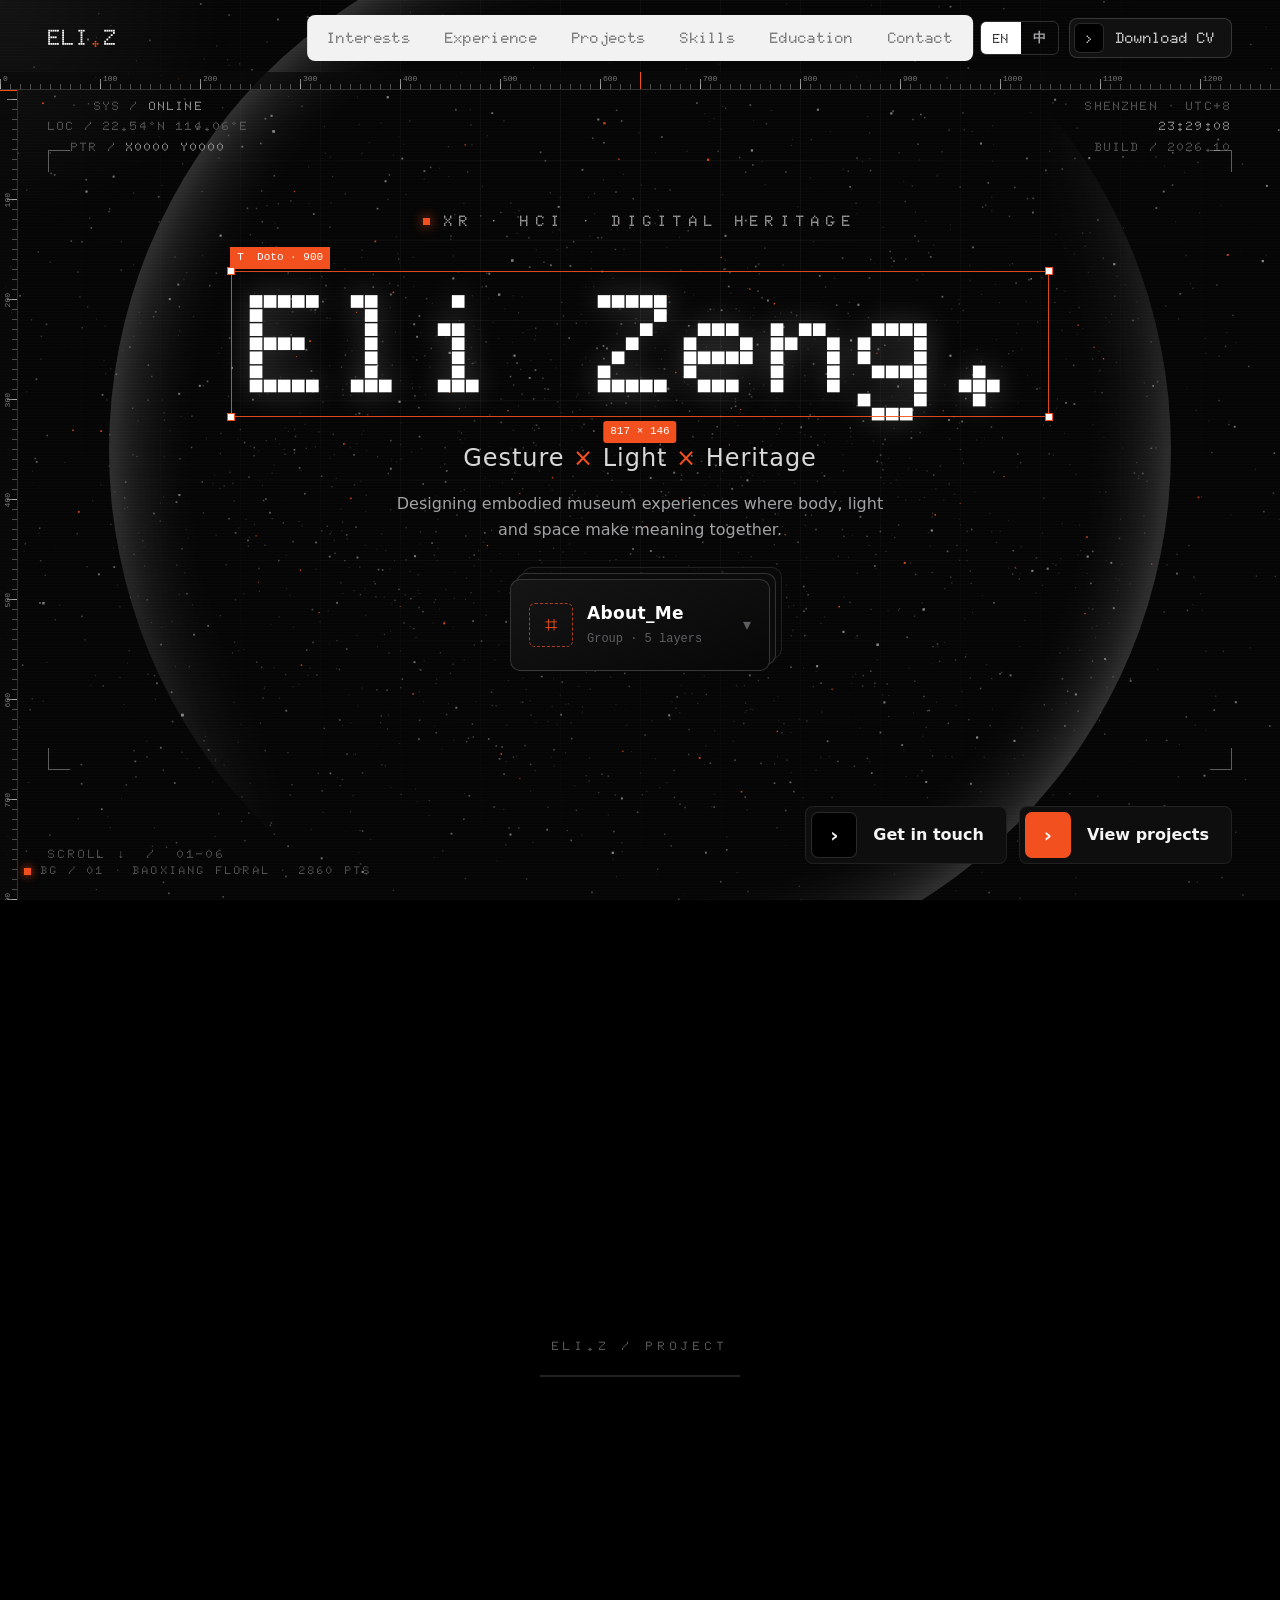
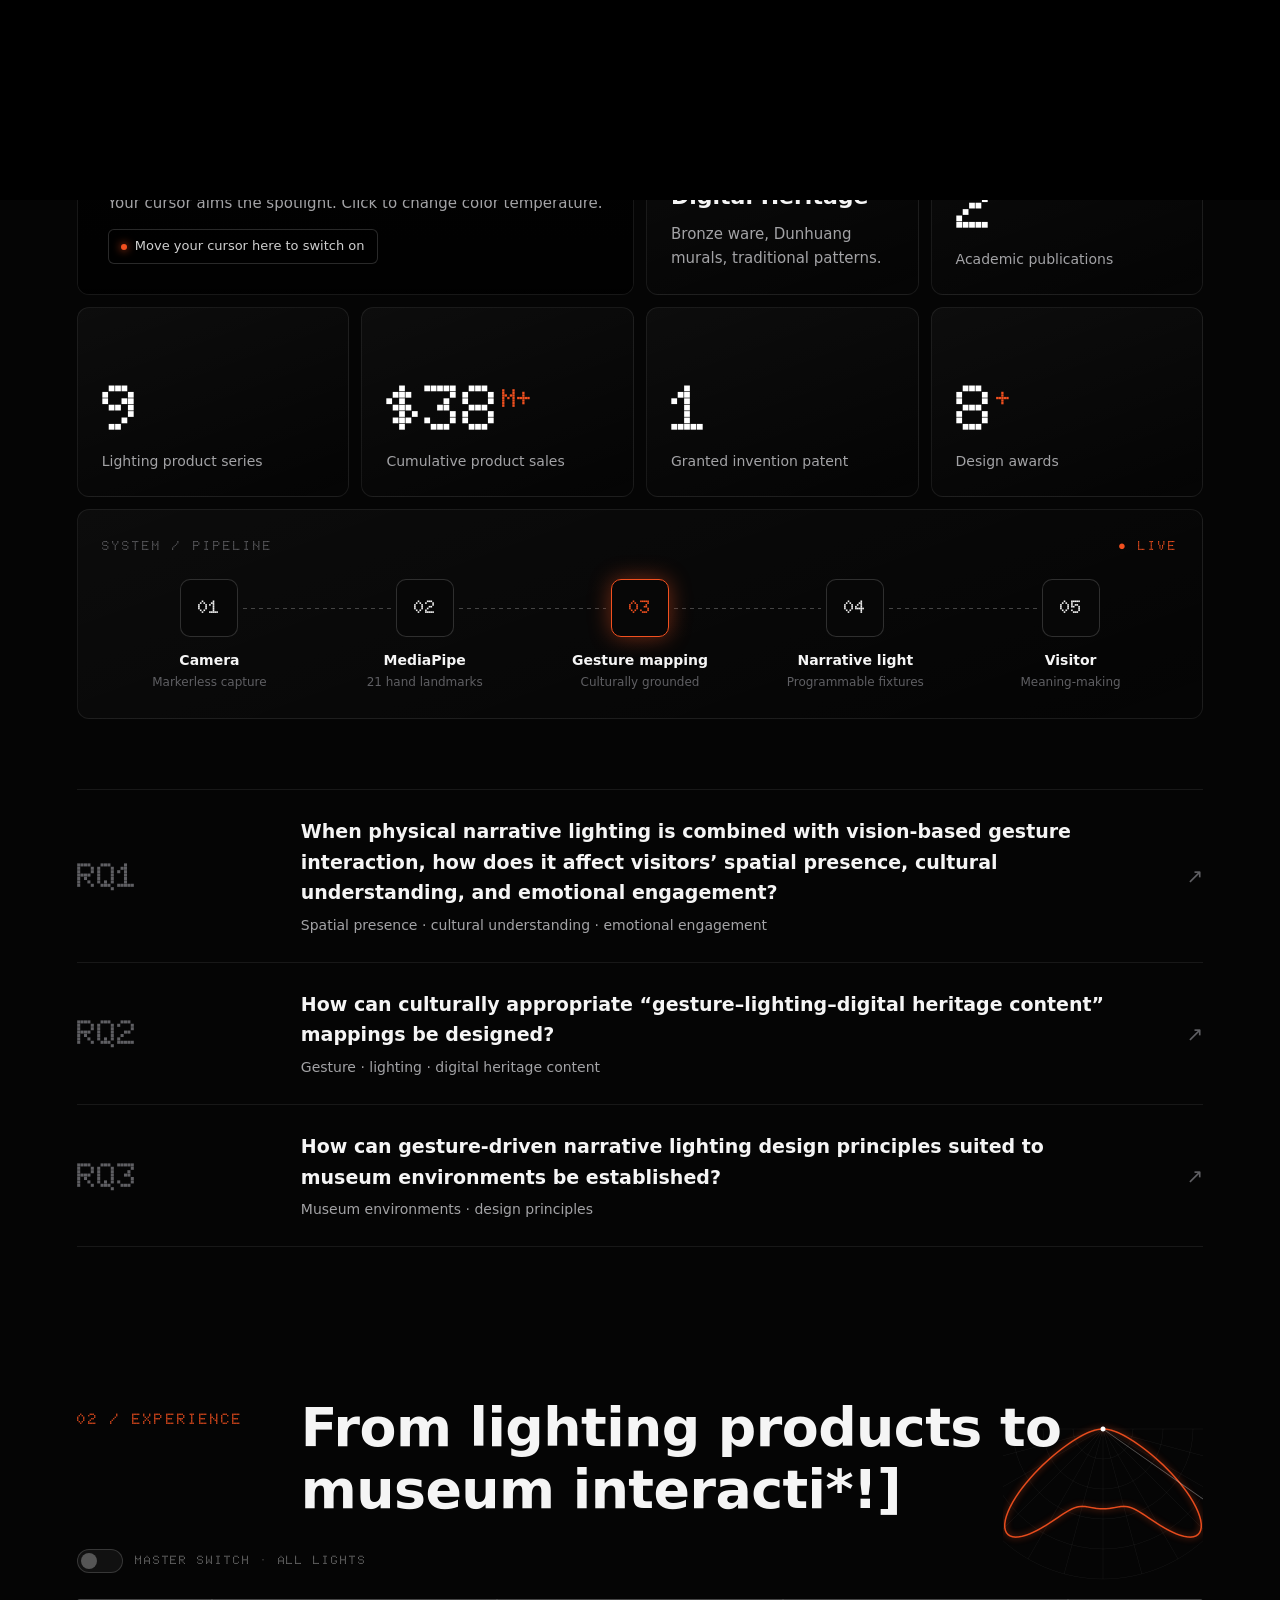
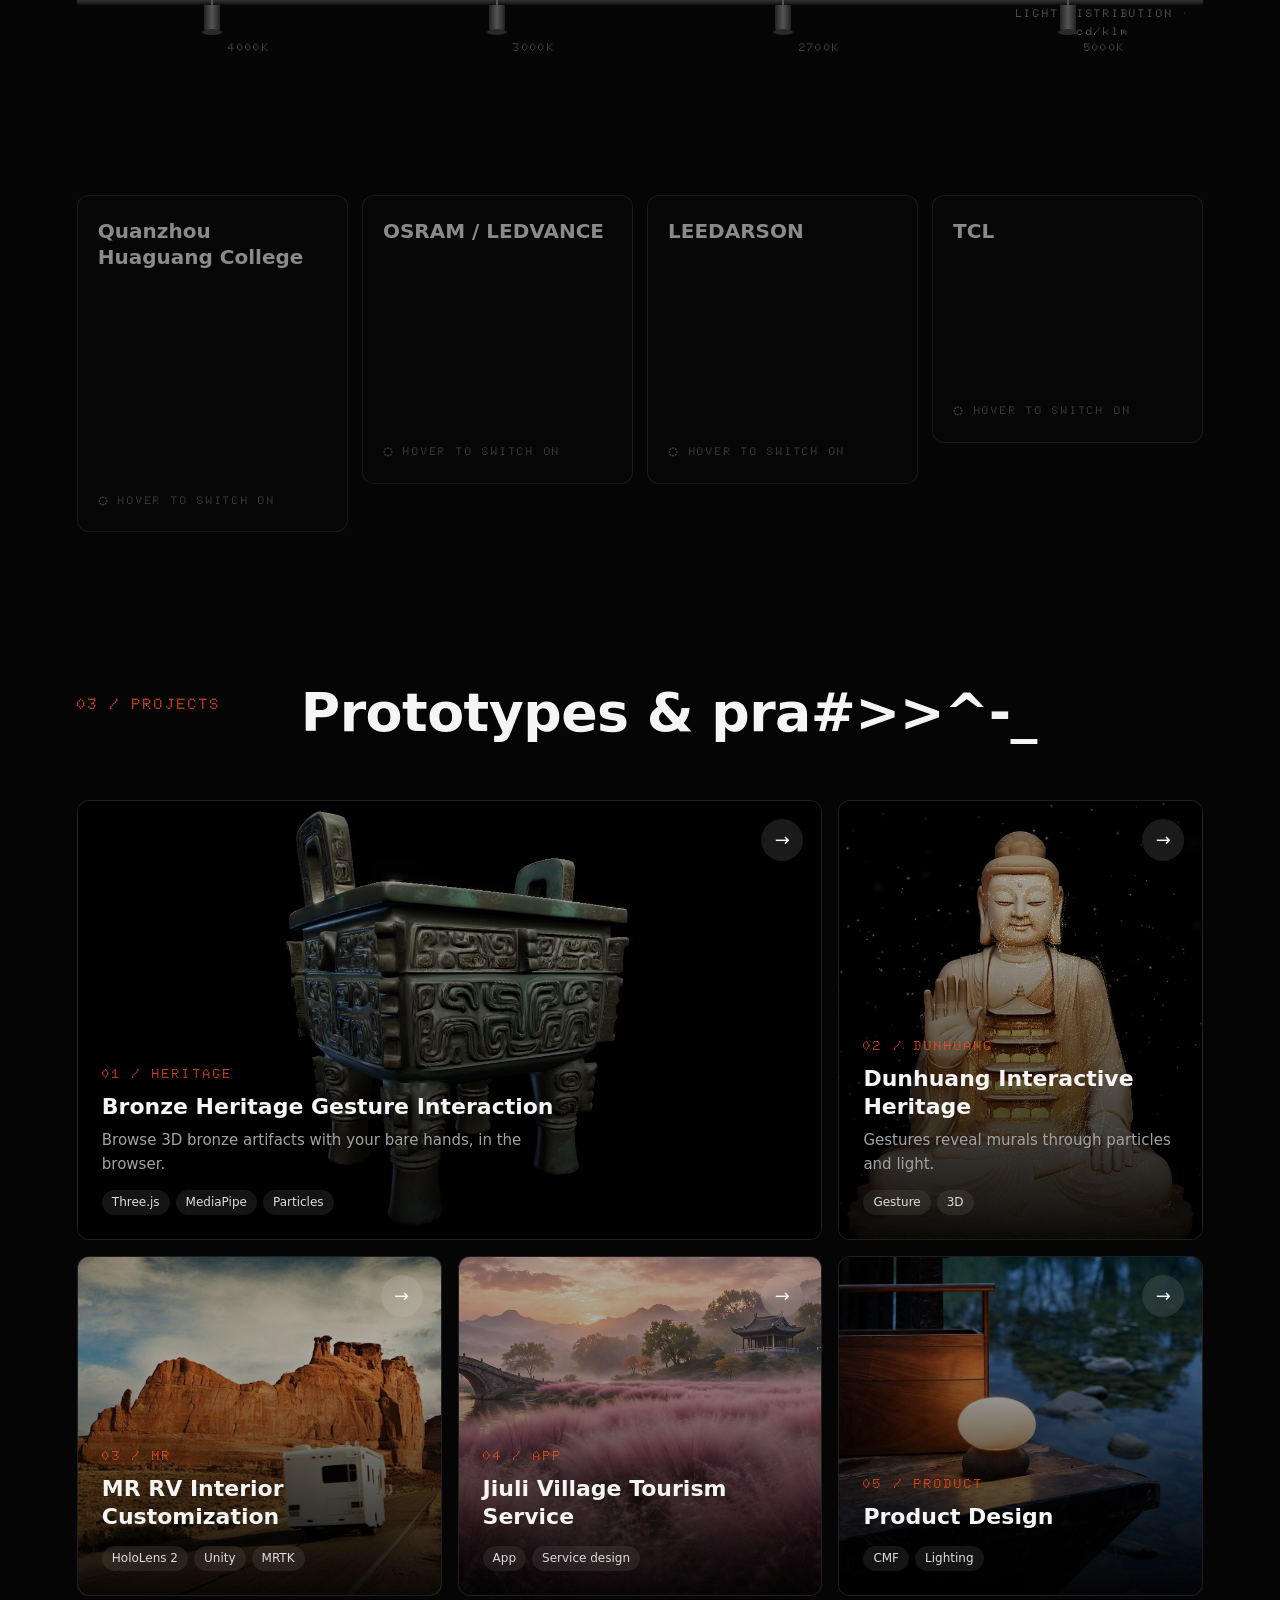
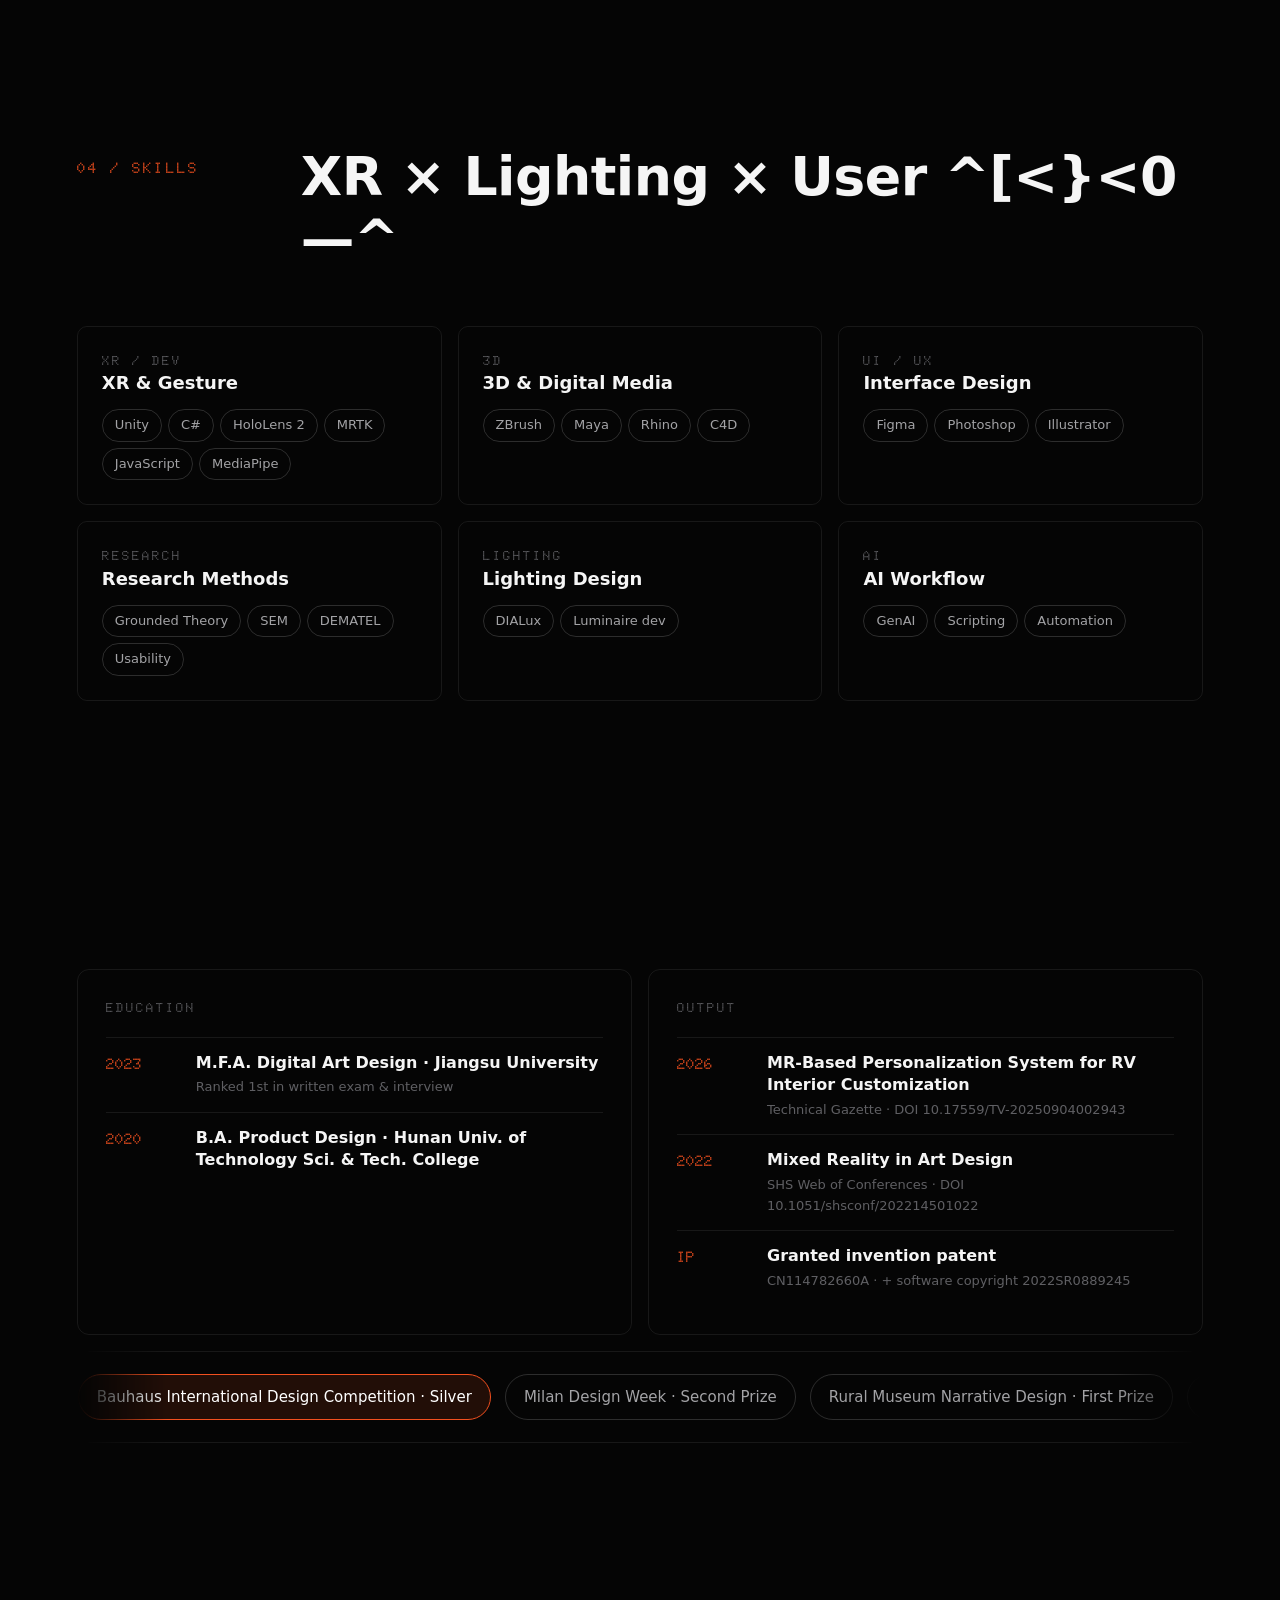
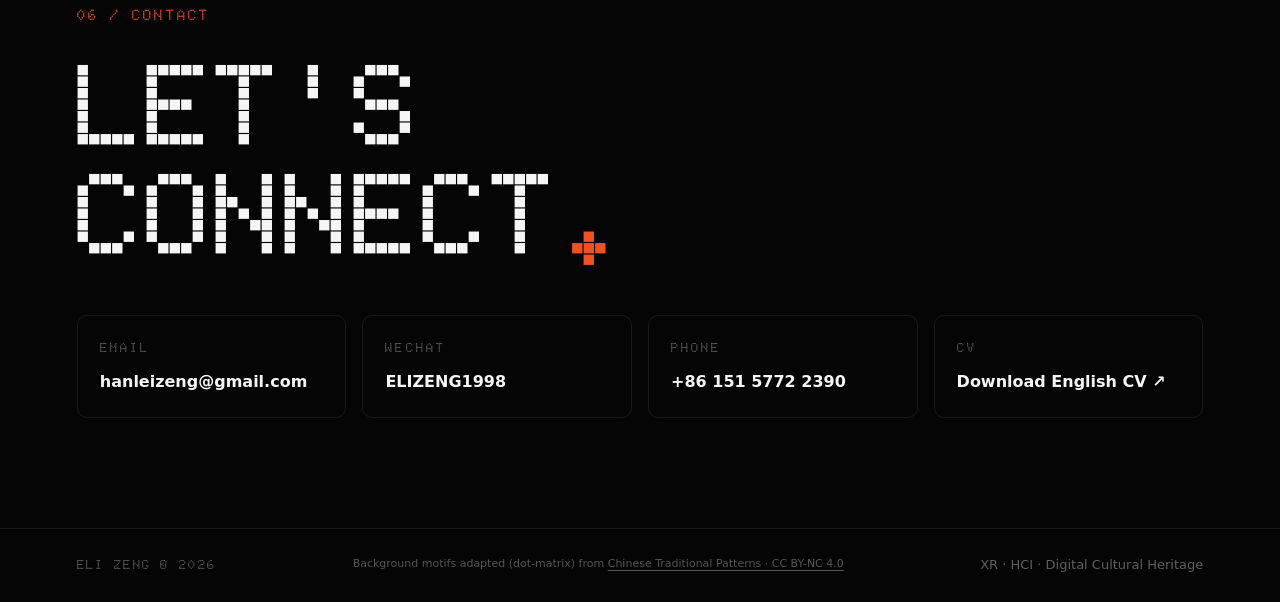
<file: v2/index.html>
<!doctype html>
<html lang="zh-CN">
<head>
<meta charset="utf-8">
<meta name="viewport" content="width=device-width,initial-scale=1,viewport-fit=cover">
<title>Eli Zeng 曾韩擂 — XR · HCI · Digital Heritage</title>
<meta name="description" content="Eli Zeng / 曾韩擂 — Designer exploring XR, HCI and Digital Cultural Heritage.">
<link rel="preconnect" href="https://fonts.googleapis.com">
<link rel="preconnect" href="https://fonts.gstatic.com" crossorigin>
<link href="https://fonts.googleapis.com/css2?family=Doto:wght@600;700;800;900&display=swap" rel="stylesheet">
<style>
:root{
  --bg:#050505;--panel:#0c0c0d;--line:rgba(255,255,255,.08);--line-2:rgba(255,255,255,.16);
  --t1:#f5f5f5;--t2:#a3a3a6;--t3:#5f5f63;
  --red:#f2501f;--red-glow:rgba(242,80,31,.45);
  --sans:"PingFang SC","PingFang TC","苹方-简","Helvetica Neue","Noto Sans SC","Microsoft YaHei",system-ui,sans-serif;
  --dot:"Doto",ui-monospace,monospace;
  --ease:cubic-bezier(.22,1,.36,1);
}
*{box-sizing:border-box;margin:0;padding:0}
html{scroll-behavior:smooth;background:var(--bg)}
body{font-family:var(--sans);background:var(--bg);color:var(--t1);line-height:1.6;-webkit-font-smoothing:antialiased;overflow-x:hidden}
a{color:inherit;text-decoration:none}
img{display:block;max-width:100%}

/* ---------- background layers ---------- */
#particles{position:fixed;inset:0;z-index:0;pointer-events:none}
.grid-bg{position:fixed;inset:0;z-index:0;pointer-events:none;
  background-image:linear-gradient(var(--line) 1px,transparent 1px),linear-gradient(90deg,var(--line) 1px,transparent 1px);
  background-size:80px 80px;mask-image:radial-gradient(ellipse at 50% 30%,#000 20%,transparent 75%);opacity:.55}
.scan{position:fixed;inset:0;z-index:1;pointer-events:none;background:repeating-linear-gradient(0deg,rgba(255,255,255,.018) 0 1px,transparent 1px 3px)}
.cursor-glow{position:fixed;width:520px;height:520px;border-radius:50%;pointer-events:none;z-index:1;
  background:radial-gradient(circle,rgba(255,255,255,.06),transparent 65%);transform:translate(-50%,-50%);transition:opacity .4s}
main,header,footer{position:relative;z-index:2}

/* ---------- header (Doto kept) ---------- */
.header{position:fixed;top:0;left:0;right:0;z-index:50;display:flex;align-items:center;justify-content:space-between;
  padding:18px clamp(18px,4vw,48px);transition:background .4s,backdrop-filter .4s,border-color .4s;border-bottom:1px solid transparent}
.header.scrolled{background:rgba(5,5,5,.72);backdrop-filter:blur(14px);border-color:var(--line)}
.brand{font-family:var(--dot);font-weight:800;font-size:22px;letter-spacing:.04em}
.brand b{color:var(--red)}
.nav{position:absolute;left:50%;transform:translateX(-50%);display:flex;gap:2px;padding:4px;border-radius:8px;background:#f2f2f2}
.nav a{font-family:var(--dot);font-weight:800;font-size:15px;letter-spacing:.02em;padding:7px 16px;border-radius:6px;color:#555;transition:color .3s,background .3s}
.nav a:hover{color:#000}
.nav a.active{color:#fff;background:#000}
.tools{display:flex;gap:10px;align-items:center}
.lang{display:flex;border:1px solid var(--line-2);border-radius:6px;overflow:hidden}
.lang button{font-family:var(--dot);font-weight:800;font-size:13px;background:none;border:0;color:var(--t2);padding:7px 12px;cursor:pointer}
.lang button.active{background:#fff;color:#000}
.cv-btn{display:flex;align-items:center;gap:12px;font-family:var(--dot);font-weight:800;font-size:15px;padding:4px 16px 4px 4px;border-radius:8px;background:#111;border:1px solid var(--line-2);color:#fff;transition:all .3s var(--ease)}
.cv-btn i{width:30px;height:30px;border-radius:6px;display:grid;place-items:center;background:#000;border:1px solid var(--line-2);font-style:normal;transition:background .3s}
.cv-btn:hover i{background:var(--red);border-color:var(--red)}
@media(max-width:980px){.nav{display:none}}

/* ---------- hero ---------- */
.hero{min-height:100vh;display:flex;flex-direction:column;align-items:center;justify-content:center;text-align:center;padding:120px clamp(20px,4vw,48px) 140px;position:relative;overflow:hidden}
.halo{position:absolute;left:50%;top:50%;width:min(118vh,96vw);aspect-ratio:1;transform:translate(-50%,-50%);border-radius:50%;pointer-events:none;
  box-shadow:0 0 60px 18px rgba(255,255,255,.35),inset 0 0 70px 14px rgba(255,255,255,.28);border:2px solid rgba(255,255,255,.55);filter:blur(10px);opacity:.75;
  -webkit-mask:conic-gradient(from 200deg,transparent 0 6%,#000 18% 40%,transparent 52% 58%,#000 70% 92%,transparent);mask:conic-gradient(from 200deg,transparent 0 6%,#000 18% 40%,transparent 52% 58%,#000 70% 92%,transparent);
  animation:haloSpin 40s linear infinite}
@keyframes haloSpin{to{transform:translate(-50%,-50%) rotate(360deg)}}
.hud{font-family:var(--dot);font-weight:800;font-size:15px;letter-spacing:.42em;color:#bdbdbd;margin-bottom:34px;display:flex;gap:14px;align-items:center}
.hud .dotlive{width:7px;height:7px;background:var(--red);box-shadow:0 0 12px var(--red);animation:pulse 1.6s infinite}
@keyframes pulse{50%{opacity:.25}}
.hero-name{font-family:var(--dot);font-weight:900;font-size:clamp(64px,11vw,176px);line-height:.95;letter-spacing:.02em;color:#fff;text-shadow:0 0 30px rgba(255,255,255,.25)}
.hero-role{margin-top:22px;font-size:clamp(18px,2vw,24px);font-weight:500;color:#d8d8d8;letter-spacing:.04em}
.hero-role .acc{color:var(--red)}
.hero-bottom{position:absolute;left:clamp(20px,4vw,48px);right:clamp(20px,4vw,48px);bottom:36px;display:flex;justify-content:space-between;align-items:flex-end;gap:20px;text-align:left}
.hero-sub{max-width:520px;color:var(--t2);font-size:16px;margin-top:14px}
.scroll-mini{font-family:var(--dot);font-weight:800;font-size:12px;letter-spacing:.24em;color:#666}
.btn-sq{display:inline-flex;align-items:center;gap:16px;padding:5px 22px 5px 5px;border-radius:8px;background:#0e0e0e;border:1px solid var(--line);font-size:16px;font-weight:600;transition:all .35s var(--ease)}
.btn-sq i{width:46px;height:46px;border-radius:7px;display:grid;place-items:center;background:var(--red);font-style:normal;font-size:20px;transition:transform .35s var(--ease)}
.btn-sq:hover{border-color:var(--red);box-shadow:0 0 30px var(--red-glow)}
.btn-sq:hover i{transform:translateX(3px)}
.btn-sq.ghost i{background:#000;border:1px solid var(--line-2)}
.hero-cta{display:flex;gap:12px;flex-wrap:wrap}
@media(max-width:760px){.hero-bottom{flex-direction:column;align-items:flex-start}}

/* ---------- splash ---------- */
#splash{position:fixed;inset:0;z-index:100;background:#000;display:grid;place-items:center;transition:opacity .8s var(--ease),visibility .8s}
#splash.done{opacity:0;visibility:hidden}
#splash .pct{font-family:var(--dot);font-weight:900;font-size:clamp(70px,12vw,160px);color:#fff}
#splash .lbl{font-family:var(--dot);font-weight:800;font-size:14px;letter-spacing:.4em;color:#777;margin-top:10px;text-align:center}
#splash .bar{width:220px;height:2px;background:#222;margin:22px auto 0;overflow:hidden}
#splash .bar i{display:block;height:100%;width:0;background:var(--red)}

/* ---------- bento ---------- */
.bento{display:grid;grid-template-columns:repeat(4,1fr);grid-auto-rows:minmax(190px,auto);gap:12px}
.tile{position:relative;border:1px solid var(--line);border-radius:12px;background:linear-gradient(160deg,rgba(255,255,255,.035),rgba(255,255,255,0));padding:24px;overflow:hidden}
.tile.big{grid-column:span 2;grid-row:span 2;display:flex;align-items:flex-end;isolation:isolate;padding:30px}
.tile.big img{position:absolute;inset:0;width:100%;height:100%;object-fit:cover;z-index:-2;filter:grayscale(.6) brightness(.6);transform:scale(1.03);transition:transform 1.2s var(--ease),filter .8s}
.tile.big::after{content:"";position:absolute;inset:0;z-index:-1;background:linear-gradient(180deg,transparent 35%,rgba(0,0,0,.9))}
.tile.big:hover img{transform:scale(1.09);filter:grayscale(0) brightness(.75)}
.tile .h2{font-family:var(--sans);font-size:clamp(28px,3vw,40px);font-weight:600;margin:10px 0 8px;line-height:1.15}
.tile.big .kicker{color:var(--red)}
.stat{display:flex;flex-direction:column;justify-content:flex-end}
.stat::after{content:"";position:absolute;left:0;bottom:0;height:2px;width:0;background:var(--red);transition:width .8s var(--ease)}
.stat:hover::after{width:100%}
.stat-num{font-family:var(--dot);font-weight:900;font-size:clamp(46px,5vw,72px);line-height:1;color:#fff}
.stat-num sup{font-size:.4em;color:var(--red);margin-left:2px}
.stat-label{margin-top:10px;font-size:14px;color:var(--t2)}
.bento .stat:nth-last-child(5){grid-column:4}
@media(max-width:900px){.bento{grid-template-columns:1fr 1fr}.tile.big{grid-column:span 2}.bento .stat:nth-last-child(5){grid-column:auto}}

/* ---------- sections ---------- */
.section{padding:clamp(90px,12vw,150px) clamp(20px,6vw,96px) 0}
.sec-head{display:grid;grid-template-columns:200px 1fr;gap:24px;align-items:start;margin-bottom:56px}
.sec-idx{font-family:var(--dot);font-weight:800;font-size:15px;letter-spacing:.14em;color:var(--red);padding-top:10px}
.sec-title{font-size:clamp(30px,4.2vw,54px);font-weight:600;line-height:1.15;letter-spacing:-.01em}
.sec-lead{margin-top:16px;color:var(--t2);font-size:17px;max-width:640px}
@media(max-width:760px){.sec-head{grid-template-columns:1fr;gap:8px}}

/* type hierarchy tokens */
.kicker{font-family:var(--dot);font-weight:800;font-size:13px;letter-spacing:.16em;color:var(--t3)}
.h3{font-size:22px;font-weight:600;line-height:1.3}
.body{font-size:15px;color:var(--t2)}
.meta{font-size:13px;color:var(--t3)}
.hl{color:#fff;background:linear-gradient(transparent 62%,rgba(242,80,31,.4) 62%)}

/* research cards */
.cards3{display:grid;grid-template-columns:repeat(3,1fr);gap:16px}
.rcard{position:relative;border:1px solid var(--line);border-radius:12px;background:linear-gradient(160deg,rgba(255,255,255,.035),rgba(255,255,255,0));overflow:hidden;transition:border-color .4s,transform .5s var(--ease)}
.rcard::before{content:"";position:absolute;inset:-1px;border-radius:inherit;padding:1px;background:conic-gradient(from var(--a,0deg),transparent 70%,var(--red) 85%,transparent 100%);
  -webkit-mask:linear-gradient(#000 0 0) content-box,linear-gradient(#000 0 0);-webkit-mask-composite:xor;mask-composite:exclude;opacity:0;transition:opacity .4s}
.rcard:hover{transform:translateY(-6px);border-color:transparent}
.rcard:hover::before{opacity:1;animation:spin 3s linear infinite}
@property --a{syntax:"<angle>";inherits:false;initial-value:0deg}
@keyframes spin{to{--a:360deg}}
.rcard .icon{width:46px;height:46px;border-radius:12px;display:grid;place-items:center;border:1px solid var(--line-2);margin-bottom:26px;font-family:var(--dot);font-weight:900;color:var(--red);font-size:16px}
.rcard .h3{margin:8px 0 10px}
@media(max-width:900px){.cards3{grid-template-columns:1fr}}

.rq{margin-top:70px;border-top:1px solid var(--line)}
.rq-item{display:grid;grid-template-columns:200px 1fr 40px;gap:24px;padding:26px 0;border-bottom:1px solid var(--line);align-items:center;transition:padding .4s var(--ease)}
.rq-item:hover{padding-left:12px}
.rq-item:hover .rq-n{color:var(--red)}
.rq-n{font-family:var(--dot);font-weight:900;font-size:34px;color:var(--t3);transition:color .3s}
.rq-q{font-size:19px;font-weight:600}
.rq-q small{display:block;margin-top:6px;font-size:14px;font-weight:400;color:var(--t2)}
.rq-arrow{color:var(--t3);font-size:20px;text-align:right}
@media(max-width:760px){.rq-item{grid-template-columns:56px 1fr}.rq-arrow{display:none}}

/* experience timeline */
.timeline{position:relative;margin-left:200px;border-left:1px solid var(--line-2)}
.timeline .prog{position:absolute;left:-1px;top:0;width:1px;height:0;background:var(--red);box-shadow:0 0 10px var(--red)}
.job{position:relative;padding:0 0 46px 40px}
.job::before{content:"";position:absolute;left:-6px;top:8px;width:11px;height:11px;border-radius:50%;background:var(--bg);border:1px solid var(--line-2);transition:all .4s}
.job.on::before{background:var(--red);border-color:var(--red);box-shadow:0 0 14px var(--red)}
.job-top{display:flex;flex-wrap:wrap;gap:6px 16px;align-items:baseline}
.job-co{font-size:22px;font-weight:600}
.job-role{font-size:15px;color:var(--t2)}
.job-time{font-family:var(--dot);font-weight:800;font-size:14px;letter-spacing:.06em;color:var(--t3);margin-bottom:8px}
.job-kpi{margin-top:12px;display:flex;flex-wrap:wrap;gap:8px}
.chip{font-size:13px;padding:5px 12px;border-radius:999px;border:1px solid var(--line-2);color:var(--t2)}
.chip.red{border-color:rgba(242,80,31,.5);color:#ffb3ae;background:rgba(242,80,31,.08)}
@media(max-width:760px){.timeline{margin-left:6px}}

/* projects */
.proj-grid{display:grid;grid-template-columns:repeat(6,1fr);gap:16px}
.proj{position:relative;border-radius:12px;overflow:hidden;border:1px solid var(--line);background:var(--panel);min-height:340px;display:flex;flex-direction:column;justify-content:flex-end;isolation:isolate;transform-style:preserve-3d;transition:transform .2s ease-out,border-color .4s}
.proj:nth-child(1){grid-column:span 4;min-height:440px}
.proj:nth-child(2){grid-column:span 2;min-height:440px}
.proj:nth-child(3),.proj:nth-child(4),.proj:nth-child(5){grid-column:span 2}
.proj img{position:absolute;inset:0;width:100%;height:100%;object-fit:cover;z-index:-2;transform:scale(1.04);transition:transform 1s var(--ease),filter .6s;filter:saturate(.85) brightness(.7)}
.proj::after{content:"";position:absolute;inset:0;z-index:-1;background:linear-gradient(180deg,transparent 30%,rgba(0,0,0,.92))}
.proj:hover{border-color:rgba(242,80,31,.6)}
.proj:hover img{transform:scale(1.1);filter:saturate(1.05) brightness(.85)}
.proj-body{padding:24px}
.proj .kicker{color:var(--red)}
.proj .h3{margin:8px 0 6px}
.proj .body{max-width:440px}
.proj .tags{margin-top:14px;display:flex;flex-wrap:wrap;gap:6px}
.proj .tags span{font-size:12px;padding:3px 10px;border-radius:999px;background:rgba(255,255,255,.08);color:#ddd;backdrop-filter:blur(6px)}
.proj .go{position:absolute;top:18px;right:18px;width:42px;height:42px;border-radius:50%;display:grid;place-items:center;background:rgba(255,255,255,.1);backdrop-filter:blur(8px);font-size:18px;transition:all .4s var(--ease)}
.proj:hover .go{background:var(--red);transform:rotate(-45deg)}
@media(max-width:900px){.proj-grid{grid-template-columns:1fr}.proj:nth-child(n){grid-column:auto;min-height:340px}}

/* skills */
.skills{display:grid;grid-template-columns:repeat(3,1fr);gap:16px}
.skill{padding:24px;border:1px solid var(--line);border-radius:10px;transition:background .4s}
.skill:hover{background:rgba(255,255,255,.03)}
.skill .h3{font-size:18px;margin-bottom:14px}
.skill .tags{display:flex;flex-wrap:wrap;gap:6px}
@media(max-width:900px){.skills{grid-template-columns:1fr}}

/* education & output */
.two{display:grid;grid-template-columns:1fr 1fr;gap:16px}
.box{padding:28px;border:1px solid var(--line);border-radius:12px}
.box .kicker{margin-bottom:18px}
.row{display:grid;grid-template-columns:76px 1fr;gap:14px;padding:14px 0;border-top:1px solid var(--line)}
.row:first-of-type{border-top:0}
.row .y{font-family:var(--dot);font-weight:800;font-size:15px;color:var(--red)}
.row .t{font-size:16px;font-weight:600;line-height:1.4}
.row .m{font-size:13px;color:var(--t3);margin-top:3px}
@media(max-width:900px){.two{grid-template-columns:1fr}}
.marquee{margin-top:16px;border:1px solid var(--line);border-radius:12px;overflow:hidden;padding:22px 0;mask-image:linear-gradient(90deg,transparent,#000 8%,#000 92%,transparent)}
.marquee-track{display:flex;gap:14px;width:max-content;animation:marq 40s linear infinite}
.marquee:hover .marquee-track{animation-play-state:paused}
@keyframes marq{to{transform:translateX(-50%)}}
.award{white-space:nowrap;font-size:15px;padding:10px 18px;border-radius:999px;border:1px solid var(--line-2);color:var(--t2)}
.award.gold{color:#fff;border-color:var(--red);background:rgba(242,80,31,.12)}

/* contact */
.contact{padding-bottom:110px}
.contact-big{font-family:var(--dot);font-weight:900;font-size:clamp(54px,9vw,140px);line-height:.95}
.contact-big span{color:var(--red)}
.contact-grid{margin-top:46px;display:grid;grid-template-columns:repeat(4,1fr);gap:16px}
.cbox{padding:22px;border:1px solid var(--line);border-radius:10px;transition:all .4s var(--ease)}
.cbox:hover{border-color:var(--red);transform:translateY(-4px)}
.cbox .kicker{margin-bottom:10px}
.cbox .v{font-size:16px;font-weight:600;word-break:break-all}
@media(max-width:900px){.contact-grid{grid-template-columns:1fr 1fr}}
footer{border-top:1px solid var(--line);padding:26px clamp(20px,6vw,96px);display:flex;justify-content:space-between;color:var(--t3);font-size:13px}
footer .d{font-family:var(--dot);font-weight:800;letter-spacing:.1em}


/* ---------- hero HUD ---------- */
.hud-corner{position:absolute;font-family:var(--dot);font-weight:800;font-size:12px;letter-spacing:.18em;color:#6d6d6d;line-height:1.7;pointer-events:none}
.hud-corner.tl{top:96px;left:clamp(20px,4vw,48px)}
.hud-corner.tr{top:96px;right:clamp(20px,4vw,48px);text-align:right}
.hud-corner b{color:#bbb;font-weight:800}
.bracket{position:absolute;width:22px;height:22px;border-color:rgba(255,255,255,.35);border-style:solid;pointer-events:none}
.bracket.a{top:150px;left:clamp(20px,4vw,48px);border-width:1px 0 0 1px}.bracket.b{top:150px;right:clamp(20px,4vw,48px);border-width:1px 1px 0 0}
.bracket.c{bottom:130px;left:clamp(20px,4vw,48px);border-width:0 0 1px 1px}.bracket.d{bottom:130px;right:clamp(20px,4vw,48px);border-width:0 1px 1px 0}
@media(max-width:760px){.hud-corner,.bracket{display:none}}

/* ---------- tech marquee ---------- */
.ticker{position:relative;z-index:2;border-top:1px solid var(--line);border-bottom:1px solid var(--line);overflow:hidden;padding:14px 0;background:rgba(0,0,0,.5)}
.ticker-track{display:flex;gap:40px;width:max-content;animation:marq 38s linear infinite;font-family:var(--dot);font-weight:800;font-size:16px;letter-spacing:.2em;color:#777;white-space:nowrap}
.ticker-track span::before{content:"◆";color:var(--red);margin-right:40px;font-size:10px;vertical-align:2px}

/* ---------- light field demo ---------- */
.tile.demo{padding:0;cursor:crosshair;background:#030303}
.tile.demo canvas{position:absolute;inset:0;width:100%;height:100%;z-index:-2}
.tile.demo::after{background:linear-gradient(180deg,transparent 55%,rgba(0,0,0,.85))}
.tile.demo .tile-in{padding:30px;pointer-events:none}
.demo-hud{position:absolute;top:18px;left:20px;right:20px;display:flex;justify-content:space-between;font-family:var(--dot);font-weight:800;font-size:12px;letter-spacing:.16em;color:#777;pointer-events:none}
.demo-hud b{color:var(--red)}
.demo-hint{display:inline-flex;align-items:center;gap:8px;margin-top:14px;font-size:13px;color:#cfcfcf;padding:6px 12px;border:1px solid var(--line-2);border-radius:6px;background:rgba(0,0,0,.4)}
.demo-hint i{width:6px;height:6px;background:var(--red);border-radius:50%;box-shadow:0 0 8px var(--red);animation:pulse 1.2s infinite}

/* ---------- pipeline ---------- */
.pipe{margin-top:12px;border:1px solid var(--line);border-radius:12px;padding:26px 24px;background:linear-gradient(160deg,rgba(255,255,255,.03),transparent)}
.pipe-head{display:flex;justify-content:space-between;margin-bottom:22px}
.pipe-row{display:grid;grid-template-columns:repeat(5,1fr);gap:0;position:relative}
.node{position:relative;text-align:center;padding:0 6px}
.node .nb{width:58px;height:58px;margin:0 auto 12px;border:1px solid var(--line-2);border-radius:10px;display:grid;place-items:center;font-family:var(--dot);font-weight:900;font-size:18px;background:#070707;position:relative;z-index:2;transition:border-color .3s,box-shadow .3s}
.node.lit .nb{border-color:var(--red);box-shadow:0 0 22px var(--red-glow);color:var(--red)}
.node .nt{font-size:14px;font-weight:600}
.node .nm{font-size:12px;color:var(--t3);margin-top:2px}
.node:not(:last-child)::after{content:"";position:absolute;top:29px;left:calc(50% + 34px);right:calc(-50% + 34px);height:1px;background:repeating-linear-gradient(90deg,#444 0 4px,transparent 4px 8px)}
.packet{position:absolute;top:26px;width:7px;height:7px;border-radius:50%;background:var(--red);box-shadow:0 0 12px var(--red),0 0 4px #fff;z-index:3}
@media(max-width:760px){.pipe-row{grid-template-columns:1fr 1fr;row-gap:24px}.node::after,.packet{display:none}}

/* ---------- experience: track lighting ---------- */
.exp-wrap{position:relative}
.polar{position:absolute;right:0;top:-150px;width:200px;height:200px}
.polar-cap{position:absolute;right:0;top:56px;width:200px;text-align:center;font-family:var(--dot);font-weight:800;font-size:11px;letter-spacing:.16em;color:#666}
@media(max-width:1000px){.polar,.polar-cap{display:none}}
.rail{height:6px;border-radius:3px;background:linear-gradient(180deg,#3a3a3a,#111);box-shadow:0 1px 0 rgba(255,255,255,.08) inset;margin-bottom:0;position:relative}
.jobs{display:grid;grid-template-columns:repeat(4,1fr);gap:14px}
.job2{position:relative;padding-top:190px;--cct:255,214,170}
.job2[data-cct="2700"]{--cct:255,170,95}.job2[data-cct="3000"]{--cct:255,190,130}.job2[data-cct="4000"]{--cct:255,226,190}.job2[data-cct="5000"]{--cct:228,236,255}
.lamp{position:absolute;top:0;left:50%;transform:translateX(-50%);width:16px;height:26px;background:linear-gradient(90deg,#222,#555,#222);border-radius:0 0 3px 3px}
.lamp::before{content:"";position:absolute;top:-6px;left:50%;width:2px;height:6px;background:#555;transform:translateX(-50%)}
.lamp::after{content:"";position:absolute;bottom:-4px;left:50%;transform:translateX(-50%);width:20px;height:6px;border-radius:50%;background:#2a2a2a;transition:background .3s,box-shadow .3s}
.job2.on .lamp::after{background:rgb(var(--cct));box-shadow:0 0 14px 4px rgba(var(--cct),.9),0 0 40px 10px rgba(var(--cct),.35)}
.cct{position:absolute;top:34px;left:calc(50% + 16px);font-family:var(--dot);font-weight:800;font-size:11px;letter-spacing:.12em;color:#555;transition:color .4s}
.job2.on .cct{color:rgb(var(--cct))}
.beam{position:absolute;top:26px;left:50%;transform:translateX(-50%);width:120%;height:calc(100% - 26px);pointer-events:none;opacity:0;
  clip-path:polygon(46% 0,54% 0,100% 100%,0 100%);background:linear-gradient(180deg,rgba(var(--cct),.42),rgba(var(--cct),.10) 55%,rgba(var(--cct),0));filter:blur(6px);transition:opacity .5s}
.job2.on .beam{animation:lightOn 1.1s steps(1) forwards}
.job2.on:hover .beam{opacity:1!important;filter:blur(4px) brightness(1.35)}
@keyframes lightOn{0%{opacity:.0}10%{opacity:.85}18%{opacity:.1}30%{opacity:.9}38%{opacity:.25}50%,100%{opacity:.85}}
.job-card{position:relative;border:1px solid var(--line);border-radius:12px;padding:22px 20px;background:rgba(8,8,8,.7);min-height:230px;transition:border-color .6s,box-shadow .6s;opacity:.4;transition:opacity .8s,border-color .6s,box-shadow .6s}
.job2.on .job-card{opacity:1;border-color:rgba(var(--cct),.35);box-shadow:0 -30px 60px -30px rgba(var(--cct),.5) inset}
.job-card::before{content:"";position:absolute;left:10%;right:10%;top:-1px;height:1px;background:linear-gradient(90deg,transparent,rgba(var(--cct),.9),transparent);opacity:0;transition:opacity .8s}
.job2.on .job-card::before{opacity:1}
.job-card .job-co{font-size:20px;font-weight:600;line-height:1.3}
.job-card .job-role{font-size:14px;color:var(--t2);margin-top:4px}
.job-card .reveal{margin-top:10px}
.job-card .reveal .job-time{margin-bottom:4px}
@media(max-width:1000px){.jobs{grid-template-columns:1fr 1fr}.rail{display:none}.job2{padding-top:170px}}
@media(max-width:600px){.jobs{grid-template-columns:1fr}}


/* ---------- design-software chrome: rulers, guides, selection ---------- */
.ruler-x,.ruler-y{position:absolute;z-index:3;pointer-events:none;background-color:rgba(10,10,10,.75)}
.ruler-x{top:72px;left:0;right:0;height:18px;border-bottom:1px solid var(--line-2);
  background-image:repeating-linear-gradient(90deg,rgba(255,255,255,.28) 0 1px,transparent 1px 10px),repeating-linear-gradient(90deg,rgba(255,255,255,.5) 0 1px,transparent 1px 100px);
  background-size:100% 5px,100% 10px;background-repeat:no-repeat;background-position:0 100%,0 100%}
.ruler-y{top:90px;left:0;bottom:0;width:18px;border-right:1px solid var(--line-2);
  background-image:repeating-linear-gradient(0deg,rgba(255,255,255,.28) 0 1px,transparent 1px 10px),repeating-linear-gradient(0deg,rgba(255,255,255,.5) 0 1px,transparent 1px 100px);
  background-size:5px 100%,10px 100%;background-repeat:no-repeat;background-position:100% 0,100% 0}
.ruler-x span,.ruler-y span{position:absolute;font-family:ui-monospace,monospace;font-size:8px;color:#777}
.ruler-x span{top:1px}.ruler-y span{left:2px;writing-mode:vertical-rl;transform:rotate(180deg)}
.rmark{position:absolute;background:var(--red)}
.ruler-x .rmark{top:0;bottom:0;width:1px}.ruler-y .rmark{left:0;right:0;height:1px}
.guide{position:absolute;z-index:2;pointer-events:none;opacity:0;transition:opacity .3s}
.guide.gx{left:18px;right:0;height:0;border-top:1px dashed rgba(242,80,31,.35)}
.guide.gy{top:90px;bottom:0;width:0;border-left:1px dashed rgba(242,80,31,.35)}
.hero:hover .guide{opacity:1}
.selbox{position:relative;padding:6px 18px;margin-top:4px}
.selbox::before{content:"";position:absolute;inset:0;border:1px solid var(--red);opacity:.0;transition:opacity .3s}
.selbox:hover::before,.selbox.on::before{opacity:.9}
.h{position:absolute;width:8px;height:8px;background:#fff;border:1px solid var(--red);opacity:0;transition:opacity .3s}
.selbox .h{opacity:0}.selbox:hover .h,.selbox.on .h{opacity:1}
.h.tl{left:-4px;top:-4px}.h.tr{right:-4px;top:-4px}.h.bl{left:-4px;bottom:-4px}.h.br{right:-4px;bottom:-4px}
.sel-tag{position:absolute;left:-1px;top:-24px;font-family:ui-monospace,monospace;font-size:11px;background:var(--red);color:#fff;padding:2px 7px;opacity:0;transition:opacity .3s;white-space:nowrap}
.sel-dim{position:absolute;left:50%;bottom:-26px;transform:translateX(-50%);font-family:ui-monospace,monospace;font-size:11px;background:var(--red);color:#fff;padding:2px 7px;border-radius:3px;opacity:0;transition:opacity .3s;white-space:nowrap}
.selbox:hover .sel-tag,.selbox:hover .sel-dim,.selbox.on .sel-tag,.selbox.on .sel-dim{opacity:1}
@media(max-width:760px){.ruler-x,.ruler-y,.guide{display:none}}
/* global inspector (hover any block) */
.inspect{position:fixed;z-index:60;pointer-events:none;border:1px solid var(--red);opacity:0;transition:opacity .2s,left .18s var(--ease),top .18s var(--ease),width .18s var(--ease),height .18s var(--ease)}
.inspect.show{opacity:1}
.inspect .h{opacity:1}
.inspect .lbl{position:absolute;left:-1px;top:-21px;font-family:ui-monospace,monospace;font-size:10.5px;background:var(--red);color:#fff;padding:2px 6px;white-space:nowrap}
.inspect .dim{position:absolute;left:50%;bottom:-22px;transform:translateX(-50%);font-family:ui-monospace,monospace;font-size:10.5px;background:var(--red);color:#fff;padding:2px 6px;border-radius:3px;white-space:nowrap}

/* ---------- About me: layer group (same interaction as the old folder) ---------- */
.lg{position:relative;margin-top:36px;width:260px;height:92px;user-select:none;-webkit-user-select:none;touch-action:pan-y;z-index:6}
.lg-items{position:absolute;left:50%;top:0;width:0;height:0;z-index:5}
.lg-pad{position:absolute;pointer-events:none}
.lg.open .lg-pad{pointer-events:auto}
.lg-card{position:absolute;inset:0;background:none;border:0;padding:0;cursor:pointer;font:inherit;color:#fff}
.lg-ghost{position:absolute;inset:0;border:1px solid var(--line-2);border-radius:10px;background:#0b0b0b;transition:transform .5s cubic-bezier(.34,1.6,.64,1)}
.lg-ghost.g1{transform:translate(6px,-6px)}.lg-ghost.g2{transform:translate(12px,-12px);opacity:.6}
.lg.open .lg-ghost.g1{transform:translate(10px,-14px) rotate(3deg)}.lg.open .lg-ghost.g2{transform:translate(20px,-26px) rotate(6deg)}
.lg-frame{position:absolute;inset:0;display:flex;align-items:center;gap:14px;padding:0 18px;border:1px solid var(--line-2);border-radius:10px;background:linear-gradient(160deg,#151515,#070707);transition:border-color .3s,box-shadow .3s}
.lg-frame .h{opacity:0}
.lg:hover .lg-frame,.lg.open .lg-frame{border-color:var(--red);box-shadow:0 0 30px var(--red-glow)}
.lg:hover .lg-frame .h,.lg.open .lg-frame .h{opacity:1}
.lg-ico{width:44px;height:44px;flex:none;display:grid;place-items:center;border:1px dashed rgba(242,80,31,.7);border-radius:6px;color:var(--red);font-size:22px}
.lg-txt{display:flex;flex-direction:column;align-items:flex-start;text-align:left}
.lg-name{font-size:17px;font-weight:600;letter-spacing:.02em}
.lg-sub{font-size:12px;color:var(--t3);margin-top:2px;font-family:ui-monospace,monospace}
.lg-chev{margin-left:auto;color:var(--t3);transition:transform .4s var(--ease)}
.lg.open .lg-chev{transform:rotate(180deg);color:var(--red)}
.lg-pill{position:absolute;left:0;top:0;display:inline-flex;align-items:center;gap:8px;white-space:nowrap;padding:10px 16px 10px 12px;border-radius:8px;
  background:rgba(14,14,14,.92);backdrop-filter:blur(8px);border:1px solid var(--line-2);color:#fff;font:600 14px/1 var(--sans);cursor:grab;touch-action:none;
  box-shadow:0 12px 30px rgba(0,0,0,.6),0 0 18px rgba(242,80,31,.12);opacity:0;pointer-events:none;
  transform:translate(-50%,-50%) translate(0px,40px) scale(.4);transition:transform .52s cubic-bezier(.34,1.57,.64,1) calc(var(--i)*45ms),opacity .22s ease calc(var(--i)*45ms)}
.lg-pill b{font:700 10px/1 ui-monospace,monospace;color:var(--red);border:1px solid rgba(242,80,31,.6);border-radius:3px;padding:3px 4px}
.lg-pill .h{width:6px;height:6px;opacity:0}
.lg-pill:hover,.lg-pill[data-drag]{border-color:var(--red)}
.lg-pill:hover .h,.lg-pill[data-drag] .h{opacity:1}
.lg-pill[data-drag]{cursor:grabbing}
.lg.open .lg-pill{opacity:1;pointer-events:auto;transform:translate(-50%,-50%) translate(var(--x),var(--y)) rotate(var(--r))}
.lg.live .lg-pill{transition:none}
.lg-pill[data-pop]{animation:lgPop .32s ease}
@keyframes lgPop{50%{filter:brightness(1.8)}}

/* ---------- light field (cursor-driven, lighting) ---------- */
.demo-hud .r{display:flex;gap:16px}
.cct-sw{display:inline-block;width:8px;height:8px;border-radius:50%;margin-right:6px;vertical-align:0;background:#ffb46b;box-shadow:0 0 8px currentColor}
.tile.demo .demo-hint{transition:opacity .4s}
.tile.demo.active .demo-hint{opacity:0}

/* ---------- experience: lights off by default ---------- */
@property --lr{syntax:"<percentage>";inherits:false;initial-value:0%}
.exp-switch{display:flex;align-items:center;gap:12px;margin:-28px 0 26px;font-family:var(--dot);font-weight:800;font-size:12px;letter-spacing:.16em;color:#777}
.exp-switch button{width:46px;height:24px;border-radius:12px;border:1px solid var(--line-2);background:#111;position:relative;cursor:pointer}
.exp-switch button::after{content:"";position:absolute;top:3px;left:3px;width:16px;height:16px;border-radius:50%;background:#555;transition:all .3s var(--ease)}
.exp-switch button[aria-pressed="true"]{border-color:var(--red)}
.exp-switch button[aria-pressed="true"]::after{left:25px;background:var(--red);box-shadow:0 0 10px var(--red)}
.job2{cursor:pointer}
.job-card{opacity:1!important}
.job-card .job-co{color:#8a8a8a;transition:color .6s,text-shadow .6s}
.job-card .reveal{--lr:0%;-webkit-mask-image:radial-gradient(ellipse 120% var(--lr) at 50% 0,#000 60%,transparent 100%);mask-image:radial-gradient(ellipse 120% var(--lr) at 50% 0,#000 60%,transparent 100%);transition:--lr 1s var(--ease)}
.job2.on .job-card .reveal{--lr:260%}
.job2.on .job-card .job-co{color:#fff;text-shadow:0 0 18px rgba(var(--cct),.55)}
.job-off-hint{font-family:var(--dot);font-weight:800;font-size:11px;letter-spacing:.16em;color:#4a4a4a;margin-top:14px;transition:opacity .4s}
.job2.on .job-off-hint{opacity:0}
.job2 .beam{animation:none!important;opacity:0;transition:opacity .25s}
.job2.on .beam{animation:lightOn .9s steps(1) forwards!important}

.bg-label{position:fixed;left:24px;bottom:20px;z-index:2;pointer-events:none;font-family:var(--dot);font-weight:800;font-size:11px;letter-spacing:.2em;color:#6a6a6a;display:flex;align-items:center;gap:10px}
.bg-label i{width:7px;height:7px;background:var(--red);box-shadow:0 0 8px var(--red)}
.bg-label.in{animation:bgIn .8s var(--ease)}
@keyframes bgIn{from{opacity:0;transform:translateY(6px);letter-spacing:.5em}to{opacity:1}}
@media(max-width:760px){.bg-label{display:none}}
footer .credit{font-size:11px;color:#555}footer .credit a{text-decoration:underline;text-underline-offset:3px}footer .credit a:hover{color:var(--red)}
footer{flex-wrap:wrap;gap:8px 24px}
/* reveal */
.rv{opacity:0;transform:translateY(36px);filter:blur(6px);transition:opacity .9s var(--ease),transform .9s var(--ease),filter .9s var(--ease)}
.rv.in{opacity:1;transform:none;filter:none}
.rv.d1{transition-delay:.08s}.rv.d2{transition-delay:.16s}.rv.d3{transition-delay:.24s}.rv.d4{transition-delay:.32s}
@media(prefers-reduced-motion:reduce){*{animation:none!important;transition:none!important}.rv{opacity:1;transform:none;filter:none}}

/* ---------- page transitions + button feedback (shared with project pages) ---------- */
.eli-veil{position:fixed;inset:0;z-index:9999;background:#000;display:grid;place-items:center;transform:translateY(100%);pointer-events:none}
.eli-veil.in{transform:translateY(0);transition:transform .35s var(--ease)}
.eli-veil .t{font-family:var(--dot);font-weight:900;font-size:clamp(34px,6vw,78px);color:#fff;text-align:center;line-height:1.05;padding:0 20px}
.eli-veil .l{font-family:var(--dot);font-weight:800;font-size:12px;letter-spacing:.4em;color:#777;margin-top:14px;text-align:center}
.eli-veil .b{width:200px;height:2px;background:#222;margin:18px auto 0;overflow:hidden}
.eli-veil .b i{display:block;height:100%;width:0;background:var(--red);transition:width .5s var(--ease) .1s}
.eli-veil.in .b i{width:100%}
.eli-ping{position:fixed;width:10px;height:10px;border:1px solid var(--red);pointer-events:none;z-index:9998;transform:translate(-50%,-50%);animation:eliPing .5s var(--ease) forwards}
@keyframes eliPing{to{width:46px;height:46px;opacity:0}}
:focus-visible{outline:1px solid var(--red);outline-offset:3px}
.btn-sq:active,.cv-btn:active,.lang button:active,.cbox:active,.lg-card:active{transform:scale(.97)}
.proj:active{transform:scale(.985)!important}
@media (prefers-reduced-motion:reduce){.eli-veil{display:none}}
</style>
</head>
<body>
<div id="splash" aria-hidden="true"><div><div class="pct"><span id="pct">0</span>%</div><div class="lbl">LOADING ELI.Z</div><div class="bar"><i id="bar"></i></div></div></div>
<canvas id="particles" aria-hidden="true"></canvas>
<div class="grid-bg" aria-hidden="true"></div>
<div class="scan" aria-hidden="true"></div>
<div class="cursor-glow" id="glow" aria-hidden="true"></div>

<header class="header" id="hdr">
  <a class="brand" href="#top">ELI<b>.</b>Z</a>
  <nav class="nav" aria-label="Primary">
    <a href="#research" data-en="Interests" data-zh="研究兴趣">Interests</a>
    <a href="#experience" data-en="Experience" data-zh="经历">Experience</a>
    <a href="#projects" data-en="Projects" data-zh="项目">Projects</a>
    <a href="#skills" data-en="Skills" data-zh="技能">Skills</a>
    <a href="#education" data-en="Education" data-zh="教育">Education</a>
    <a href="#contact" data-en="Contact" data-zh="联系">Contact</a>
  </nav>
  <div class="tools">
    <div class="lang"><button data-lang="en">EN</button><button data-lang="zh">中</button></div>
    <a class="cv-btn cv-link" href="https://cooleli.github.io/CV-project/assets/cv/Hanlei-Zeng-CV-EN.pdf?v=20261011" target="_blank" rel="noopener"><i>›</i><span data-en="Download CV" data-zh="下载简历">Download CV</span></a>
  </div>
</header>

<main id="top">
  <!-- HERO -->
  <section class="hero">
    <div class="halo" aria-hidden="true"></div>
    <div class="hud-corner tl" aria-hidden="true">SYS / <b>ONLINE</b><br>LOC / 22.54°N 114.06°E<br>PTR / <b id="ptr">X0000 Y0000</b></div>
    <div class="hud-corner tr" aria-hidden="true">SHENZHEN · UTC+8<br><b id="clock">00:00:00</b><br>BUILD / 2026.10</div>
    <i class="bracket a"></i><i class="bracket b"></i><i class="bracket c"></i><i class="bracket d"></i>
    <div class="ruler-x" id="rulerX" aria-hidden="true"><i class="rmark" id="rmX"></i></div>
    <div class="ruler-y" id="rulerY" aria-hidden="true"><i class="rmark" id="rmY"></i></div>
    <div class="guide gx" id="gx" aria-hidden="true"></div><div class="guide gy" id="gy" aria-hidden="true"></div>
    <div class="hud rv"><span class="dotlive"></span><span>XR · HCI · DIGITAL HERITAGE</span></div>
    <div class="selbox rv d1" id="nameSel"><span class="sel-tag">T&nbsp; Doto · 900</span><h1 class="hero-name" data-scramble data-en="Eli Zeng." data-zh="曾韩擂。">Eli Zeng.</h1><i class="h tl"></i><i class="h tr"></i><i class="h bl"></i><i class="h br"></i><span class="sel-dim" id="nameDim">0 × 0</span></div>
    <div class="hero-role rv d2" data-en-html="Gesture <span class='acc'>×</span> Light <span class='acc'>×</span> Heritage" data-zh-html="手势 <span class='acc'>×</span> 光 <span class='acc'>×</span> 文化遗产">Gesture <span class="acc">×</span> Light <span class="acc">×</span> Heritage</div>
    <p class="hero-sub rv d3" data-en="Designing embodied museum experiences where body, light and space make meaning together." data-zh="让身体、光与空间共同生成意义的博物馆具身交互体验。">Designing embodied museum experiences where body, light and space make meaning together.</p>
    <div class="lg rv d4" id="aboutGroup">
      <div class="lg-items" id="lgItems"><div class="lg-pad" id="lgPad"></div></div>
      <button class="lg-card" type="button" aria-expanded="false">
        <span class="lg-ghost g2"></span><span class="lg-ghost g1"></span>
        <span class="lg-frame"><i class="h tl"></i><i class="h tr"></i><i class="h bl"></i><i class="h br"></i>
          <span class="lg-ico">⌗</span>
          <span class="lg-txt"><span class="lg-name" data-en="About_Me" data-zh="关于我">About_Me</span><span class="lg-sub" data-en="Group · 5 layers" data-zh="编组 · 5 个图层">Group · 5 layers</span></span>
          <span class="lg-chev">▾</span>
        </span>
      </button>
    </div>
    <div class="hero-bottom rv d4">
      <div class="scroll-mini">SCROLL ↓ &nbsp;/&nbsp; 01—06</div>
      <div class="hero-cta">
        <a class="btn-sq ghost" href="#contact"><i>›</i><span data-en="Get in touch" data-zh="联系我">Get in touch</span></a>
        <a class="btn-sq" href="#projects"><i>›</i><span data-en="View projects" data-zh="查看项目">View projects</span></a>
      </div>
    </div>
  </section>

  <div class="ticker" aria-hidden="true"><div class="ticker-track" id="ticker"><span>THREE.JS</span><span>MEDIAPIPE · 21 HAND LANDMARKS</span><span>POINT CLOUD</span><span>UNITY</span><span>HOLOLENS 2</span><span>MRTK</span><span>DIALUX</span><span>NARRATIVE LIGHTING</span><span>EMBODIED INTERACTION</span><span>RESEARCH THROUGH DESIGN</span></div></div>

  <!-- RESEARCH -->
  <section class="section" id="research">
    <div class="sec-head">
      <div class="sec-idx rv">01 / RESEARCH INTERESTS</div>
      <div>
        <h2 class="sec-title rv" data-scramble data-en="Turning visitors from spectators into participants." data-zh="让观众从观看者，变成参与者。">Turning visitors from spectators into participants.</h2>
        <p class="sec-lead rv d1" data-en="Markerless gesture interaction + programmable narrative lighting, grounded in HCI and embodied interaction." data-zh="以人机交互与具身交互为基础，结合无标记手势交互与可编程叙事照明。">Markerless gesture interaction + programmable narrative lighting, grounded in HCI and embodied interaction.</p>
      </div>
    </div>
    <div class="bento">
      <div class="tile big demo rv" id="demoTile">
        <canvas id="lightfield"></canvas>
        <div class="demo-hud"><span>DEMO / LIGHT FIELD</span><span class="r"><span><i class="cct-sw" id="cctSw"></i>CCT <b id="cct">2700K</b></span><span>BEAM <b id="beamA">00°</b></span><span>LUX <b id="lux">000</b></span></span></div>
        <div class="tile-in"><div class="kicker">RESEARCH INTERESTS</div><div class="h2" data-en="Body · Light · Space" data-zh="身体 · 光 · 空间">Body · Light · Space</div><p class="body" data-en="Your cursor aims the spotlight. Click to change color temperature." data-zh="鼠标控制射灯照向哪里，点击切换色温。">Your cursor aims the spotlight. Click to change color temperature.</p><span class="demo-hint"><i></i><span data-en="Move your cursor here to switch on" data-zh="把鼠标移进来开灯">Move your cursor here to switch on</span></span></div>
      </div>
      <article class="tile rcard rv d1"><div class="icon">01</div><div class="kicker">GESTURE</div><div class="h3" data-en="Embodied Interaction" data-zh="具身交互">Embodied Interaction</div><p class="body" data-en="Gesture as cultural understanding, not just input." data-zh="手势是文化理解，而不只是输入。">Gesture as cultural understanding, not just input.</p></article>
      <article class="tile rcard rv d2"><div class="icon">02</div><div class="kicker">LIGHTING</div><div class="h3" data-en="Narrative Lighting" data-zh="叙事照明">Narrative Lighting</div><p class="body" data-en="Light that guides, responds and sets the mood." data-zh="光负责引导、反馈与营造氛围。">Light that guides, responds and sets the mood.</p></article>
      <article class="tile rcard rv d1"><div class="icon">03</div><div class="kicker">HERITAGE</div><div class="h3" data-en="Digital Heritage" data-zh="数字文化遗产">Digital Heritage</div><p class="body" data-en="Bronze ware, Dunhuang murals, traditional patterns." data-zh="青铜器、敦煌壁画、传统纹样。">Bronze ware, Dunhuang murals, traditional patterns.</p></article>
      <div class="tile stat rv d2"><div class="stat-num"><span class="counter" data-target="2">0</span></div><div class="stat-label" data-en="Academic publications" data-zh="学术论文">Academic publications</div></div>
      <div class="tile stat rv"><div class="stat-num"><span class="counter" data-target="9">0</span></div><div class="stat-label" data-en="Lighting product series" data-zh="主导照明产品系列">Lighting product series</div></div>
      <div class="tile stat rv d1"><div class="stat-num">$<span class="counter" data-target="38">0</span><sup>M+</sup></div><div class="stat-label" data-en="Cumulative product sales" data-zh="产品累计销售额">Cumulative product sales</div></div>
      <div class="tile stat rv d2"><div class="stat-num"><span class="counter" data-target="1">0</span></div><div class="stat-label" data-en="Granted invention patent" data-zh="授权发明专利">Granted invention patent</div></div>
      <div class="tile stat rv d3"><div class="stat-num"><span class="counter" data-target="8">0</span><sup>+</sup></div><div class="stat-label" data-en="Design awards" data-zh="设计奖项">Design awards</div></div>
    </div>
    <div class="pipe rv">
      <div class="pipe-head"><span class="kicker">SYSTEM / PIPELINE</span><span class="kicker" style="color:var(--red)">● LIVE</span></div>
      <div class="pipe-row" id="pipe">
        <div class="node"><div class="nb">01</div><div class="nt" data-en="Camera" data-zh="摄像头">Camera</div><div class="nm" data-en="Markerless capture" data-zh="无标记捕捉">Markerless capture</div></div>
        <div class="node"><div class="nb">02</div><div class="nt">MediaPipe</div><div class="nm" data-en="21 hand landmarks" data-zh="21 个手部关键点">21 hand landmarks</div></div>
        <div class="node"><div class="nb">03</div><div class="nt" data-en="Gesture mapping" data-zh="手势映射">Gesture mapping</div><div class="nm" data-en="Culturally grounded" data-zh="文化依据">Culturally grounded</div></div>
        <div class="node"><div class="nb">04</div><div class="nt" data-en="Narrative light" data-zh="叙事照明">Narrative light</div><div class="nm" data-en="Programmable fixtures" data-zh="可编程灯具">Programmable fixtures</div></div>
        <div class="node"><div class="nb">05</div><div class="nt" data-en="Visitor" data-zh="观众">Visitor</div><div class="nm" data-en="Meaning-making" data-zh="意义建构">Meaning-making</div></div>
      </div>
    </div>
    <div class="rq">
      <div class="rq-item rv"><div class="rq-n">RQ1</div><div class="rq-q"><span data-en="When physical narrative lighting is combined with vision-based gesture interaction, how does it affect visitors’ spatial presence, cultural understanding, and emotional engagement?" data-zh="当物理叙事照明与视觉识别手势交互结合时，它如何影响观众的空间临场感、文化理解和情感投入？">When physical narrative lighting is combined with vision-based gesture interaction, how does it affect visitors’ spatial presence, cultural understanding, and emotional engagement?</span><small data-en="Spatial presence · cultural understanding · emotional engagement" data-zh="空间临场感 · 文化理解 · 情感投入">Spatial presence · cultural understanding · emotional engagement</small></div><div class="rq-arrow">↗</div></div>
      <div class="rq-item rv"><div class="rq-n">RQ2</div><div class="rq-q"><span data-en="How can culturally appropriate “gesture–lighting–digital heritage content” mappings be designed?" data-zh="如何设计具有文化合理性的“手势—照明—数字遗产内容”映射关系？">How can culturally appropriate “gesture–lighting–digital heritage content” mappings be designed?</span><small data-en="Gesture · lighting · digital heritage content" data-zh="手势 · 照明 · 数字遗产内容">Gesture · lighting · digital heritage content</small></div><div class="rq-arrow">↗</div></div>
      <div class="rq-item rv"><div class="rq-n">RQ3</div><div class="rq-q"><span data-en="How can gesture-driven narrative lighting design principles suited to museum environments be established?" data-zh="如何形成适用于博物馆环境的手势驱动叙事照明设计原则？">How can gesture-driven narrative lighting design principles suited to museum environments be established?</span><small data-en="Museum environments · design principles" data-zh="博物馆环境 · 设计原则">Museum environments · design principles</small></div><div class="rq-arrow">↗</div></div>
    </div>
  </section>

  <!-- EXPERIENCE -->
  <section class="section" id="experience">
    <div class="sec-head">
      <div class="sec-idx rv">02 / EXPERIENCE</div>
      <div><h2 class="sec-title rv" data-scramble data-en="From lighting products to museum interaction." data-zh="从照明产品，到博物馆交互。">From lighting products to museum interaction.</h2></div>
    </div>
    <div class="exp-wrap">
      <canvas class="polar" id="polar" width="400" height="400" aria-hidden="true"></canvas><div class="polar-cap">LIGHT DISTRIBUTION · cd/klm</div>
      <div class="exp-switch"><button type="button" id="masterSw" aria-pressed="false" aria-label="All lights"></button><span data-en="MASTER SWITCH · ALL LIGHTS" data-zh="总开关 · 全部开灯">MASTER SWITCH · ALL LIGHTS</span></div>
      <div class="rail"></div>
      <div class="jobs" id="jobs">
        <article class="job2" data-cct="4000"><span class="lamp"></span><span class="cct">4000K</span><span class="beam"></span><div class="job-card"><div class="job-co" data-en="Quanzhou Huaguang College" data-zh="泉州华光职业学院">Quanzhou Huaguang College</div><div class="reveal"><div class="job-time">2025.11 — NOW</div><div class="job-role" data-en="Director, Digital Intangible Heritage Design &amp; Production" data-zh="数字非遗设计与制作教研室主任">Director, Digital Intangible Heritage Design &amp; Production</div><div class="job-kpi"><span class="chip" data-en="3D character design" data-zh="三维角色设计">3D character design</span><span class="chip" data-en="Digital sculpting" data-zh="数字雕刻">Digital sculpting</span><span class="chip" data-en="Creative products" data-zh="数字创意产品">Creative products</span></div></div><div class="job-off-hint" data-en="◌ HOVER TO SWITCH ON" data-zh="◌ 悬停开灯">◌ HOVER TO SWITCH ON</div></div></article>
        <article class="job2" data-cct="3000"><span class="lamp"></span><span class="cct">3000K</span><span class="beam"></span><div class="job-card"><div class="job-co">OSRAM / LEDVANCE</div><div class="reveal"><div class="job-time">2024.10 — 2025.10</div><div class="job-role" data-en="Hardware Product Manager" data-zh="硬件产品经理">Hardware Product Manager</div><div class="job-kpi"><span class="chip red" data-en="9 series · ~100 SKUs" data-zh="9 个系列 · 近 100 SKU">9 series · ~100 SKUs</span><span class="chip red" data-en="≈ US$8M sales" data-zh="累计约 800 万美元">≈ US$8M sales</span><span class="chip" data-en="Zayed Airport" data-zh="扎耶德机场项目">Zayed Airport</span></div></div><div class="job-off-hint" data-en="◌ HOVER TO SWITCH ON" data-zh="◌ 悬停开灯">◌ HOVER TO SWITCH ON</div></div></article>
        <article class="job2" data-cct="2700"><span class="lamp"></span><span class="cct">2700K</span><span class="beam"></span><div class="job-card"><div class="job-co">LEEDARSON</div><div class="reveal"><div class="job-time">2023.07 — 2024.07</div><div class="job-role" data-en="Hardware Product Manager" data-zh="硬件产品经理">Hardware Product Manager</div><div class="job-kpi"><span class="chip red" data-en="US$30M+ sales" data-zh="累计超 3000 万美元">US$30M+ sales</span><span class="chip" data-en="NA / EU user research" data-zh="欧美市场用户研究">NA / EU user research</span><span class="chip">DEMATEL</span></div></div><div class="job-off-hint" data-en="◌ HOVER TO SWITCH ON" data-zh="◌ 悬停开灯">◌ HOVER TO SWITCH ON</div></div></article>
        <article class="job2" data-cct="5000"><span class="lamp"></span><span class="cct">5000K</span><span class="beam"></span><div class="job-card"><div class="job-co">TCL</div><div class="reveal"><div class="job-time">2022.05 — 2022.12</div><div class="job-role" data-en="Smart Home PM Intern" data-zh="智能家居产品经理（实习）">Smart Home PM Intern</div><div class="job-kpi"><span class="chip red" data-en="50+ interaction prototypes" data-zh="50+ 交互原型">50+ interaction prototypes</span><span class="chip" data-en="Multi-device control" data-zh="多设备协同">Multi-device control</span></div></div><div class="job-off-hint" data-en="◌ HOVER TO SWITCH ON" data-zh="◌ 悬停开灯">◌ HOVER TO SWITCH ON</div></div></article>
      </div>
    </div>
  </section>

  <!-- PROJECTS -->
  <section class="section" id="projects">
    <div class="sec-head">
      <div class="sec-idx rv">03 / PROJECTS</div>
      <div><h2 class="sec-title rv" data-scramble data-en="Prototypes &amp; practice." data-zh="原型与实践。">Prototypes &amp; practice.</h2></div>
    </div>
    <div class="proj-grid">
      <a class="proj tilt rv" href="https://cooleli.github.io/Portfolio-page/Bronze%20Heritage%20Gesture%20Interaction%20project/v2.html">
        <img src="https://cooleli.github.io/CV-project/assets/img/cc-bronze.jpg" alt="Bronze ding" loading="lazy"><span class="go">→</span>
        <div class="proj-body"><div class="kicker">01 / HERITAGE</div><div class="h3" data-en="Bronze Heritage Gesture Interaction" data-zh="青铜器手势交互">Bronze Heritage Gesture Interaction</div><p class="body" data-en="Browse 3D bronze artifacts with your bare hands, in the browser." data-zh="在浏览器里，用双手探索三维青铜器。">Browse 3D bronze artifacts with your bare hands, in the browser.</p><div class="tags"><span>Three.js</span><span>MediaPipe</span><span>Particles</span></div></div></a>
      <a class="proj tilt rv d1" href="https://cooleli.github.io/Portfolio-page/Dunhuang%20Interactive%20Heritage%20project/v2.html">
        <img src="https://cooleli.github.io/CV-project/assets/img/cc-dunhuang.jpg" alt="Particle Buddha" loading="lazy"><span class="go">→</span>
        <div class="proj-body"><div class="kicker">02 / DUNHUANG</div><div class="h3" data-en="Dunhuang Interactive Heritage" data-zh="敦煌互动文化遗产">Dunhuang Interactive Heritage</div><p class="body" data-en="Gestures reveal murals through particles and light." data-zh="以手势唤醒壁画，粒子与光同步回应。">Gestures reveal murals through particles and light.</p><div class="tags"><span>Gesture</span><span>3D</span></div></div></a>
      <a class="proj tilt rv" href="https://cooleli.github.io/Portfolio-page/MR%20RV%20Interior%20Customization%20project/v2.html">
        <img src="https://cooleli.github.io/CV-project/assets/img/cc-mr.jpg" alt="RV in canyon" loading="lazy"><span class="go">→</span>
        <div class="proj-body"><div class="kicker">03 / MR</div><div class="h3" data-en="MR RV Interior Customization" data-zh="MR 房车内饰定制">MR RV Interior Customization</div><div class="tags"><span>HoloLens 2</span><span>Unity</span><span>MRTK</span></div></div></a>
      <a class="proj tilt rv d1" href="https://cooleli.github.io/Portfolio-page/APP%20Interaction%20Design%20project/v2.html">
        <img src="https://cooleli.github.io/CV-project/assets/img/cc-app.jpg" alt="Jiuli village" loading="lazy"><span class="go">→</span>
        <div class="proj-body"><div class="kicker">04 / APP</div><div class="h3" data-en="Jiuli Village Tourism Service" data-zh="九里村文旅服务设计">Jiuli Village Tourism Service</div><div class="tags"><span>App</span><span data-en="Service design" data-zh="服务设计">Service design</span></div></div></a>
      <a class="proj tilt rv d2" href="https://cooleli.github.io/Portfolio-page/Product%20Design%20project/v2.html">
        <img src="https://cooleli.github.io/CV-project/assets/img/cc-product.jpg" alt="Desk lamp" loading="lazy"><span class="go">→</span>
        <div class="proj-body"><div class="kicker">05 / PRODUCT</div><div class="h3" data-en="Product Design" data-zh="产品设计">Product Design</div><div class="tags"><span>CMF</span><span data-en="Lighting" data-zh="照明">Lighting</span></div></div></a>
    </div>
  </section>

  <!-- SKILLS -->
  <section class="section" id="skills">
    <div class="sec-head">
      <div class="sec-idx rv">04 / SKILLS</div>
      <div><h2 class="sec-title rv" data-scramble data-en="XR × Lighting × User research" data-zh="XR × 照明 × 用户研究">XR × Lighting × User research</h2></div>
    </div>
    <div class="skills">
      <div class="skill rv"><div class="kicker">XR / DEV</div><div class="h3" data-en="XR &amp; Gesture" data-zh="XR 与手势开发">XR &amp; Gesture</div><div class="tags"><span class="chip">Unity</span><span class="chip">C#</span><span class="chip">HoloLens 2</span><span class="chip">MRTK</span><span class="chip">JavaScript</span><span class="chip">MediaPipe</span></div></div>
      <div class="skill rv d1"><div class="kicker">3D</div><div class="h3" data-en="3D &amp; Digital Media" data-zh="三维与数字媒体">3D &amp; Digital Media</div><div class="tags"><span class="chip">ZBrush</span><span class="chip">Maya</span><span class="chip">Rhino</span><span class="chip">C4D</span></div></div>
      <div class="skill rv d2"><div class="kicker">UI / UX</div><div class="h3" data-en="Interface Design" data-zh="界面设计">Interface Design</div><div class="tags"><span class="chip">Figma</span><span class="chip">Photoshop</span><span class="chip">Illustrator</span></div></div>
      <div class="skill rv"><div class="kicker">RESEARCH</div><div class="h3" data-en="Research Methods" data-zh="研究方法">Research Methods</div><div class="tags"><span class="chip">Grounded Theory</span><span class="chip">SEM</span><span class="chip">DEMATEL</span><span class="chip" data-en="Usability" data-zh="可用性评价">Usability</span></div></div>
      <div class="skill rv d1"><div class="kicker">LIGHTING</div><div class="h3" data-en="Lighting Design" data-zh="照明设计">Lighting Design</div><div class="tags"><span class="chip">DIALux</span><span class="chip" data-en="Luminaire dev" data-zh="灯具开发">Luminaire dev</span></div></div>
      <div class="skill rv d2"><div class="kicker">AI</div><div class="h3" data-en="AI Workflow" data-zh="AI 辅助工作流">AI Workflow</div><div class="tags"><span class="chip">GenAI</span><span class="chip" data-en="Scripting" data-zh="脚本">Scripting</span><span class="chip" data-en="Automation" data-zh="自动化">Automation</span></div></div>
    </div>
  </section>

  <!-- EDUCATION -->
  <section class="section" id="education">
    <div class="sec-head">
      <div class="sec-idx rv">05 / EDUCATION</div>
      <div><h2 class="sec-title rv" data-scramble data-en="Education &amp; academic output" data-zh="教育与科研成果">Education &amp; academic output</h2></div>
    </div>
    <div class="two">
      <div class="box rv"><div class="kicker" data-en="EDUCATION" data-zh="教育经历">EDUCATION</div>
        <div class="row"><div class="y">2023</div><div><div class="t" data-en="M.F.A. Digital Art Design · Jiangsu University" data-zh="江苏大学 · 艺术硕士（数字化艺术设计）">M.F.A. Digital Art Design · Jiangsu University</div><div class="m" data-en="Ranked 1st in written exam &amp; interview" data-zh="初试、复试均排名第一">Ranked 1st in written exam &amp; interview</div></div></div>
        <div class="row"><div class="y">2020</div><div><div class="t" data-en="B.A. Product Design · Hunan Univ. of Technology Sci. &amp; Tech. College" data-zh="湖南工业大学科技学院 · 产品设计学士">B.A. Product Design · Hunan Univ. of Technology Sci. &amp; Tech. College</div></div></div>
      </div>
      <div class="box rv d1"><div class="kicker" data-en="OUTPUT" data-zh="科研成果">OUTPUT</div>
        <div class="row"><div class="y">2026</div><div><div class="t">MR-Based Personalization System for RV Interior Customization</div><div class="m">Technical Gazette · DOI 10.17559/TV-20250904002943</div></div></div>
        <div class="row"><div class="y">2022</div><div><div class="t">Mixed Reality in Art Design</div><div class="m">SHS Web of Conferences · DOI 10.1051/shsconf/202214501022</div></div></div>
        <div class="row"><div class="y">IP</div><div><div class="t" data-en="Granted invention patent" data-zh="授权发明专利">Granted invention patent</div><div class="m">CN114782660A · <span data-en="+ software copyright 2022SR0889245" data-zh="+ 软件著作权 2022SR0889245">+ software copyright 2022SR0889245</span></div></div></div>
      </div>
    </div>
    <div class="marquee rv"><div class="marquee-track" id="awards">
      <span class="award gold" data-en="Bauhaus International Design Competition · Silver" data-zh="包豪斯国际设计大赛 · 银奖">Bauhaus International Design Competition · Silver</span>
      <span class="award" data-en="Milan Design Week · Second Prize" data-zh="米兰设计周 · 二等奖">Milan Design Week · Second Prize</span>
      <span class="award" data-en="Rural Museum Narrative Design · First Prize" data-zh="乡村博物馆当代叙事设计 · 一等奖">Rural Museum Narrative Design · First Prize</span>
      <span class="award" data-en="Guoqing Cup · Second Prize" data-zh="国青杯 · 二等奖">Guoqing Cup · Second Prize</span>
      <span class="award" data-en="Huacan Award · Third Prize" data-zh="两岸新锐设计华灿奖 · 三等奖">Huacan Award · Third Prize</span>
      <span class="award" data-en="National College Digital Art Design · Third Prize" data-zh="全国高校数字艺术设计大赛 · 三等奖">National College Digital Art Design · Third Prize</span>
      <span class="award" data-en="Jinshan Cultural &amp; Creative Design · Excellence" data-zh="金山文化创意设计大赛 · 优秀奖">Jinshan Cultural &amp; Creative Design · Excellence</span>
      <span class="award" data-en="Chinese Ethnic Visual Identity Design · Third Prize" data-zh="中华民族视觉形象创意设计 · 三等奖">Chinese Ethnic Visual Identity Design · Third Prize</span>
    </div></div>
  </section>

  <!-- CONTACT -->
  <section class="section contact" id="contact">
    <div class="sec-idx rv" style="margin-bottom:24px">06 / CONTACT</div>
    <div class="contact-big rv" data-en-html="LET'S<br>CONNECT<span>.</span>" data-zh-html="欢迎<br>交流<span>。</span>">LET'S<br>CONNECT<span>.</span></div>
    <div class="contact-grid">
      <a class="cbox rv" href="mailto:hanleizeng@gmail.com"><div class="kicker">EMAIL</div><div class="v">hanleizeng@gmail.com</div></a>
      <div class="cbox rv d1"><div class="kicker">WECHAT</div><div class="v">ELIZENG1998</div></div>
      <a class="cbox rv d2" href="tel:+8615157722390"><div class="kicker">PHONE</div><div class="v">+86 151 5772 2390</div></a>
      <a class="cbox rv d3 cv-link" href="https://cooleli.github.io/CV-project/assets/cv/Hanlei-Zeng-CV-EN.pdf?v=20261011" target="_blank" rel="noopener"><div class="kicker">CV</div><div class="v" data-en="Download English CV ↗" data-zh="下载中文简历 ↗">Download English CV ↗</div></a>
    </div>
  </section>
</main>

<footer><span class="d">ELI ZENG © 2026</span><span class="credit"><span data-en="Background motifs adapted (dot-matrix) from" data-zh="背景纹样改编（点阵化）自">Background motifs adapted (dot-matrix) from</span> <a href="https://github.com/dososo/chinese-traditional-patterns" target="_blank" rel="noopener">Chinese Traditional Patterns · CC BY-NC 4.0</a></span><span data-en="XR · HCI · Digital Cultural Heritage" data-zh="XR · HCI · 数字文化遗产">XR · HCI · Digital Cultural Heritage</span></footer>

<script>
/* ---------- splash ---------- */
(function(){const p=document.getElementById("pct"),b=document.getElementById("bar"),sp=document.getElementById("splash");let v=0;
  const t=setInterval(()=>{v=Math.min(100,v+6+Math.ceil(Math.random()*12));p.textContent=v;b.style.width=v+"%";
    if(v>=100){clearInterval(t);setTimeout(()=>sp.classList.add("done"),250)}},45);})();
/* ---------- language ---------- */
const CV={en:"https://cooleli.github.io/CV-project/assets/cv/Hanlei-Zeng-CV-EN.pdf?v=20261011",zh:"https://cooleli.github.io/CV-project/assets/cv/Hanlei-Zeng-CV-CN.pdf?v=20261011"};
function setLang(l){
  document.documentElement.lang=l==="zh"?"zh-CN":"en";
  document.querySelectorAll("[data-en]").forEach(e=>{e.textContent=e.dataset[l]});
  document.querySelectorAll("[data-en-html]").forEach(e=>{e.innerHTML=e.getAttribute("data-"+l+"-html")});
  document.querySelectorAll(".lang button").forEach(b=>b.classList.toggle("active",b.dataset.lang===l));
  document.querySelectorAll(".cv-link").forEach(a=>a.href=CV[l]);
  try{localStorage.setItem("lang",l)}catch(e){}
}
document.querySelectorAll(".lang button").forEach(b=>b.onclick=()=>setLang(b.dataset.lang));
let initLang="en";try{initLang=localStorage.getItem("lang")||(navigator.language.startsWith("zh")?"zh":"en")}catch(e){}
setLang(initLang);

/* ---------- header + nav state ---------- */
const hdr=document.getElementById("hdr"),navLinks=[...document.querySelectorAll(".nav a")];
const secs=navLinks.map(a=>document.querySelector(a.getAttribute("href")));
addEventListener("scroll",()=>{
  hdr.classList.toggle("scrolled",scrollY>40);
  let cur=-1;secs.forEach((s,i)=>{if(s.getBoundingClientRect().top<innerHeight*.4)cur=i});
  navLinks.forEach((a,i)=>a.classList.toggle("active",i===cur));
},{passive:true});

/* ---------- reveal + counters + scramble ---------- */
const scr="!<>-_\\/[]{}—=+*^?#01";
function scramble(el){
  const final=el.textContent;let f=0;const total=24;
  const t=setInterval(()=>{
    el.textContent=final.split("").map((c,i)=>i<final.length*(f/total)||c===" "?c:scr[Math.random()*scr.length|0]).join("");
    if(++f>total){clearInterval(t);el.textContent=final}
  },30);
}
function count(el){
  const tgt=+el.dataset.target;const t0=performance.now();
  (function step(t){const p=Math.min(1,(t-t0)/1400);el.textContent=Math.round(tgt*(1-Math.pow(1-p,3)));if(p<1)requestAnimationFrame(step)})(t0);
}
const io=new IntersectionObserver(es=>es.forEach(e=>{
  if(!e.isIntersecting)return;const el=e.target;el.classList.add("in");
  if(el.hasAttribute("data-scramble"))scramble(el);
  el.querySelectorAll("[data-scramble]").forEach(scramble);
  el.querySelectorAll(".counter").forEach(count);
  io.unobserve(el);
}),{threshold:.15});
document.querySelectorAll(".rv").forEach(el=>io.observe(el));

/* ---------- awards marquee duplicate ---------- */
const aw=document.getElementById("awards");aw.innerHTML+=aw.innerHTML;

/* ---------- cursor glow + card tilt ---------- */
const glow=document.getElementById("glow");
addEventListener("pointermove",e=>{glow.style.left=e.clientX+"px";glow.style.top=e.clientY+"px"});
document.querySelectorAll(".tilt").forEach(c=>{
  c.addEventListener("pointermove",e=>{const r=c.getBoundingClientRect(),x=(e.clientX-r.left)/r.width-.5,y=(e.clientY-r.top)/r.height-.5;
    c.style.transform=`perspective(900px) rotateY(${x*6}deg) rotateX(${-y*6}deg)`});
  c.addEventListener("pointerleave",()=>c.style.transform="");
});


/* ---------- HUD: pointer + clock ---------- */
(function(){const ptr=document.getElementById("ptr"),ck=document.getElementById("clock");
  addEventListener("pointermove",e=>{ptr.textContent="X"+String(e.clientX).padStart(4,"0")+" Y"+String(e.clientY).padStart(4,"0")});
  function tick(){const d=new Date(Date.now()+ (8*60+new Date().getTimezoneOffset())*60000);ck.textContent=d.toTimeString().slice(0,8)}
  tick();setInterval(tick,1000);
  const tk=document.getElementById("ticker");tk.innerHTML+=tk.innerHTML;})();

/* ---------- light field demo (cursor only, lighting) ---------- */
(function(){
  const tile=document.getElementById("demoTile"),cv=document.getElementById("lightfield"),ctx=cv.getContext("2d");
  const luxEl=document.getElementById("lux"),cctEl=document.getElementById("cct"),beamEl=document.getElementById("beamA"),sw=document.getElementById("cctSw");
  const CCTS=[[2700,[255,170,95]],[4000,[255,226,190]],[6500,[205,222,255]]];let ci=0;
  let W,H,dpr,dots=[],L={x:0,y:0,tx:0,ty:0},on=0,onT=0,pulses=[];const GAP=16;
  function size(){dpr=Math.min(devicePixelRatio,2);const r=tile.getBoundingClientRect();W=r.width;H=r.height;cv.width=W*dpr;cv.height=H*dpr;ctx.setTransform(dpr,0,0,dpr,0,0);
    dots=[];for(let y=GAP/2;y<H;y+=GAP)for(let x=GAP/2;x<W;x+=GAP)dots.push({ox:x,oy:y,b:0});L.x=L.tx=W/2;L.y=L.ty=H*.6}
  new ResizeObserver(size).observe(tile);size();
  const local=e=>{const r=tile.getBoundingClientRect();return[e.clientX-r.left,e.clientY-r.top]};
  tile.addEventListener("pointerenter",e=>{onT=1;tile.classList.add("active");[L.tx,L.ty]=local(e);L.x=L.tx;L.y=L.ty});
  tile.addEventListener("pointermove",e=>{[L.tx,L.ty]=local(e);onT=1;tile.classList.add("active")});
  tile.addEventListener("pointerleave",()=>{onT=0;tile.classList.remove("active")});
  tile.addEventListener("pointerdown",e=>{ci=(ci+1)%CCTS.length;const[x,y]=local(e);pulses.push({x,y,r:0});[L.tx,L.ty]=[x,y];onT=1;tile.classList.add("active")});
  let visible=true;new IntersectionObserver(es=>visible=es[0].isIntersecting).observe(tile);
  (function frame(){
    requestAnimationFrame(frame);if(!visible)return;
    on+=(onT-on)*.08;L.x+=(L.tx-L.x)*.18;L.y+=(L.ty-L.y)*.18;
    const [K,C]=CCTS[ci];const cs=C.join(",");
    ctx.clearRect(0,0,W,H);
    const FX=W/2,FY=16; // ceiling fixture
    const dist=Math.hypot(L.x-FX,L.y-FY),poolR=60+dist*.22;
    if(on>.02){
      // beam cone from fixture to pool
      const ang=Math.atan2(L.y-FY,L.x-FX),nx=-Math.sin(ang),ny=Math.cos(ang);
      const g=ctx.createLinearGradient(FX,FY,L.x,L.y);g.addColorStop(0,`rgba(${cs},${.30*on})`);g.addColorStop(1,`rgba(${cs},${.05*on})`);
      ctx.fillStyle=g;ctx.beginPath();ctx.moveTo(FX+nx*6,FY+ny*6);ctx.lineTo(L.x+nx*poolR,L.y+ny*poolR*.55);ctx.lineTo(L.x-nx*poolR,L.y-ny*poolR*.55);ctx.lineTo(FX-nx*6,FY-ny*6);ctx.closePath();ctx.fill();
      const pg=ctx.createRadialGradient(L.x,L.y,0,L.x,L.y,poolR*1.6);pg.addColorStop(0,`rgba(${cs},${.28*on})`);pg.addColorStop(1,`rgba(${cs},0)`);ctx.fillStyle=pg;
      ctx.beginPath();ctx.ellipse(L.x,L.y,poolR*1.6,poolR*1.1,0,0,6.283);ctx.fill();
    }
    pulses.forEach(p=>p.r+=6);pulses=pulses.filter(p=>p.r<Math.max(W,H));
    let sum=0;
    for(const d of dots){
      const dx=d.ox-L.x,dy=(d.oy-L.y)*1.35,dd=Math.hypot(dx,dy);let I=on*Math.exp(-(dd*dd)/(2*poolR*poolR*.45));
      for(const p of pulses){const k=Math.abs(Math.hypot(d.ox-p.x,d.oy-p.y)-p.r);if(k<14)I=Math.max(I,(1-k/14)*.8*(1-p.r/Math.max(W,H)))}
      d.b+=(I-d.b)*.25;sum+=d.b;
      const push=d.b*10,a=Math.atan2(dy,dx),x=d.ox+Math.cos(a)*push,y=d.oy+Math.sin(a)*push;
      ctx.fillStyle=d.b>.08?`rgba(${cs},${.18+d.b*.82})`:"rgba(255,255,255,.10)";
      ctx.beginPath();ctx.arc(x,y,.8+d.b*2.4,0,6.283);ctx.fill();
    }
    // fixture (track spot)
    ctx.fillStyle="#2a2a2a";ctx.fillRect(FX-60,4,120,4);
    ctx.save();ctx.translate(FX,FY);ctx.rotate(Math.atan2(L.y-FY,L.x-FX)-Math.PI/2);
    ctx.fillStyle="#3a3a3a";ctx.fillRect(-7,-8,14,18);ctx.fillStyle=on>.1?`rgba(${cs},${on})`:"#222";ctx.fillRect(-6,9,12,3);ctx.restore();
    if(on>.1){ // target reticle
      ctx.strokeStyle=`rgba(242,80,31,${on})`;ctx.lineWidth=1;ctx.strokeRect(L.x-poolR*.5,L.y-poolR*.35,poolR,poolR*.7);
      ctx.fillStyle="#fff";[[-1,-1],[1,-1],[-1,1],[1,1]].forEach(([sx,sy])=>{ctx.fillRect(L.x+sx*poolR*.5-3,L.y+sy*poolR*.35-3,6,6);ctx.strokeRect(L.x+sx*poolR*.5-3,L.y+sy*poolR*.35-3,6,6)});
    }
    luxEl.textContent=String(Math.round(sum*2)).padStart(3,"0");
    cctEl.textContent=K+"K";sw.style.background=`rgb(${cs})`;sw.style.color=`rgb(${cs})`;
    beamEl.textContent=String(Math.round(2*Math.atan(poolR/Math.max(1,dist))*57.3)).padStart(2,"0")+"°";
  })();
})();

/* ---------- pipeline packets ---------- */
(function(){
  const row=document.getElementById("pipe"),nodes=[...row.querySelectorAll(".node")];
  if(innerWidth<760)return;
  let i=0;
  function hop(){
    nodes.forEach((n,k)=>n.classList.toggle("lit",k===i));
    if(i<nodes.length-1){
      const a=nodes[i].getBoundingClientRect(),b=nodes[i+1].getBoundingClientRect(),r=row.getBoundingClientRect();
      const p=document.createElement("span");p.className="packet";row.appendChild(p);
      const x0=a.left+a.width/2+30-r.left,x1=b.left+b.width/2-36-r.left;
      p.animate([{left:x0+"px"},{left:x1+"px"}],{duration:650,easing:"ease-in-out"}).onfinish=()=>p.remove();
      p.style.left=x1+"px";
    }
    i=(i+1)%nodes.length;
  }
  setInterval(hop,800);
})();

/* ---------- experience: lights switch on ---------- */
(function(){
  const jobs=[...document.querySelectorAll(".job2")];
  const master=document.getElementById("masterSw");let all=false;
  const hov=matchMedia("(hover:hover)").matches;
  jobs.forEach(j=>{
    if(hov){j.addEventListener("pointerenter",()=>j.classList.add("on"));j.addEventListener("pointerleave",()=>{if(!all)j.classList.remove("on")})}
    j.addEventListener("click",()=>{if(!hov)j.classList.toggle("on")});
  });
  master.addEventListener("click",()=>{all=!all;master.setAttribute("aria-pressed",all);jobs.forEach((j,k)=>setTimeout(()=>j.classList.toggle("on",all),all?k*220:0))});
  // polar light-distribution curve
  const c=document.getElementById("polar");if(!c)return;const x=c.getContext("2d"),S=400,cx=S/2,cy=60;
  function curve(th,t){const a=Math.abs(th);return 290*(Math.pow(Math.cos(a),1.2)*.55+Math.exp(-Math.pow((a-.75-.08*Math.sin(t))/0.28,2))*.6)}
  (function draw(now){requestAnimationFrame(draw);const t=now/1000;x.clearRect(0,0,S,S);
    x.strokeStyle="rgba(255,255,255,.08)";x.lineWidth=1;
    for(let r=60;r<=300;r+=60){x.beginPath();x.arc(cx,cy,r,0,Math.PI);x.stroke()}
    for(let k=0;k<=12;k++){const a=k/12*Math.PI;x.beginPath();x.moveTo(cx,cy);x.lineTo(cx+Math.cos(a)*300,cy+Math.sin(a)*300);x.stroke()}
    x.beginPath();for(let k=0;k<=180;k++){const th=(k/180-.5)*Math.PI,r=curve(th,t);const px=cx+Math.sin(th)*r,py=cy+Math.cos(th)*r;k?x.lineTo(px,py):x.moveTo(px,py)}
    x.strokeStyle="rgba(242,80,31,.95)";x.lineWidth=3;x.shadowColor="rgba(242,80,31,.8)";x.shadowBlur=14;x.stroke();x.shadowBlur=0;
    const sw=(Math.sin(t*.8))*Math.PI/2.2;x.strokeStyle="rgba(255,255,255,.35)";x.lineWidth=1.5;x.beginPath();x.moveTo(cx,cy);x.lineTo(cx+Math.sin(sw)*300,cy+Math.cos(sw)*300);x.stroke();
    x.fillStyle="#fff";x.beginPath();x.arc(cx,cy,5,0,6.283);x.fill();
  })(0);
})();


/* ---------- rulers + guides + name selection ---------- */
(function(){
  const hero=document.querySelector(".hero"),rx=document.getElementById("rulerX"),ry=document.getElementById("rulerY");
  function nums(){rx.querySelectorAll("span").forEach(n=>n.remove());ry.querySelectorAll("span").forEach(n=>n.remove());
    for(let x=0;x<innerWidth;x+=100){const n=document.createElement("span");n.style.left=(x+3)+"px";n.textContent=x;rx.appendChild(n)}
    for(let y=100;y<hero.offsetHeight;y+=100){const n=document.createElement("span");n.style.top=(y+3)+"px";n.textContent=y;ry.appendChild(n)}}
  nums();addEventListener("resize",nums);
  const rmX=document.getElementById("rmX"),rmY=document.getElementById("rmY"),gx=document.getElementById("gx"),gy=document.getElementById("gy");
  hero.addEventListener("pointermove",e=>{const r=hero.getBoundingClientRect(),x=e.clientX-r.left,y=e.clientY-r.top;
    rmX.style.left=x+"px";rmY.style.top=(y-90)+"px";gx.style.top=y+"px";gy.style.left=x+"px"});
  const sel=document.getElementById("nameSel"),dim=document.getElementById("nameDim");
  function d(){dim.textContent=Math.round(sel.offsetWidth)+" × "+Math.round(sel.offsetHeight)}
  d();addEventListener("resize",d);document.fonts&&document.fonts.ready.then(d);
  setTimeout(()=>{sel.classList.add("on");setTimeout(()=>sel.classList.remove("on"),1800)},1600);
})();

/* ---------- global inspector: Figma-style hover selection ---------- */
(function(){
  if(!matchMedia("(hover:hover)").matches)return;
  const box=document.createElement("div");box.className="inspect";box.innerHTML='<span class="lbl"></span><i class="h tl"></i><i class="h tr"></i><i class="h bl"></i><i class="h br"></i><span class="dim"></span>';
  document.body.appendChild(box);const lbl=box.querySelector(".lbl"),dim=box.querySelector(".dim");
  const SEL=".sec-title,.rcard,.stat,.pipe,.rq-item,.proj,.skill,.box,.cbox,.contact-big";
  const NAME={"sec-title":"Heading","rcard":"Card","stat":"Metric","pipe":"Frame / Pipeline","rq-item":"Row","proj":"Image Frame","skill":"Card","box":"Frame","cbox":"Button","contact-big":"Text · Doto"};
  let cur=null;
  function place(){if(!cur)return;const r=cur.getBoundingClientRect();box.style.left=r.left-4+"px";box.style.top=r.top-4+"px";box.style.width=r.width+8+"px";box.style.height=r.height+8+"px";dim.textContent=Math.round(r.width)+" × "+Math.round(r.height)}
  document.addEventListener("pointerover",e=>{const t=e.target.closest(SEL);if(t===cur)return;cur=t;if(!t){box.classList.remove("show");return}
    const k=[...t.classList].find(c=>NAME[c]);lbl.textContent=(NAME[k]||"Layer");place();box.classList.add("show")});
  addEventListener("scroll",place,{passive:true});addEventListener("resize",place);
})();

/* ---------- About me: layer group (hover opens, pills spring out, drift, drag & collide; click a pill to close) ---------- */
(function(){
  const COPY={en:["Born · 1998.08","Age · 28","Gender · Male","Shenzhen, China","Degree · MFA"],zh:["出生 · 1998.08","年龄 · 28","性别 · 男","居住地 · 中国深圳","学历 · MFA硕士"]};
  const root=document.getElementById("aboutGroup"),wrap=document.getElementById("lgItems"),pad=document.getElementById("lgPad"),btn=root.querySelector(".lg-card");
  const SPREAD=200,LIFT=26,ROW=50,GAPX=12,TILT=8,OPEN=520,STAG=45;
  let pills=[],bodies=[],open=false,live=false,raf=0,timer=0,drag=null,zone=null;
  const jit=i=>{const x=Math.sin(i*12.9898+4.1414)*43758.5453;return x-Math.floor(x)};
  function build(){
    pills.forEach(p=>p.remove());const lang=document.documentElement.lang==="zh-CN"?"zh":"en";
    pills=COPY[lang].map((t,i)=>{const b=document.createElement("button");b.type="button";b.className="lg-pill";b.style.setProperty("--i",i);
      b.innerHTML='<b>T</b><span>'+t+'</span><i class="h tl"></i><i class="h tr"></i><i class="h bl"></i><i class="h br"></i>';b.tabIndex=-1;wrap.appendChild(b);bind(b,i);return b});
    layout();
  }
  function layout(){
    const sizes=pills.map(p=>({w:p.offsetWidth,h:p.offsetHeight}));const rows=[];let row=[],w=0;
    sizes.forEach((s,i)=>{if(row.length&&w+GAPX+s.w>SPREAD*2){rows.push({items:row,w});row=[];w=0}row.push(i);w+=(row.length>1?GAPX:0)+s.w});if(row.length)rows.push({items:row,w});
    rows.forEach((r,ri)=>{let x=-r.w/2;const sh=(ri%2?1:-1)*16;r.items.forEach(i=>{const j=jit(i);const p={x:x+sizes[i].w/2+sh+(j-.5)*6,y:-LIFT-ri*ROW-sizes[i].h/2-j*6,r:TILT*(j*2-1)};
      pills[i].dataset.x=p.x;pills[i].dataset.y=p.y;set(pills[i],p.x,p.y,p.r);x+=sizes[i].w+GAPX})});
    const ys=pills.map(p=>+p.dataset.y),hs=sizes.map(s=>s.h);
    zone={l:-SPREAD-8,r:SPREAD+8,t:Math.min(...ys.map((y,i)=>y-hs[i]/2))-8,b:-LIFT+Math.max(...hs)/2+4};
    Object.assign(pad.style,{left:zone.l+"px",top:zone.t+"px",width:(zone.r-zone.l)+"px",height:(-zone.t+20)+"px"});
  }
  function set(el,x,y,r){el.style.setProperty("--x",x.toFixed(1)+"px");el.style.setProperty("--y",y.toFixed(1)+"px");if(r!==undefined)el.style.setProperty("--r",r.toFixed(2)+"deg")}
  function start(){
    if(matchMedia("(prefers-reduced-motion: reduce)").matches)return;
    bodies=pills.map((p,i)=>({x:+p.dataset.x,y:+p.dataset.y,vx:0,vy:0,w:p.offsetWidth,h:p.offsetHeight,ph:jit(i)*6.283}));
    pills.forEach(p=>p.style.setProperty("--r","0deg"));
    live=true;root.classList.add("live");const t0=performance.now();
    const tick=now=>{if(!live)return;const t=(now-t0)/1000,k=.018*Math.min(1,t/2);
      bodies.forEach((b,i)=>{if(drag&&drag.i===i)return;b.vx+=Math.sin(t*.9+b.ph)*k;b.vy+=Math.cos(t*1.3+b.ph*1.7)*k;b.vx*=.92;b.vy*=.92;b.x+=b.vx;b.y+=b.vy});
      for(let i=0;i<bodies.length;i++)for(let j=i+1;j<bodies.length;j++){const a=bodies[i],c=bodies[j];
        const ox=(a.w+c.w)/2+4-Math.abs(a.x-c.x),oy=(a.h+c.h)/2+4-Math.abs(a.y-c.y);
        if(ox>0&&oy>0){const da=drag&&drag.i===i,dc=drag&&drag.i===j;const wa=da?0:dc?1:.5,wc=da?1:dc?0:.5;
          if(ox<oy){const s=Math.sign(a.x-c.x)||1;a.x+=s*ox*wa;c.x-=s*ox*wc;const v=(a.vx-c.vx)*.55;a.vx-=v;c.vx+=v}
          else{const s=Math.sign(a.y-c.y)||1;a.y+=s*oy*wa;c.y-=s*oy*wc;const v=(a.vy-c.vy)*.55;a.vy-=v;c.vy+=v}}}
      bodies.forEach((b,i)=>{const hw=b.w/2,hh=b.h/2;
        if(b.x-hw<zone.l){b.x=zone.l+hw;b.vx=Math.abs(b.vx)*.55}if(b.x+hw>zone.r){b.x=zone.r-hw;b.vx=-Math.abs(b.vx)*.55}
        if(b.y-hh<zone.t){b.y=zone.t+hh;b.vy=Math.abs(b.vy)*.55}if(b.y+hh>zone.b){b.y=zone.b-hh;b.vy=-Math.abs(b.vy)*.55}
        set(pills[i],b.x,b.y)});
      raf=requestAnimationFrame(tick)};
    raf=requestAnimationFrame(tick);
  }
  function stop(){live=false;cancelAnimationFrame(raf);root.classList.remove("live");drag=null}
  function setOpen(o){if(o===open)return;open=o;root.classList.toggle("open",o);btn.setAttribute("aria-expanded",o);pills.forEach(p=>p.tabIndex=o?0:-1);
    clearTimeout(timer);if(o){timer=setTimeout(start,OPEN+(pills.length-1)*STAG+80)}else{stop();layout()}}
  function bind(el,i){
    el.addEventListener("pointerdown",e=>{if(!live||e.button!==0)return;const r=wrap.getBoundingClientRect(),b=bodies[i];
      drag={i,id:e.pointerId,dx:b.x-(e.clientX-r.left),dy:b.y-(e.clientY-r.top),sx:e.clientX,sy:e.clientY,moved:false};try{el.setPointerCapture(e.pointerId)}catch(_){}});
    el.addEventListener("pointermove",e=>{if(!drag||drag.i!==i)return;if(!drag.moved&&Math.hypot(e.clientX-drag.sx,e.clientY-drag.sy)>=4){drag.moved=true;el.setAttribute("data-drag","")}
      if(!drag.moved)return;const r=wrap.getBoundingClientRect(),b=bodies[i];
      const x=Math.min(zone.r-b.w/2,Math.max(zone.l+b.w/2,e.clientX-r.left+drag.dx)),y=Math.min(zone.b-b.h/2,Math.max(zone.t+b.h/2,e.clientY-r.top+drag.dy));
      b.vx=(x-b.x)*.6;b.vy=(y-b.y)*.6;b.x=x;b.y=y});
    const up=e=>{if(!drag||drag.i!==i)return;const moved=drag.moved;drag=null;el.removeAttribute("data-drag");try{el.releasePointerCapture(e.pointerId)}catch(_){}
      if(!moved&&e.type==="pointerup")pick(el)};
    el.addEventListener("pointerup",up);el.addEventListener("pointercancel",up);
    el.addEventListener("click",e=>{if(!live||e.detail===0)pick(el)});
  }
  function pick(el){el.setAttribute("data-pop","");setTimeout(()=>el.removeAttribute("data-pop"),320);setOpen(false)}
  const hov=matchMedia("(hover:hover)").matches;
  if(hov){root.addEventListener("pointerenter",()=>setOpen(true));root.addEventListener("pointerleave",()=>{if(!drag)setOpen(false)})}
  btn.addEventListener("click",()=>setOpen(!open));
  root.addEventListener("keydown",e=>{if(e.key==="Escape")setOpen(false)});
  build();document.fonts&&document.fonts.ready.then(()=>{if(!open)layout()});
  document.querySelectorAll(".lang button").forEach(b=>b.addEventListener("click",()=>{setOpen(false);build()}));
})();

/* ---------- background: 3D particle motifs, one per chapter ----------
   Motifs: line art from github.com/dososo/chinese-traditional-patterns (CC BY-NC 4.0), converted to point sets.
   Lightweight 3D: own perspective projection on a 2D canvas (no library). Particles fly and regroup into the next
   chapter's motif; the cursor turns the view and lights the particles with warm light. */
(function(){
  const MOT=[{"sec":"hero","en":"Baoxiang Floral","zh":"宝相花纹","w":96,"h":99,"b":"[base64]//AAAAAAA4nAfg/[base64]/z9wEB35/4MAAACD58zwKB7n34YAAAAHgOQYRGBMA4AAAAAHAHwEREB4A4AAAAHywzwHx8BRhJ8AAAcMf9gOgIA/+GHAAAgP8PAEAMA+H+AgABgBgHAcAHAcB2AgADA/QHCkAEocBfAYAHBh4HDiAcwcCwwcAKA/oDDGAIIYD9gOAaAY4DCBAQIYDrALAz8IYPkBAwG+DCH5AjGMII8BEAHmCENZ4xSEIEMgKAmECELR4wSMMEOh1wuEEEQBYQ/EEEBjOYwEEEfBMDnEEEA2ztgEEEd4EDfkEEAfAfAEIEvYMLsiCEAaALAEIIm4IVgSDEAcOHAEQJA+MPgZBGAcKGAMwSBeIGf9gyAMxmAJg3/OIuwewbANAWAbBPhcwej/sHANAWAUG/wvALEH/DwFAcB8f8MqAHAB/54PAcD7/gAcAHADD/8fA/H/wYAcA/AGE///h/+/oOAf4HBMHEA///uA8GQeOD/8GOB9+34OMH/4H78wMxh5/zwxkBtTz98gJA/h/Q/gSAnXZF5B7AADfoAAbATUfH5AUAAH1oAAFATo7ib4cAAG1kAAOD7Q9HYGDAAJ1yAAYMTYeDYNBgAxk7gAgWD4ABoRwwDVAe4BhxGgAYsQYcOHAWOGHDFGA90RnH6+Ae749hFvg++QD/D+Afwf8BLfQ0KQBgAfh/gAQBeLQYFQCABzxxwAYD0GIIa/uH+Nxuf+M3rCIEff4f2eqvPzHfeMQD3sBgE+uvngwP14QGMbBic9qlnhwbOIwwB/zE5XbdnsRvwBgwGDuD5QOBnYO0MBAbMf8EMw1hmkP/GbAP84EIM5KTkWMDn8ABZwFoEdr3EC8BzQAA7gHQEPr+MD4AzAAAjADQPDro8BYA5gAAzGBCJhxxmYQc5gAAzrBC4/z/DoQUxAAAR/BHwL66C8Q/xAAAY/B8QTW1CHgviAAAMJAgMBGQiAgSOAAAHCAAMBEQEAAY4AAAA8AAEBEQEAAHgAAAAAAAETAZMAAAAAAAAAAAH9AX4AAAAAAAAAAAAAxgAAAAAAAAAAAAAAOAAAAAAAA","no":"002"},{"sec":"research","en":"Taotie Mask","zh":"饕餮纹","w":96,"h":71,"b":"YAAAAAAAAAAAAAAGcAAAAAAAAADwAAAFsAAAH/gAAA/[base64]/[base64]/YpQL8ChG/BS0Oxh/8pTH9yhFvhj0Gxj/0YQH8CGLdxjcG5z+6E+H8fKWfznYHpS36FBnpxsX/SFYFpS/1NAj5Asr/SFoFoy/1DMT6Mkr/WFoFYrezDuT6d0zf1KoD0/tij+T6fpRt6KwC0X/ig6T6XJR/6fQBCL+DmGj5YxAfkQwA5G//x8jxOi/+ZnAAMhwZ5jDwxl8DhMAALgfwacCQO2DgB2AByAAAGgCQ54AAATgBEMAADHyT4wAAMIgBET//wIKUED//6IgB0f//sJqVkN/36LgB6Y/w0LaUkLB/KVgBr4AAOJ0LkcAAL3gBUJw/KI4HEQ/HkagBTyJhqOAAcRhsjygA4DtcuHAB4depgHAAvhPEuA4GAdYoD/AAYAPAuHsN4dAoAGAAP/DHOIUKEd4o/4AAABhgKLaU0cCpAAAAAAVb6LqVwWGqAAAAA8VviJuckb9KPAAABiQ/+HgAYf+KRgAADKRAFAcOAoAqkgAADKTgW/yz/eBqvgAADsWfh/Ns/l+KXgAABvsuwD6RwIdL9gAAB3NRXwGwHyH0ygAABf1Rbh3pv6Dz/AAAAoFR+wVoKaCyFAAAAWZR121rt/CsaAAAAN/R9v9tt9C/sAAAADww//////DDwAA","no":"028"},{"sec":"experience","en":"Lantern","zh":"灯笼纹","w":96,"h":98,"b":"AAAAAAAc4AAAAAAAAAAAAAA94AAAAAAAAAAAAAA/8AAAAAAAAAAAAAH4vAAAAAAAAAAAAAb/3wAAAAAAAAAAAQ9ffsIAAAAAAAA4AZ7dS08A4AAAAABEAL29b6iAkAAAAABcAdcl9/6A0AAAAABQAPVl07yAUAAAAABfjP7M2f3P0AAAAHg29N3M7Pm2YOAAAEg/ekesrxN74JAAAFgbg/68q/sOYPAAAFAfhX4dtfpDwHAAAF8/+/1/bfc/59AAACHfP//t39//2qAAAB/z//v//H///8AAAB57/9f//z//+8AAAB////////9//0AAABPv//f9/9//vkAAABH/+/d4b+///EAAADj/+ff9+/h/+OAAADAf0f///+yf4MAAADAVm9/j9/6/QMAAAGwT/fv///3+QTAAAEQb3/v////eYRAAAEQb/7s3W/f+YRAAAHgR/rt4k/3cQeAAADAR9juJr9u8QMAAADA51/v//9acYEAAABAZ1/v4f9/cYMAAADgR/fvwP9/8YOAAAHg5/fvgH938YaAAAGgZ9ftgH/18YaAAAGgR9/tiH/18YaAAAHgZ9/uhX/78YeAAAHwZ+bvkH/T8YeAAAHwZ+/tgH/78YfAAAHwR9/tiH/38YfAAAHwZ9fvgP/18YfAAAHwp9ftwf/V8YfAAAHwp+fs4f/Z8ofAAAHw5+7v/7/b84fAAAHwp97s/+/f8ofAAAHw5/rs/4/f84fAAAHw5wrv///c8YfAAAHw517v///884fAAAHwpx/////+8ofAAAHwp9T////X+ofAAAHw5/z0VIPf+ofAAAHw5QTwQAOac4fAAAHw9QTxAAuQc4fAAAHw9QTwAAeQc4fAAAHw9QTwAAOQc4fAAAHw1RzwVgee84fAAADA1/z///+f84IAAAAA3Bz///+fG4AAAAAA1/y7Uu+7+4AAAAAA9Oy/k5u/S4AAAAAA9az/wXe/q4AAAAAA9fzn8/u/y4AAAAAA9Iz//P+4i4AAAAAA9QT/9/[base64]","no":"086"},{"sec":"projects","en":"Scroll Grass","zh":"卷草纹","w":96,"h":81,"b":"[base64]/[base64]/4AAAAAAAAAAGMBgfuAAAAAAAAAAEcAownAAAAAAAAAACsAhnzgAAAAAAAAACMQhMJgAAAAAAADACMuVQEgAAAAAAAE4A5iVwGgAAAAAAAIEAYiWQ0gAIAAAAAZCC4iWQogB/AAAAB8iCRKvgpABRgAAACACDhV5AaACcwAAACAGHn/+AAAGcIAAAC5FHfH4AAACTMAAADABL/+/AAACRsAAACMCe/vjwAABwkAAACSKPBCb8AAAAkAAAChb4AhFeAAAAkAAACY3gBtEPgAAAmAAAB4nwBuCnwAA5tAAAAA/+AwDj4AAlIgAAAA0BAAMi+AAmAgAAAB5DAAIh9gAmAgAAAB0MAAJh+YDYcgAAABYEAAHh///[base64]/+/3gAAcaAADUAAAZ65xwAAOPAAGIAAAcP//wAAPHgAYwAAAcAAIgAAD6f/lgAADcAAAAAAA3j4OAAAFkAAAAAAAP+B4AAAHkAAAAAAAB/+AAAADYAAAA","no":"006"},{"sec":"skills","en":"Key Fret","zh":"回纹","w":96,"h":62,"b":"AAB/////5/////+AAABAAAAAJAAAAACAAABAAAAAJAAAAACAAABP///+JH////iAAABIAAACJEAAAAiAAABIAAACJEAAAAiAAABIAAACJEAAAAiAAABI///yJEf//8iAAABIgAASJEwAAEiAAABIgAASJEwAAEiAAABIn/8SJEx//EiAAABIkAGSJExABEiAAABIkAGSJMxABEiAAABIk/mCJMxP5EiAAABIkgmCJMxIJEiAAGBIkgn+JEfIJEiBAPBIkkgAJEAJJEiDAQhIkGgAJEAJBEiEAQhInmn/5//JPEiEBgxIjmmAAABJPEiMBGRIgGmAAABJAEiJDORIgGmf//xJAEiJCPxI/8mf//xJ/8iPDIBIAAmQPgTIAAiABMBIAAmQYwRIAAiAHmBP//mQ3YRP//iBMTxAAAGQooRAAACPIKxAAAGT4eRAAACLIIh///+WwTT///+M4I4///8VANR///8Yh4MAAAAaAAwAAAAgj4MAAAAaAAwAAAAggI5///8VABT///+QcIxAAAGWwTRAAACMILhAAAGR4eRAAACKITxP//mQtoRP//iPHmBIAAmQ1YRIAAiBDOBIAAmQYwRIAAiBDKhI/8mQHgRJ/8iBCJxIgGmf//xJAEiODPxIgGmP//zJAEiPBOxIjmmAAADJHEiMBgxInmmBg7zJPEiMAQhIkGn/5//JJEiEAQhIkGgCJEAJJEiEAPBIkggCJEAIJEiDAABIkgnyJMfIJEiAAABIk/mCJMxP5EiAAABIkfmCJMxP5EiAAABIkAGSJMxABEiAAABIkAGSJMxABEiAAABIn/8SJMx//EiAAABIgAASJMwAAEiAAABIgAASJMwAAEiAAABI///yJMf//8iAAABIAAACJMAAAAiAAABIAAACJMAAAAiAAABP///+JP////iAAABH///+JH////iAAABAAAAAJAAAAACAAABAAAAAJAAAAAGAAAB/////5/////8A","no":"041"},{"sec":"education","en":"Scroll","zh":"书卷纹","w":96,"h":84,"b":"AAAAAAAAAAAAAAAAAAAAAAAAAAAAAAAAAAAAAAAAAAAAAAAAAAAAAAAAAAAAAAAAAAAAAAAAAAAAAAAAAAAAAAAAAAAAAAAAAAAAAAAAAAAAAAAAAAAAAAAAAAAAAAAAAAAAAAAAAAAAAAAAAAAAAAAAAAAAPAAAAAAAAAAAAAAA/gAAAAAAAAAAAAAA/gAAAAAAAAAAAAABwgAAAAAAAAAAAAAP/8AAAADwAAAAAAH9YqAAAAH4AAAAAB/MceAAAAP/gAAAAf4p8DAAAAP/4AAAD//A4hAAAAP+cAAA+IL/9RAAAAHTiAAH/p8AaygAAAP/+AA/7/AAPigAAAdgHAfIHgB4PFgAAASABP344AEAOFwAAAcAB/JeABI+PAQAAA0AAqhwAGJmm8wAAA4AAh8AAdiBXkYAAAYAAfAAAWWs3SIAAAYAAQAAANyV3icAAAIAAQAAABRjD8EAAAIAAIAAAA475wMAAAEAAIAAAAf5fzeAAAEAAEAAAAAHx//AAAEAAEAAAAAAA//gAACAAGAAAAAAA//wAACAACAAAAAAA/z4AADAACAAAAAAD//4AABAABAAAAAAD/H4AABAABAAAAAAFuC4AAAgAAgAAAAAH+w4AAAgAAgAAAAAFdkQAAAwAAwAAAAADvUYAAAQAAQAAAAADquIAAAQAAQAAAAAB/UIAAAIAAIAAAAAA+woAAAIAAIAAAAAAGgsAAAIAAIAAAAAAfAkAAAEAAEAAAAAHz8WAAAEAAEAAAAB5DjGAAAEAACAAAAPzK5CAAACAACAAAB80DX/AAACAADAAAOhT/v/AAADAABAAA5Kfx/PAAABABxAAHSH8B8TAAABAPPgA/9fAA7/AAAAg/tgD//4AA//AAAAhnywNBfAAA//AAAAioMwa54AAAf+AAAAWT/YsngAGAP8AAAAVe/608AA/4CuAAAAdbD/3wADD7+WAAAAMsI8nAAGcYFEAAAAL5/eMAAGwHP4AAAALz+9YAALAA4AAAAAHn/cgAALAAAAAAAAHt/fAAAJAAAAAAAAHv+eAAAJgAAAAAAADvz8AAAEwAAAAAAAD7h4AH8CQAAAAAAAB9vgAICBYAAAAAAAA/vwAxxBQAAAAAAAAH+YDufDQAAAAAAAAAY/[base64]","no":"085"},{"sec":"contact","en":"Auspicious Cloud","zh":"祥云纹","w":96,"h":56,"b":"[base64]/DAKBAAAAAAAAIAABh4QBAAAAAAAAIAAAzPgCAAAAAAAB4AAAeBA8AAAAAAADAAAAIAnGAAAAAAAEAAAAPg/[base64]/ACAIAEAQAAAAAAAdACAIAIAYAAAAAAAZAMAQA4APgAAAAAARA4AQD4AAwAAAfgAxAgBgGAAAIAAHg+DiAQHAMAPAEAAcAD+EBP8AIAwwEAAw/AEADCIAYHgQGHBvh4AACCIAYJAQG4CQAHAAMGIAIHEQHAHv+BwAYEIAIDHgEYPwDgeDgIEAGBDAMjOAAYB8AYEAD/AAYMYAAGAAAwCAAQwDgQgAADgAB4BAAw8MBgAAAA4AGMM4DDb4DAAAAAHh4CCP+E/AMAAAAAA/ABBgAxh/wAAAAAAAAAwf/GAAAAAAAAAAAAcBwMAAAA","no":"061"}];
  const cv=document.getElementById("particles"),ctx=cv.getContext("2d");
  const reduce=matchMedia("(prefers-reduced-motion: reduce)").matches,R=Math.random;
  // build 3D point sets (unit space: height 2)
  let maxN=0;
  MOT.forEach(m=>{const by=atob(m.b),pts=[];const sc=2/m.h,ox=m.w/2,oy=m.h/2;
    for(let i=0;i<m.w*m.h;i++)if((by.charCodeAt(i>>3)>>(7-(i&7)))&1){const x=(i%m.w-ox)*sc,y=(((i/m.w)|0)-oy)*sc;
      const z=-.18*x*x+(R()-.5)*.08+((i&1)?.05:-.05);pts.push([x+(R()-.5)*.01,y+(R()-.5)*.01,z])}
    for(let i=pts.length-1;i>0;i--){const j=(R()*(i+1))|0;[pts[i],pts[j]]=[pts[j],pts[i]]}
    m.p=pts;maxN=Math.max(maxN,pts.length)});
  const DUST=innerWidth<760?250:520,N=maxN+DUST;
  const P=new Float32Array(N*3),T=new Float32Array(N*3),K=new Float32Array(N); // pos, target, is-motif
  const dust=[];for(let i=0;i<N;i++)dust.push([(R()-.5)*7,(R()-.5)*4.4,(R()-.5)*4-1]);
  for(let i=0;i<N;i++){P[i*3]=dust[i][0]*1.6;P[i*3+1]=dust[i][1]*1.6;P[i*3+2]=dust[i][2]}
  function target(ci){const m=MOT[ci].p;for(let i=0;i<N;i++){const q=i<m.length?m[i]:dust[i];T[i*3]=q[0];T[i*3+1]=q[1];T[i*3+2]=q[2];K[i]=i<m.length?1:0}}
  // quantized colours
  const WH=[],WA=[];for(let k=0;k<=20;k++){const a=(k/20).toFixed(2);WH.push("rgba(235,232,226,"+a+")");WA.push("rgba(255,196,128,"+a+")")}
  const OR="rgba(242,80,31,.85)";
  let W,H,dpr,mx=.5,my=.5,px=-1e4,py=-1e4,lit=0,litT=0,cur=-1,yaw=0,pitch=0,cx=0,cy=0,sc=1,tcx=0,tcy=0,tsc=1,last=0,t0=performance.now(),morph=1;
  function size(){dpr=Math.min(devicePixelRatio,2);W=innerWidth;H=innerHeight;cv.width=W*dpr;cv.height=H*dpr;cv.style.width=W+"px";cv.style.height=H+"px";ctx.setTransform(dpr,0,0,dpr,0,0);place(true)}
  function place(snap){const wide=W>1000,m=cur<0?MOT[0]:MOT[cur],asp=m.w/m.h;
    if(cur<=0||!wide){tsc=Math.min(H*.36,W*.3/asp);tcx=W/2;tcy=H*.52}else{tsc=Math.min(H*.28,W*.17/asp);tcx=W*.78;tcy=H*.55}
    if(snap){cx=tcx;cy=tcy;sc=tsc}}
  addEventListener("resize",size);
  addEventListener("pointermove",e=>{mx=e.clientX/W;my=e.clientY/H;px=e.clientX;py=e.clientY;litT=1},{passive:true});
  document.addEventListener("pointerleave",()=>{litT=0;mx=.5;my=.5});
  const secs=MOT.map(m=>m.sec==="hero"?document.querySelector(".hero"):document.getElementById(m.sec));
  const lab=document.createElement("div");lab.className="bg-label";document.body.appendChild(lab);
  const zh=()=>document.documentElement.lang==="zh-CN";
  function setLab(){if(cur<0)return;const m=MOT[cur];lab.innerHTML="<i></i>BG / "+String(cur+1).padStart(2,"0")+" · "+(zh()?m.zh:m.en.toUpperCase())+" · "+m.p.length+" PTS";lab.classList.remove("in");void lab.offsetWidth;lab.classList.add("in")}
  document.querySelectorAll(".lang button").forEach(b=>b.addEventListener("click",()=>setTimeout(setLab,0)));
  size();
  function frame(now){
    requestAnimationFrame(frame);
    if(document.hidden||now-last<30)return;last=now;const t=(now-t0)/1000;
    let st=0;secs.forEach((el,i)=>{if(el&&el.getBoundingClientRect().top<H*.5)st=i});
    if(st!==cur){const first=cur<0;cur=st;target(cur);place(first);setLab();morph=0;
      if(!first&&!reduce)for(let i=0;i<N;i++){P[i*3]+=(R()-.5)*1.2;P[i*3+1]+=(R()-.5)*1.2;P[i*3+2]+=(R()-.5)*1.6}}
    morph=Math.min(1,morph+.02);
    const ease=reduce?1:.05+.07*morph;
    cx+=(tcx-cx)*.06;cy+=(tcy-cy)*.06;sc+=(tsc-sc)*.06;lit+=(litT-lit)*.12;
    const sway=reduce?0:Math.sin(t*.25)*.18;
    yaw+=(((mx-.5)*1.1+sway)-yaw)*.05;pitch+=(((my-.5)*-.6)-pitch)*.05;
    const cyw=Math.cos(yaw),syw=Math.sin(yaw),cp=Math.cos(pitch),sp=Math.sin(pitch),D=4.2,F=sc*D*.95;
    ctx.clearRect(0,0,W,H);
    const baseA=cur===0?.55:.38,R2=22000;
    for(let i=0;i<N;i++){const j=i*3;
      P[j]+=(T[j]-P[j])*ease;P[j+1]+=(T[j+1]-P[j+1])*ease;P[j+2]+=(T[j+2]-P[j+2])*ease;
      let x=P[j],y=P[j+1],z=P[j+2];
      if(!K[i]){x+=Math.sin(t*.3+i)*.05;y+=Math.cos(t*.25+i*1.7)*.05}
      // rotate yaw then pitch
      let x1=x*cyw+z*syw,z1=-x*syw+z*cyw;let y1=y*cp-z1*sp,z2=y*sp+z1*cp;
      const w=D/(D-z2);if(w<=0||w>6)continue;
      let sx=cx+x1*F/D*w,sy=cy+y1*F/D*w;
      const dx=sx-px,dy=sy-py,d2=dx*dx+dy*dy;let L=0;
      if(lit>.02&&d2<R2*3){L=lit*Math.exp(-d2/R2);const push=L*14/Math.sqrt(d2+1);sx+=dx*push*.6;sy+=dy*push*.6}
      const depth=Math.min(1,Math.max(.25,(w-.6)*1.2));
      let a=K[i]?baseA*depth:.12*depth;a=Math.min(1,a+L*(K[i]?.75:.3));
      const s=(K[i]?1.5:1.1)*w*(1+L*.6);
      ctx.fillStyle=(K[i]&&morph<1&&((i*7919)%97)<3)?OR:(L>.08?WA:WH)[Math.round(a*20)];
      ctx.fillRect(sx-s/2,sy-s/2,s,s);
    }
  }
  requestAnimationFrame(frame);
})();

/* ---------- page transitions to project pages + click feedback ---------- */
(function(){
  const reduce=matchMedia("(prefers-reduced-motion: reduce)").matches;
  const veil=document.createElement("div");veil.className="eli-veil";
  veil.innerHTML='<div><div class="t"></div><div class="l">ELI.Z / PROJECT</div><div class="b"><i></i></div></div>';document.body.appendChild(veil);
  document.addEventListener("click",e=>{const a=e.target.closest("a.proj");if(!a||e.metaKey||e.ctrlKey||e.shiftKey||e.button||reduce)return;
    const t=a.querySelector(".h3");veil.querySelector(".t").textContent=t?t.textContent.toUpperCase():"LOADING";
    const n=[...document.querySelectorAll("a.proj")].indexOf(a)+1;veil.querySelector(".l").textContent="ELI.Z / PROJECT 0"+n;
    veil.classList.add("in");setTimeout(()=>veil.classList.remove("in"),1600)});
  addEventListener("pageshow",e=>{if(e.persisted)veil.classList.remove("in")});
  document.addEventListener("pointerdown",e=>{if(reduce)return;const p=document.createElement("i");p.className="eli-ping";p.style.left=e.clientX+"px";p.style.top=e.clientY+"px";document.body.appendChild(p);setTimeout(()=>p.remove(),520)});
})();

/* ---------- in-page anchors: always scroll in place (works inside any preview frame, never reloads) ---------- */
document.addEventListener("click",function(e){var a=e.target.closest&&e.target.closest('a[href^="#"]');if(!a||e.defaultPrevented)return;
  var id=a.getAttribute("href").slice(1),t=id?document.getElementById(id):null;if(!id||id==="top"){e.preventDefault();scrollTo({top:0,behavior:"smooth"});return}
  if(!t)return;e.preventDefault();var y=t.getBoundingClientRect().top+scrollY-(id==="top"?0:70);scrollTo({top:Math.max(0,y),behavior:"smooth"});
  try{history.replaceState(null,"","#"+id)}catch(_){}});
</script>
</body>
</html>
</file>
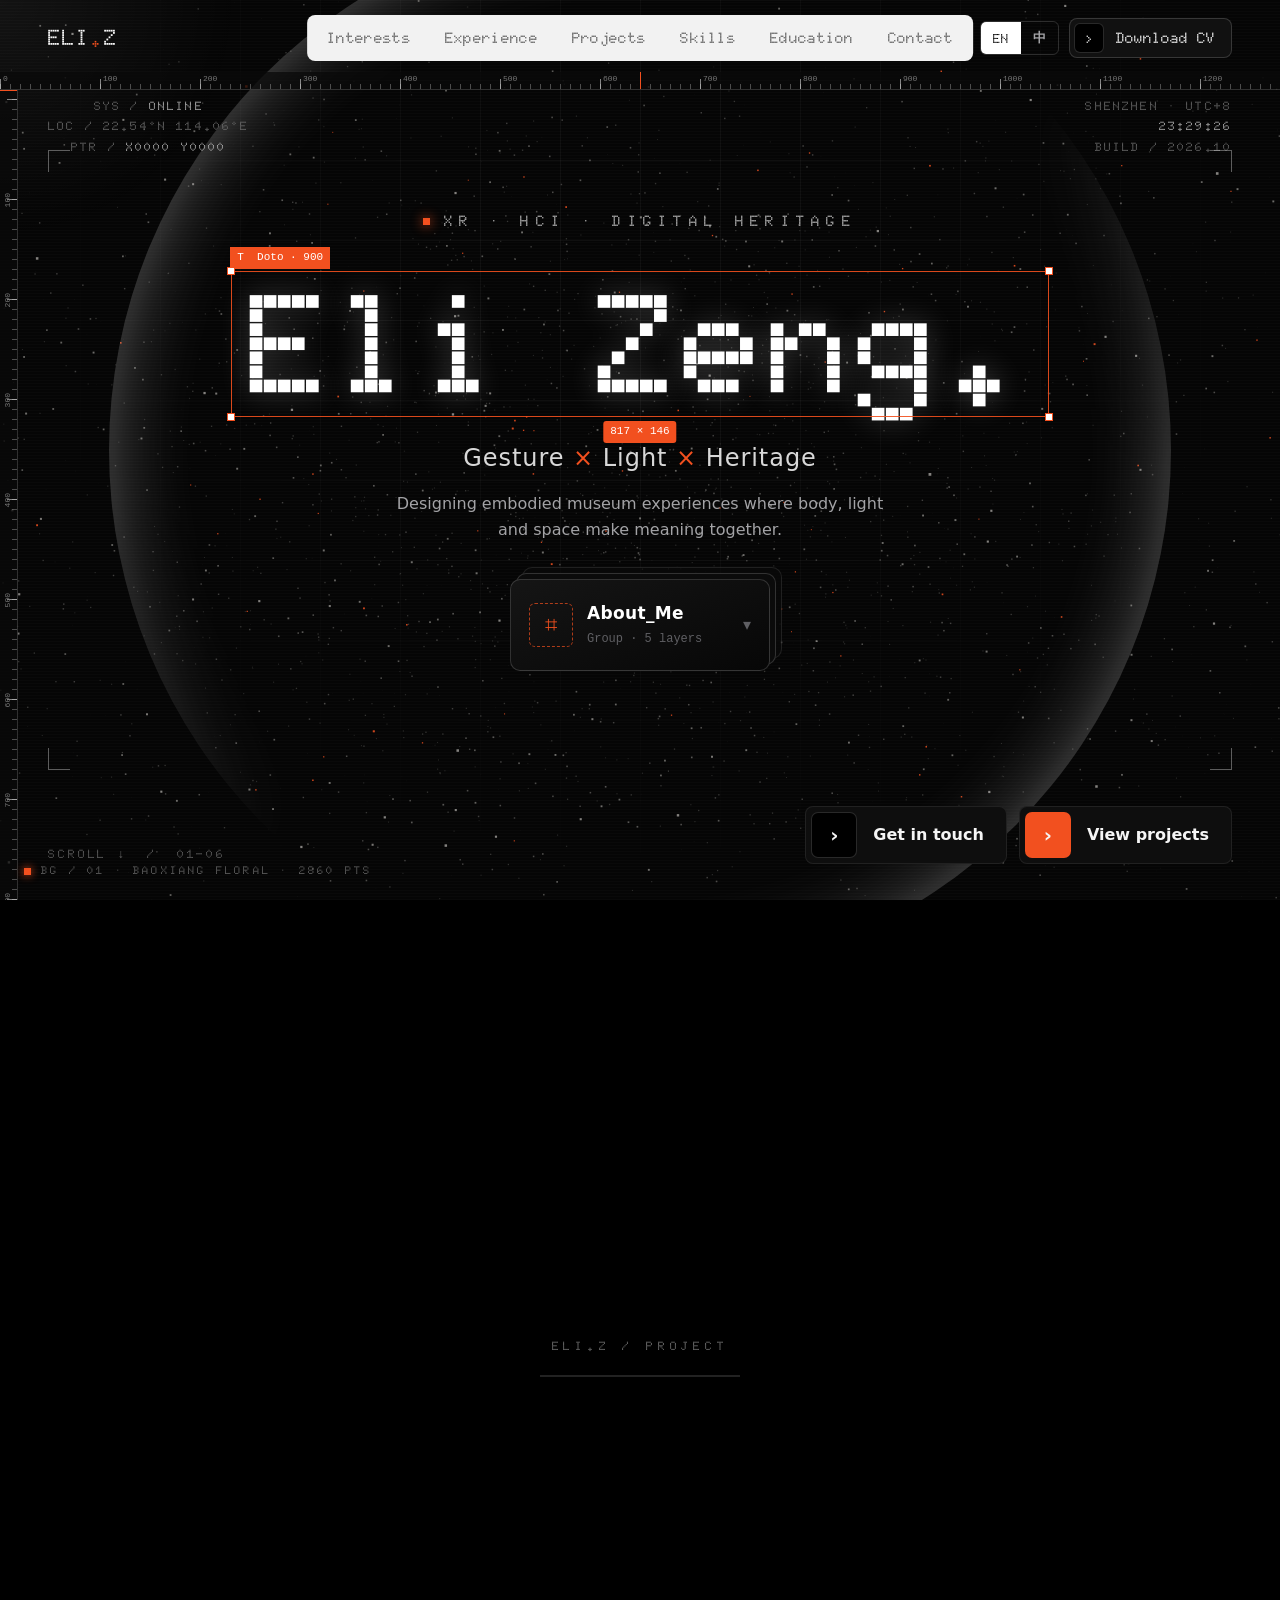
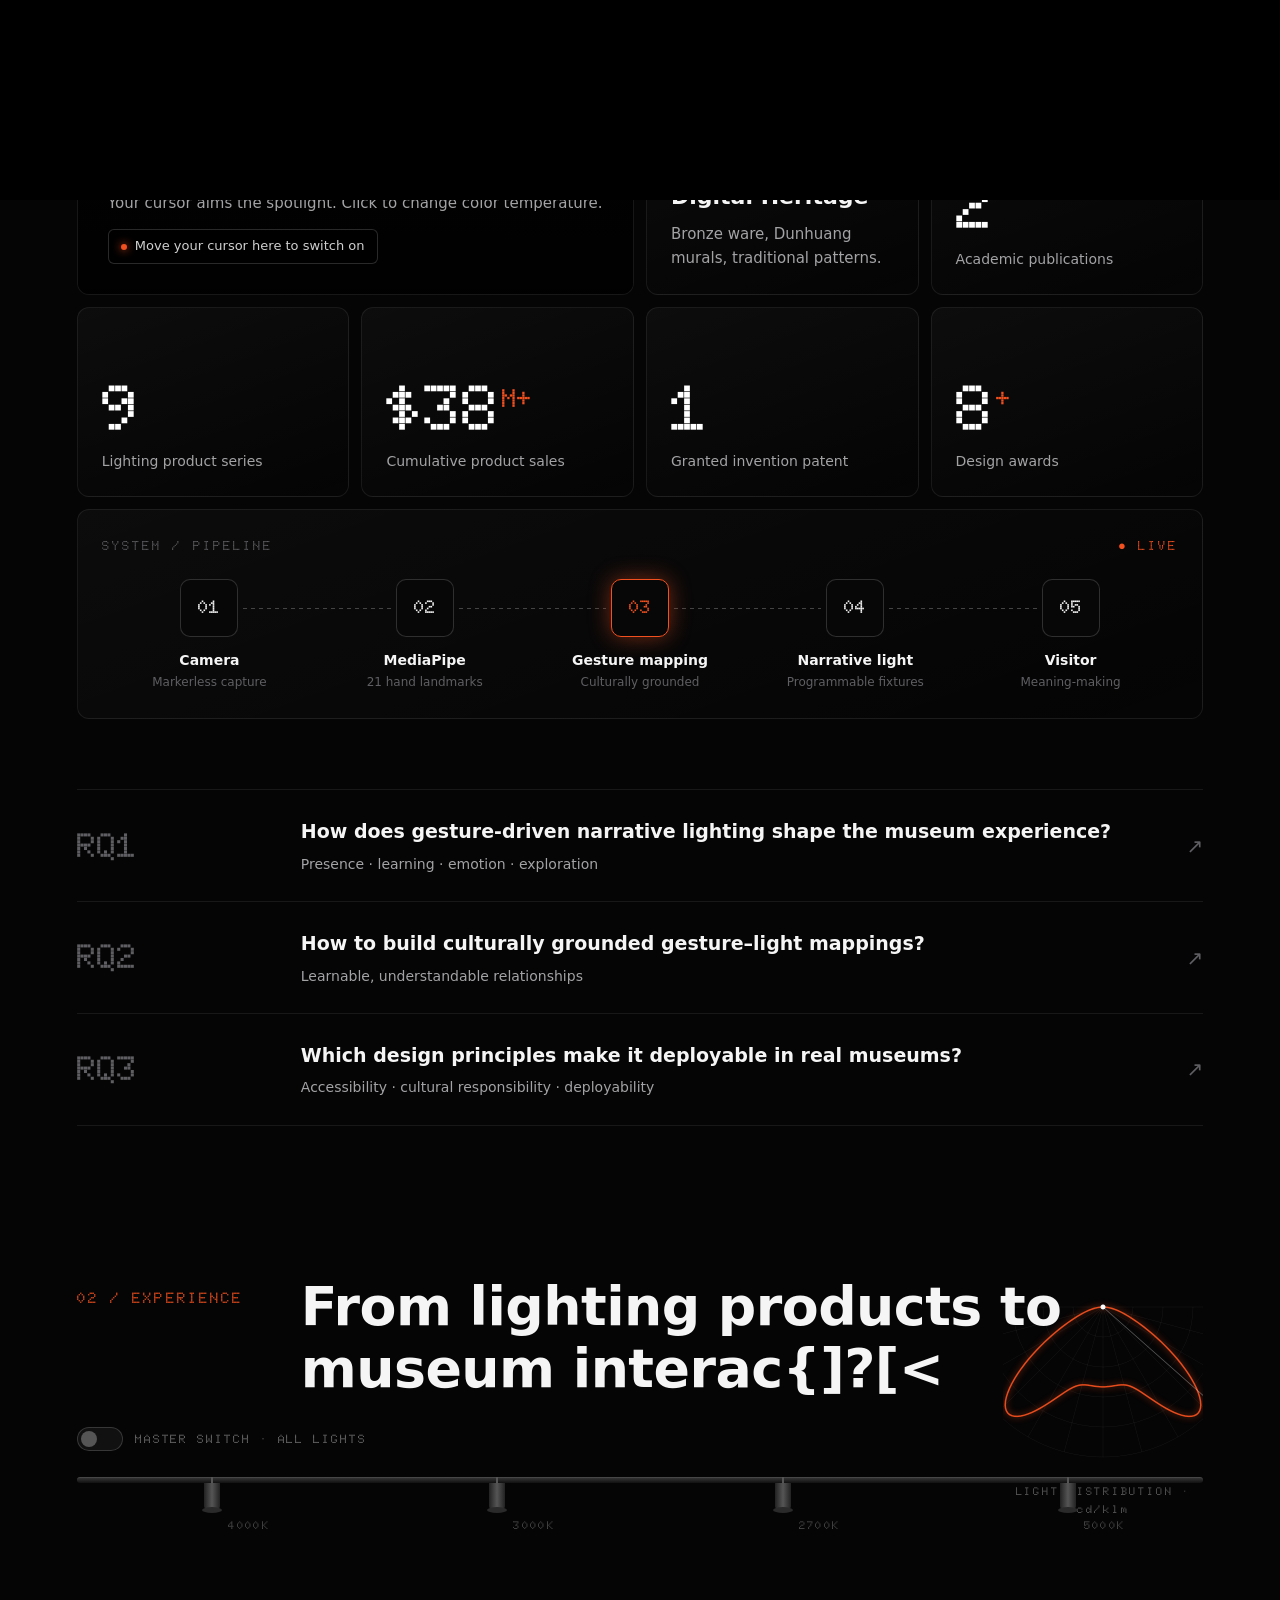
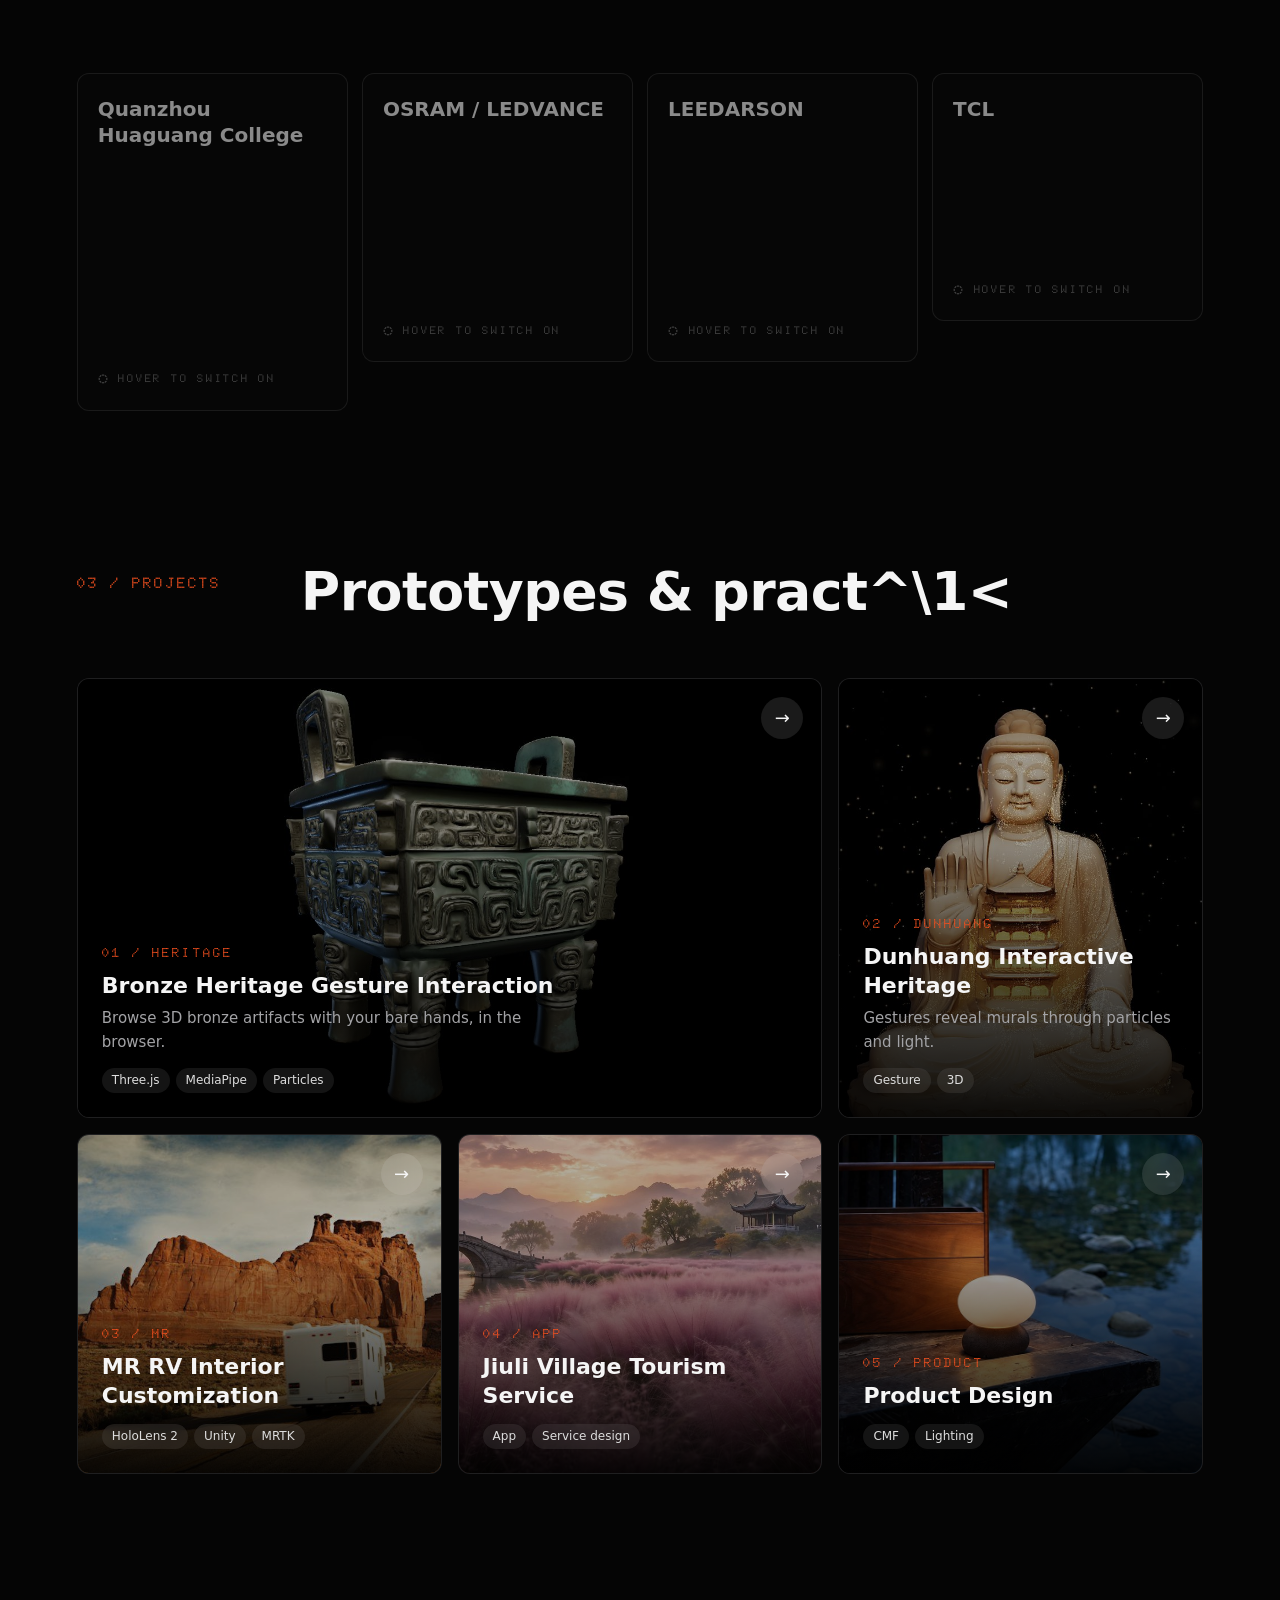
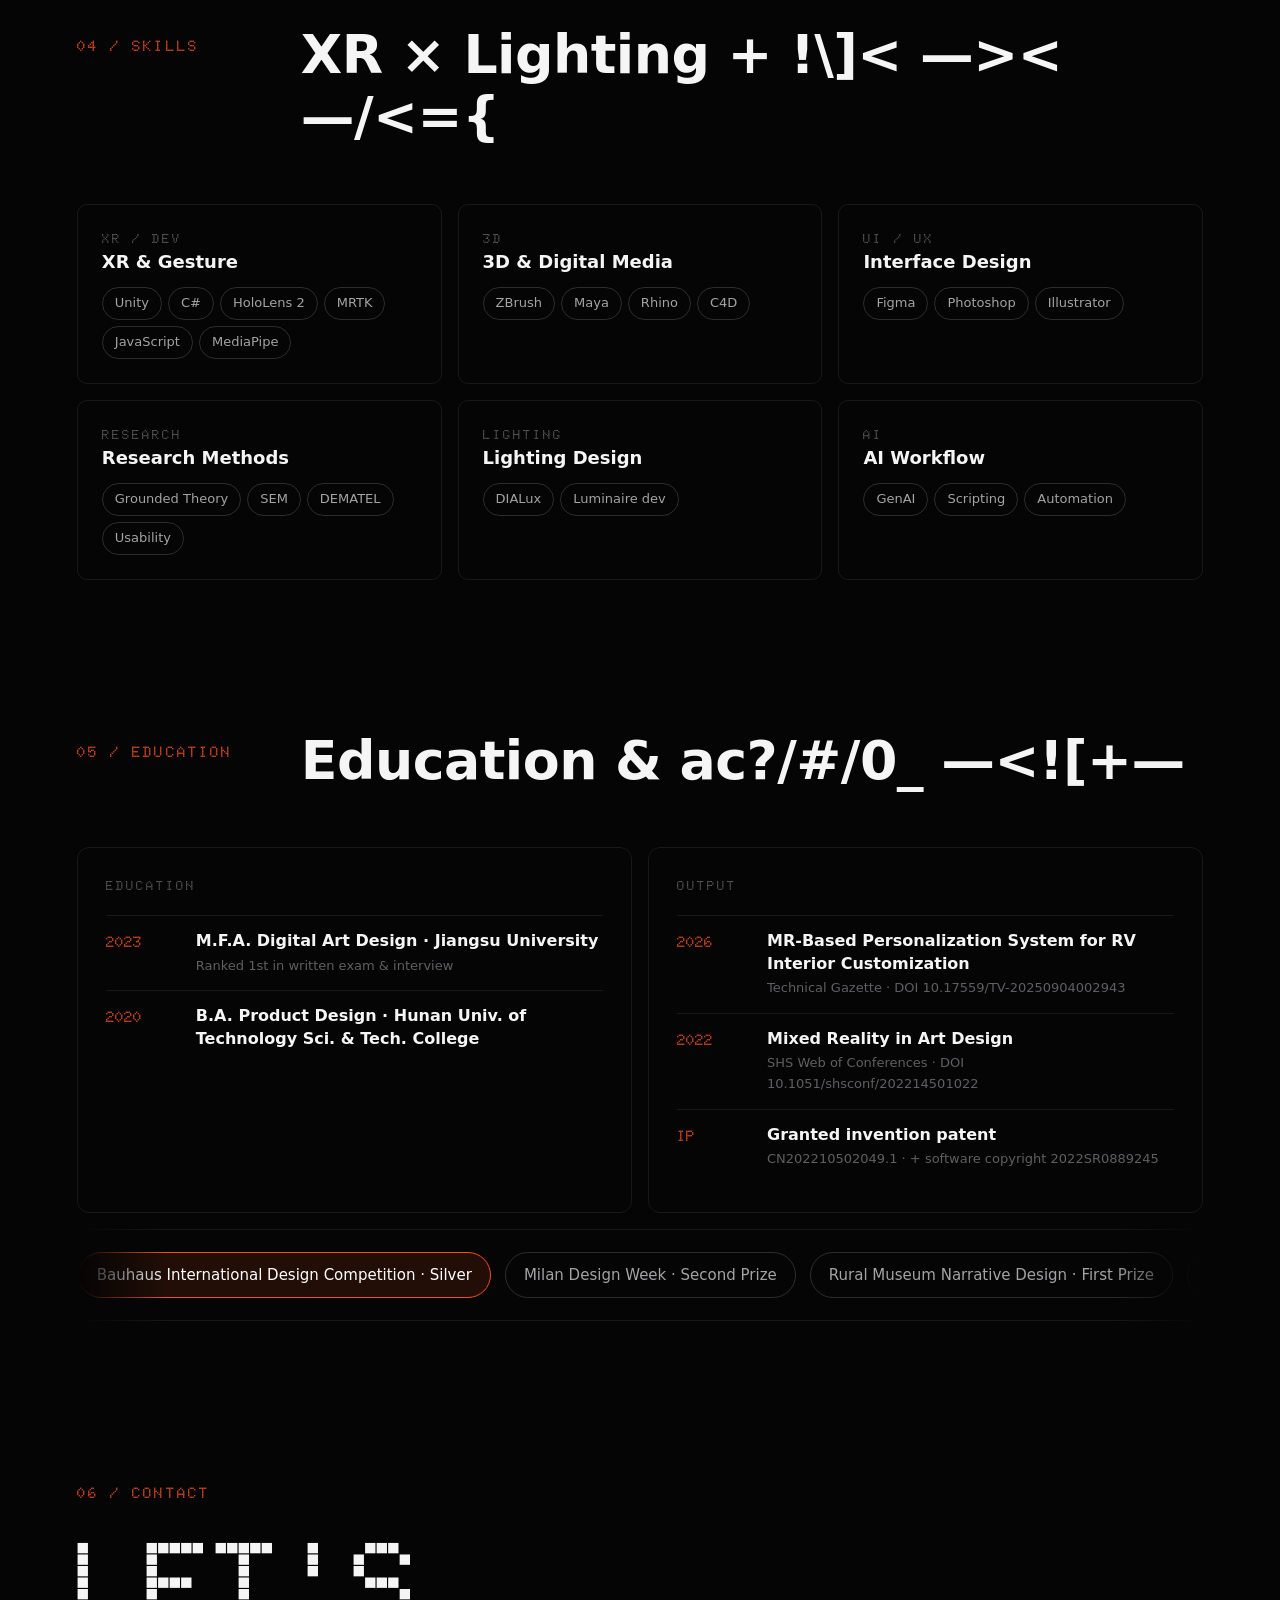
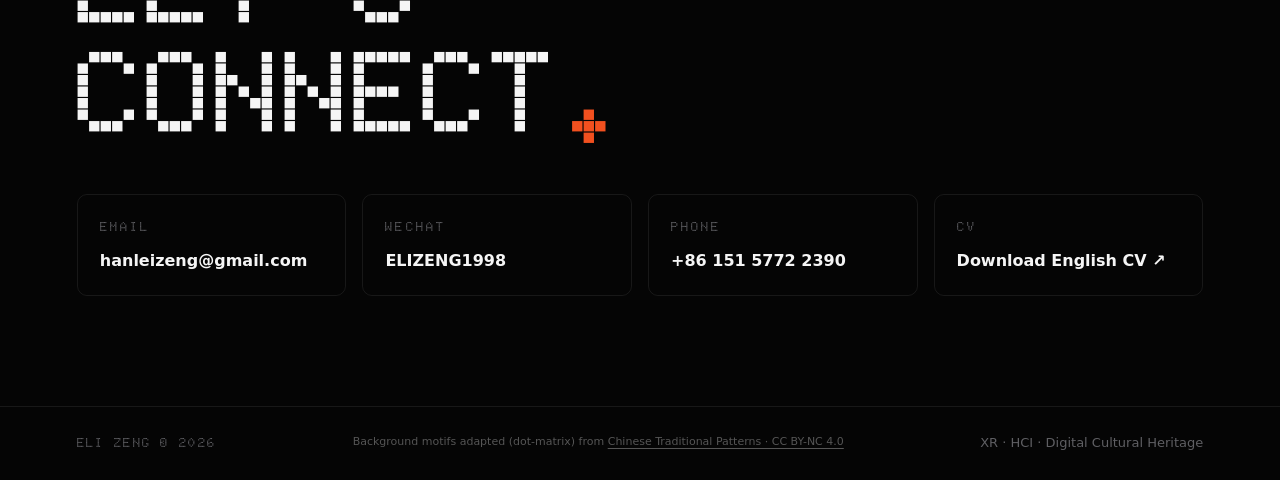
<file: backup/2026-10-11/v2/index.html>
<!doctype html>
<html lang="zh-CN">
<head>
<meta charset="utf-8">
<meta name="viewport" content="width=device-width,initial-scale=1,viewport-fit=cover">
<title>Eli Zeng 曾韩擂 — XR · HCI · Digital Heritage</title>
<meta name="description" content="Eli Zeng / 曾韩擂 — Designer exploring XR, HCI and Digital Cultural Heritage.">
<link rel="preconnect" href="https://fonts.googleapis.com">
<link rel="preconnect" href="https://fonts.gstatic.com" crossorigin>
<link href="https://fonts.googleapis.com/css2?family=Doto:wght@600;700;800;900&display=swap" rel="stylesheet">
<style>
:root{
  --bg:#050505;--panel:#0c0c0d;--line:rgba(255,255,255,.08);--line-2:rgba(255,255,255,.16);
  --t1:#f5f5f5;--t2:#a3a3a6;--t3:#5f5f63;
  --red:#f2501f;--red-glow:rgba(242,80,31,.45);
  --sans:"PingFang SC","PingFang TC","苹方-简","Helvetica Neue","Noto Sans SC","Microsoft YaHei",system-ui,sans-serif;
  --dot:"Doto",ui-monospace,monospace;
  --ease:cubic-bezier(.22,1,.36,1);
}
*{box-sizing:border-box;margin:0;padding:0}
html{scroll-behavior:smooth;background:var(--bg)}
body{font-family:var(--sans);background:var(--bg);color:var(--t1);line-height:1.6;-webkit-font-smoothing:antialiased;overflow-x:hidden}
a{color:inherit;text-decoration:none}
img{display:block;max-width:100%}

/* ---------- background layers ---------- */
#particles{position:fixed;inset:0;z-index:0;pointer-events:none}
.grid-bg{position:fixed;inset:0;z-index:0;pointer-events:none;
  background-image:linear-gradient(var(--line) 1px,transparent 1px),linear-gradient(90deg,var(--line) 1px,transparent 1px);
  background-size:80px 80px;mask-image:radial-gradient(ellipse at 50% 30%,#000 20%,transparent 75%);opacity:.55}
.scan{position:fixed;inset:0;z-index:1;pointer-events:none;background:repeating-linear-gradient(0deg,rgba(255,255,255,.018) 0 1px,transparent 1px 3px)}
.cursor-glow{position:fixed;width:520px;height:520px;border-radius:50%;pointer-events:none;z-index:1;
  background:radial-gradient(circle,rgba(255,255,255,.06),transparent 65%);transform:translate(-50%,-50%);transition:opacity .4s}
main,header,footer{position:relative;z-index:2}

/* ---------- header (Doto kept) ---------- */
.header{position:fixed;top:0;left:0;right:0;z-index:50;display:flex;align-items:center;justify-content:space-between;
  padding:18px clamp(18px,4vw,48px);transition:background .4s,backdrop-filter .4s,border-color .4s;border-bottom:1px solid transparent}
.header.scrolled{background:rgba(5,5,5,.72);backdrop-filter:blur(14px);border-color:var(--line)}
.brand{font-family:var(--dot);font-weight:800;font-size:22px;letter-spacing:.04em}
.brand b{color:var(--red)}
.nav{position:absolute;left:50%;transform:translateX(-50%);display:flex;gap:2px;padding:4px;border-radius:8px;background:#f2f2f2}
.nav a{font-family:var(--dot);font-weight:800;font-size:15px;letter-spacing:.02em;padding:7px 16px;border-radius:6px;color:#555;transition:color .3s,background .3s}
.nav a:hover{color:#000}
.nav a.active{color:#fff;background:#000}
.tools{display:flex;gap:10px;align-items:center}
.lang{display:flex;border:1px solid var(--line-2);border-radius:6px;overflow:hidden}
.lang button{font-family:var(--dot);font-weight:800;font-size:13px;background:none;border:0;color:var(--t2);padding:7px 12px;cursor:pointer}
.lang button.active{background:#fff;color:#000}
.cv-btn{display:flex;align-items:center;gap:12px;font-family:var(--dot);font-weight:800;font-size:15px;padding:4px 16px 4px 4px;border-radius:8px;background:#111;border:1px solid var(--line-2);color:#fff;transition:all .3s var(--ease)}
.cv-btn i{width:30px;height:30px;border-radius:6px;display:grid;place-items:center;background:#000;border:1px solid var(--line-2);font-style:normal;transition:background .3s}
.cv-btn:hover i{background:var(--red);border-color:var(--red)}
@media(max-width:980px){.nav{display:none}}

/* ---------- hero ---------- */
.hero{min-height:100vh;display:flex;flex-direction:column;align-items:center;justify-content:center;text-align:center;padding:120px clamp(20px,4vw,48px) 140px;position:relative;overflow:hidden}
.halo{position:absolute;left:50%;top:50%;width:min(118vh,96vw);aspect-ratio:1;transform:translate(-50%,-50%);border-radius:50%;pointer-events:none;
  box-shadow:0 0 60px 18px rgba(255,255,255,.35),inset 0 0 70px 14px rgba(255,255,255,.28);border:2px solid rgba(255,255,255,.55);filter:blur(10px);opacity:.75;
  -webkit-mask:conic-gradient(from 200deg,transparent 0 6%,#000 18% 40%,transparent 52% 58%,#000 70% 92%,transparent);mask:conic-gradient(from 200deg,transparent 0 6%,#000 18% 40%,transparent 52% 58%,#000 70% 92%,transparent);
  animation:haloSpin 40s linear infinite}
@keyframes haloSpin{to{transform:translate(-50%,-50%) rotate(360deg)}}
.hud{font-family:var(--dot);font-weight:800;font-size:15px;letter-spacing:.42em;color:#bdbdbd;margin-bottom:34px;display:flex;gap:14px;align-items:center}
.hud .dotlive{width:7px;height:7px;background:var(--red);box-shadow:0 0 12px var(--red);animation:pulse 1.6s infinite}
@keyframes pulse{50%{opacity:.25}}
.hero-name{font-family:var(--dot);font-weight:900;font-size:clamp(64px,11vw,176px);line-height:.95;letter-spacing:.02em;color:#fff;text-shadow:0 0 30px rgba(255,255,255,.25)}
.hero-role{margin-top:22px;font-size:clamp(18px,2vw,24px);font-weight:500;color:#d8d8d8;letter-spacing:.04em}
.hero-role .acc{color:var(--red)}
.hero-bottom{position:absolute;left:clamp(20px,4vw,48px);right:clamp(20px,4vw,48px);bottom:36px;display:flex;justify-content:space-between;align-items:flex-end;gap:20px;text-align:left}
.hero-sub{max-width:520px;color:var(--t2);font-size:16px;margin-top:14px}
.scroll-mini{font-family:var(--dot);font-weight:800;font-size:12px;letter-spacing:.24em;color:#666}
.btn-sq{display:inline-flex;align-items:center;gap:16px;padding:5px 22px 5px 5px;border-radius:8px;background:#0e0e0e;border:1px solid var(--line);font-size:16px;font-weight:600;transition:all .35s var(--ease)}
.btn-sq i{width:46px;height:46px;border-radius:7px;display:grid;place-items:center;background:var(--red);font-style:normal;font-size:20px;transition:transform .35s var(--ease)}
.btn-sq:hover{border-color:var(--red);box-shadow:0 0 30px var(--red-glow)}
.btn-sq:hover i{transform:translateX(3px)}
.btn-sq.ghost i{background:#000;border:1px solid var(--line-2)}
.hero-cta{display:flex;gap:12px;flex-wrap:wrap}
@media(max-width:760px){.hero-bottom{flex-direction:column;align-items:flex-start}}

/* ---------- splash ---------- */
#splash{position:fixed;inset:0;z-index:100;background:#000;display:grid;place-items:center;transition:opacity .8s var(--ease),visibility .8s}
#splash.done{opacity:0;visibility:hidden}
#splash .pct{font-family:var(--dot);font-weight:900;font-size:clamp(70px,12vw,160px);color:#fff}
#splash .lbl{font-family:var(--dot);font-weight:800;font-size:14px;letter-spacing:.4em;color:#777;margin-top:10px;text-align:center}
#splash .bar{width:220px;height:2px;background:#222;margin:22px auto 0;overflow:hidden}
#splash .bar i{display:block;height:100%;width:0;background:var(--red)}

/* ---------- bento ---------- */
.bento{display:grid;grid-template-columns:repeat(4,1fr);grid-auto-rows:minmax(190px,auto);gap:12px}
.tile{position:relative;border:1px solid var(--line);border-radius:12px;background:linear-gradient(160deg,rgba(255,255,255,.035),rgba(255,255,255,0));padding:24px;overflow:hidden}
.tile.big{grid-column:span 2;grid-row:span 2;display:flex;align-items:flex-end;isolation:isolate;padding:30px}
.tile.big img{position:absolute;inset:0;width:100%;height:100%;object-fit:cover;z-index:-2;filter:grayscale(.6) brightness(.6);transform:scale(1.03);transition:transform 1.2s var(--ease),filter .8s}
.tile.big::after{content:"";position:absolute;inset:0;z-index:-1;background:linear-gradient(180deg,transparent 35%,rgba(0,0,0,.9))}
.tile.big:hover img{transform:scale(1.09);filter:grayscale(0) brightness(.75)}
.tile .h2{font-family:var(--sans);font-size:clamp(28px,3vw,40px);font-weight:600;margin:10px 0 8px;line-height:1.15}
.tile.big .kicker{color:var(--red)}
.stat{display:flex;flex-direction:column;justify-content:flex-end}
.stat::after{content:"";position:absolute;left:0;bottom:0;height:2px;width:0;background:var(--red);transition:width .8s var(--ease)}
.stat:hover::after{width:100%}
.stat-num{font-family:var(--dot);font-weight:900;font-size:clamp(46px,5vw,72px);line-height:1;color:#fff}
.stat-num sup{font-size:.4em;color:var(--red);margin-left:2px}
.stat-label{margin-top:10px;font-size:14px;color:var(--t2)}
.bento .stat:nth-last-child(5){grid-column:4}
@media(max-width:900px){.bento{grid-template-columns:1fr 1fr}.tile.big{grid-column:span 2}.bento .stat:nth-last-child(5){grid-column:auto}}

/* ---------- sections ---------- */
.section{padding:clamp(90px,12vw,150px) clamp(20px,6vw,96px) 0}
.sec-head{display:grid;grid-template-columns:200px 1fr;gap:24px;align-items:start;margin-bottom:56px}
.sec-idx{font-family:var(--dot);font-weight:800;font-size:15px;letter-spacing:.14em;color:var(--red);padding-top:10px}
.sec-title{font-size:clamp(30px,4.2vw,54px);font-weight:600;line-height:1.15;letter-spacing:-.01em}
.sec-lead{margin-top:16px;color:var(--t2);font-size:17px;max-width:640px}
@media(max-width:760px){.sec-head{grid-template-columns:1fr;gap:8px}}

/* type hierarchy tokens */
.kicker{font-family:var(--dot);font-weight:800;font-size:13px;letter-spacing:.16em;color:var(--t3)}
.h3{font-size:22px;font-weight:600;line-height:1.3}
.body{font-size:15px;color:var(--t2)}
.meta{font-size:13px;color:var(--t3)}
.hl{color:#fff;background:linear-gradient(transparent 62%,rgba(242,80,31,.4) 62%)}

/* research cards */
.cards3{display:grid;grid-template-columns:repeat(3,1fr);gap:16px}
.rcard{position:relative;border:1px solid var(--line);border-radius:12px;background:linear-gradient(160deg,rgba(255,255,255,.035),rgba(255,255,255,0));overflow:hidden;transition:border-color .4s,transform .5s var(--ease)}
.rcard::before{content:"";position:absolute;inset:-1px;border-radius:inherit;padding:1px;background:conic-gradient(from var(--a,0deg),transparent 70%,var(--red) 85%,transparent 100%);
  -webkit-mask:linear-gradient(#000 0 0) content-box,linear-gradient(#000 0 0);-webkit-mask-composite:xor;mask-composite:exclude;opacity:0;transition:opacity .4s}
.rcard:hover{transform:translateY(-6px);border-color:transparent}
.rcard:hover::before{opacity:1;animation:spin 3s linear infinite}
@property --a{syntax:"<angle>";inherits:false;initial-value:0deg}
@keyframes spin{to{--a:360deg}}
.rcard .icon{width:46px;height:46px;border-radius:12px;display:grid;place-items:center;border:1px solid var(--line-2);margin-bottom:26px;font-family:var(--dot);font-weight:900;color:var(--red);font-size:16px}
.rcard .h3{margin:8px 0 10px}
@media(max-width:900px){.cards3{grid-template-columns:1fr}}

.rq{margin-top:70px;border-top:1px solid var(--line)}
.rq-item{display:grid;grid-template-columns:200px 1fr 40px;gap:24px;padding:26px 0;border-bottom:1px solid var(--line);align-items:center;transition:padding .4s var(--ease)}
.rq-item:hover{padding-left:12px}
.rq-item:hover .rq-n{color:var(--red)}
.rq-n{font-family:var(--dot);font-weight:900;font-size:34px;color:var(--t3);transition:color .3s}
.rq-q{font-size:19px;font-weight:600}
.rq-q small{display:block;margin-top:6px;font-size:14px;font-weight:400;color:var(--t2)}
.rq-arrow{color:var(--t3);font-size:20px;text-align:right}
@media(max-width:760px){.rq-item{grid-template-columns:56px 1fr}.rq-arrow{display:none}}

/* experience timeline */
.timeline{position:relative;margin-left:200px;border-left:1px solid var(--line-2)}
.timeline .prog{position:absolute;left:-1px;top:0;width:1px;height:0;background:var(--red);box-shadow:0 0 10px var(--red)}
.job{position:relative;padding:0 0 46px 40px}
.job::before{content:"";position:absolute;left:-6px;top:8px;width:11px;height:11px;border-radius:50%;background:var(--bg);border:1px solid var(--line-2);transition:all .4s}
.job.on::before{background:var(--red);border-color:var(--red);box-shadow:0 0 14px var(--red)}
.job-top{display:flex;flex-wrap:wrap;gap:6px 16px;align-items:baseline}
.job-co{font-size:22px;font-weight:600}
.job-role{font-size:15px;color:var(--t2)}
.job-time{font-family:var(--dot);font-weight:800;font-size:14px;letter-spacing:.06em;color:var(--t3);margin-bottom:8px}
.job-kpi{margin-top:12px;display:flex;flex-wrap:wrap;gap:8px}
.chip{font-size:13px;padding:5px 12px;border-radius:999px;border:1px solid var(--line-2);color:var(--t2)}
.chip.red{border-color:rgba(242,80,31,.5);color:#ffb3ae;background:rgba(242,80,31,.08)}
@media(max-width:760px){.timeline{margin-left:6px}}

/* projects */
.proj-grid{display:grid;grid-template-columns:repeat(6,1fr);gap:16px}
.proj{position:relative;border-radius:12px;overflow:hidden;border:1px solid var(--line);background:var(--panel);min-height:340px;display:flex;flex-direction:column;justify-content:flex-end;isolation:isolate;transform-style:preserve-3d;transition:transform .2s ease-out,border-color .4s}
.proj:nth-child(1){grid-column:span 4;min-height:440px}
.proj:nth-child(2){grid-column:span 2;min-height:440px}
.proj:nth-child(3),.proj:nth-child(4),.proj:nth-child(5){grid-column:span 2}
.proj img{position:absolute;inset:0;width:100%;height:100%;object-fit:cover;z-index:-2;transform:scale(1.04);transition:transform 1s var(--ease),filter .6s;filter:saturate(.85) brightness(.7)}
.proj::after{content:"";position:absolute;inset:0;z-index:-1;background:linear-gradient(180deg,transparent 30%,rgba(0,0,0,.92))}
.proj:hover{border-color:rgba(242,80,31,.6)}
.proj:hover img{transform:scale(1.1);filter:saturate(1.05) brightness(.85)}
.proj-body{padding:24px}
.proj .kicker{color:var(--red)}
.proj .h3{margin:8px 0 6px}
.proj .body{max-width:440px}
.proj .tags{margin-top:14px;display:flex;flex-wrap:wrap;gap:6px}
.proj .tags span{font-size:12px;padding:3px 10px;border-radius:999px;background:rgba(255,255,255,.08);color:#ddd;backdrop-filter:blur(6px)}
.proj .go{position:absolute;top:18px;right:18px;width:42px;height:42px;border-radius:50%;display:grid;place-items:center;background:rgba(255,255,255,.1);backdrop-filter:blur(8px);font-size:18px;transition:all .4s var(--ease)}
.proj:hover .go{background:var(--red);transform:rotate(-45deg)}
@media(max-width:900px){.proj-grid{grid-template-columns:1fr}.proj:nth-child(n){grid-column:auto;min-height:340px}}

/* skills */
.skills{display:grid;grid-template-columns:repeat(3,1fr);gap:16px}
.skill{padding:24px;border:1px solid var(--line);border-radius:10px;transition:background .4s}
.skill:hover{background:rgba(255,255,255,.03)}
.skill .h3{font-size:18px;margin-bottom:14px}
.skill .tags{display:flex;flex-wrap:wrap;gap:6px}
@media(max-width:900px){.skills{grid-template-columns:1fr}}

/* education & output */
.two{display:grid;grid-template-columns:1fr 1fr;gap:16px}
.box{padding:28px;border:1px solid var(--line);border-radius:12px}
.box .kicker{margin-bottom:18px}
.row{display:grid;grid-template-columns:76px 1fr;gap:14px;padding:14px 0;border-top:1px solid var(--line)}
.row:first-of-type{border-top:0}
.row .y{font-family:var(--dot);font-weight:800;font-size:15px;color:var(--red)}
.row .t{font-size:16px;font-weight:600;line-height:1.4}
.row .m{font-size:13px;color:var(--t3);margin-top:3px}
@media(max-width:900px){.two{grid-template-columns:1fr}}
.marquee{margin-top:16px;border:1px solid var(--line);border-radius:12px;overflow:hidden;padding:22px 0;mask-image:linear-gradient(90deg,transparent,#000 8%,#000 92%,transparent)}
.marquee-track{display:flex;gap:14px;width:max-content;animation:marq 40s linear infinite}
.marquee:hover .marquee-track{animation-play-state:paused}
@keyframes marq{to{transform:translateX(-50%)}}
.award{white-space:nowrap;font-size:15px;padding:10px 18px;border-radius:999px;border:1px solid var(--line-2);color:var(--t2)}
.award.gold{color:#fff;border-color:var(--red);background:rgba(242,80,31,.12)}

/* contact */
.contact{padding-bottom:110px}
.contact-big{font-family:var(--dot);font-weight:900;font-size:clamp(54px,9vw,140px);line-height:.95}
.contact-big span{color:var(--red)}
.contact-grid{margin-top:46px;display:grid;grid-template-columns:repeat(4,1fr);gap:16px}
.cbox{padding:22px;border:1px solid var(--line);border-radius:10px;transition:all .4s var(--ease)}
.cbox:hover{border-color:var(--red);transform:translateY(-4px)}
.cbox .kicker{margin-bottom:10px}
.cbox .v{font-size:16px;font-weight:600;word-break:break-all}
@media(max-width:900px){.contact-grid{grid-template-columns:1fr 1fr}}
footer{border-top:1px solid var(--line);padding:26px clamp(20px,6vw,96px);display:flex;justify-content:space-between;color:var(--t3);font-size:13px}
footer .d{font-family:var(--dot);font-weight:800;letter-spacing:.1em}


/* ---------- hero HUD ---------- */
.hud-corner{position:absolute;font-family:var(--dot);font-weight:800;font-size:12px;letter-spacing:.18em;color:#6d6d6d;line-height:1.7;pointer-events:none}
.hud-corner.tl{top:96px;left:clamp(20px,4vw,48px)}
.hud-corner.tr{top:96px;right:clamp(20px,4vw,48px);text-align:right}
.hud-corner b{color:#bbb;font-weight:800}
.bracket{position:absolute;width:22px;height:22px;border-color:rgba(255,255,255,.35);border-style:solid;pointer-events:none}
.bracket.a{top:150px;left:clamp(20px,4vw,48px);border-width:1px 0 0 1px}.bracket.b{top:150px;right:clamp(20px,4vw,48px);border-width:1px 1px 0 0}
.bracket.c{bottom:130px;left:clamp(20px,4vw,48px);border-width:0 0 1px 1px}.bracket.d{bottom:130px;right:clamp(20px,4vw,48px);border-width:0 1px 1px 0}
@media(max-width:760px){.hud-corner,.bracket{display:none}}

/* ---------- tech marquee ---------- */
.ticker{position:relative;z-index:2;border-top:1px solid var(--line);border-bottom:1px solid var(--line);overflow:hidden;padding:14px 0;background:rgba(0,0,0,.5)}
.ticker-track{display:flex;gap:40px;width:max-content;animation:marq 38s linear infinite;font-family:var(--dot);font-weight:800;font-size:16px;letter-spacing:.2em;color:#777;white-space:nowrap}
.ticker-track span::before{content:"◆";color:var(--red);margin-right:40px;font-size:10px;vertical-align:2px}

/* ---------- light field demo ---------- */
.tile.demo{padding:0;cursor:crosshair;background:#030303}
.tile.demo canvas{position:absolute;inset:0;width:100%;height:100%;z-index:-2}
.tile.demo::after{background:linear-gradient(180deg,transparent 55%,rgba(0,0,0,.85))}
.tile.demo .tile-in{padding:30px;pointer-events:none}
.demo-hud{position:absolute;top:18px;left:20px;right:20px;display:flex;justify-content:space-between;font-family:var(--dot);font-weight:800;font-size:12px;letter-spacing:.16em;color:#777;pointer-events:none}
.demo-hud b{color:var(--red)}
.demo-hint{display:inline-flex;align-items:center;gap:8px;margin-top:14px;font-size:13px;color:#cfcfcf;padding:6px 12px;border:1px solid var(--line-2);border-radius:6px;background:rgba(0,0,0,.4)}
.demo-hint i{width:6px;height:6px;background:var(--red);border-radius:50%;box-shadow:0 0 8px var(--red);animation:pulse 1.2s infinite}

/* ---------- pipeline ---------- */
.pipe{margin-top:12px;border:1px solid var(--line);border-radius:12px;padding:26px 24px;background:linear-gradient(160deg,rgba(255,255,255,.03),transparent)}
.pipe-head{display:flex;justify-content:space-between;margin-bottom:22px}
.pipe-row{display:grid;grid-template-columns:repeat(5,1fr);gap:0;position:relative}
.node{position:relative;text-align:center;padding:0 6px}
.node .nb{width:58px;height:58px;margin:0 auto 12px;border:1px solid var(--line-2);border-radius:10px;display:grid;place-items:center;font-family:var(--dot);font-weight:900;font-size:18px;background:#070707;position:relative;z-index:2;transition:border-color .3s,box-shadow .3s}
.node.lit .nb{border-color:var(--red);box-shadow:0 0 22px var(--red-glow);color:var(--red)}
.node .nt{font-size:14px;font-weight:600}
.node .nm{font-size:12px;color:var(--t3);margin-top:2px}
.node:not(:last-child)::after{content:"";position:absolute;top:29px;left:calc(50% + 34px);right:calc(-50% + 34px);height:1px;background:repeating-linear-gradient(90deg,#444 0 4px,transparent 4px 8px)}
.packet{position:absolute;top:26px;width:7px;height:7px;border-radius:50%;background:var(--red);box-shadow:0 0 12px var(--red),0 0 4px #fff;z-index:3}
@media(max-width:760px){.pipe-row{grid-template-columns:1fr 1fr;row-gap:24px}.node::after,.packet{display:none}}

/* ---------- experience: track lighting ---------- */
.exp-wrap{position:relative}
.polar{position:absolute;right:0;top:-150px;width:200px;height:200px}
.polar-cap{position:absolute;right:0;top:56px;width:200px;text-align:center;font-family:var(--dot);font-weight:800;font-size:11px;letter-spacing:.16em;color:#666}
@media(max-width:1000px){.polar,.polar-cap{display:none}}
.rail{height:6px;border-radius:3px;background:linear-gradient(180deg,#3a3a3a,#111);box-shadow:0 1px 0 rgba(255,255,255,.08) inset;margin-bottom:0;position:relative}
.jobs{display:grid;grid-template-columns:repeat(4,1fr);gap:14px}
.job2{position:relative;padding-top:190px;--cct:255,214,170}
.job2[data-cct="2700"]{--cct:255,170,95}.job2[data-cct="3000"]{--cct:255,190,130}.job2[data-cct="4000"]{--cct:255,226,190}.job2[data-cct="5000"]{--cct:228,236,255}
.lamp{position:absolute;top:0;left:50%;transform:translateX(-50%);width:16px;height:26px;background:linear-gradient(90deg,#222,#555,#222);border-radius:0 0 3px 3px}
.lamp::before{content:"";position:absolute;top:-6px;left:50%;width:2px;height:6px;background:#555;transform:translateX(-50%)}
.lamp::after{content:"";position:absolute;bottom:-4px;left:50%;transform:translateX(-50%);width:20px;height:6px;border-radius:50%;background:#2a2a2a;transition:background .3s,box-shadow .3s}
.job2.on .lamp::after{background:rgb(var(--cct));box-shadow:0 0 14px 4px rgba(var(--cct),.9),0 0 40px 10px rgba(var(--cct),.35)}
.cct{position:absolute;top:34px;left:calc(50% + 16px);font-family:var(--dot);font-weight:800;font-size:11px;letter-spacing:.12em;color:#555;transition:color .4s}
.job2.on .cct{color:rgb(var(--cct))}
.beam{position:absolute;top:26px;left:50%;transform:translateX(-50%);width:120%;height:calc(100% - 26px);pointer-events:none;opacity:0;
  clip-path:polygon(46% 0,54% 0,100% 100%,0 100%);background:linear-gradient(180deg,rgba(var(--cct),.42),rgba(var(--cct),.10) 55%,rgba(var(--cct),0));filter:blur(6px);transition:opacity .5s}
.job2.on .beam{animation:lightOn 1.1s steps(1) forwards}
.job2.on:hover .beam{opacity:1!important;filter:blur(4px) brightness(1.35)}
@keyframes lightOn{0%{opacity:.0}10%{opacity:.85}18%{opacity:.1}30%{opacity:.9}38%{opacity:.25}50%,100%{opacity:.85}}
.job-card{position:relative;border:1px solid var(--line);border-radius:12px;padding:22px 20px;background:rgba(8,8,8,.7);min-height:230px;transition:border-color .6s,box-shadow .6s;opacity:.4;transition:opacity .8s,border-color .6s,box-shadow .6s}
.job2.on .job-card{opacity:1;border-color:rgba(var(--cct),.35);box-shadow:0 -30px 60px -30px rgba(var(--cct),.5) inset}
.job-card::before{content:"";position:absolute;left:10%;right:10%;top:-1px;height:1px;background:linear-gradient(90deg,transparent,rgba(var(--cct),.9),transparent);opacity:0;transition:opacity .8s}
.job2.on .job-card::before{opacity:1}
.job-card .job-co{font-size:20px;font-weight:600;line-height:1.3}
.job-card .job-role{font-size:14px;color:var(--t2);margin-top:4px}
.job-card .reveal{margin-top:10px}
.job-card .reveal .job-time{margin-bottom:4px}
@media(max-width:1000px){.jobs{grid-template-columns:1fr 1fr}.rail{display:none}.job2{padding-top:170px}}
@media(max-width:600px){.jobs{grid-template-columns:1fr}}


/* ---------- design-software chrome: rulers, guides, selection ---------- */
.ruler-x,.ruler-y{position:absolute;z-index:3;pointer-events:none;background-color:rgba(10,10,10,.75)}
.ruler-x{top:72px;left:0;right:0;height:18px;border-bottom:1px solid var(--line-2);
  background-image:repeating-linear-gradient(90deg,rgba(255,255,255,.28) 0 1px,transparent 1px 10px),repeating-linear-gradient(90deg,rgba(255,255,255,.5) 0 1px,transparent 1px 100px);
  background-size:100% 5px,100% 10px;background-repeat:no-repeat;background-position:0 100%,0 100%}
.ruler-y{top:90px;left:0;bottom:0;width:18px;border-right:1px solid var(--line-2);
  background-image:repeating-linear-gradient(0deg,rgba(255,255,255,.28) 0 1px,transparent 1px 10px),repeating-linear-gradient(0deg,rgba(255,255,255,.5) 0 1px,transparent 1px 100px);
  background-size:5px 100%,10px 100%;background-repeat:no-repeat;background-position:100% 0,100% 0}
.ruler-x span,.ruler-y span{position:absolute;font-family:ui-monospace,monospace;font-size:8px;color:#777}
.ruler-x span{top:1px}.ruler-y span{left:2px;writing-mode:vertical-rl;transform:rotate(180deg)}
.rmark{position:absolute;background:var(--red)}
.ruler-x .rmark{top:0;bottom:0;width:1px}.ruler-y .rmark{left:0;right:0;height:1px}
.guide{position:absolute;z-index:2;pointer-events:none;opacity:0;transition:opacity .3s}
.guide.gx{left:18px;right:0;height:0;border-top:1px dashed rgba(242,80,31,.35)}
.guide.gy{top:90px;bottom:0;width:0;border-left:1px dashed rgba(242,80,31,.35)}
.hero:hover .guide{opacity:1}
.selbox{position:relative;padding:6px 18px;margin-top:4px}
.selbox::before{content:"";position:absolute;inset:0;border:1px solid var(--red);opacity:.0;transition:opacity .3s}
.selbox:hover::before,.selbox.on::before{opacity:.9}
.h{position:absolute;width:8px;height:8px;background:#fff;border:1px solid var(--red);opacity:0;transition:opacity .3s}
.selbox .h{opacity:0}.selbox:hover .h,.selbox.on .h{opacity:1}
.h.tl{left:-4px;top:-4px}.h.tr{right:-4px;top:-4px}.h.bl{left:-4px;bottom:-4px}.h.br{right:-4px;bottom:-4px}
.sel-tag{position:absolute;left:-1px;top:-24px;font-family:ui-monospace,monospace;font-size:11px;background:var(--red);color:#fff;padding:2px 7px;opacity:0;transition:opacity .3s;white-space:nowrap}
.sel-dim{position:absolute;left:50%;bottom:-26px;transform:translateX(-50%);font-family:ui-monospace,monospace;font-size:11px;background:var(--red);color:#fff;padding:2px 7px;border-radius:3px;opacity:0;transition:opacity .3s;white-space:nowrap}
.selbox:hover .sel-tag,.selbox:hover .sel-dim,.selbox.on .sel-tag,.selbox.on .sel-dim{opacity:1}
@media(max-width:760px){.ruler-x,.ruler-y,.guide{display:none}}
/* global inspector (hover any block) */
.inspect{position:fixed;z-index:60;pointer-events:none;border:1px solid var(--red);opacity:0;transition:opacity .2s,left .18s var(--ease),top .18s var(--ease),width .18s var(--ease),height .18s var(--ease)}
.inspect.show{opacity:1}
.inspect .h{opacity:1}
.inspect .lbl{position:absolute;left:-1px;top:-21px;font-family:ui-monospace,monospace;font-size:10.5px;background:var(--red);color:#fff;padding:2px 6px;white-space:nowrap}
.inspect .dim{position:absolute;left:50%;bottom:-22px;transform:translateX(-50%);font-family:ui-monospace,monospace;font-size:10.5px;background:var(--red);color:#fff;padding:2px 6px;border-radius:3px;white-space:nowrap}

/* ---------- About me: layer group (same interaction as the old folder) ---------- */
.lg{position:relative;margin-top:36px;width:260px;height:92px;user-select:none;-webkit-user-select:none;touch-action:pan-y;z-index:6}
.lg-items{position:absolute;left:50%;top:0;width:0;height:0;z-index:5}
.lg-pad{position:absolute;pointer-events:none}
.lg.open .lg-pad{pointer-events:auto}
.lg-card{position:absolute;inset:0;background:none;border:0;padding:0;cursor:pointer;font:inherit;color:#fff}
.lg-ghost{position:absolute;inset:0;border:1px solid var(--line-2);border-radius:10px;background:#0b0b0b;transition:transform .5s cubic-bezier(.34,1.6,.64,1)}
.lg-ghost.g1{transform:translate(6px,-6px)}.lg-ghost.g2{transform:translate(12px,-12px);opacity:.6}
.lg.open .lg-ghost.g1{transform:translate(10px,-14px) rotate(3deg)}.lg.open .lg-ghost.g2{transform:translate(20px,-26px) rotate(6deg)}
.lg-frame{position:absolute;inset:0;display:flex;align-items:center;gap:14px;padding:0 18px;border:1px solid var(--line-2);border-radius:10px;background:linear-gradient(160deg,#151515,#070707);transition:border-color .3s,box-shadow .3s}
.lg-frame .h{opacity:0}
.lg:hover .lg-frame,.lg.open .lg-frame{border-color:var(--red);box-shadow:0 0 30px var(--red-glow)}
.lg:hover .lg-frame .h,.lg.open .lg-frame .h{opacity:1}
.lg-ico{width:44px;height:44px;flex:none;display:grid;place-items:center;border:1px dashed rgba(242,80,31,.7);border-radius:6px;color:var(--red);font-size:22px}
.lg-txt{display:flex;flex-direction:column;align-items:flex-start;text-align:left}
.lg-name{font-size:17px;font-weight:600;letter-spacing:.02em}
.lg-sub{font-size:12px;color:var(--t3);margin-top:2px;font-family:ui-monospace,monospace}
.lg-chev{margin-left:auto;color:var(--t3);transition:transform .4s var(--ease)}
.lg.open .lg-chev{transform:rotate(180deg);color:var(--red)}
.lg-pill{position:absolute;left:0;top:0;display:inline-flex;align-items:center;gap:8px;white-space:nowrap;padding:10px 16px 10px 12px;border-radius:8px;
  background:rgba(14,14,14,.92);backdrop-filter:blur(8px);border:1px solid var(--line-2);color:#fff;font:600 14px/1 var(--sans);cursor:grab;touch-action:none;
  box-shadow:0 12px 30px rgba(0,0,0,.6),0 0 18px rgba(242,80,31,.12);opacity:0;pointer-events:none;
  transform:translate(-50%,-50%) translate(0px,40px) scale(.4);transition:transform .52s cubic-bezier(.34,1.57,.64,1) calc(var(--i)*45ms),opacity .22s ease calc(var(--i)*45ms)}
.lg-pill b{font:700 10px/1 ui-monospace,monospace;color:var(--red);border:1px solid rgba(242,80,31,.6);border-radius:3px;padding:3px 4px}
.lg-pill .h{width:6px;height:6px;opacity:0}
.lg-pill:hover,.lg-pill[data-drag]{border-color:var(--red)}
.lg-pill:hover .h,.lg-pill[data-drag] .h{opacity:1}
.lg-pill[data-drag]{cursor:grabbing}
.lg.open .lg-pill{opacity:1;pointer-events:auto;transform:translate(-50%,-50%) translate(var(--x),var(--y)) rotate(var(--r))}
.lg.live .lg-pill{transition:none}
.lg-pill[data-pop]{animation:lgPop .32s ease}
@keyframes lgPop{50%{filter:brightness(1.8)}}

/* ---------- light field (cursor-driven, lighting) ---------- */
.demo-hud .r{display:flex;gap:16px}
.cct-sw{display:inline-block;width:8px;height:8px;border-radius:50%;margin-right:6px;vertical-align:0;background:#ffb46b;box-shadow:0 0 8px currentColor}
.tile.demo .demo-hint{transition:opacity .4s}
.tile.demo.active .demo-hint{opacity:0}

/* ---------- experience: lights off by default ---------- */
@property --lr{syntax:"<percentage>";inherits:false;initial-value:0%}
.exp-switch{display:flex;align-items:center;gap:12px;margin:-28px 0 26px;font-family:var(--dot);font-weight:800;font-size:12px;letter-spacing:.16em;color:#777}
.exp-switch button{width:46px;height:24px;border-radius:12px;border:1px solid var(--line-2);background:#111;position:relative;cursor:pointer}
.exp-switch button::after{content:"";position:absolute;top:3px;left:3px;width:16px;height:16px;border-radius:50%;background:#555;transition:all .3s var(--ease)}
.exp-switch button[aria-pressed="true"]{border-color:var(--red)}
.exp-switch button[aria-pressed="true"]::after{left:25px;background:var(--red);box-shadow:0 0 10px var(--red)}
.job2{cursor:pointer}
.job-card{opacity:1!important}
.job-card .job-co{color:#8a8a8a;transition:color .6s,text-shadow .6s}
.job-card .reveal{--lr:0%;-webkit-mask-image:radial-gradient(ellipse 120% var(--lr) at 50% 0,#000 60%,transparent 100%);mask-image:radial-gradient(ellipse 120% var(--lr) at 50% 0,#000 60%,transparent 100%);transition:--lr 1s var(--ease)}
.job2.on .job-card .reveal{--lr:260%}
.job2.on .job-card .job-co{color:#fff;text-shadow:0 0 18px rgba(var(--cct),.55)}
.job-off-hint{font-family:var(--dot);font-weight:800;font-size:11px;letter-spacing:.16em;color:#4a4a4a;margin-top:14px;transition:opacity .4s}
.job2.on .job-off-hint{opacity:0}
.job2 .beam{animation:none!important;opacity:0;transition:opacity .25s}
.job2.on .beam{animation:lightOn .9s steps(1) forwards!important}

.bg-label{position:fixed;left:24px;bottom:20px;z-index:2;pointer-events:none;font-family:var(--dot);font-weight:800;font-size:11px;letter-spacing:.2em;color:#6a6a6a;display:flex;align-items:center;gap:10px}
.bg-label i{width:7px;height:7px;background:var(--red);box-shadow:0 0 8px var(--red)}
.bg-label.in{animation:bgIn .8s var(--ease)}
@keyframes bgIn{from{opacity:0;transform:translateY(6px);letter-spacing:.5em}to{opacity:1}}
@media(max-width:760px){.bg-label{display:none}}
footer .credit{font-size:11px;color:#555}footer .credit a{text-decoration:underline;text-underline-offset:3px}footer .credit a:hover{color:var(--red)}
footer{flex-wrap:wrap;gap:8px 24px}
/* reveal */
.rv{opacity:0;transform:translateY(36px);filter:blur(6px);transition:opacity .9s var(--ease),transform .9s var(--ease),filter .9s var(--ease)}
.rv.in{opacity:1;transform:none;filter:none}
.rv.d1{transition-delay:.08s}.rv.d2{transition-delay:.16s}.rv.d3{transition-delay:.24s}.rv.d4{transition-delay:.32s}
@media(prefers-reduced-motion:reduce){*{animation:none!important;transition:none!important}.rv{opacity:1;transform:none;filter:none}}

/* ---------- page transitions + button feedback (shared with project pages) ---------- */
.eli-veil{position:fixed;inset:0;z-index:9999;background:#000;display:grid;place-items:center;transform:translateY(100%);pointer-events:none}
.eli-veil.in{transform:translateY(0);transition:transform .35s var(--ease)}
.eli-veil .t{font-family:var(--dot);font-weight:900;font-size:clamp(34px,6vw,78px);color:#fff;text-align:center;line-height:1.05;padding:0 20px}
.eli-veil .l{font-family:var(--dot);font-weight:800;font-size:12px;letter-spacing:.4em;color:#777;margin-top:14px;text-align:center}
.eli-veil .b{width:200px;height:2px;background:#222;margin:18px auto 0;overflow:hidden}
.eli-veil .b i{display:block;height:100%;width:0;background:var(--red);transition:width .5s var(--ease) .1s}
.eli-veil.in .b i{width:100%}
.eli-ping{position:fixed;width:10px;height:10px;border:1px solid var(--red);pointer-events:none;z-index:9998;transform:translate(-50%,-50%);animation:eliPing .5s var(--ease) forwards}
@keyframes eliPing{to{width:46px;height:46px;opacity:0}}
:focus-visible{outline:1px solid var(--red);outline-offset:3px}
.btn-sq:active,.cv-btn:active,.lang button:active,.cbox:active,.lg-card:active{transform:scale(.97)}
.proj:active{transform:scale(.985)!important}
@media (prefers-reduced-motion:reduce){.eli-veil{display:none}}
</style>
</head>
<body>
<div id="splash" aria-hidden="true"><div><div class="pct"><span id="pct">0</span>%</div><div class="lbl">LOADING ELI.Z</div><div class="bar"><i id="bar"></i></div></div></div>
<canvas id="particles" aria-hidden="true"></canvas>
<div class="grid-bg" aria-hidden="true"></div>
<div class="scan" aria-hidden="true"></div>
<div class="cursor-glow" id="glow" aria-hidden="true"></div>

<header class="header" id="hdr">
  <a class="brand" href="#top">ELI<b>.</b>Z</a>
  <nav class="nav" aria-label="Primary">
    <a href="#research" data-en="Interests" data-zh="研究兴趣">Interests</a>
    <a href="#experience" data-en="Experience" data-zh="经历">Experience</a>
    <a href="#projects" data-en="Projects" data-zh="项目">Projects</a>
    <a href="#skills" data-en="Skills" data-zh="技能">Skills</a>
    <a href="#education" data-en="Education" data-zh="教育">Education</a>
    <a href="#contact" data-en="Contact" data-zh="联系">Contact</a>
  </nav>
  <div class="tools">
    <div class="lang"><button data-lang="en">EN</button><button data-lang="zh">中</button></div>
    <a class="cv-btn cv-link" href="https://cooleli.github.io/CV-project/assets/cv/Hanlei-Zeng-CV-EN.pdf" target="_blank" rel="noopener"><i>›</i><span data-en="Download CV" data-zh="下载简历">Download CV</span></a>
  </div>
</header>

<main id="top">
  <!-- HERO -->
  <section class="hero">
    <div class="halo" aria-hidden="true"></div>
    <div class="hud-corner tl" aria-hidden="true">SYS / <b>ONLINE</b><br>LOC / 22.54°N 114.06°E<br>PTR / <b id="ptr">X0000 Y0000</b></div>
    <div class="hud-corner tr" aria-hidden="true">SHENZHEN · UTC+8<br><b id="clock">00:00:00</b><br>BUILD / 2026.10</div>
    <i class="bracket a"></i><i class="bracket b"></i><i class="bracket c"></i><i class="bracket d"></i>
    <div class="ruler-x" id="rulerX" aria-hidden="true"><i class="rmark" id="rmX"></i></div>
    <div class="ruler-y" id="rulerY" aria-hidden="true"><i class="rmark" id="rmY"></i></div>
    <div class="guide gx" id="gx" aria-hidden="true"></div><div class="guide gy" id="gy" aria-hidden="true"></div>
    <div class="hud rv"><span class="dotlive"></span><span>XR · HCI · DIGITAL HERITAGE</span></div>
    <div class="selbox rv d1" id="nameSel"><span class="sel-tag">T&nbsp; Doto · 900</span><h1 class="hero-name" data-scramble data-en="Eli Zeng." data-zh="曾韩擂。">Eli Zeng.</h1><i class="h tl"></i><i class="h tr"></i><i class="h bl"></i><i class="h br"></i><span class="sel-dim" id="nameDim">0 × 0</span></div>
    <div class="hero-role rv d2" data-en-html="Gesture <span class='acc'>×</span> Light <span class='acc'>×</span> Heritage" data-zh-html="手势 <span class='acc'>×</span> 光 <span class='acc'>×</span> 文化遗产">Gesture <span class="acc">×</span> Light <span class="acc">×</span> Heritage</div>
    <p class="hero-sub rv d3" data-en="Designing embodied museum experiences where body, light and space make meaning together." data-zh="让身体、光与空间共同生成意义的博物馆具身交互体验。">Designing embodied museum experiences where body, light and space make meaning together.</p>
    <div class="lg rv d4" id="aboutGroup">
      <div class="lg-items" id="lgItems"><div class="lg-pad" id="lgPad"></div></div>
      <button class="lg-card" type="button" aria-expanded="false">
        <span class="lg-ghost g2"></span><span class="lg-ghost g1"></span>
        <span class="lg-frame"><i class="h tl"></i><i class="h tr"></i><i class="h bl"></i><i class="h br"></i>
          <span class="lg-ico">⌗</span>
          <span class="lg-txt"><span class="lg-name" data-en="About_Me" data-zh="关于我">About_Me</span><span class="lg-sub" data-en="Group · 5 layers" data-zh="编组 · 5 个图层">Group · 5 layers</span></span>
          <span class="lg-chev">▾</span>
        </span>
      </button>
    </div>
    <div class="hero-bottom rv d4">
      <div class="scroll-mini">SCROLL ↓ &nbsp;/&nbsp; 01—06</div>
      <div class="hero-cta">
        <a class="btn-sq ghost" href="#contact"><i>›</i><span data-en="Get in touch" data-zh="联系我">Get in touch</span></a>
        <a class="btn-sq" href="#projects"><i>›</i><span data-en="View projects" data-zh="查看项目">View projects</span></a>
      </div>
    </div>
  </section>

  <div class="ticker" aria-hidden="true"><div class="ticker-track" id="ticker"><span>THREE.JS</span><span>MEDIAPIPE · 21 HAND LANDMARKS</span><span>POINT CLOUD</span><span>UNITY</span><span>HOLOLENS 2</span><span>MRTK</span><span>DIALUX</span><span>NARRATIVE LIGHTING</span><span>EMBODIED INTERACTION</span><span>RESEARCH THROUGH DESIGN</span></div></div>

  <!-- RESEARCH -->
  <section class="section" id="research">
    <div class="sec-head">
      <div class="sec-idx rv">01 / RESEARCH INTERESTS</div>
      <div>
        <h2 class="sec-title rv" data-scramble data-en="Turning visitors from spectators into participants." data-zh="让观众从观看者，变成参与者。">Turning visitors from spectators into participants.</h2>
        <p class="sec-lead rv d1" data-en="Markerless gesture interaction + programmable narrative lighting, grounded in HCI and embodied interaction." data-zh="以人机交互与具身交互为基础，结合无标记手势交互与可编程叙事照明。">Markerless gesture interaction + programmable narrative lighting, grounded in HCI and embodied interaction.</p>
      </div>
    </div>
    <div class="bento">
      <div class="tile big demo rv" id="demoTile">
        <canvas id="lightfield"></canvas>
        <div class="demo-hud"><span>DEMO / LIGHT FIELD</span><span class="r"><span><i class="cct-sw" id="cctSw"></i>CCT <b id="cct">2700K</b></span><span>BEAM <b id="beamA">00°</b></span><span>LUX <b id="lux">000</b></span></span></div>
        <div class="tile-in"><div class="kicker">RESEARCH INTERESTS</div><div class="h2" data-en="Body · Light · Space" data-zh="身体 · 光 · 空间">Body · Light · Space</div><p class="body" data-en="Your cursor aims the spotlight. Click to change color temperature." data-zh="鼠标控制射灯照向哪里，点击切换色温。">Your cursor aims the spotlight. Click to change color temperature.</p><span class="demo-hint"><i></i><span data-en="Move your cursor here to switch on" data-zh="把鼠标移进来开灯">Move your cursor here to switch on</span></span></div>
      </div>
      <article class="tile rcard rv d1"><div class="icon">01</div><div class="kicker">GESTURE</div><div class="h3" data-en="Embodied Interaction" data-zh="具身交互">Embodied Interaction</div><p class="body" data-en="Gesture as cultural understanding, not just input." data-zh="手势是文化理解，而不只是输入。">Gesture as cultural understanding, not just input.</p></article>
      <article class="tile rcard rv d2"><div class="icon">02</div><div class="kicker">LIGHTING</div><div class="h3" data-en="Narrative Lighting" data-zh="叙事照明">Narrative Lighting</div><p class="body" data-en="Light that guides, responds and sets the mood." data-zh="光负责引导、反馈与营造氛围。">Light that guides, responds and sets the mood.</p></article>
      <article class="tile rcard rv d1"><div class="icon">03</div><div class="kicker">HERITAGE</div><div class="h3" data-en="Digital Heritage" data-zh="数字文化遗产">Digital Heritage</div><p class="body" data-en="Bronze ware, Dunhuang murals, traditional patterns." data-zh="青铜器、敦煌壁画、传统纹样。">Bronze ware, Dunhuang murals, traditional patterns.</p></article>
      <div class="tile stat rv d2"><div class="stat-num"><span class="counter" data-target="2">0</span></div><div class="stat-label" data-en="Academic publications" data-zh="学术论文">Academic publications</div></div>
      <div class="tile stat rv"><div class="stat-num"><span class="counter" data-target="9">0</span></div><div class="stat-label" data-en="Lighting product series" data-zh="主导照明产品系列">Lighting product series</div></div>
      <div class="tile stat rv d1"><div class="stat-num">$<span class="counter" data-target="38">0</span><sup>M+</sup></div><div class="stat-label" data-en="Cumulative product sales" data-zh="产品累计销售额">Cumulative product sales</div></div>
      <div class="tile stat rv d2"><div class="stat-num"><span class="counter" data-target="1">0</span></div><div class="stat-label" data-en="Granted invention patent" data-zh="授权发明专利">Granted invention patent</div></div>
      <div class="tile stat rv d3"><div class="stat-num"><span class="counter" data-target="8">0</span><sup>+</sup></div><div class="stat-label" data-en="Design awards" data-zh="设计奖项">Design awards</div></div>
    </div>
    <div class="pipe rv">
      <div class="pipe-head"><span class="kicker">SYSTEM / PIPELINE</span><span class="kicker" style="color:var(--red)">● LIVE</span></div>
      <div class="pipe-row" id="pipe">
        <div class="node"><div class="nb">01</div><div class="nt" data-en="Camera" data-zh="摄像头">Camera</div><div class="nm" data-en="Markerless capture" data-zh="无标记捕捉">Markerless capture</div></div>
        <div class="node"><div class="nb">02</div><div class="nt">MediaPipe</div><div class="nm" data-en="21 hand landmarks" data-zh="21 个手部关键点">21 hand landmarks</div></div>
        <div class="node"><div class="nb">03</div><div class="nt" data-en="Gesture mapping" data-zh="手势映射">Gesture mapping</div><div class="nm" data-en="Culturally grounded" data-zh="文化依据">Culturally grounded</div></div>
        <div class="node"><div class="nb">04</div><div class="nt" data-en="Narrative light" data-zh="叙事照明">Narrative light</div><div class="nm" data-en="Programmable fixtures" data-zh="可编程灯具">Programmable fixtures</div></div>
        <div class="node"><div class="nb">05</div><div class="nt" data-en="Visitor" data-zh="观众">Visitor</div><div class="nm" data-en="Meaning-making" data-zh="意义建构">Meaning-making</div></div>
      </div>
    </div>
    <div class="rq">
      <div class="rq-item rv"><div class="rq-n">RQ1</div><div class="rq-q"><span data-en="How does gesture-driven narrative lighting shape the museum experience?" data-zh="手势驱动的叙事照明如何影响观众体验？">How does gesture-driven narrative lighting shape the museum experience?</span><small data-en="Presence · learning · emotion · exploration" data-zh="临场感 · 文化学习 · 情感投入 · 探索行为">Presence · learning · emotion · exploration</small></div><div class="rq-arrow">↗</div></div>
      <div class="rq-item rv"><div class="rq-n">RQ2</div><div class="rq-q"><span data-en="How to build culturally grounded gesture–light mappings?" data-zh="如何建立有文化依据的手势—照明映射？">How to build culturally grounded gesture–light mappings?</span><small data-en="Learnable, understandable relationships" data-zh="可理解、可学习的映射关系">Learnable, understandable relationships</small></div><div class="rq-arrow">↗</div></div>
      <div class="rq-item rv"><div class="rq-n">RQ3</div><div class="rq-q"><span data-en="Which design principles make it deployable in real museums?" data-zh="哪些设计原则支撑其在真实博物馆落地？">Which design principles make it deployable in real museums?</span><small data-en="Accessibility · cultural responsibility · deployability" data-zh="无障碍 · 文化责任 · 可实施性">Accessibility · cultural responsibility · deployability</small></div><div class="rq-arrow">↗</div></div>
    </div>
  </section>

  <!-- EXPERIENCE -->
  <section class="section" id="experience">
    <div class="sec-head">
      <div class="sec-idx rv">02 / EXPERIENCE</div>
      <div><h2 class="sec-title rv" data-scramble data-en="From lighting products to museum interaction." data-zh="从照明产品，到博物馆交互。">From lighting products to museum interaction.</h2></div>
    </div>
    <div class="exp-wrap">
      <canvas class="polar" id="polar" width="400" height="400" aria-hidden="true"></canvas><div class="polar-cap">LIGHT DISTRIBUTION · cd/klm</div>
      <div class="exp-switch"><button type="button" id="masterSw" aria-pressed="false" aria-label="All lights"></button><span data-en="MASTER SWITCH · ALL LIGHTS" data-zh="总开关 · 全部开灯">MASTER SWITCH · ALL LIGHTS</span></div>
      <div class="rail"></div>
      <div class="jobs" id="jobs">
        <article class="job2" data-cct="4000"><span class="lamp"></span><span class="cct">4000K</span><span class="beam"></span><div class="job-card"><div class="job-co" data-en="Quanzhou Huaguang College" data-zh="泉州华光职业学院">Quanzhou Huaguang College</div><div class="reveal"><div class="job-time">2025.11 — NOW</div><div class="job-role" data-en="Director, Digital Intangible Heritage Design &amp; Production" data-zh="数字非遗设计与制作教研室主任">Director, Digital Intangible Heritage Design &amp; Production</div><div class="job-kpi"><span class="chip" data-en="3D character design" data-zh="三维角色设计">3D character design</span><span class="chip" data-en="Digital sculpting" data-zh="数字雕刻">Digital sculpting</span><span class="chip" data-en="Creative products" data-zh="数字创意产品">Creative products</span></div></div><div class="job-off-hint" data-en="◌ HOVER TO SWITCH ON" data-zh="◌ 悬停开灯">◌ HOVER TO SWITCH ON</div></div></article>
        <article class="job2" data-cct="3000"><span class="lamp"></span><span class="cct">3000K</span><span class="beam"></span><div class="job-card"><div class="job-co">OSRAM / LEDVANCE</div><div class="reveal"><div class="job-time">2024.10 — 2025.10</div><div class="job-role" data-en="Hardware Product Manager" data-zh="硬件产品经理">Hardware Product Manager</div><div class="job-kpi"><span class="chip red" data-en="9 series · ~100 SKUs" data-zh="9 个系列 · 近 100 SKU">9 series · ~100 SKUs</span><span class="chip red" data-en="≈ US$8M sales" data-zh="累计约 800 万美元">≈ US$8M sales</span><span class="chip" data-en="Zayed Airport" data-zh="扎耶德机场项目">Zayed Airport</span></div></div><div class="job-off-hint" data-en="◌ HOVER TO SWITCH ON" data-zh="◌ 悬停开灯">◌ HOVER TO SWITCH ON</div></div></article>
        <article class="job2" data-cct="2700"><span class="lamp"></span><span class="cct">2700K</span><span class="beam"></span><div class="job-card"><div class="job-co">LEEDARSON</div><div class="reveal"><div class="job-time">2023.07 — 2024.07</div><div class="job-role" data-en="Hardware Product Manager" data-zh="硬件产品经理">Hardware Product Manager</div><div class="job-kpi"><span class="chip red" data-en="US$30M+ sales" data-zh="累计超 3000 万美元">US$30M+ sales</span><span class="chip" data-en="NA / EU user research" data-zh="欧美市场用户研究">NA / EU user research</span><span class="chip">DEMATEL</span></div></div><div class="job-off-hint" data-en="◌ HOVER TO SWITCH ON" data-zh="◌ 悬停开灯">◌ HOVER TO SWITCH ON</div></div></article>
        <article class="job2" data-cct="5000"><span class="lamp"></span><span class="cct">5000K</span><span class="beam"></span><div class="job-card"><div class="job-co">TCL</div><div class="reveal"><div class="job-time">2022.05 — 2022.12</div><div class="job-role" data-en="Smart Home PM Intern" data-zh="智能家居产品经理（实习）">Smart Home PM Intern</div><div class="job-kpi"><span class="chip red" data-en="50+ interaction prototypes" data-zh="50+ 交互原型">50+ interaction prototypes</span><span class="chip" data-en="Multi-device control" data-zh="多设备协同">Multi-device control</span></div></div><div class="job-off-hint" data-en="◌ HOVER TO SWITCH ON" data-zh="◌ 悬停开灯">◌ HOVER TO SWITCH ON</div></div></article>
      </div>
    </div>
  </section>

  <!-- PROJECTS -->
  <section class="section" id="projects">
    <div class="sec-head">
      <div class="sec-idx rv">03 / PROJECTS</div>
      <div><h2 class="sec-title rv" data-scramble data-en="Prototypes &amp; practice." data-zh="原型与实践。">Prototypes &amp; practice.</h2></div>
    </div>
    <div class="proj-grid">
      <a class="proj tilt rv" href="https://cooleli.github.io/Portfolio-page/Bronze%20Heritage%20Gesture%20Interaction%20project/v2.html">
        <img src="https://cooleli.github.io/CV-project/assets/img/cc-bronze.jpg" alt="Bronze ding" loading="lazy"><span class="go">→</span>
        <div class="proj-body"><div class="kicker">01 / HERITAGE</div><div class="h3" data-en="Bronze Heritage Gesture Interaction" data-zh="青铜器手势交互">Bronze Heritage Gesture Interaction</div><p class="body" data-en="Browse 3D bronze artifacts with your bare hands, in the browser." data-zh="在浏览器里，用双手探索三维青铜器。">Browse 3D bronze artifacts with your bare hands, in the browser.</p><div class="tags"><span>Three.js</span><span>MediaPipe</span><span>Particles</span></div></div></a>
      <a class="proj tilt rv d1" href="https://cooleli.github.io/Portfolio-page/Dunhuang%20Interactive%20Heritage%20project/v2.html">
        <img src="https://cooleli.github.io/CV-project/assets/img/cc-dunhuang.jpg" alt="Particle Buddha" loading="lazy"><span class="go">→</span>
        <div class="proj-body"><div class="kicker">02 / DUNHUANG</div><div class="h3" data-en="Dunhuang Interactive Heritage" data-zh="敦煌互动文化遗产">Dunhuang Interactive Heritage</div><p class="body" data-en="Gestures reveal murals through particles and light." data-zh="以手势唤醒壁画，粒子与光同步回应。">Gestures reveal murals through particles and light.</p><div class="tags"><span>Gesture</span><span>3D</span></div></div></a>
      <a class="proj tilt rv" href="https://cooleli.github.io/Portfolio-page/MR%20RV%20Interior%20Customization%20project/v2.html">
        <img src="https://cooleli.github.io/CV-project/assets/img/cc-mr.jpg" alt="RV in canyon" loading="lazy"><span class="go">→</span>
        <div class="proj-body"><div class="kicker">03 / MR</div><div class="h3" data-en="MR RV Interior Customization" data-zh="MR 房车内饰定制">MR RV Interior Customization</div><div class="tags"><span>HoloLens 2</span><span>Unity</span><span>MRTK</span></div></div></a>
      <a class="proj tilt rv d1" href="https://cooleli.github.io/Portfolio-page/APP%20Interaction%20Design%20project/v2.html">
        <img src="https://cooleli.github.io/CV-project/assets/img/cc-app.jpg" alt="Jiuli village" loading="lazy"><span class="go">→</span>
        <div class="proj-body"><div class="kicker">04 / APP</div><div class="h3" data-en="Jiuli Village Tourism Service" data-zh="九里村文旅服务设计">Jiuli Village Tourism Service</div><div class="tags"><span>App</span><span data-en="Service design" data-zh="服务设计">Service design</span></div></div></a>
      <a class="proj tilt rv d2" href="https://cooleli.github.io/Portfolio-page/Product%20Design%20project/v2.html">
        <img src="https://cooleli.github.io/CV-project/assets/img/cc-product.jpg" alt="Desk lamp" loading="lazy"><span class="go">→</span>
        <div class="proj-body"><div class="kicker">05 / PRODUCT</div><div class="h3" data-en="Product Design" data-zh="产品设计">Product Design</div><div class="tags"><span>CMF</span><span data-en="Lighting" data-zh="照明">Lighting</span></div></div></a>
    </div>
  </section>

  <!-- SKILLS -->
  <section class="section" id="skills">
    <div class="sec-head">
      <div class="sec-idx rv">04 / SKILLS</div>
      <div><h2 class="sec-title rv" data-scramble data-en="XR × Lighting × User research" data-zh="XR × 照明 × 用户研究">XR × Lighting × User research</h2></div>
    </div>
    <div class="skills">
      <div class="skill rv"><div class="kicker">XR / DEV</div><div class="h3" data-en="XR &amp; Gesture" data-zh="XR 与手势开发">XR &amp; Gesture</div><div class="tags"><span class="chip">Unity</span><span class="chip">C#</span><span class="chip">HoloLens 2</span><span class="chip">MRTK</span><span class="chip">JavaScript</span><span class="chip">MediaPipe</span></div></div>
      <div class="skill rv d1"><div class="kicker">3D</div><div class="h3" data-en="3D &amp; Digital Media" data-zh="三维与数字媒体">3D &amp; Digital Media</div><div class="tags"><span class="chip">ZBrush</span><span class="chip">Maya</span><span class="chip">Rhino</span><span class="chip">C4D</span></div></div>
      <div class="skill rv d2"><div class="kicker">UI / UX</div><div class="h3" data-en="Interface Design" data-zh="界面设计">Interface Design</div><div class="tags"><span class="chip">Figma</span><span class="chip">Photoshop</span><span class="chip">Illustrator</span></div></div>
      <div class="skill rv"><div class="kicker">RESEARCH</div><div class="h3" data-en="Research Methods" data-zh="研究方法">Research Methods</div><div class="tags"><span class="chip">Grounded Theory</span><span class="chip">SEM</span><span class="chip">DEMATEL</span><span class="chip" data-en="Usability" data-zh="可用性评价">Usability</span></div></div>
      <div class="skill rv d1"><div class="kicker">LIGHTING</div><div class="h3" data-en="Lighting Design" data-zh="照明设计">Lighting Design</div><div class="tags"><span class="chip">DIALux</span><span class="chip" data-en="Luminaire dev" data-zh="灯具开发">Luminaire dev</span></div></div>
      <div class="skill rv d2"><div class="kicker">AI</div><div class="h3" data-en="AI Workflow" data-zh="AI 辅助工作流">AI Workflow</div><div class="tags"><span class="chip">GenAI</span><span class="chip" data-en="Scripting" data-zh="脚本">Scripting</span><span class="chip" data-en="Automation" data-zh="自动化">Automation</span></div></div>
    </div>
  </section>

  <!-- EDUCATION -->
  <section class="section" id="education">
    <div class="sec-head">
      <div class="sec-idx rv">05 / EDUCATION</div>
      <div><h2 class="sec-title rv" data-scramble data-en="Education &amp; academic output" data-zh="教育与科研成果">Education &amp; academic output</h2></div>
    </div>
    <div class="two">
      <div class="box rv"><div class="kicker" data-en="EDUCATION" data-zh="教育经历">EDUCATION</div>
        <div class="row"><div class="y">2023</div><div><div class="t" data-en="M.F.A. Digital Art Design · Jiangsu University" data-zh="江苏大学 · 艺术硕士（数字化艺术设计）">M.F.A. Digital Art Design · Jiangsu University</div><div class="m" data-en="Ranked 1st in written exam &amp; interview" data-zh="初试、复试均排名第一">Ranked 1st in written exam &amp; interview</div></div></div>
        <div class="row"><div class="y">2020</div><div><div class="t" data-en="B.A. Product Design · Hunan Univ. of Technology Sci. &amp; Tech. College" data-zh="湖南工业大学科技学院 · 产品设计学士">B.A. Product Design · Hunan Univ. of Technology Sci. &amp; Tech. College</div></div></div>
      </div>
      <div class="box rv d1"><div class="kicker" data-en="OUTPUT" data-zh="科研成果">OUTPUT</div>
        <div class="row"><div class="y">2026</div><div><div class="t">MR-Based Personalization System for RV Interior Customization</div><div class="m">Technical Gazette · DOI 10.17559/TV-20250904002943</div></div></div>
        <div class="row"><div class="y">2022</div><div><div class="t">Mixed Reality in Art Design</div><div class="m">SHS Web of Conferences · DOI 10.1051/shsconf/202214501022</div></div></div>
        <div class="row"><div class="y">IP</div><div><div class="t" data-en="Granted invention patent" data-zh="授权发明专利">Granted invention patent</div><div class="m">CN202210502049.1 · <span data-en="+ software copyright 2022SR0889245" data-zh="+ 软件著作权 2022SR0889245">+ software copyright 2022SR0889245</span></div></div></div>
      </div>
    </div>
    <div class="marquee rv"><div class="marquee-track" id="awards">
      <span class="award gold" data-en="Bauhaus International Design Competition · Silver" data-zh="包豪斯国际设计大赛 · 银奖">Bauhaus International Design Competition · Silver</span>
      <span class="award" data-en="Milan Design Week · Second Prize" data-zh="米兰设计周 · 二等奖">Milan Design Week · Second Prize</span>
      <span class="award" data-en="Rural Museum Narrative Design · First Prize" data-zh="乡村博物馆当代叙事设计 · 一等奖">Rural Museum Narrative Design · First Prize</span>
      <span class="award" data-en="Guoqing Cup · Second Prize" data-zh="国青杯 · 二等奖">Guoqing Cup · Second Prize</span>
      <span class="award" data-en="Huacan Award · Third Prize" data-zh="两岸新锐设计华灿奖 · 三等奖">Huacan Award · Third Prize</span>
      <span class="award" data-en="National College Digital Art Design · Third Prize" data-zh="全国高校数字艺术设计大赛 · 三等奖">National College Digital Art Design · Third Prize</span>
      <span class="award" data-en="Jinshan Cultural &amp; Creative Design · Excellence" data-zh="金山文化创意设计大赛 · 优秀奖">Jinshan Cultural &amp; Creative Design · Excellence</span>
      <span class="award" data-en="Chinese Ethnic Visual Identity Design · Third Prize" data-zh="中华民族视觉形象创意设计 · 三等奖">Chinese Ethnic Visual Identity Design · Third Prize</span>
    </div></div>
  </section>

  <!-- CONTACT -->
  <section class="section contact" id="contact">
    <div class="sec-idx rv" style="margin-bottom:24px">06 / CONTACT</div>
    <div class="contact-big rv" data-en-html="LET'S<br>CONNECT<span>.</span>" data-zh-html="欢迎<br>交流<span>。</span>">LET'S<br>CONNECT<span>.</span></div>
    <div class="contact-grid">
      <a class="cbox rv" href="mailto:hanleizeng@gmail.com"><div class="kicker">EMAIL</div><div class="v">hanleizeng@gmail.com</div></a>
      <div class="cbox rv d1"><div class="kicker">WECHAT</div><div class="v">ELIZENG1998</div></div>
      <a class="cbox rv d2" href="tel:+8615157722390"><div class="kicker">PHONE</div><div class="v">+86 151 5772 2390</div></a>
      <a class="cbox rv d3 cv-link" href="https://cooleli.github.io/CV-project/assets/cv/Hanlei-Zeng-CV-EN.pdf" target="_blank" rel="noopener"><div class="kicker">CV</div><div class="v" data-en="Download English CV ↗" data-zh="下载中文简历 ↗">Download English CV ↗</div></a>
    </div>
  </section>
</main>

<footer><span class="d">ELI ZENG © 2026</span><span class="credit"><span data-en="Background motifs adapted (dot-matrix) from" data-zh="背景纹样改编（点阵化）自">Background motifs adapted (dot-matrix) from</span> <a href="https://github.com/dososo/chinese-traditional-patterns" target="_blank" rel="noopener">Chinese Traditional Patterns · CC BY-NC 4.0</a></span><span data-en="XR · HCI · Digital Cultural Heritage" data-zh="XR · HCI · 数字文化遗产">XR · HCI · Digital Cultural Heritage</span></footer>

<script>
/* ---------- splash ---------- */
(function(){const p=document.getElementById("pct"),b=document.getElementById("bar"),sp=document.getElementById("splash");let v=0;
  const t=setInterval(()=>{v=Math.min(100,v+6+Math.ceil(Math.random()*12));p.textContent=v;b.style.width=v+"%";
    if(v>=100){clearInterval(t);setTimeout(()=>sp.classList.add("done"),250)}},45);})();
/* ---------- language ---------- */
const CV={en:"https://cooleli.github.io/CV-project/assets/cv/Hanlei-Zeng-CV-EN.pdf",zh:"https://cooleli.github.io/CV-project/assets/cv/Hanlei-Zeng-CV-CN.pdf"};
function setLang(l){
  document.documentElement.lang=l==="zh"?"zh-CN":"en";
  document.querySelectorAll("[data-en]").forEach(e=>{e.textContent=e.dataset[l]});
  document.querySelectorAll("[data-en-html]").forEach(e=>{e.innerHTML=e.getAttribute("data-"+l+"-html")});
  document.querySelectorAll(".lang button").forEach(b=>b.classList.toggle("active",b.dataset.lang===l));
  document.querySelectorAll(".cv-link").forEach(a=>a.href=CV[l]);
  try{localStorage.setItem("lang",l)}catch(e){}
}
document.querySelectorAll(".lang button").forEach(b=>b.onclick=()=>setLang(b.dataset.lang));
let initLang="en";try{initLang=localStorage.getItem("lang")||(navigator.language.startsWith("zh")?"zh":"en")}catch(e){}
setLang(initLang);

/* ---------- header + nav state ---------- */
const hdr=document.getElementById("hdr"),navLinks=[...document.querySelectorAll(".nav a")];
const secs=navLinks.map(a=>document.querySelector(a.getAttribute("href")));
addEventListener("scroll",()=>{
  hdr.classList.toggle("scrolled",scrollY>40);
  let cur=-1;secs.forEach((s,i)=>{if(s.getBoundingClientRect().top<innerHeight*.4)cur=i});
  navLinks.forEach((a,i)=>a.classList.toggle("active",i===cur));
},{passive:true});

/* ---------- reveal + counters + scramble ---------- */
const scr="!<>-_\\/[]{}—=+*^?#01";
function scramble(el){
  const final=el.textContent;let f=0;const total=24;
  const t=setInterval(()=>{
    el.textContent=final.split("").map((c,i)=>i<final.length*(f/total)||c===" "?c:scr[Math.random()*scr.length|0]).join("");
    if(++f>total){clearInterval(t);el.textContent=final}
  },30);
}
function count(el){
  const tgt=+el.dataset.target;const t0=performance.now();
  (function step(t){const p=Math.min(1,(t-t0)/1400);el.textContent=Math.round(tgt*(1-Math.pow(1-p,3)));if(p<1)requestAnimationFrame(step)})(t0);
}
const io=new IntersectionObserver(es=>es.forEach(e=>{
  if(!e.isIntersecting)return;const el=e.target;el.classList.add("in");
  if(el.hasAttribute("data-scramble"))scramble(el);
  el.querySelectorAll("[data-scramble]").forEach(scramble);
  el.querySelectorAll(".counter").forEach(count);
  io.unobserve(el);
}),{threshold:.15});
document.querySelectorAll(".rv").forEach(el=>io.observe(el));

/* ---------- awards marquee duplicate ---------- */
const aw=document.getElementById("awards");aw.innerHTML+=aw.innerHTML;

/* ---------- cursor glow + card tilt ---------- */
const glow=document.getElementById("glow");
addEventListener("pointermove",e=>{glow.style.left=e.clientX+"px";glow.style.top=e.clientY+"px"});
document.querySelectorAll(".tilt").forEach(c=>{
  c.addEventListener("pointermove",e=>{const r=c.getBoundingClientRect(),x=(e.clientX-r.left)/r.width-.5,y=(e.clientY-r.top)/r.height-.5;
    c.style.transform=`perspective(900px) rotateY(${x*6}deg) rotateX(${-y*6}deg)`});
  c.addEventListener("pointerleave",()=>c.style.transform="");
});


/* ---------- HUD: pointer + clock ---------- */
(function(){const ptr=document.getElementById("ptr"),ck=document.getElementById("clock");
  addEventListener("pointermove",e=>{ptr.textContent="X"+String(e.clientX).padStart(4,"0")+" Y"+String(e.clientY).padStart(4,"0")});
  function tick(){const d=new Date(Date.now()+ (8*60+new Date().getTimezoneOffset())*60000);ck.textContent=d.toTimeString().slice(0,8)}
  tick();setInterval(tick,1000);
  const tk=document.getElementById("ticker");tk.innerHTML+=tk.innerHTML;})();

/* ---------- light field demo (cursor only, lighting) ---------- */
(function(){
  const tile=document.getElementById("demoTile"),cv=document.getElementById("lightfield"),ctx=cv.getContext("2d");
  const luxEl=document.getElementById("lux"),cctEl=document.getElementById("cct"),beamEl=document.getElementById("beamA"),sw=document.getElementById("cctSw");
  const CCTS=[[2700,[255,170,95]],[4000,[255,226,190]],[6500,[205,222,255]]];let ci=0;
  let W,H,dpr,dots=[],L={x:0,y:0,tx:0,ty:0},on=0,onT=0,pulses=[];const GAP=16;
  function size(){dpr=Math.min(devicePixelRatio,2);const r=tile.getBoundingClientRect();W=r.width;H=r.height;cv.width=W*dpr;cv.height=H*dpr;ctx.setTransform(dpr,0,0,dpr,0,0);
    dots=[];for(let y=GAP/2;y<H;y+=GAP)for(let x=GAP/2;x<W;x+=GAP)dots.push({ox:x,oy:y,b:0});L.x=L.tx=W/2;L.y=L.ty=H*.6}
  new ResizeObserver(size).observe(tile);size();
  const local=e=>{const r=tile.getBoundingClientRect();return[e.clientX-r.left,e.clientY-r.top]};
  tile.addEventListener("pointerenter",e=>{onT=1;tile.classList.add("active");[L.tx,L.ty]=local(e);L.x=L.tx;L.y=L.ty});
  tile.addEventListener("pointermove",e=>{[L.tx,L.ty]=local(e);onT=1;tile.classList.add("active")});
  tile.addEventListener("pointerleave",()=>{onT=0;tile.classList.remove("active")});
  tile.addEventListener("pointerdown",e=>{ci=(ci+1)%CCTS.length;const[x,y]=local(e);pulses.push({x,y,r:0});[L.tx,L.ty]=[x,y];onT=1;tile.classList.add("active")});
  let visible=true;new IntersectionObserver(es=>visible=es[0].isIntersecting).observe(tile);
  (function frame(){
    requestAnimationFrame(frame);if(!visible)return;
    on+=(onT-on)*.08;L.x+=(L.tx-L.x)*.18;L.y+=(L.ty-L.y)*.18;
    const [K,C]=CCTS[ci];const cs=C.join(",");
    ctx.clearRect(0,0,W,H);
    const FX=W/2,FY=16; // ceiling fixture
    const dist=Math.hypot(L.x-FX,L.y-FY),poolR=60+dist*.22;
    if(on>.02){
      // beam cone from fixture to pool
      const ang=Math.atan2(L.y-FY,L.x-FX),nx=-Math.sin(ang),ny=Math.cos(ang);
      const g=ctx.createLinearGradient(FX,FY,L.x,L.y);g.addColorStop(0,`rgba(${cs},${.30*on})`);g.addColorStop(1,`rgba(${cs},${.05*on})`);
      ctx.fillStyle=g;ctx.beginPath();ctx.moveTo(FX+nx*6,FY+ny*6);ctx.lineTo(L.x+nx*poolR,L.y+ny*poolR*.55);ctx.lineTo(L.x-nx*poolR,L.y-ny*poolR*.55);ctx.lineTo(FX-nx*6,FY-ny*6);ctx.closePath();ctx.fill();
      const pg=ctx.createRadialGradient(L.x,L.y,0,L.x,L.y,poolR*1.6);pg.addColorStop(0,`rgba(${cs},${.28*on})`);pg.addColorStop(1,`rgba(${cs},0)`);ctx.fillStyle=pg;
      ctx.beginPath();ctx.ellipse(L.x,L.y,poolR*1.6,poolR*1.1,0,0,6.283);ctx.fill();
    }
    pulses.forEach(p=>p.r+=6);pulses=pulses.filter(p=>p.r<Math.max(W,H));
    let sum=0;
    for(const d of dots){
      const dx=d.ox-L.x,dy=(d.oy-L.y)*1.35,dd=Math.hypot(dx,dy);let I=on*Math.exp(-(dd*dd)/(2*poolR*poolR*.45));
      for(const p of pulses){const k=Math.abs(Math.hypot(d.ox-p.x,d.oy-p.y)-p.r);if(k<14)I=Math.max(I,(1-k/14)*.8*(1-p.r/Math.max(W,H)))}
      d.b+=(I-d.b)*.25;sum+=d.b;
      const push=d.b*10,a=Math.atan2(dy,dx),x=d.ox+Math.cos(a)*push,y=d.oy+Math.sin(a)*push;
      ctx.fillStyle=d.b>.08?`rgba(${cs},${.18+d.b*.82})`:"rgba(255,255,255,.10)";
      ctx.beginPath();ctx.arc(x,y,.8+d.b*2.4,0,6.283);ctx.fill();
    }
    // fixture (track spot)
    ctx.fillStyle="#2a2a2a";ctx.fillRect(FX-60,4,120,4);
    ctx.save();ctx.translate(FX,FY);ctx.rotate(Math.atan2(L.y-FY,L.x-FX)-Math.PI/2);
    ctx.fillStyle="#3a3a3a";ctx.fillRect(-7,-8,14,18);ctx.fillStyle=on>.1?`rgba(${cs},${on})`:"#222";ctx.fillRect(-6,9,12,3);ctx.restore();
    if(on>.1){ // target reticle
      ctx.strokeStyle=`rgba(242,80,31,${on})`;ctx.lineWidth=1;ctx.strokeRect(L.x-poolR*.5,L.y-poolR*.35,poolR,poolR*.7);
      ctx.fillStyle="#fff";[[-1,-1],[1,-1],[-1,1],[1,1]].forEach(([sx,sy])=>{ctx.fillRect(L.x+sx*poolR*.5-3,L.y+sy*poolR*.35-3,6,6);ctx.strokeRect(L.x+sx*poolR*.5-3,L.y+sy*poolR*.35-3,6,6)});
    }
    luxEl.textContent=String(Math.round(sum*2)).padStart(3,"0");
    cctEl.textContent=K+"K";sw.style.background=`rgb(${cs})`;sw.style.color=`rgb(${cs})`;
    beamEl.textContent=String(Math.round(2*Math.atan(poolR/Math.max(1,dist))*57.3)).padStart(2,"0")+"°";
  })();
})();

/* ---------- pipeline packets ---------- */
(function(){
  const row=document.getElementById("pipe"),nodes=[...row.querySelectorAll(".node")];
  if(innerWidth<760)return;
  let i=0;
  function hop(){
    nodes.forEach((n,k)=>n.classList.toggle("lit",k===i));
    if(i<nodes.length-1){
      const a=nodes[i].getBoundingClientRect(),b=nodes[i+1].getBoundingClientRect(),r=row.getBoundingClientRect();
      const p=document.createElement("span");p.className="packet";row.appendChild(p);
      const x0=a.left+a.width/2+30-r.left,x1=b.left+b.width/2-36-r.left;
      p.animate([{left:x0+"px"},{left:x1+"px"}],{duration:650,easing:"ease-in-out"}).onfinish=()=>p.remove();
      p.style.left=x1+"px";
    }
    i=(i+1)%nodes.length;
  }
  setInterval(hop,800);
})();

/* ---------- experience: lights switch on ---------- */
(function(){
  const jobs=[...document.querySelectorAll(".job2")];
  const master=document.getElementById("masterSw");let all=false;
  const hov=matchMedia("(hover:hover)").matches;
  jobs.forEach(j=>{
    if(hov){j.addEventListener("pointerenter",()=>j.classList.add("on"));j.addEventListener("pointerleave",()=>{if(!all)j.classList.remove("on")})}
    j.addEventListener("click",()=>{if(!hov)j.classList.toggle("on")});
  });
  master.addEventListener("click",()=>{all=!all;master.setAttribute("aria-pressed",all);jobs.forEach((j,k)=>setTimeout(()=>j.classList.toggle("on",all),all?k*220:0))});
  // polar light-distribution curve
  const c=document.getElementById("polar");if(!c)return;const x=c.getContext("2d"),S=400,cx=S/2,cy=60;
  function curve(th,t){const a=Math.abs(th);return 290*(Math.pow(Math.cos(a),1.2)*.55+Math.exp(-Math.pow((a-.75-.08*Math.sin(t))/0.28,2))*.6)}
  (function draw(now){requestAnimationFrame(draw);const t=now/1000;x.clearRect(0,0,S,S);
    x.strokeStyle="rgba(255,255,255,.08)";x.lineWidth=1;
    for(let r=60;r<=300;r+=60){x.beginPath();x.arc(cx,cy,r,0,Math.PI);x.stroke()}
    for(let k=0;k<=12;k++){const a=k/12*Math.PI;x.beginPath();x.moveTo(cx,cy);x.lineTo(cx+Math.cos(a)*300,cy+Math.sin(a)*300);x.stroke()}
    x.beginPath();for(let k=0;k<=180;k++){const th=(k/180-.5)*Math.PI,r=curve(th,t);const px=cx+Math.sin(th)*r,py=cy+Math.cos(th)*r;k?x.lineTo(px,py):x.moveTo(px,py)}
    x.strokeStyle="rgba(242,80,31,.95)";x.lineWidth=3;x.shadowColor="rgba(242,80,31,.8)";x.shadowBlur=14;x.stroke();x.shadowBlur=0;
    const sw=(Math.sin(t*.8))*Math.PI/2.2;x.strokeStyle="rgba(255,255,255,.35)";x.lineWidth=1.5;x.beginPath();x.moveTo(cx,cy);x.lineTo(cx+Math.sin(sw)*300,cy+Math.cos(sw)*300);x.stroke();
    x.fillStyle="#fff";x.beginPath();x.arc(cx,cy,5,0,6.283);x.fill();
  })(0);
})();


/* ---------- rulers + guides + name selection ---------- */
(function(){
  const hero=document.querySelector(".hero"),rx=document.getElementById("rulerX"),ry=document.getElementById("rulerY");
  function nums(){rx.querySelectorAll("span").forEach(n=>n.remove());ry.querySelectorAll("span").forEach(n=>n.remove());
    for(let x=0;x<innerWidth;x+=100){const n=document.createElement("span");n.style.left=(x+3)+"px";n.textContent=x;rx.appendChild(n)}
    for(let y=100;y<hero.offsetHeight;y+=100){const n=document.createElement("span");n.style.top=(y+3)+"px";n.textContent=y;ry.appendChild(n)}}
  nums();addEventListener("resize",nums);
  const rmX=document.getElementById("rmX"),rmY=document.getElementById("rmY"),gx=document.getElementById("gx"),gy=document.getElementById("gy");
  hero.addEventListener("pointermove",e=>{const r=hero.getBoundingClientRect(),x=e.clientX-r.left,y=e.clientY-r.top;
    rmX.style.left=x+"px";rmY.style.top=(y-90)+"px";gx.style.top=y+"px";gy.style.left=x+"px"});
  const sel=document.getElementById("nameSel"),dim=document.getElementById("nameDim");
  function d(){dim.textContent=Math.round(sel.offsetWidth)+" × "+Math.round(sel.offsetHeight)}
  d();addEventListener("resize",d);document.fonts&&document.fonts.ready.then(d);
  setTimeout(()=>{sel.classList.add("on");setTimeout(()=>sel.classList.remove("on"),1800)},1600);
})();

/* ---------- global inspector: Figma-style hover selection ---------- */
(function(){
  if(!matchMedia("(hover:hover)").matches)return;
  const box=document.createElement("div");box.className="inspect";box.innerHTML='<span class="lbl"></span><i class="h tl"></i><i class="h tr"></i><i class="h bl"></i><i class="h br"></i><span class="dim"></span>';
  document.body.appendChild(box);const lbl=box.querySelector(".lbl"),dim=box.querySelector(".dim");
  const SEL=".sec-title,.rcard,.stat,.pipe,.rq-item,.proj,.skill,.box,.cbox,.contact-big";
  const NAME={"sec-title":"Heading","rcard":"Card","stat":"Metric","pipe":"Frame / Pipeline","rq-item":"Row","proj":"Image Frame","skill":"Card","box":"Frame","cbox":"Button","contact-big":"Text · Doto"};
  let cur=null;
  function place(){if(!cur)return;const r=cur.getBoundingClientRect();box.style.left=r.left-4+"px";box.style.top=r.top-4+"px";box.style.width=r.width+8+"px";box.style.height=r.height+8+"px";dim.textContent=Math.round(r.width)+" × "+Math.round(r.height)}
  document.addEventListener("pointerover",e=>{const t=e.target.closest(SEL);if(t===cur)return;cur=t;if(!t){box.classList.remove("show");return}
    const k=[...t.classList].find(c=>NAME[c]);lbl.textContent=(NAME[k]||"Layer");place();box.classList.add("show")});
  addEventListener("scroll",place,{passive:true});addEventListener("resize",place);
})();

/* ---------- About me: layer group (hover opens, pills spring out, drift, drag & collide; click a pill to close) ---------- */
(function(){
  const COPY={en:["Born · 1998.08","Age · 28","Gender · Male","Shenzhen, China","Degree · MFA"],zh:["出生 · 1998.08","年龄 · 28","性别 · 男","居住地 · 中国深圳","学历 · MFA硕士"]};
  const root=document.getElementById("aboutGroup"),wrap=document.getElementById("lgItems"),pad=document.getElementById("lgPad"),btn=root.querySelector(".lg-card");
  const SPREAD=200,LIFT=26,ROW=50,GAPX=12,TILT=8,OPEN=520,STAG=45;
  let pills=[],bodies=[],open=false,live=false,raf=0,timer=0,drag=null,zone=null;
  const jit=i=>{const x=Math.sin(i*12.9898+4.1414)*43758.5453;return x-Math.floor(x)};
  function build(){
    pills.forEach(p=>p.remove());const lang=document.documentElement.lang==="zh-CN"?"zh":"en";
    pills=COPY[lang].map((t,i)=>{const b=document.createElement("button");b.type="button";b.className="lg-pill";b.style.setProperty("--i",i);
      b.innerHTML='<b>T</b><span>'+t+'</span><i class="h tl"></i><i class="h tr"></i><i class="h bl"></i><i class="h br"></i>';b.tabIndex=-1;wrap.appendChild(b);bind(b,i);return b});
    layout();
  }
  function layout(){
    const sizes=pills.map(p=>({w:p.offsetWidth,h:p.offsetHeight}));const rows=[];let row=[],w=0;
    sizes.forEach((s,i)=>{if(row.length&&w+GAPX+s.w>SPREAD*2){rows.push({items:row,w});row=[];w=0}row.push(i);w+=(row.length>1?GAPX:0)+s.w});if(row.length)rows.push({items:row,w});
    rows.forEach((r,ri)=>{let x=-r.w/2;const sh=(ri%2?1:-1)*16;r.items.forEach(i=>{const j=jit(i);const p={x:x+sizes[i].w/2+sh+(j-.5)*6,y:-LIFT-ri*ROW-sizes[i].h/2-j*6,r:TILT*(j*2-1)};
      pills[i].dataset.x=p.x;pills[i].dataset.y=p.y;set(pills[i],p.x,p.y,p.r);x+=sizes[i].w+GAPX})});
    const ys=pills.map(p=>+p.dataset.y),hs=sizes.map(s=>s.h);
    zone={l:-SPREAD-8,r:SPREAD+8,t:Math.min(...ys.map((y,i)=>y-hs[i]/2))-8,b:-LIFT+Math.max(...hs)/2+4};
    Object.assign(pad.style,{left:zone.l+"px",top:zone.t+"px",width:(zone.r-zone.l)+"px",height:(-zone.t+20)+"px"});
  }
  function set(el,x,y,r){el.style.setProperty("--x",x.toFixed(1)+"px");el.style.setProperty("--y",y.toFixed(1)+"px");if(r!==undefined)el.style.setProperty("--r",r.toFixed(2)+"deg")}
  function start(){
    if(matchMedia("(prefers-reduced-motion: reduce)").matches)return;
    bodies=pills.map((p,i)=>({x:+p.dataset.x,y:+p.dataset.y,vx:0,vy:0,w:p.offsetWidth,h:p.offsetHeight,ph:jit(i)*6.283}));
    pills.forEach(p=>p.style.setProperty("--r","0deg"));
    live=true;root.classList.add("live");const t0=performance.now();
    const tick=now=>{if(!live)return;const t=(now-t0)/1000,k=.018*Math.min(1,t/2);
      bodies.forEach((b,i)=>{if(drag&&drag.i===i)return;b.vx+=Math.sin(t*.9+b.ph)*k;b.vy+=Math.cos(t*1.3+b.ph*1.7)*k;b.vx*=.92;b.vy*=.92;b.x+=b.vx;b.y+=b.vy});
      for(let i=0;i<bodies.length;i++)for(let j=i+1;j<bodies.length;j++){const a=bodies[i],c=bodies[j];
        const ox=(a.w+c.w)/2+4-Math.abs(a.x-c.x),oy=(a.h+c.h)/2+4-Math.abs(a.y-c.y);
        if(ox>0&&oy>0){const da=drag&&drag.i===i,dc=drag&&drag.i===j;const wa=da?0:dc?1:.5,wc=da?1:dc?0:.5;
          if(ox<oy){const s=Math.sign(a.x-c.x)||1;a.x+=s*ox*wa;c.x-=s*ox*wc;const v=(a.vx-c.vx)*.55;a.vx-=v;c.vx+=v}
          else{const s=Math.sign(a.y-c.y)||1;a.y+=s*oy*wa;c.y-=s*oy*wc;const v=(a.vy-c.vy)*.55;a.vy-=v;c.vy+=v}}}
      bodies.forEach((b,i)=>{const hw=b.w/2,hh=b.h/2;
        if(b.x-hw<zone.l){b.x=zone.l+hw;b.vx=Math.abs(b.vx)*.55}if(b.x+hw>zone.r){b.x=zone.r-hw;b.vx=-Math.abs(b.vx)*.55}
        if(b.y-hh<zone.t){b.y=zone.t+hh;b.vy=Math.abs(b.vy)*.55}if(b.y+hh>zone.b){b.y=zone.b-hh;b.vy=-Math.abs(b.vy)*.55}
        set(pills[i],b.x,b.y)});
      raf=requestAnimationFrame(tick)};
    raf=requestAnimationFrame(tick);
  }
  function stop(){live=false;cancelAnimationFrame(raf);root.classList.remove("live");drag=null}
  function setOpen(o){if(o===open)return;open=o;root.classList.toggle("open",o);btn.setAttribute("aria-expanded",o);pills.forEach(p=>p.tabIndex=o?0:-1);
    clearTimeout(timer);if(o){timer=setTimeout(start,OPEN+(pills.length-1)*STAG+80)}else{stop();layout()}}
  function bind(el,i){
    el.addEventListener("pointerdown",e=>{if(!live||e.button!==0)return;const r=wrap.getBoundingClientRect(),b=bodies[i];
      drag={i,id:e.pointerId,dx:b.x-(e.clientX-r.left),dy:b.y-(e.clientY-r.top),sx:e.clientX,sy:e.clientY,moved:false};try{el.setPointerCapture(e.pointerId)}catch(_){}});
    el.addEventListener("pointermove",e=>{if(!drag||drag.i!==i)return;if(!drag.moved&&Math.hypot(e.clientX-drag.sx,e.clientY-drag.sy)>=4){drag.moved=true;el.setAttribute("data-drag","")}
      if(!drag.moved)return;const r=wrap.getBoundingClientRect(),b=bodies[i];
      const x=Math.min(zone.r-b.w/2,Math.max(zone.l+b.w/2,e.clientX-r.left+drag.dx)),y=Math.min(zone.b-b.h/2,Math.max(zone.t+b.h/2,e.clientY-r.top+drag.dy));
      b.vx=(x-b.x)*.6;b.vy=(y-b.y)*.6;b.x=x;b.y=y});
    const up=e=>{if(!drag||drag.i!==i)return;const moved=drag.moved;drag=null;el.removeAttribute("data-drag");try{el.releasePointerCapture(e.pointerId)}catch(_){}
      if(!moved&&e.type==="pointerup")pick(el)};
    el.addEventListener("pointerup",up);el.addEventListener("pointercancel",up);
    el.addEventListener("click",e=>{if(!live||e.detail===0)pick(el)});
  }
  function pick(el){el.setAttribute("data-pop","");setTimeout(()=>el.removeAttribute("data-pop"),320);setOpen(false)}
  const hov=matchMedia("(hover:hover)").matches;
  if(hov){root.addEventListener("pointerenter",()=>setOpen(true));root.addEventListener("pointerleave",()=>{if(!drag)setOpen(false)})}
  btn.addEventListener("click",()=>setOpen(!open));
  root.addEventListener("keydown",e=>{if(e.key==="Escape")setOpen(false)});
  build();document.fonts&&document.fonts.ready.then(()=>{if(!open)layout()});
  document.querySelectorAll(".lang button").forEach(b=>b.addEventListener("click",()=>{setOpen(false);build()}));
})();

/* ---------- background: 3D particle motifs, one per chapter ----------
   Motifs: line art from github.com/dososo/chinese-traditional-patterns (CC BY-NC 4.0), converted to point sets.
   Lightweight 3D: own perspective projection on a 2D canvas (no library). Particles fly and regroup into the next
   chapter's motif; the cursor turns the view and lights the particles with warm light. */
(function(){
  const MOT=[{"sec":"hero","en":"Baoxiang Floral","zh":"宝相花纹","w":96,"h":99,"b":"[base64]//AAAAAAA4nAfg/[base64]/z9wEB35/4MAAACD58zwKB7n34YAAAAHgOQYRGBMA4AAAAAHAHwEREB4A4AAAAHywzwHx8BRhJ8AAAcMf9gOgIA/+GHAAAgP8PAEAMA+H+AgABgBgHAcAHAcB2AgADA/QHCkAEocBfAYAHBh4HDiAcwcCwwcAKA/oDDGAIIYD9gOAaAY4DCBAQIYDrALAz8IYPkBAwG+DCH5AjGMII8BEAHmCENZ4xSEIEMgKAmECELR4wSMMEOh1wuEEEQBYQ/EEEBjOYwEEEfBMDnEEEA2ztgEEEd4EDfkEEAfAfAEIEvYMLsiCEAaALAEIIm4IVgSDEAcOHAEQJA+MPgZBGAcKGAMwSBeIGf9gyAMxmAJg3/OIuwewbANAWAbBPhcwej/sHANAWAUG/wvALEH/DwFAcB8f8MqAHAB/54PAcD7/gAcAHADD/8fA/H/wYAcA/AGE///h/+/oOAf4HBMHEA///uA8GQeOD/8GOB9+34OMH/4H78wMxh5/zwxkBtTz98gJA/h/Q/gSAnXZF5B7AADfoAAbATUfH5AUAAH1oAAFATo7ib4cAAG1kAAOD7Q9HYGDAAJ1yAAYMTYeDYNBgAxk7gAgWD4ABoRwwDVAe4BhxGgAYsQYcOHAWOGHDFGA90RnH6+Ae749hFvg++QD/D+Afwf8BLfQ0KQBgAfh/gAQBeLQYFQCABzxxwAYD0GIIa/uH+Nxuf+M3rCIEff4f2eqvPzHfeMQD3sBgE+uvngwP14QGMbBic9qlnhwbOIwwB/zE5XbdnsRvwBgwGDuD5QOBnYO0MBAbMf8EMw1hmkP/GbAP84EIM5KTkWMDn8ABZwFoEdr3EC8BzQAA7gHQEPr+MD4AzAAAjADQPDro8BYA5gAAzGBCJhxxmYQc5gAAzrBC4/z/DoQUxAAAR/BHwL66C8Q/xAAAY/B8QTW1CHgviAAAMJAgMBGQiAgSOAAAHCAAMBEQEAAY4AAAA8AAEBEQEAAHgAAAAAAAETAZMAAAAAAAAAAAH9AX4AAAAAAAAAAAAAxgAAAAAAAAAAAAAAOAAAAAAAA","no":"002"},{"sec":"research","en":"Taotie Mask","zh":"饕餮纹","w":96,"h":71,"b":"YAAAAAAAAAAAAAAGcAAAAAAAAADwAAAFsAAAH/gAAA/[base64]/[base64]/YpQL8ChG/BS0Oxh/8pTH9yhFvhj0Gxj/0YQH8CGLdxjcG5z+6E+H8fKWfznYHpS36FBnpxsX/SFYFpS/1NAj5Asr/SFoFoy/1DMT6Mkr/WFoFYrezDuT6d0zf1KoD0/tij+T6fpRt6KwC0X/ig6T6XJR/6fQBCL+DmGj5YxAfkQwA5G//x8jxOi/+ZnAAMhwZ5jDwxl8DhMAALgfwacCQO2DgB2AByAAAGgCQ54AAATgBEMAADHyT4wAAMIgBET//wIKUED//6IgB0f//sJqVkN/36LgB6Y/w0LaUkLB/KVgBr4AAOJ0LkcAAL3gBUJw/KI4HEQ/HkagBTyJhqOAAcRhsjygA4DtcuHAB4depgHAAvhPEuA4GAdYoD/AAYAPAuHsN4dAoAGAAP/DHOIUKEd4o/4AAABhgKLaU0cCpAAAAAAVb6LqVwWGqAAAAA8VviJuckb9KPAAABiQ/+HgAYf+KRgAADKRAFAcOAoAqkgAADKTgW/yz/eBqvgAADsWfh/Ns/l+KXgAABvsuwD6RwIdL9gAAB3NRXwGwHyH0ygAABf1Rbh3pv6Dz/AAAAoFR+wVoKaCyFAAAAWZR121rt/CsaAAAAN/R9v9tt9C/sAAAADww//////DDwAA","no":"028"},{"sec":"experience","en":"Lantern","zh":"灯笼纹","w":96,"h":98,"b":"AAAAAAAc4AAAAAAAAAAAAAA94AAAAAAAAAAAAAA/8AAAAAAAAAAAAAH4vAAAAAAAAAAAAAb/3wAAAAAAAAAAAQ9ffsIAAAAAAAA4AZ7dS08A4AAAAABEAL29b6iAkAAAAABcAdcl9/6A0AAAAABQAPVl07yAUAAAAABfjP7M2f3P0AAAAHg29N3M7Pm2YOAAAEg/ekesrxN74JAAAFgbg/68q/sOYPAAAFAfhX4dtfpDwHAAAF8/+/1/bfc/59AAACHfP//t39//2qAAAB/z//v//H///8AAAB57/9f//z//+8AAAB////////9//0AAABPv//f9/9//vkAAABH/+/d4b+///EAAADj/+ff9+/h/+OAAADAf0f///+yf4MAAADAVm9/j9/6/QMAAAGwT/fv///3+QTAAAEQb3/v////eYRAAAEQb/7s3W/f+YRAAAHgR/rt4k/3cQeAAADAR9juJr9u8QMAAADA51/v//9acYEAAABAZ1/v4f9/cYMAAADgR/fvwP9/8YOAAAHg5/fvgH938YaAAAGgZ9ftgH/18YaAAAGgR9/tiH/18YaAAAHgZ9/uhX/78YeAAAHwZ+bvkH/T8YeAAAHwZ+/tgH/78YfAAAHwR9/tiH/38YfAAAHwZ9fvgP/18YfAAAHwp9ftwf/V8YfAAAHwp+fs4f/Z8ofAAAHw5+7v/7/b84fAAAHwp97s/+/f8ofAAAHw5/rs/4/f84fAAAHw5wrv///c8YfAAAHw517v///884fAAAHwpx/////+8ofAAAHwp9T////X+ofAAAHw5/z0VIPf+ofAAAHw5QTwQAOac4fAAAHw9QTxAAuQc4fAAAHw9QTwAAeQc4fAAAHw9QTwAAOQc4fAAAHw1RzwVgee84fAAADA1/z///+f84IAAAAA3Bz///+fG4AAAAAA1/y7Uu+7+4AAAAAA9Oy/k5u/S4AAAAAA9az/wXe/q4AAAAAA9fzn8/u/y4AAAAAA9Iz//P+4i4AAAAAA9QT/9/[base64]","no":"086"},{"sec":"projects","en":"Scroll Grass","zh":"卷草纹","w":96,"h":81,"b":"[base64]/[base64]/4AAAAAAAAAAGMBgfuAAAAAAAAAAEcAownAAAAAAAAAACsAhnzgAAAAAAAAACMQhMJgAAAAAAADACMuVQEgAAAAAAAE4A5iVwGgAAAAAAAIEAYiWQ0gAIAAAAAZCC4iWQogB/AAAAB8iCRKvgpABRgAAACACDhV5AaACcwAAACAGHn/+AAAGcIAAAC5FHfH4AAACTMAAADABL/+/AAACRsAAACMCe/vjwAABwkAAACSKPBCb8AAAAkAAAChb4AhFeAAAAkAAACY3gBtEPgAAAmAAAB4nwBuCnwAA5tAAAAA/+AwDj4AAlIgAAAA0BAAMi+AAmAgAAAB5DAAIh9gAmAgAAAB0MAAJh+YDYcgAAABYEAAHh///[base64]/+/3gAAcaAADUAAAZ65xwAAOPAAGIAAAcP//wAAPHgAYwAAAcAAIgAAD6f/lgAADcAAAAAAA3j4OAAAFkAAAAAAAP+B4AAAHkAAAAAAAB/+AAAADYAAAA","no":"006"},{"sec":"skills","en":"Key Fret","zh":"回纹","w":96,"h":62,"b":"AAB/////5/////+AAABAAAAAJAAAAACAAABAAAAAJAAAAACAAABP///+JH////iAAABIAAACJEAAAAiAAABIAAACJEAAAAiAAABIAAACJEAAAAiAAABI///yJEf//8iAAABIgAASJEwAAEiAAABIgAASJEwAAEiAAABIn/8SJEx//EiAAABIkAGSJExABEiAAABIkAGSJMxABEiAAABIk/mCJMxP5EiAAABIkgmCJMxIJEiAAGBIkgn+JEfIJEiBAPBIkkgAJEAJJEiDAQhIkGgAJEAJBEiEAQhInmn/5//JPEiEBgxIjmmAAABJPEiMBGRIgGmAAABJAEiJDORIgGmf//xJAEiJCPxI/8mf//xJ/8iPDIBIAAmQPgTIAAiABMBIAAmQYwRIAAiAHmBP//mQ3YRP//iBMTxAAAGQooRAAACPIKxAAAGT4eRAAACLIIh///+WwTT///+M4I4///8VANR///8Yh4MAAAAaAAwAAAAgj4MAAAAaAAwAAAAggI5///8VABT///+QcIxAAAGWwTRAAACMILhAAAGR4eRAAACKITxP//mQtoRP//iPHmBIAAmQ1YRIAAiBDOBIAAmQYwRIAAiBDKhI/8mQHgRJ/8iBCJxIgGmf//xJAEiODPxIgGmP//zJAEiPBOxIjmmAAADJHEiMBgxInmmBg7zJPEiMAQhIkGn/5//JJEiEAQhIkGgCJEAJJEiEAPBIkggCJEAIJEiDAABIkgnyJMfIJEiAAABIk/mCJMxP5EiAAABIkfmCJMxP5EiAAABIkAGSJMxABEiAAABIkAGSJMxABEiAAABIn/8SJMx//EiAAABIgAASJMwAAEiAAABIgAASJMwAAEiAAABI///yJMf//8iAAABIAAACJMAAAAiAAABIAAACJMAAAAiAAABP///+JP////iAAABH///+JH////iAAABAAAAAJAAAAACAAABAAAAAJAAAAAGAAAB/////5/////8A","no":"041"},{"sec":"education","en":"Scroll","zh":"书卷纹","w":96,"h":84,"b":"AAAAAAAAAAAAAAAAAAAAAAAAAAAAAAAAAAAAAAAAAAAAAAAAAAAAAAAAAAAAAAAAAAAAAAAAAAAAAAAAAAAAAAAAAAAAAAAAAAAAAAAAAAAAAAAAAAAAAAAAAAAAAAAAAAAAAAAAAAAAAAAAAAAAAAAAAAAAPAAAAAAAAAAAAAAA/gAAAAAAAAAAAAAA/gAAAAAAAAAAAAABwgAAAAAAAAAAAAAP/8AAAADwAAAAAAH9YqAAAAH4AAAAAB/MceAAAAP/gAAAAf4p8DAAAAP/4AAAD//A4hAAAAP+cAAA+IL/9RAAAAHTiAAH/p8AaygAAAP/+AA/7/AAPigAAAdgHAfIHgB4PFgAAASABP344AEAOFwAAAcAB/JeABI+PAQAAA0AAqhwAGJmm8wAAA4AAh8AAdiBXkYAAAYAAfAAAWWs3SIAAAYAAQAAANyV3icAAAIAAQAAABRjD8EAAAIAAIAAAA475wMAAAEAAIAAAAf5fzeAAAEAAEAAAAAHx//AAAEAAEAAAAAAA//gAACAAGAAAAAAA//wAACAACAAAAAAA/z4AADAACAAAAAAD//4AABAABAAAAAAD/H4AABAABAAAAAAFuC4AAAgAAgAAAAAH+w4AAAgAAgAAAAAFdkQAAAwAAwAAAAADvUYAAAQAAQAAAAADquIAAAQAAQAAAAAB/UIAAAIAAIAAAAAA+woAAAIAAIAAAAAAGgsAAAIAAIAAAAAAfAkAAAEAAEAAAAAHz8WAAAEAAEAAAAB5DjGAAAEAACAAAAPzK5CAAACAACAAAB80DX/AAACAADAAAOhT/v/AAADAABAAA5Kfx/PAAABABxAAHSH8B8TAAABAPPgA/9fAA7/AAAAg/tgD//4AA//AAAAhnywNBfAAA//AAAAioMwa54AAAf+AAAAWT/YsngAGAP8AAAAVe/608AA/4CuAAAAdbD/3wADD7+WAAAAMsI8nAAGcYFEAAAAL5/eMAAGwHP4AAAALz+9YAALAA4AAAAAHn/cgAALAAAAAAAAHt/fAAAJAAAAAAAAHv+eAAAJgAAAAAAADvz8AAAEwAAAAAAAD7h4AH8CQAAAAAAAB9vgAICBYAAAAAAAA/vwAxxBQAAAAAAAAH+YDufDQAAAAAAAAAY/[base64]","no":"085"},{"sec":"contact","en":"Auspicious Cloud","zh":"祥云纹","w":96,"h":56,"b":"[base64]/DAKBAAAAAAAAIAABh4QBAAAAAAAAIAAAzPgCAAAAAAAB4AAAeBA8AAAAAAADAAAAIAnGAAAAAAAEAAAAPg/[base64]/ACAIAEAQAAAAAAAdACAIAIAYAAAAAAAZAMAQA4APgAAAAAARA4AQD4AAwAAAfgAxAgBgGAAAIAAHg+DiAQHAMAPAEAAcAD+EBP8AIAwwEAAw/AEADCIAYHgQGHBvh4AACCIAYJAQG4CQAHAAMGIAIHEQHAHv+BwAYEIAIDHgEYPwDgeDgIEAGBDAMjOAAYB8AYEAD/AAYMYAAGAAAwCAAQwDgQgAADgAB4BAAw8MBgAAAA4AGMM4DDb4DAAAAAHh4CCP+E/AMAAAAAA/ABBgAxh/wAAAAAAAAAwf/GAAAAAAAAAAAAcBwMAAAA","no":"061"}];
  const cv=document.getElementById("particles"),ctx=cv.getContext("2d");
  const reduce=matchMedia("(prefers-reduced-motion: reduce)").matches,R=Math.random;
  // build 3D point sets (unit space: height 2)
  let maxN=0;
  MOT.forEach(m=>{const by=atob(m.b),pts=[];const sc=2/m.h,ox=m.w/2,oy=m.h/2;
    for(let i=0;i<m.w*m.h;i++)if((by.charCodeAt(i>>3)>>(7-(i&7)))&1){const x=(i%m.w-ox)*sc,y=(((i/m.w)|0)-oy)*sc;
      const z=-.18*x*x+(R()-.5)*.08+((i&1)?.05:-.05);pts.push([x+(R()-.5)*.01,y+(R()-.5)*.01,z])}
    for(let i=pts.length-1;i>0;i--){const j=(R()*(i+1))|0;[pts[i],pts[j]]=[pts[j],pts[i]]}
    m.p=pts;maxN=Math.max(maxN,pts.length)});
  const DUST=innerWidth<760?250:520,N=maxN+DUST;
  const P=new Float32Array(N*3),T=new Float32Array(N*3),K=new Float32Array(N); // pos, target, is-motif
  const dust=[];for(let i=0;i<N;i++)dust.push([(R()-.5)*7,(R()-.5)*4.4,(R()-.5)*4-1]);
  for(let i=0;i<N;i++){P[i*3]=dust[i][0]*1.6;P[i*3+1]=dust[i][1]*1.6;P[i*3+2]=dust[i][2]}
  function target(ci){const m=MOT[ci].p;for(let i=0;i<N;i++){const q=i<m.length?m[i]:dust[i];T[i*3]=q[0];T[i*3+1]=q[1];T[i*3+2]=q[2];K[i]=i<m.length?1:0}}
  // quantized colours
  const WH=[],WA=[];for(let k=0;k<=20;k++){const a=(k/20).toFixed(2);WH.push("rgba(235,232,226,"+a+")");WA.push("rgba(255,196,128,"+a+")")}
  const OR="rgba(242,80,31,.85)";
  let W,H,dpr,mx=.5,my=.5,px=-1e4,py=-1e4,lit=0,litT=0,cur=-1,yaw=0,pitch=0,cx=0,cy=0,sc=1,tcx=0,tcy=0,tsc=1,last=0,t0=performance.now(),morph=1;
  function size(){dpr=Math.min(devicePixelRatio,2);W=innerWidth;H=innerHeight;cv.width=W*dpr;cv.height=H*dpr;cv.style.width=W+"px";cv.style.height=H+"px";ctx.setTransform(dpr,0,0,dpr,0,0);place(true)}
  function place(snap){const wide=W>1000,m=cur<0?MOT[0]:MOT[cur],asp=m.w/m.h;
    if(cur<=0||!wide){tsc=Math.min(H*.36,W*.3/asp);tcx=W/2;tcy=H*.52}else{tsc=Math.min(H*.28,W*.17/asp);tcx=W*.78;tcy=H*.55}
    if(snap){cx=tcx;cy=tcy;sc=tsc}}
  addEventListener("resize",size);
  addEventListener("pointermove",e=>{mx=e.clientX/W;my=e.clientY/H;px=e.clientX;py=e.clientY;litT=1},{passive:true});
  document.addEventListener("pointerleave",()=>{litT=0;mx=.5;my=.5});
  const secs=MOT.map(m=>m.sec==="hero"?document.querySelector(".hero"):document.getElementById(m.sec));
  const lab=document.createElement("div");lab.className="bg-label";document.body.appendChild(lab);
  const zh=()=>document.documentElement.lang==="zh-CN";
  function setLab(){if(cur<0)return;const m=MOT[cur];lab.innerHTML="<i></i>BG / "+String(cur+1).padStart(2,"0")+" · "+(zh()?m.zh:m.en.toUpperCase())+" · "+m.p.length+" PTS";lab.classList.remove("in");void lab.offsetWidth;lab.classList.add("in")}
  document.querySelectorAll(".lang button").forEach(b=>b.addEventListener("click",()=>setTimeout(setLab,0)));
  size();
  function frame(now){
    requestAnimationFrame(frame);
    if(document.hidden||now-last<30)return;last=now;const t=(now-t0)/1000;
    let st=0;secs.forEach((el,i)=>{if(el&&el.getBoundingClientRect().top<H*.5)st=i});
    if(st!==cur){const first=cur<0;cur=st;target(cur);place(first);setLab();morph=0;
      if(!first&&!reduce)for(let i=0;i<N;i++){P[i*3]+=(R()-.5)*1.2;P[i*3+1]+=(R()-.5)*1.2;P[i*3+2]+=(R()-.5)*1.6}}
    morph=Math.min(1,morph+.02);
    const ease=reduce?1:.05+.07*morph;
    cx+=(tcx-cx)*.06;cy+=(tcy-cy)*.06;sc+=(tsc-sc)*.06;lit+=(litT-lit)*.12;
    const sway=reduce?0:Math.sin(t*.25)*.18;
    yaw+=(((mx-.5)*1.1+sway)-yaw)*.05;pitch+=(((my-.5)*-.6)-pitch)*.05;
    const cyw=Math.cos(yaw),syw=Math.sin(yaw),cp=Math.cos(pitch),sp=Math.sin(pitch),D=4.2,F=sc*D*.95;
    ctx.clearRect(0,0,W,H);
    const baseA=cur===0?.55:.38,R2=22000;
    for(let i=0;i<N;i++){const j=i*3;
      P[j]+=(T[j]-P[j])*ease;P[j+1]+=(T[j+1]-P[j+1])*ease;P[j+2]+=(T[j+2]-P[j+2])*ease;
      let x=P[j],y=P[j+1],z=P[j+2];
      if(!K[i]){x+=Math.sin(t*.3+i)*.05;y+=Math.cos(t*.25+i*1.7)*.05}
      // rotate yaw then pitch
      let x1=x*cyw+z*syw,z1=-x*syw+z*cyw;let y1=y*cp-z1*sp,z2=y*sp+z1*cp;
      const w=D/(D-z2);if(w<=0||w>6)continue;
      let sx=cx+x1*F/D*w,sy=cy+y1*F/D*w;
      const dx=sx-px,dy=sy-py,d2=dx*dx+dy*dy;let L=0;
      if(lit>.02&&d2<R2*3){L=lit*Math.exp(-d2/R2);const push=L*14/Math.sqrt(d2+1);sx+=dx*push*.6;sy+=dy*push*.6}
      const depth=Math.min(1,Math.max(.25,(w-.6)*1.2));
      let a=K[i]?baseA*depth:.12*depth;a=Math.min(1,a+L*(K[i]?.75:.3));
      const s=(K[i]?1.5:1.1)*w*(1+L*.6);
      ctx.fillStyle=(K[i]&&morph<1&&((i*7919)%97)<3)?OR:(L>.08?WA:WH)[Math.round(a*20)];
      ctx.fillRect(sx-s/2,sy-s/2,s,s);
    }
  }
  requestAnimationFrame(frame);
})();

/* ---------- page transitions to project pages + click feedback ---------- */
(function(){
  const reduce=matchMedia("(prefers-reduced-motion: reduce)").matches;
  const veil=document.createElement("div");veil.className="eli-veil";
  veil.innerHTML='<div><div class="t"></div><div class="l">ELI.Z / PROJECT</div><div class="b"><i></i></div></div>';document.body.appendChild(veil);
  document.addEventListener("click",e=>{const a=e.target.closest("a.proj");if(!a||e.metaKey||e.ctrlKey||e.shiftKey||e.button||reduce)return;
    const t=a.querySelector(".h3");veil.querySelector(".t").textContent=t?t.textContent.toUpperCase():"LOADING";
    const n=[...document.querySelectorAll("a.proj")].indexOf(a)+1;veil.querySelector(".l").textContent="ELI.Z / PROJECT 0"+n;
    veil.classList.add("in");setTimeout(()=>veil.classList.remove("in"),1600)});
  addEventListener("pageshow",e=>{if(e.persisted)veil.classList.remove("in")});
  document.addEventListener("pointerdown",e=>{if(reduce)return;const p=document.createElement("i");p.className="eli-ping";p.style.left=e.clientX+"px";p.style.top=e.clientY+"px";document.body.appendChild(p);setTimeout(()=>p.remove(),520)});
})();

/* ---------- in-page anchors: always scroll in place (works inside any preview frame, never reloads) ---------- */
document.addEventListener("click",function(e){var a=e.target.closest&&e.target.closest('a[href^="#"]');if(!a||e.defaultPrevented)return;
  var id=a.getAttribute("href").slice(1),t=id?document.getElementById(id):null;if(!id||id==="top"){e.preventDefault();scrollTo({top:0,behavior:"smooth"});return}
  if(!t)return;e.preventDefault();var y=t.getBoundingClientRect().top+scrollY-(id==="top"?0:70);scrollTo({top:Math.max(0,y),behavior:"smooth"});
  try{history.replaceState(null,"","#"+id)}catch(_){}});
</script>
</body>
</html>
</file>
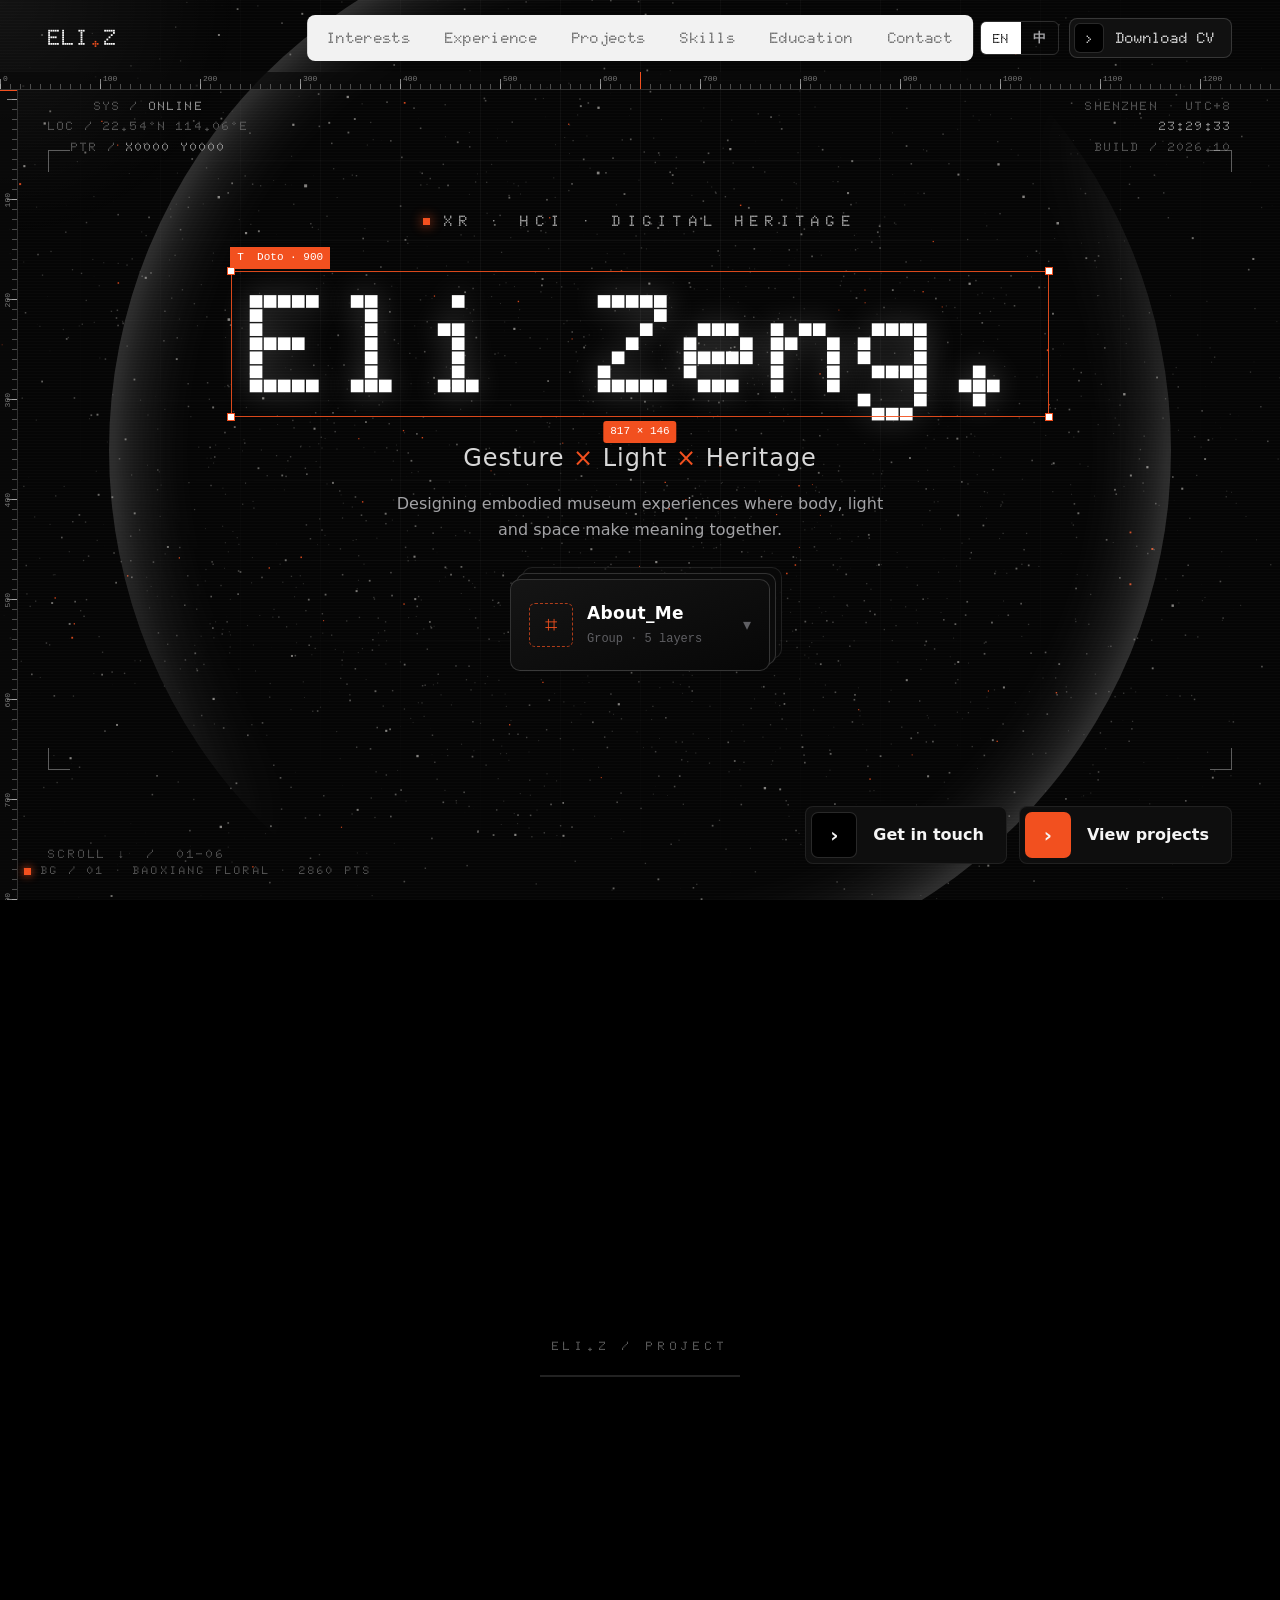
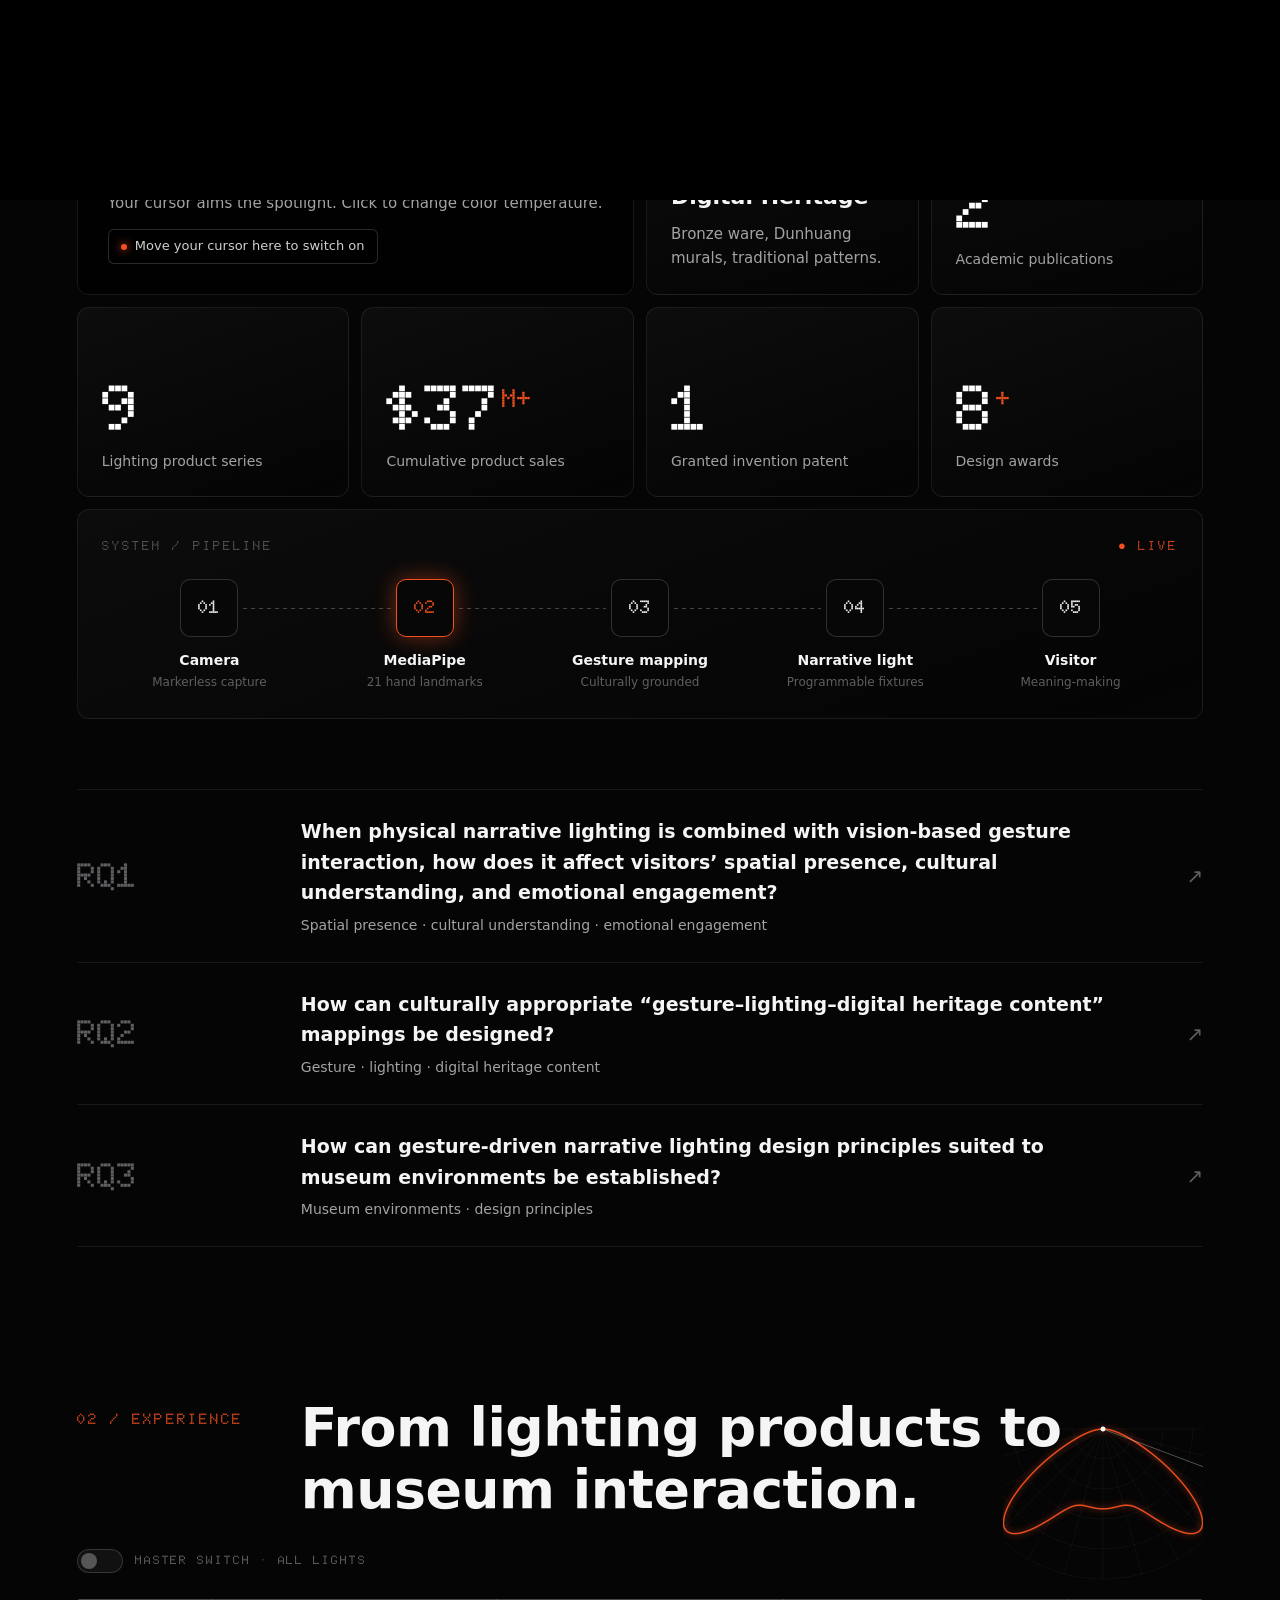
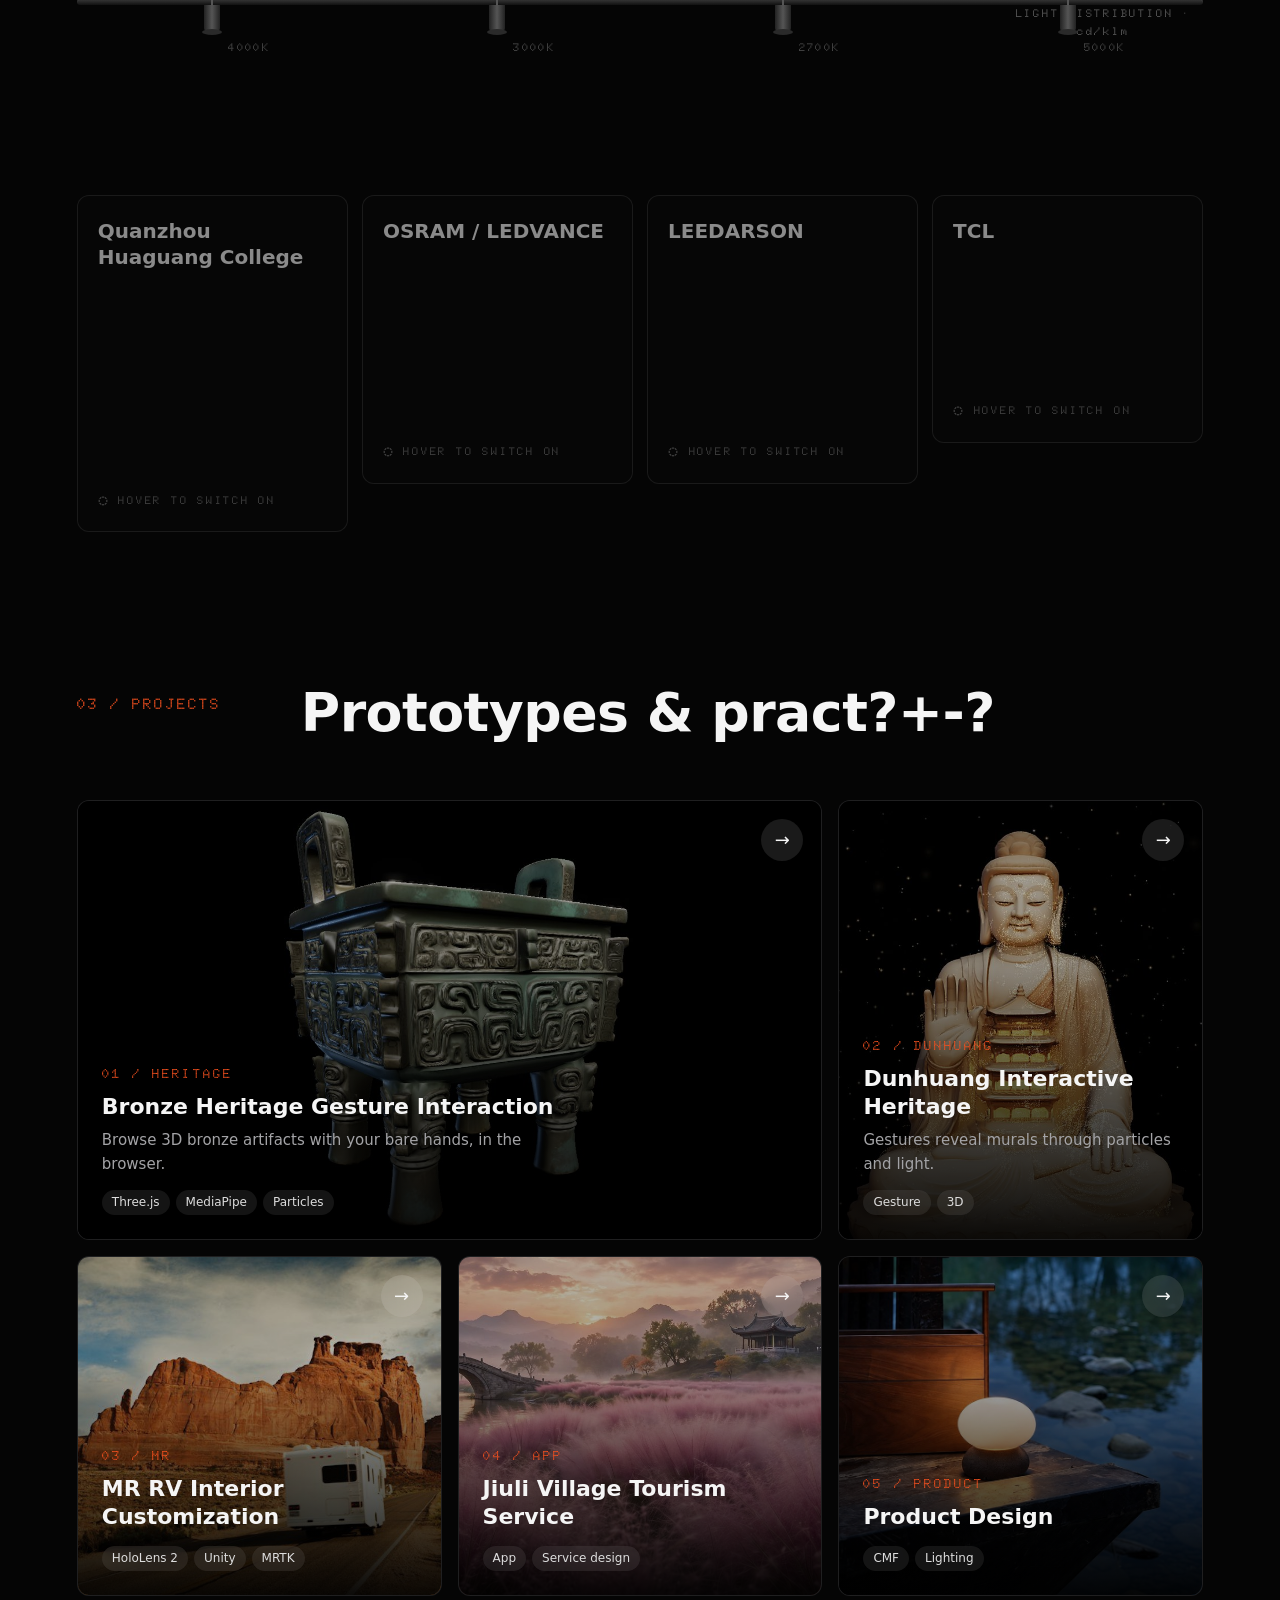
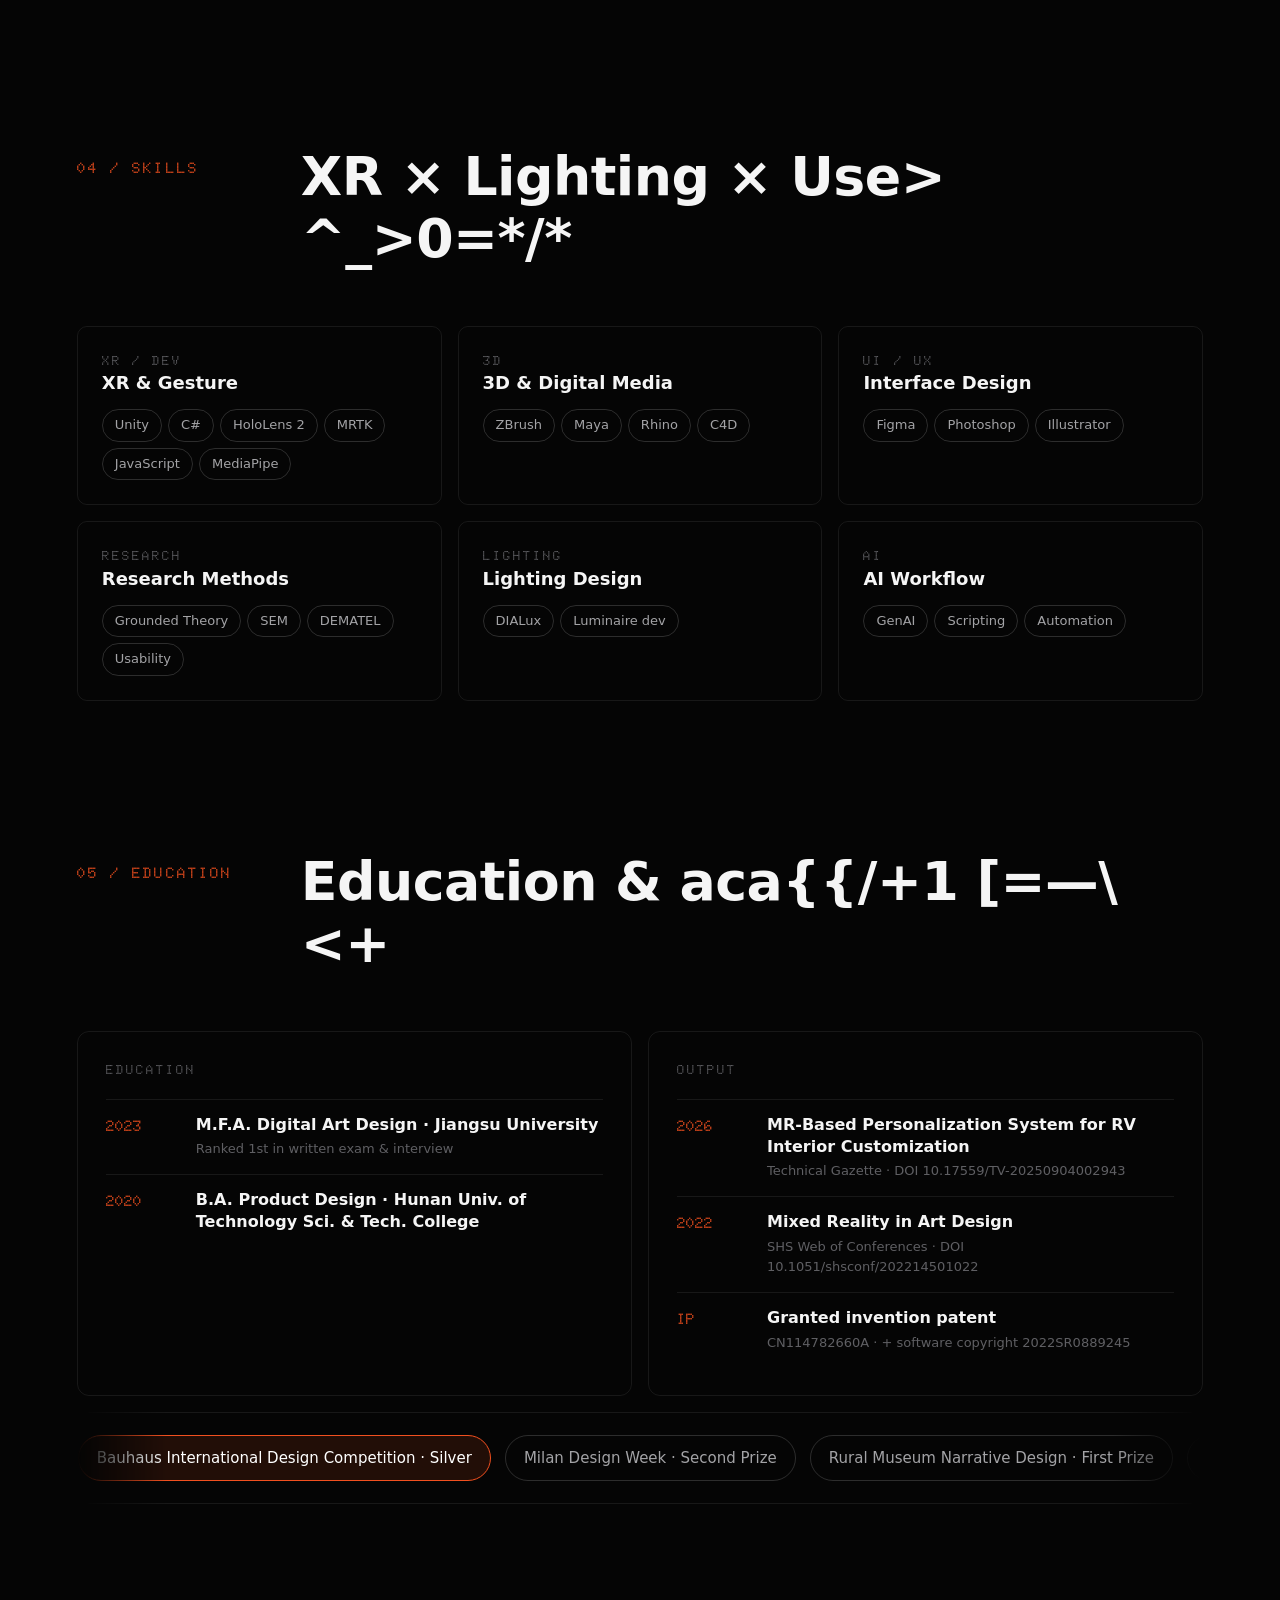
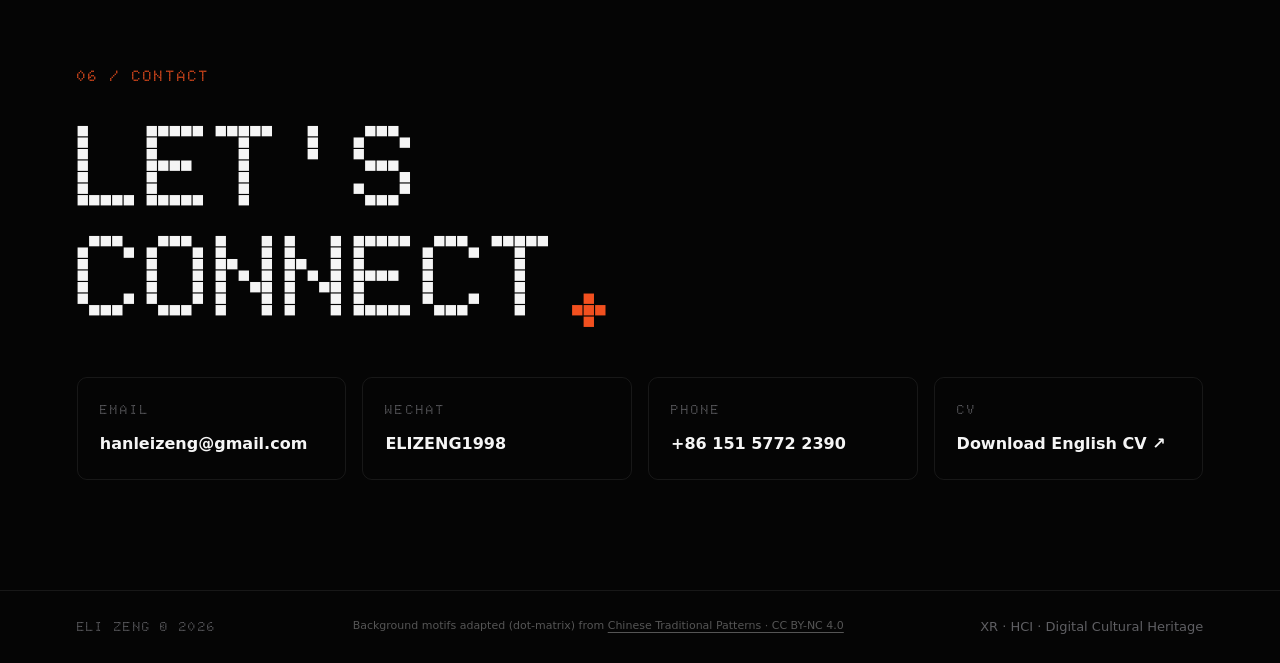
<file: backup/2026-10-11b/v2/index.html>
<!doctype html>
<html lang="zh-CN">
<head>
<meta charset="utf-8">
<meta name="viewport" content="width=device-width,initial-scale=1,viewport-fit=cover">
<title>Eli Zeng 曾韩擂 — XR · HCI · Digital Heritage</title>
<meta name="description" content="Eli Zeng / 曾韩擂 — Designer exploring XR, HCI and Digital Cultural Heritage.">
<link rel="preconnect" href="https://fonts.googleapis.com">
<link rel="preconnect" href="https://fonts.gstatic.com" crossorigin>
<link href="https://fonts.googleapis.com/css2?family=Doto:wght@600;700;800;900&display=swap" rel="stylesheet">
<style>
:root{
  --bg:#050505;--panel:#0c0c0d;--line:rgba(255,255,255,.08);--line-2:rgba(255,255,255,.16);
  --t1:#f5f5f5;--t2:#a3a3a6;--t3:#5f5f63;
  --red:#f2501f;--red-glow:rgba(242,80,31,.45);
  --sans:"PingFang SC","PingFang TC","苹方-简","Helvetica Neue","Noto Sans SC","Microsoft YaHei",system-ui,sans-serif;
  --dot:"Doto",ui-monospace,monospace;
  --ease:cubic-bezier(.22,1,.36,1);
}
*{box-sizing:border-box;margin:0;padding:0}
html{scroll-behavior:smooth;background:var(--bg)}
body{font-family:var(--sans);background:var(--bg);color:var(--t1);line-height:1.6;-webkit-font-smoothing:antialiased;overflow-x:hidden}
a{color:inherit;text-decoration:none}
img{display:block;max-width:100%}

/* ---------- background layers ---------- */
#particles{position:fixed;inset:0;z-index:0;pointer-events:none}
.grid-bg{position:fixed;inset:0;z-index:0;pointer-events:none;
  background-image:linear-gradient(var(--line) 1px,transparent 1px),linear-gradient(90deg,var(--line) 1px,transparent 1px);
  background-size:80px 80px;mask-image:radial-gradient(ellipse at 50% 30%,#000 20%,transparent 75%);opacity:.55}
.scan{position:fixed;inset:0;z-index:1;pointer-events:none;background:repeating-linear-gradient(0deg,rgba(255,255,255,.018) 0 1px,transparent 1px 3px)}
.cursor-glow{position:fixed;width:520px;height:520px;border-radius:50%;pointer-events:none;z-index:1;
  background:radial-gradient(circle,rgba(255,255,255,.06),transparent 65%);transform:translate(-50%,-50%);transition:opacity .4s}
main,header,footer{position:relative;z-index:2}

/* ---------- header (Doto kept) ---------- */
.header{position:fixed;top:0;left:0;right:0;z-index:50;display:flex;align-items:center;justify-content:space-between;
  padding:18px clamp(18px,4vw,48px);transition:background .4s,backdrop-filter .4s,border-color .4s;border-bottom:1px solid transparent}
.header.scrolled{background:rgba(5,5,5,.72);backdrop-filter:blur(14px);border-color:var(--line)}
.brand{font-family:var(--dot);font-weight:800;font-size:22px;letter-spacing:.04em}
.brand b{color:var(--red)}
.nav{position:absolute;left:50%;transform:translateX(-50%);display:flex;gap:2px;padding:4px;border-radius:8px;background:#f2f2f2}
.nav a{font-family:var(--dot);font-weight:800;font-size:15px;letter-spacing:.02em;padding:7px 16px;border-radius:6px;color:#555;transition:color .3s,background .3s}
.nav a:hover{color:#000}
.nav a.active{color:#fff;background:#000}
.tools{display:flex;gap:10px;align-items:center}
.lang{display:flex;border:1px solid var(--line-2);border-radius:6px;overflow:hidden}
.lang button{font-family:var(--dot);font-weight:800;font-size:13px;background:none;border:0;color:var(--t2);padding:7px 12px;cursor:pointer}
.lang button.active{background:#fff;color:#000}
.cv-btn{display:flex;align-items:center;gap:12px;font-family:var(--dot);font-weight:800;font-size:15px;padding:4px 16px 4px 4px;border-radius:8px;background:#111;border:1px solid var(--line-2);color:#fff;transition:all .3s var(--ease)}
.cv-btn i{width:30px;height:30px;border-radius:6px;display:grid;place-items:center;background:#000;border:1px solid var(--line-2);font-style:normal;transition:background .3s}
.cv-btn:hover i{background:var(--red);border-color:var(--red)}
@media(max-width:980px){.nav{display:none}}

/* ---------- hero ---------- */
.hero{min-height:100vh;display:flex;flex-direction:column;align-items:center;justify-content:center;text-align:center;padding:120px clamp(20px,4vw,48px) 140px;position:relative;overflow:hidden}
.halo{position:absolute;left:50%;top:50%;width:min(118vh,96vw);aspect-ratio:1;transform:translate(-50%,-50%);border-radius:50%;pointer-events:none;
  box-shadow:0 0 60px 18px rgba(255,255,255,.35),inset 0 0 70px 14px rgba(255,255,255,.28);border:2px solid rgba(255,255,255,.55);filter:blur(10px);opacity:.75;
  -webkit-mask:conic-gradient(from 200deg,transparent 0 6%,#000 18% 40%,transparent 52% 58%,#000 70% 92%,transparent);mask:conic-gradient(from 200deg,transparent 0 6%,#000 18% 40%,transparent 52% 58%,#000 70% 92%,transparent);
  animation:haloSpin 40s linear infinite}
@keyframes haloSpin{to{transform:translate(-50%,-50%) rotate(360deg)}}
.hud{font-family:var(--dot);font-weight:800;font-size:15px;letter-spacing:.42em;color:#bdbdbd;margin-bottom:34px;display:flex;gap:14px;align-items:center}
.hud .dotlive{width:7px;height:7px;background:var(--red);box-shadow:0 0 12px var(--red);animation:pulse 1.6s infinite}
@keyframes pulse{50%{opacity:.25}}
.hero-name{font-family:var(--dot);font-weight:900;font-size:clamp(64px,11vw,176px);line-height:.95;letter-spacing:.02em;color:#fff;text-shadow:0 0 30px rgba(255,255,255,.25)}
.hero-role{margin-top:22px;font-size:clamp(18px,2vw,24px);font-weight:500;color:#d8d8d8;letter-spacing:.04em}
.hero-role .acc{color:var(--red)}
.hero-bottom{position:absolute;left:clamp(20px,4vw,48px);right:clamp(20px,4vw,48px);bottom:36px;display:flex;justify-content:space-between;align-items:flex-end;gap:20px;text-align:left}
.hero-sub{max-width:520px;color:var(--t2);font-size:16px;margin-top:14px}
.scroll-mini{font-family:var(--dot);font-weight:800;font-size:12px;letter-spacing:.24em;color:#666}
.btn-sq{display:inline-flex;align-items:center;gap:16px;padding:5px 22px 5px 5px;border-radius:8px;background:#0e0e0e;border:1px solid var(--line);font-size:16px;font-weight:600;transition:all .35s var(--ease)}
.btn-sq i{width:46px;height:46px;border-radius:7px;display:grid;place-items:center;background:var(--red);font-style:normal;font-size:20px;transition:transform .35s var(--ease)}
.btn-sq:hover{border-color:var(--red);box-shadow:0 0 30px var(--red-glow)}
.btn-sq:hover i{transform:translateX(3px)}
.btn-sq.ghost i{background:#000;border:1px solid var(--line-2)}
.hero-cta{display:flex;gap:12px;flex-wrap:wrap}
@media(max-width:760px){.hero-bottom{flex-direction:column;align-items:flex-start}}

/* ---------- splash ---------- */
#splash{position:fixed;inset:0;z-index:100;background:#000;display:grid;place-items:center;transition:opacity .8s var(--ease),visibility .8s}
#splash.done{opacity:0;visibility:hidden}
#splash .pct{font-family:var(--dot);font-weight:900;font-size:clamp(70px,12vw,160px);color:#fff}
#splash .lbl{font-family:var(--dot);font-weight:800;font-size:14px;letter-spacing:.4em;color:#777;margin-top:10px;text-align:center}
#splash .bar{width:220px;height:2px;background:#222;margin:22px auto 0;overflow:hidden}
#splash .bar i{display:block;height:100%;width:0;background:var(--red)}

/* ---------- bento ---------- */
.bento{display:grid;grid-template-columns:repeat(4,1fr);grid-auto-rows:minmax(190px,auto);gap:12px}
.tile{position:relative;border:1px solid var(--line);border-radius:12px;background:linear-gradient(160deg,rgba(255,255,255,.035),rgba(255,255,255,0));padding:24px;overflow:hidden}
.tile.big{grid-column:span 2;grid-row:span 2;display:flex;align-items:flex-end;isolation:isolate;padding:30px}
.tile.big img{position:absolute;inset:0;width:100%;height:100%;object-fit:cover;z-index:-2;filter:grayscale(.6) brightness(.6);transform:scale(1.03);transition:transform 1.2s var(--ease),filter .8s}
.tile.big::after{content:"";position:absolute;inset:0;z-index:-1;background:linear-gradient(180deg,transparent 35%,rgba(0,0,0,.9))}
.tile.big:hover img{transform:scale(1.09);filter:grayscale(0) brightness(.75)}
.tile .h2{font-family:var(--sans);font-size:clamp(28px,3vw,40px);font-weight:600;margin:10px 0 8px;line-height:1.15}
.tile.big .kicker{color:var(--red)}
.stat{display:flex;flex-direction:column;justify-content:flex-end}
.stat::after{content:"";position:absolute;left:0;bottom:0;height:2px;width:0;background:var(--red);transition:width .8s var(--ease)}
.stat:hover::after{width:100%}
.stat-num{font-family:var(--dot);font-weight:900;font-size:clamp(46px,5vw,72px);line-height:1;color:#fff}
.stat-num sup{font-size:.4em;color:var(--red);margin-left:2px}
.stat-label{margin-top:10px;font-size:14px;color:var(--t2)}
.bento .stat:nth-last-child(5){grid-column:4}
@media(max-width:900px){.bento{grid-template-columns:1fr 1fr}.tile.big{grid-column:span 2}.bento .stat:nth-last-child(5){grid-column:auto}}

/* ---------- sections ---------- */
.section{padding:clamp(90px,12vw,150px) clamp(20px,6vw,96px) 0}
.sec-head{display:grid;grid-template-columns:200px 1fr;gap:24px;align-items:start;margin-bottom:56px}
.sec-idx{font-family:var(--dot);font-weight:800;font-size:15px;letter-spacing:.14em;color:var(--red);padding-top:10px}
.sec-title{font-size:clamp(30px,4.2vw,54px);font-weight:600;line-height:1.15;letter-spacing:-.01em}
.sec-lead{margin-top:16px;color:var(--t2);font-size:17px;max-width:640px}
@media(max-width:760px){.sec-head{grid-template-columns:1fr;gap:8px}}

/* type hierarchy tokens */
.kicker{font-family:var(--dot);font-weight:800;font-size:13px;letter-spacing:.16em;color:var(--t3)}
.h3{font-size:22px;font-weight:600;line-height:1.3}
.body{font-size:15px;color:var(--t2)}
.meta{font-size:13px;color:var(--t3)}
.hl{color:#fff;background:linear-gradient(transparent 62%,rgba(242,80,31,.4) 62%)}

/* research cards */
.cards3{display:grid;grid-template-columns:repeat(3,1fr);gap:16px}
.rcard{position:relative;border:1px solid var(--line);border-radius:12px;background:linear-gradient(160deg,rgba(255,255,255,.035),rgba(255,255,255,0));overflow:hidden;transition:border-color .4s,transform .5s var(--ease)}
.rcard::before{content:"";position:absolute;inset:-1px;border-radius:inherit;padding:1px;background:conic-gradient(from var(--a,0deg),transparent 70%,var(--red) 85%,transparent 100%);
  -webkit-mask:linear-gradient(#000 0 0) content-box,linear-gradient(#000 0 0);-webkit-mask-composite:xor;mask-composite:exclude;opacity:0;transition:opacity .4s}
.rcard:hover{transform:translateY(-6px);border-color:transparent}
.rcard:hover::before{opacity:1;animation:spin 3s linear infinite}
@property --a{syntax:"<angle>";inherits:false;initial-value:0deg}
@keyframes spin{to{--a:360deg}}
.rcard .icon{width:46px;height:46px;border-radius:12px;display:grid;place-items:center;border:1px solid var(--line-2);margin-bottom:26px;font-family:var(--dot);font-weight:900;color:var(--red);font-size:16px}
.rcard .h3{margin:8px 0 10px}
@media(max-width:900px){.cards3{grid-template-columns:1fr}}

.rq{margin-top:70px;border-top:1px solid var(--line)}
.rq-item{display:grid;grid-template-columns:200px 1fr 40px;gap:24px;padding:26px 0;border-bottom:1px solid var(--line);align-items:center;transition:padding .4s var(--ease)}
.rq-item:hover{padding-left:12px}
.rq-item:hover .rq-n{color:var(--red)}
.rq-n{font-family:var(--dot);font-weight:900;font-size:34px;color:var(--t3);transition:color .3s}
.rq-q{font-size:19px;font-weight:600}
.rq-q small{display:block;margin-top:6px;font-size:14px;font-weight:400;color:var(--t2)}
.rq-arrow{color:var(--t3);font-size:20px;text-align:right}
@media(max-width:760px){.rq-item{grid-template-columns:56px 1fr}.rq-arrow{display:none}}

/* experience timeline */
.timeline{position:relative;margin-left:200px;border-left:1px solid var(--line-2)}
.timeline .prog{position:absolute;left:-1px;top:0;width:1px;height:0;background:var(--red);box-shadow:0 0 10px var(--red)}
.job{position:relative;padding:0 0 46px 40px}
.job::before{content:"";position:absolute;left:-6px;top:8px;width:11px;height:11px;border-radius:50%;background:var(--bg);border:1px solid var(--line-2);transition:all .4s}
.job.on::before{background:var(--red);border-color:var(--red);box-shadow:0 0 14px var(--red)}
.job-top{display:flex;flex-wrap:wrap;gap:6px 16px;align-items:baseline}
.job-co{font-size:22px;font-weight:600}
.job-role{font-size:15px;color:var(--t2)}
.job-time{font-family:var(--dot);font-weight:800;font-size:14px;letter-spacing:.06em;color:var(--t3);margin-bottom:8px}
.job-kpi{margin-top:12px;display:flex;flex-wrap:wrap;gap:8px}
.chip{font-size:13px;padding:5px 12px;border-radius:999px;border:1px solid var(--line-2);color:var(--t2)}
.chip.red{border-color:rgba(242,80,31,.5);color:#ffb3ae;background:rgba(242,80,31,.08)}
@media(max-width:760px){.timeline{margin-left:6px}}

/* projects */
.proj-grid{display:grid;grid-template-columns:repeat(6,1fr);gap:16px}
.proj{position:relative;border-radius:12px;overflow:hidden;border:1px solid var(--line);background:var(--panel);min-height:340px;display:flex;flex-direction:column;justify-content:flex-end;isolation:isolate;transform-style:preserve-3d;transition:transform .2s ease-out,border-color .4s}
.proj:nth-child(1){grid-column:span 4;min-height:440px}
.proj:nth-child(2){grid-column:span 2;min-height:440px}
.proj:nth-child(3),.proj:nth-child(4),.proj:nth-child(5){grid-column:span 2}
.proj img{position:absolute;inset:0;width:100%;height:100%;object-fit:cover;z-index:-2;transform:scale(1.04);transition:transform 1s var(--ease),filter .6s;filter:saturate(.85) brightness(.7)}
.proj::after{content:"";position:absolute;inset:0;z-index:-1;background:linear-gradient(180deg,transparent 30%,rgba(0,0,0,.92))}
.proj:hover{border-color:rgba(242,80,31,.6)}
.proj:hover img{transform:scale(1.1);filter:saturate(1.05) brightness(.85)}
.proj-body{padding:24px}
.proj .kicker{color:var(--red)}
.proj .h3{margin:8px 0 6px}
.proj .body{max-width:440px}
.proj .tags{margin-top:14px;display:flex;flex-wrap:wrap;gap:6px}
.proj .tags span{font-size:12px;padding:3px 10px;border-radius:999px;background:rgba(255,255,255,.08);color:#ddd;backdrop-filter:blur(6px)}
.proj .go{position:absolute;top:18px;right:18px;width:42px;height:42px;border-radius:50%;display:grid;place-items:center;background:rgba(255,255,255,.1);backdrop-filter:blur(8px);font-size:18px;transition:all .4s var(--ease)}
.proj:hover .go{background:var(--red);transform:rotate(-45deg)}
@media(max-width:900px){.proj-grid{grid-template-columns:1fr}.proj:nth-child(n){grid-column:auto;min-height:340px}}

/* skills */
.skills{display:grid;grid-template-columns:repeat(3,1fr);gap:16px}
.skill{padding:24px;border:1px solid var(--line);border-radius:10px;transition:background .4s}
.skill:hover{background:rgba(255,255,255,.03)}
.skill .h3{font-size:18px;margin-bottom:14px}
.skill .tags{display:flex;flex-wrap:wrap;gap:6px}
@media(max-width:900px){.skills{grid-template-columns:1fr}}

/* education & output */
.two{display:grid;grid-template-columns:1fr 1fr;gap:16px}
.box{padding:28px;border:1px solid var(--line);border-radius:12px}
.box .kicker{margin-bottom:18px}
.row{display:grid;grid-template-columns:76px 1fr;gap:14px;padding:14px 0;border-top:1px solid var(--line)}
.row:first-of-type{border-top:0}
.row .y{font-family:var(--dot);font-weight:800;font-size:15px;color:var(--red)}
.row .t{font-size:16px;font-weight:600;line-height:1.4}
.row .m{font-size:13px;color:var(--t3);margin-top:3px}
@media(max-width:900px){.two{grid-template-columns:1fr}}
.marquee{margin-top:16px;border:1px solid var(--line);border-radius:12px;overflow:hidden;padding:22px 0;mask-image:linear-gradient(90deg,transparent,#000 8%,#000 92%,transparent)}
.marquee-track{display:flex;gap:14px;width:max-content;animation:marq 40s linear infinite}
.marquee:hover .marquee-track{animation-play-state:paused}
@keyframes marq{to{transform:translateX(-50%)}}
.award{white-space:nowrap;font-size:15px;padding:10px 18px;border-radius:999px;border:1px solid var(--line-2);color:var(--t2)}
.award.gold{color:#fff;border-color:var(--red);background:rgba(242,80,31,.12)}

/* contact */
.contact{padding-bottom:110px}
.contact-big{font-family:var(--dot);font-weight:900;font-size:clamp(54px,9vw,140px);line-height:.95}
.contact-big span{color:var(--red)}
.contact-grid{margin-top:46px;display:grid;grid-template-columns:repeat(4,1fr);gap:16px}
.cbox{padding:22px;border:1px solid var(--line);border-radius:10px;transition:all .4s var(--ease)}
.cbox:hover{border-color:var(--red);transform:translateY(-4px)}
.cbox .kicker{margin-bottom:10px}
.cbox .v{font-size:16px;font-weight:600;word-break:break-all}
@media(max-width:900px){.contact-grid{grid-template-columns:1fr 1fr}}
footer{border-top:1px solid var(--line);padding:26px clamp(20px,6vw,96px);display:flex;justify-content:space-between;color:var(--t3);font-size:13px}
footer .d{font-family:var(--dot);font-weight:800;letter-spacing:.1em}


/* ---------- hero HUD ---------- */
.hud-corner{position:absolute;font-family:var(--dot);font-weight:800;font-size:12px;letter-spacing:.18em;color:#6d6d6d;line-height:1.7;pointer-events:none}
.hud-corner.tl{top:96px;left:clamp(20px,4vw,48px)}
.hud-corner.tr{top:96px;right:clamp(20px,4vw,48px);text-align:right}
.hud-corner b{color:#bbb;font-weight:800}
.bracket{position:absolute;width:22px;height:22px;border-color:rgba(255,255,255,.35);border-style:solid;pointer-events:none}
.bracket.a{top:150px;left:clamp(20px,4vw,48px);border-width:1px 0 0 1px}.bracket.b{top:150px;right:clamp(20px,4vw,48px);border-width:1px 1px 0 0}
.bracket.c{bottom:130px;left:clamp(20px,4vw,48px);border-width:0 0 1px 1px}.bracket.d{bottom:130px;right:clamp(20px,4vw,48px);border-width:0 1px 1px 0}
@media(max-width:760px){.hud-corner,.bracket{display:none}}

/* ---------- tech marquee ---------- */
.ticker{position:relative;z-index:2;border-top:1px solid var(--line);border-bottom:1px solid var(--line);overflow:hidden;padding:14px 0;background:rgba(0,0,0,.5)}
.ticker-track{display:flex;gap:40px;width:max-content;animation:marq 38s linear infinite;font-family:var(--dot);font-weight:800;font-size:16px;letter-spacing:.2em;color:#777;white-space:nowrap}
.ticker-track span::before{content:"◆";color:var(--red);margin-right:40px;font-size:10px;vertical-align:2px}

/* ---------- light field demo ---------- */
.tile.demo{padding:0;cursor:crosshair;background:#030303}
.tile.demo canvas{position:absolute;inset:0;width:100%;height:100%;z-index:-2}
.tile.demo::after{background:linear-gradient(180deg,transparent 55%,rgba(0,0,0,.85))}
.tile.demo .tile-in{padding:30px;pointer-events:none}
.demo-hud{position:absolute;top:18px;left:20px;right:20px;display:flex;justify-content:space-between;font-family:var(--dot);font-weight:800;font-size:12px;letter-spacing:.16em;color:#777;pointer-events:none}
.demo-hud b{color:var(--red)}
.demo-hint{display:inline-flex;align-items:center;gap:8px;margin-top:14px;font-size:13px;color:#cfcfcf;padding:6px 12px;border:1px solid var(--line-2);border-radius:6px;background:rgba(0,0,0,.4)}
.demo-hint i{width:6px;height:6px;background:var(--red);border-radius:50%;box-shadow:0 0 8px var(--red);animation:pulse 1.2s infinite}

/* ---------- pipeline ---------- */
.pipe{margin-top:12px;border:1px solid var(--line);border-radius:12px;padding:26px 24px;background:linear-gradient(160deg,rgba(255,255,255,.03),transparent)}
.pipe-head{display:flex;justify-content:space-between;margin-bottom:22px}
.pipe-row{display:grid;grid-template-columns:repeat(5,1fr);gap:0;position:relative}
.node{position:relative;text-align:center;padding:0 6px}
.node .nb{width:58px;height:58px;margin:0 auto 12px;border:1px solid var(--line-2);border-radius:10px;display:grid;place-items:center;font-family:var(--dot);font-weight:900;font-size:18px;background:#070707;position:relative;z-index:2;transition:border-color .3s,box-shadow .3s}
.node.lit .nb{border-color:var(--red);box-shadow:0 0 22px var(--red-glow);color:var(--red)}
.node .nt{font-size:14px;font-weight:600}
.node .nm{font-size:12px;color:var(--t3);margin-top:2px}
.node:not(:last-child)::after{content:"";position:absolute;top:29px;left:calc(50% + 34px);right:calc(-50% + 34px);height:1px;background:repeating-linear-gradient(90deg,#444 0 4px,transparent 4px 8px)}
.packet{position:absolute;top:26px;width:7px;height:7px;border-radius:50%;background:var(--red);box-shadow:0 0 12px var(--red),0 0 4px #fff;z-index:3}
@media(max-width:760px){.pipe-row{grid-template-columns:1fr 1fr;row-gap:24px}.node::after,.packet{display:none}}

/* ---------- experience: track lighting ---------- */
.exp-wrap{position:relative}
.polar{position:absolute;right:0;top:-150px;width:200px;height:200px}
.polar-cap{position:absolute;right:0;top:56px;width:200px;text-align:center;font-family:var(--dot);font-weight:800;font-size:11px;letter-spacing:.16em;color:#666}
@media(max-width:1000px){.polar,.polar-cap{display:none}}
.rail{height:6px;border-radius:3px;background:linear-gradient(180deg,#3a3a3a,#111);box-shadow:0 1px 0 rgba(255,255,255,.08) inset;margin-bottom:0;position:relative}
.jobs{display:grid;grid-template-columns:repeat(4,1fr);gap:14px}
.job2{position:relative;padding-top:190px;--cct:255,214,170}
.job2[data-cct="2700"]{--cct:255,170,95}.job2[data-cct="3000"]{--cct:255,190,130}.job2[data-cct="4000"]{--cct:255,226,190}.job2[data-cct="5000"]{--cct:228,236,255}
.lamp{position:absolute;top:0;left:50%;transform:translateX(-50%);width:16px;height:26px;background:linear-gradient(90deg,#222,#555,#222);border-radius:0 0 3px 3px}
.lamp::before{content:"";position:absolute;top:-6px;left:50%;width:2px;height:6px;background:#555;transform:translateX(-50%)}
.lamp::after{content:"";position:absolute;bottom:-4px;left:50%;transform:translateX(-50%);width:20px;height:6px;border-radius:50%;background:#2a2a2a;transition:background .3s,box-shadow .3s}
.job2.on .lamp::after{background:rgb(var(--cct));box-shadow:0 0 14px 4px rgba(var(--cct),.9),0 0 40px 10px rgba(var(--cct),.35)}
.cct{position:absolute;top:34px;left:calc(50% + 16px);font-family:var(--dot);font-weight:800;font-size:11px;letter-spacing:.12em;color:#555;transition:color .4s}
.job2.on .cct{color:rgb(var(--cct))}
.beam{position:absolute;top:26px;left:50%;transform:translateX(-50%);width:120%;height:calc(100% - 26px);pointer-events:none;opacity:0;
  clip-path:polygon(46% 0,54% 0,100% 100%,0 100%);background:linear-gradient(180deg,rgba(var(--cct),.42),rgba(var(--cct),.10) 55%,rgba(var(--cct),0));filter:blur(6px);transition:opacity .5s}
.job2.on .beam{animation:lightOn 1.1s steps(1) forwards}
.job2.on:hover .beam{opacity:1!important;filter:blur(4px) brightness(1.35)}
@keyframes lightOn{0%{opacity:.0}10%{opacity:.85}18%{opacity:.1}30%{opacity:.9}38%{opacity:.25}50%,100%{opacity:.85}}
.job-card{position:relative;border:1px solid var(--line);border-radius:12px;padding:22px 20px;background:rgba(8,8,8,.7);min-height:230px;transition:border-color .6s,box-shadow .6s;opacity:.4;transition:opacity .8s,border-color .6s,box-shadow .6s}
.job2.on .job-card{opacity:1;border-color:rgba(var(--cct),.35);box-shadow:0 -30px 60px -30px rgba(var(--cct),.5) inset}
.job-card::before{content:"";position:absolute;left:10%;right:10%;top:-1px;height:1px;background:linear-gradient(90deg,transparent,rgba(var(--cct),.9),transparent);opacity:0;transition:opacity .8s}
.job2.on .job-card::before{opacity:1}
.job-card .job-co{font-size:20px;font-weight:600;line-height:1.3}
.job-card .job-role{font-size:14px;color:var(--t2);margin-top:4px}
.job-card .reveal{margin-top:10px}
.job-card .reveal .job-time{margin-bottom:4px}
@media(max-width:1000px){.jobs{grid-template-columns:1fr 1fr}.rail{display:none}.job2{padding-top:170px}}
@media(max-width:600px){.jobs{grid-template-columns:1fr}}


/* ---------- design-software chrome: rulers, guides, selection ---------- */
.ruler-x,.ruler-y{position:absolute;z-index:3;pointer-events:none;background-color:rgba(10,10,10,.75)}
.ruler-x{top:72px;left:0;right:0;height:18px;border-bottom:1px solid var(--line-2);
  background-image:repeating-linear-gradient(90deg,rgba(255,255,255,.28) 0 1px,transparent 1px 10px),repeating-linear-gradient(90deg,rgba(255,255,255,.5) 0 1px,transparent 1px 100px);
  background-size:100% 5px,100% 10px;background-repeat:no-repeat;background-position:0 100%,0 100%}
.ruler-y{top:90px;left:0;bottom:0;width:18px;border-right:1px solid var(--line-2);
  background-image:repeating-linear-gradient(0deg,rgba(255,255,255,.28) 0 1px,transparent 1px 10px),repeating-linear-gradient(0deg,rgba(255,255,255,.5) 0 1px,transparent 1px 100px);
  background-size:5px 100%,10px 100%;background-repeat:no-repeat;background-position:100% 0,100% 0}
.ruler-x span,.ruler-y span{position:absolute;font-family:ui-monospace,monospace;font-size:8px;color:#777}
.ruler-x span{top:1px}.ruler-y span{left:2px;writing-mode:vertical-rl;transform:rotate(180deg)}
.rmark{position:absolute;background:var(--red)}
.ruler-x .rmark{top:0;bottom:0;width:1px}.ruler-y .rmark{left:0;right:0;height:1px}
.guide{position:absolute;z-index:2;pointer-events:none;opacity:0;transition:opacity .3s}
.guide.gx{left:18px;right:0;height:0;border-top:1px dashed rgba(242,80,31,.35)}
.guide.gy{top:90px;bottom:0;width:0;border-left:1px dashed rgba(242,80,31,.35)}
.hero:hover .guide{opacity:1}
.selbox{position:relative;padding:6px 18px;margin-top:4px}
.selbox::before{content:"";position:absolute;inset:0;border:1px solid var(--red);opacity:.0;transition:opacity .3s}
.selbox:hover::before,.selbox.on::before{opacity:.9}
.h{position:absolute;width:8px;height:8px;background:#fff;border:1px solid var(--red);opacity:0;transition:opacity .3s}
.selbox .h{opacity:0}.selbox:hover .h,.selbox.on .h{opacity:1}
.h.tl{left:-4px;top:-4px}.h.tr{right:-4px;top:-4px}.h.bl{left:-4px;bottom:-4px}.h.br{right:-4px;bottom:-4px}
.sel-tag{position:absolute;left:-1px;top:-24px;font-family:ui-monospace,monospace;font-size:11px;background:var(--red);color:#fff;padding:2px 7px;opacity:0;transition:opacity .3s;white-space:nowrap}
.sel-dim{position:absolute;left:50%;bottom:-26px;transform:translateX(-50%);font-family:ui-monospace,monospace;font-size:11px;background:var(--red);color:#fff;padding:2px 7px;border-radius:3px;opacity:0;transition:opacity .3s;white-space:nowrap}
.selbox:hover .sel-tag,.selbox:hover .sel-dim,.selbox.on .sel-tag,.selbox.on .sel-dim{opacity:1}
@media(max-width:760px){.ruler-x,.ruler-y,.guide{display:none}}
/* global inspector (hover any block) */
.inspect{position:fixed;z-index:60;pointer-events:none;border:1px solid var(--red);opacity:0;transition:opacity .2s,left .18s var(--ease),top .18s var(--ease),width .18s var(--ease),height .18s var(--ease)}
.inspect.show{opacity:1}
.inspect .h{opacity:1}
.inspect .lbl{position:absolute;left:-1px;top:-21px;font-family:ui-monospace,monospace;font-size:10.5px;background:var(--red);color:#fff;padding:2px 6px;white-space:nowrap}
.inspect .dim{position:absolute;left:50%;bottom:-22px;transform:translateX(-50%);font-family:ui-monospace,monospace;font-size:10.5px;background:var(--red);color:#fff;padding:2px 6px;border-radius:3px;white-space:nowrap}

/* ---------- About me: layer group (same interaction as the old folder) ---------- */
.lg{position:relative;margin-top:36px;width:260px;height:92px;user-select:none;-webkit-user-select:none;touch-action:pan-y;z-index:6}
.lg-items{position:absolute;left:50%;top:0;width:0;height:0;z-index:5}
.lg-pad{position:absolute;pointer-events:none}
.lg.open .lg-pad{pointer-events:auto}
.lg-card{position:absolute;inset:0;background:none;border:0;padding:0;cursor:pointer;font:inherit;color:#fff}
.lg-ghost{position:absolute;inset:0;border:1px solid var(--line-2);border-radius:10px;background:#0b0b0b;transition:transform .5s cubic-bezier(.34,1.6,.64,1)}
.lg-ghost.g1{transform:translate(6px,-6px)}.lg-ghost.g2{transform:translate(12px,-12px);opacity:.6}
.lg.open .lg-ghost.g1{transform:translate(10px,-14px) rotate(3deg)}.lg.open .lg-ghost.g2{transform:translate(20px,-26px) rotate(6deg)}
.lg-frame{position:absolute;inset:0;display:flex;align-items:center;gap:14px;padding:0 18px;border:1px solid var(--line-2);border-radius:10px;background:linear-gradient(160deg,#151515,#070707);transition:border-color .3s,box-shadow .3s}
.lg-frame .h{opacity:0}
.lg:hover .lg-frame,.lg.open .lg-frame{border-color:var(--red);box-shadow:0 0 30px var(--red-glow)}
.lg:hover .lg-frame .h,.lg.open .lg-frame .h{opacity:1}
.lg-ico{width:44px;height:44px;flex:none;display:grid;place-items:center;border:1px dashed rgba(242,80,31,.7);border-radius:6px;color:var(--red);font-size:22px}
.lg-txt{display:flex;flex-direction:column;align-items:flex-start;text-align:left}
.lg-name{font-size:17px;font-weight:600;letter-spacing:.02em}
.lg-sub{font-size:12px;color:var(--t3);margin-top:2px;font-family:ui-monospace,monospace}
.lg-chev{margin-left:auto;color:var(--t3);transition:transform .4s var(--ease)}
.lg.open .lg-chev{transform:rotate(180deg);color:var(--red)}
.lg-pill{position:absolute;left:0;top:0;display:inline-flex;align-items:center;gap:8px;white-space:nowrap;padding:10px 16px 10px 12px;border-radius:8px;
  background:rgba(14,14,14,.92);backdrop-filter:blur(8px);border:1px solid var(--line-2);color:#fff;font:600 14px/1 var(--sans);cursor:grab;touch-action:none;
  box-shadow:0 12px 30px rgba(0,0,0,.6),0 0 18px rgba(242,80,31,.12);opacity:0;pointer-events:none;
  transform:translate(-50%,-50%) translate(0px,40px) scale(.4);transition:transform .52s cubic-bezier(.34,1.57,.64,1) calc(var(--i)*45ms),opacity .22s ease calc(var(--i)*45ms)}
.lg-pill b{font:700 10px/1 ui-monospace,monospace;color:var(--red);border:1px solid rgba(242,80,31,.6);border-radius:3px;padding:3px 4px}
.lg-pill .h{width:6px;height:6px;opacity:0}
.lg-pill:hover,.lg-pill[data-drag]{border-color:var(--red)}
.lg-pill:hover .h,.lg-pill[data-drag] .h{opacity:1}
.lg-pill[data-drag]{cursor:grabbing}
.lg.open .lg-pill{opacity:1;pointer-events:auto;transform:translate(-50%,-50%) translate(var(--x),var(--y)) rotate(var(--r))}
.lg.live .lg-pill{transition:none}
.lg-pill[data-pop]{animation:lgPop .32s ease}
@keyframes lgPop{50%{filter:brightness(1.8)}}

/* ---------- light field (cursor-driven, lighting) ---------- */
.demo-hud .r{display:flex;gap:16px}
.cct-sw{display:inline-block;width:8px;height:8px;border-radius:50%;margin-right:6px;vertical-align:0;background:#ffb46b;box-shadow:0 0 8px currentColor}
.tile.demo .demo-hint{transition:opacity .4s}
.tile.demo.active .demo-hint{opacity:0}

/* ---------- experience: lights off by default ---------- */
@property --lr{syntax:"<percentage>";inherits:false;initial-value:0%}
.exp-switch{display:flex;align-items:center;gap:12px;margin:-28px 0 26px;font-family:var(--dot);font-weight:800;font-size:12px;letter-spacing:.16em;color:#777}
.exp-switch button{width:46px;height:24px;border-radius:12px;border:1px solid var(--line-2);background:#111;position:relative;cursor:pointer}
.exp-switch button::after{content:"";position:absolute;top:3px;left:3px;width:16px;height:16px;border-radius:50%;background:#555;transition:all .3s var(--ease)}
.exp-switch button[aria-pressed="true"]{border-color:var(--red)}
.exp-switch button[aria-pressed="true"]::after{left:25px;background:var(--red);box-shadow:0 0 10px var(--red)}
.job2{cursor:pointer}
.job-card{opacity:1!important}
.job-card .job-co{color:#8a8a8a;transition:color .6s,text-shadow .6s}
.job-card .reveal{--lr:0%;-webkit-mask-image:radial-gradient(ellipse 120% var(--lr) at 50% 0,#000 60%,transparent 100%);mask-image:radial-gradient(ellipse 120% var(--lr) at 50% 0,#000 60%,transparent 100%);transition:--lr 1s var(--ease)}
.job2.on .job-card .reveal{--lr:260%}
.job2.on .job-card .job-co{color:#fff;text-shadow:0 0 18px rgba(var(--cct),.55)}
.job-off-hint{font-family:var(--dot);font-weight:800;font-size:11px;letter-spacing:.16em;color:#4a4a4a;margin-top:14px;transition:opacity .4s}
.job2.on .job-off-hint{opacity:0}
.job2 .beam{animation:none!important;opacity:0;transition:opacity .25s}
.job2.on .beam{animation:lightOn .9s steps(1) forwards!important}

.bg-label{position:fixed;left:24px;bottom:20px;z-index:2;pointer-events:none;font-family:var(--dot);font-weight:800;font-size:11px;letter-spacing:.2em;color:#6a6a6a;display:flex;align-items:center;gap:10px}
.bg-label i{width:7px;height:7px;background:var(--red);box-shadow:0 0 8px var(--red)}
.bg-label.in{animation:bgIn .8s var(--ease)}
@keyframes bgIn{from{opacity:0;transform:translateY(6px);letter-spacing:.5em}to{opacity:1}}
@media(max-width:760px){.bg-label{display:none}}
footer .credit{font-size:11px;color:#555}footer .credit a{text-decoration:underline;text-underline-offset:3px}footer .credit a:hover{color:var(--red)}
footer{flex-wrap:wrap;gap:8px 24px}
/* reveal */
.rv{opacity:0;transform:translateY(36px);filter:blur(6px);transition:opacity .9s var(--ease),transform .9s var(--ease),filter .9s var(--ease)}
.rv.in{opacity:1;transform:none;filter:none}
.rv.d1{transition-delay:.08s}.rv.d2{transition-delay:.16s}.rv.d3{transition-delay:.24s}.rv.d4{transition-delay:.32s}
@media(prefers-reduced-motion:reduce){*{animation:none!important;transition:none!important}.rv{opacity:1;transform:none;filter:none}}

/* ---------- page transitions + button feedback (shared with project pages) ---------- */
.eli-veil{position:fixed;inset:0;z-index:9999;background:#000;display:grid;place-items:center;transform:translateY(100%);pointer-events:none}
.eli-veil.in{transform:translateY(0);transition:transform .35s var(--ease)}
.eli-veil .t{font-family:var(--dot);font-weight:900;font-size:clamp(34px,6vw,78px);color:#fff;text-align:center;line-height:1.05;padding:0 20px}
.eli-veil .l{font-family:var(--dot);font-weight:800;font-size:12px;letter-spacing:.4em;color:#777;margin-top:14px;text-align:center}
.eli-veil .b{width:200px;height:2px;background:#222;margin:18px auto 0;overflow:hidden}
.eli-veil .b i{display:block;height:100%;width:0;background:var(--red);transition:width .5s var(--ease) .1s}
.eli-veil.in .b i{width:100%}
.eli-ping{position:fixed;width:10px;height:10px;border:1px solid var(--red);pointer-events:none;z-index:9998;transform:translate(-50%,-50%);animation:eliPing .5s var(--ease) forwards}
@keyframes eliPing{to{width:46px;height:46px;opacity:0}}
:focus-visible{outline:1px solid var(--red);outline-offset:3px}
.btn-sq:active,.cv-btn:active,.lang button:active,.cbox:active,.lg-card:active{transform:scale(.97)}
.proj:active{transform:scale(.985)!important}
@media (prefers-reduced-motion:reduce){.eli-veil{display:none}}
</style>
</head>
<body>
<div id="splash" aria-hidden="true"><div><div class="pct"><span id="pct">0</span>%</div><div class="lbl">LOADING ELI.Z</div><div class="bar"><i id="bar"></i></div></div></div>
<canvas id="particles" aria-hidden="true"></canvas>
<div class="grid-bg" aria-hidden="true"></div>
<div class="scan" aria-hidden="true"></div>
<div class="cursor-glow" id="glow" aria-hidden="true"></div>

<header class="header" id="hdr">
  <a class="brand" href="#top">ELI<b>.</b>Z</a>
  <nav class="nav" aria-label="Primary">
    <a href="#research" data-en="Interests" data-zh="研究兴趣">Interests</a>
    <a href="#experience" data-en="Experience" data-zh="经历">Experience</a>
    <a href="#projects" data-en="Projects" data-zh="项目">Projects</a>
    <a href="#skills" data-en="Skills" data-zh="技能">Skills</a>
    <a href="#education" data-en="Education" data-zh="教育">Education</a>
    <a href="#contact" data-en="Contact" data-zh="联系">Contact</a>
  </nav>
  <div class="tools">
    <div class="lang"><button data-lang="en">EN</button><button data-lang="zh">中</button></div>
    <a class="cv-btn cv-link" href="https://cooleli.github.io/CV-project/assets/cv/Hanlei-Zeng-CV-EN.pdf" target="_blank" rel="noopener"><i>›</i><span data-en="Download CV" data-zh="下载简历">Download CV</span></a>
  </div>
</header>

<main id="top">
  <!-- HERO -->
  <section class="hero">
    <div class="halo" aria-hidden="true"></div>
    <div class="hud-corner tl" aria-hidden="true">SYS / <b>ONLINE</b><br>LOC / 22.54°N 114.06°E<br>PTR / <b id="ptr">X0000 Y0000</b></div>
    <div class="hud-corner tr" aria-hidden="true">SHENZHEN · UTC+8<br><b id="clock">00:00:00</b><br>BUILD / 2026.10</div>
    <i class="bracket a"></i><i class="bracket b"></i><i class="bracket c"></i><i class="bracket d"></i>
    <div class="ruler-x" id="rulerX" aria-hidden="true"><i class="rmark" id="rmX"></i></div>
    <div class="ruler-y" id="rulerY" aria-hidden="true"><i class="rmark" id="rmY"></i></div>
    <div class="guide gx" id="gx" aria-hidden="true"></div><div class="guide gy" id="gy" aria-hidden="true"></div>
    <div class="hud rv"><span class="dotlive"></span><span>XR · HCI · DIGITAL HERITAGE</span></div>
    <div class="selbox rv d1" id="nameSel"><span class="sel-tag">T&nbsp; Doto · 900</span><h1 class="hero-name" data-scramble data-en="Eli Zeng." data-zh="曾韩擂。">Eli Zeng.</h1><i class="h tl"></i><i class="h tr"></i><i class="h bl"></i><i class="h br"></i><span class="sel-dim" id="nameDim">0 × 0</span></div>
    <div class="hero-role rv d2" data-en-html="Gesture <span class='acc'>×</span> Light <span class='acc'>×</span> Heritage" data-zh-html="手势 <span class='acc'>×</span> 光 <span class='acc'>×</span> 文化遗产">Gesture <span class="acc">×</span> Light <span class="acc">×</span> Heritage</div>
    <p class="hero-sub rv d3" data-en="Designing embodied museum experiences where body, light and space make meaning together." data-zh="让身体、光与空间共同生成意义的博物馆具身交互体验。">Designing embodied museum experiences where body, light and space make meaning together.</p>
    <div class="lg rv d4" id="aboutGroup">
      <div class="lg-items" id="lgItems"><div class="lg-pad" id="lgPad"></div></div>
      <button class="lg-card" type="button" aria-expanded="false">
        <span class="lg-ghost g2"></span><span class="lg-ghost g1"></span>
        <span class="lg-frame"><i class="h tl"></i><i class="h tr"></i><i class="h bl"></i><i class="h br"></i>
          <span class="lg-ico">⌗</span>
          <span class="lg-txt"><span class="lg-name" data-en="About_Me" data-zh="关于我">About_Me</span><span class="lg-sub" data-en="Group · 5 layers" data-zh="编组 · 5 个图层">Group · 5 layers</span></span>
          <span class="lg-chev">▾</span>
        </span>
      </button>
    </div>
    <div class="hero-bottom rv d4">
      <div class="scroll-mini">SCROLL ↓ &nbsp;/&nbsp; 01—06</div>
      <div class="hero-cta">
        <a class="btn-sq ghost" href="#contact"><i>›</i><span data-en="Get in touch" data-zh="联系我">Get in touch</span></a>
        <a class="btn-sq" href="#projects"><i>›</i><span data-en="View projects" data-zh="查看项目">View projects</span></a>
      </div>
    </div>
  </section>

  <div class="ticker" aria-hidden="true"><div class="ticker-track" id="ticker"><span>THREE.JS</span><span>MEDIAPIPE · 21 HAND LANDMARKS</span><span>POINT CLOUD</span><span>UNITY</span><span>HOLOLENS 2</span><span>MRTK</span><span>DIALUX</span><span>NARRATIVE LIGHTING</span><span>EMBODIED INTERACTION</span><span>RESEARCH THROUGH DESIGN</span></div></div>

  <!-- RESEARCH -->
  <section class="section" id="research">
    <div class="sec-head">
      <div class="sec-idx rv">01 / RESEARCH INTERESTS</div>
      <div>
        <h2 class="sec-title rv" data-scramble data-en="Turning visitors from spectators into participants." data-zh="让观众从观看者，变成参与者。">Turning visitors from spectators into participants.</h2>
        <p class="sec-lead rv d1" data-en="Markerless gesture interaction + programmable narrative lighting, grounded in HCI and embodied interaction." data-zh="以人机交互与具身交互为基础，结合无标记手势交互与可编程叙事照明。">Markerless gesture interaction + programmable narrative lighting, grounded in HCI and embodied interaction.</p>
      </div>
    </div>
    <div class="bento">
      <div class="tile big demo rv" id="demoTile">
        <canvas id="lightfield"></canvas>
        <div class="demo-hud"><span>DEMO / LIGHT FIELD</span><span class="r"><span><i class="cct-sw" id="cctSw"></i>CCT <b id="cct">2700K</b></span><span>BEAM <b id="beamA">00°</b></span><span>LUX <b id="lux">000</b></span></span></div>
        <div class="tile-in"><div class="kicker">RESEARCH INTERESTS</div><div class="h2" data-en="Body · Light · Space" data-zh="身体 · 光 · 空间">Body · Light · Space</div><p class="body" data-en="Your cursor aims the spotlight. Click to change color temperature." data-zh="鼠标控制射灯照向哪里，点击切换色温。">Your cursor aims the spotlight. Click to change color temperature.</p><span class="demo-hint"><i></i><span data-en="Move your cursor here to switch on" data-zh="把鼠标移进来开灯">Move your cursor here to switch on</span></span></div>
      </div>
      <article class="tile rcard rv d1"><div class="icon">01</div><div class="kicker">GESTURE</div><div class="h3" data-en="Embodied Interaction" data-zh="具身交互">Embodied Interaction</div><p class="body" data-en="Gesture as cultural understanding, not just input." data-zh="手势是文化理解，而不只是输入。">Gesture as cultural understanding, not just input.</p></article>
      <article class="tile rcard rv d2"><div class="icon">02</div><div class="kicker">LIGHTING</div><div class="h3" data-en="Narrative Lighting" data-zh="叙事照明">Narrative Lighting</div><p class="body" data-en="Light that guides, responds and sets the mood." data-zh="光负责引导、反馈与营造氛围。">Light that guides, responds and sets the mood.</p></article>
      <article class="tile rcard rv d1"><div class="icon">03</div><div class="kicker">HERITAGE</div><div class="h3" data-en="Digital Heritage" data-zh="数字文化遗产">Digital Heritage</div><p class="body" data-en="Bronze ware, Dunhuang murals, traditional patterns." data-zh="青铜器、敦煌壁画、传统纹样。">Bronze ware, Dunhuang murals, traditional patterns.</p></article>
      <div class="tile stat rv d2"><div class="stat-num"><span class="counter" data-target="2">0</span></div><div class="stat-label" data-en="Academic publications" data-zh="学术论文">Academic publications</div></div>
      <div class="tile stat rv"><div class="stat-num"><span class="counter" data-target="9">0</span></div><div class="stat-label" data-en="Lighting product series" data-zh="主导照明产品系列">Lighting product series</div></div>
      <div class="tile stat rv d1"><div class="stat-num">$<span class="counter" data-target="38">0</span><sup>M+</sup></div><div class="stat-label" data-en="Cumulative product sales" data-zh="产品累计销售额">Cumulative product sales</div></div>
      <div class="tile stat rv d2"><div class="stat-num"><span class="counter" data-target="1">0</span></div><div class="stat-label" data-en="Granted invention patent" data-zh="授权发明专利">Granted invention patent</div></div>
      <div class="tile stat rv d3"><div class="stat-num"><span class="counter" data-target="8">0</span><sup>+</sup></div><div class="stat-label" data-en="Design awards" data-zh="设计奖项">Design awards</div></div>
    </div>
    <div class="pipe rv">
      <div class="pipe-head"><span class="kicker">SYSTEM / PIPELINE</span><span class="kicker" style="color:var(--red)">● LIVE</span></div>
      <div class="pipe-row" id="pipe">
        <div class="node"><div class="nb">01</div><div class="nt" data-en="Camera" data-zh="摄像头">Camera</div><div class="nm" data-en="Markerless capture" data-zh="无标记捕捉">Markerless capture</div></div>
        <div class="node"><div class="nb">02</div><div class="nt">MediaPipe</div><div class="nm" data-en="21 hand landmarks" data-zh="21 个手部关键点">21 hand landmarks</div></div>
        <div class="node"><div class="nb">03</div><div class="nt" data-en="Gesture mapping" data-zh="手势映射">Gesture mapping</div><div class="nm" data-en="Culturally grounded" data-zh="文化依据">Culturally grounded</div></div>
        <div class="node"><div class="nb">04</div><div class="nt" data-en="Narrative light" data-zh="叙事照明">Narrative light</div><div class="nm" data-en="Programmable fixtures" data-zh="可编程灯具">Programmable fixtures</div></div>
        <div class="node"><div class="nb">05</div><div class="nt" data-en="Visitor" data-zh="观众">Visitor</div><div class="nm" data-en="Meaning-making" data-zh="意义建构">Meaning-making</div></div>
      </div>
    </div>
    <div class="rq">
      <div class="rq-item rv"><div class="rq-n">RQ1</div><div class="rq-q"><span data-en="When physical narrative lighting is combined with vision-based gesture interaction, how does it affect visitors’ spatial presence, cultural understanding, and emotional engagement?" data-zh="当物理叙事照明与视觉识别手势交互结合时，它如何影响观众的空间临场感、文化理解和情感投入？">When physical narrative lighting is combined with vision-based gesture interaction, how does it affect visitors’ spatial presence, cultural understanding, and emotional engagement?</span><small data-en="Spatial presence · cultural understanding · emotional engagement" data-zh="空间临场感 · 文化理解 · 情感投入">Spatial presence · cultural understanding · emotional engagement</small></div><div class="rq-arrow">↗</div></div>
      <div class="rq-item rv"><div class="rq-n">RQ2</div><div class="rq-q"><span data-en="How can culturally appropriate “gesture–lighting–digital heritage content” mappings be designed?" data-zh="如何设计具有文化合理性的“手势—照明—数字遗产内容”映射关系？">How can culturally appropriate “gesture–lighting–digital heritage content” mappings be designed?</span><small data-en="Gesture · lighting · digital heritage content" data-zh="手势 · 照明 · 数字遗产内容">Gesture · lighting · digital heritage content</small></div><div class="rq-arrow">↗</div></div>
      <div class="rq-item rv"><div class="rq-n">RQ3</div><div class="rq-q"><span data-en="How can gesture-driven narrative lighting design principles suited to museum environments be established?" data-zh="如何形成适用于博物馆环境的手势驱动叙事照明设计原则？">How can gesture-driven narrative lighting design principles suited to museum environments be established?</span><small data-en="Museum environments · design principles" data-zh="博物馆环境 · 设计原则">Museum environments · design principles</small></div><div class="rq-arrow">↗</div></div>
    </div>
  </section>

  <!-- EXPERIENCE -->
  <section class="section" id="experience">
    <div class="sec-head">
      <div class="sec-idx rv">02 / EXPERIENCE</div>
      <div><h2 class="sec-title rv" data-scramble data-en="From lighting products to museum interaction." data-zh="从照明产品，到博物馆交互。">From lighting products to museum interaction.</h2></div>
    </div>
    <div class="exp-wrap">
      <canvas class="polar" id="polar" width="400" height="400" aria-hidden="true"></canvas><div class="polar-cap">LIGHT DISTRIBUTION · cd/klm</div>
      <div class="exp-switch"><button type="button" id="masterSw" aria-pressed="false" aria-label="All lights"></button><span data-en="MASTER SWITCH · ALL LIGHTS" data-zh="总开关 · 全部开灯">MASTER SWITCH · ALL LIGHTS</span></div>
      <div class="rail"></div>
      <div class="jobs" id="jobs">
        <article class="job2" data-cct="4000"><span class="lamp"></span><span class="cct">4000K</span><span class="beam"></span><div class="job-card"><div class="job-co" data-en="Quanzhou Huaguang College" data-zh="泉州华光职业学院">Quanzhou Huaguang College</div><div class="reveal"><div class="job-time">2025.11 — NOW</div><div class="job-role" data-en="Director, Digital Intangible Heritage Design &amp; Production" data-zh="数字非遗设计与制作教研室主任">Director, Digital Intangible Heritage Design &amp; Production</div><div class="job-kpi"><span class="chip" data-en="3D character design" data-zh="三维角色设计">3D character design</span><span class="chip" data-en="Digital sculpting" data-zh="数字雕刻">Digital sculpting</span><span class="chip" data-en="Creative products" data-zh="数字创意产品">Creative products</span></div></div><div class="job-off-hint" data-en="◌ HOVER TO SWITCH ON" data-zh="◌ 悬停开灯">◌ HOVER TO SWITCH ON</div></div></article>
        <article class="job2" data-cct="3000"><span class="lamp"></span><span class="cct">3000K</span><span class="beam"></span><div class="job-card"><div class="job-co">OSRAM / LEDVANCE</div><div class="reveal"><div class="job-time">2024.10 — 2025.10</div><div class="job-role" data-en="Hardware Product Manager" data-zh="硬件产品经理">Hardware Product Manager</div><div class="job-kpi"><span class="chip red" data-en="9 series · ~100 SKUs" data-zh="9 个系列 · 近 100 SKU">9 series · ~100 SKUs</span><span class="chip red" data-en="≈ US$8M sales" data-zh="累计约 800 万美元">≈ US$8M sales</span><span class="chip" data-en="Zayed Airport" data-zh="扎耶德机场项目">Zayed Airport</span></div></div><div class="job-off-hint" data-en="◌ HOVER TO SWITCH ON" data-zh="◌ 悬停开灯">◌ HOVER TO SWITCH ON</div></div></article>
        <article class="job2" data-cct="2700"><span class="lamp"></span><span class="cct">2700K</span><span class="beam"></span><div class="job-card"><div class="job-co">LEEDARSON</div><div class="reveal"><div class="job-time">2023.07 — 2024.07</div><div class="job-role" data-en="Hardware Product Manager" data-zh="硬件产品经理">Hardware Product Manager</div><div class="job-kpi"><span class="chip red" data-en="US$30M+ sales" data-zh="累计超 3000 万美元">US$30M+ sales</span><span class="chip" data-en="NA / EU user research" data-zh="欧美市场用户研究">NA / EU user research</span><span class="chip">DEMATEL</span></div></div><div class="job-off-hint" data-en="◌ HOVER TO SWITCH ON" data-zh="◌ 悬停开灯">◌ HOVER TO SWITCH ON</div></div></article>
        <article class="job2" data-cct="5000"><span class="lamp"></span><span class="cct">5000K</span><span class="beam"></span><div class="job-card"><div class="job-co">TCL</div><div class="reveal"><div class="job-time">2022.05 — 2022.12</div><div class="job-role" data-en="Smart Home PM Intern" data-zh="智能家居产品经理（实习）">Smart Home PM Intern</div><div class="job-kpi"><span class="chip red" data-en="50+ interaction prototypes" data-zh="50+ 交互原型">50+ interaction prototypes</span><span class="chip" data-en="Multi-device control" data-zh="多设备协同">Multi-device control</span></div></div><div class="job-off-hint" data-en="◌ HOVER TO SWITCH ON" data-zh="◌ 悬停开灯">◌ HOVER TO SWITCH ON</div></div></article>
      </div>
    </div>
  </section>

  <!-- PROJECTS -->
  <section class="section" id="projects">
    <div class="sec-head">
      <div class="sec-idx rv">03 / PROJECTS</div>
      <div><h2 class="sec-title rv" data-scramble data-en="Prototypes &amp; practice." data-zh="原型与实践。">Prototypes &amp; practice.</h2></div>
    </div>
    <div class="proj-grid">
      <a class="proj tilt rv" href="https://cooleli.github.io/Portfolio-page/Bronze%20Heritage%20Gesture%20Interaction%20project/v2.html">
        <img src="https://cooleli.github.io/CV-project/assets/img/cc-bronze.jpg" alt="Bronze ding" loading="lazy"><span class="go">→</span>
        <div class="proj-body"><div class="kicker">01 / HERITAGE</div><div class="h3" data-en="Bronze Heritage Gesture Interaction" data-zh="青铜器手势交互">Bronze Heritage Gesture Interaction</div><p class="body" data-en="Browse 3D bronze artifacts with your bare hands, in the browser." data-zh="在浏览器里，用双手探索三维青铜器。">Browse 3D bronze artifacts with your bare hands, in the browser.</p><div class="tags"><span>Three.js</span><span>MediaPipe</span><span>Particles</span></div></div></a>
      <a class="proj tilt rv d1" href="https://cooleli.github.io/Portfolio-page/Dunhuang%20Interactive%20Heritage%20project/v2.html">
        <img src="https://cooleli.github.io/CV-project/assets/img/cc-dunhuang.jpg" alt="Particle Buddha" loading="lazy"><span class="go">→</span>
        <div class="proj-body"><div class="kicker">02 / DUNHUANG</div><div class="h3" data-en="Dunhuang Interactive Heritage" data-zh="敦煌互动文化遗产">Dunhuang Interactive Heritage</div><p class="body" data-en="Gestures reveal murals through particles and light." data-zh="以手势唤醒壁画，粒子与光同步回应。">Gestures reveal murals through particles and light.</p><div class="tags"><span>Gesture</span><span>3D</span></div></div></a>
      <a class="proj tilt rv" href="https://cooleli.github.io/Portfolio-page/MR%20RV%20Interior%20Customization%20project/v2.html">
        <img src="https://cooleli.github.io/CV-project/assets/img/cc-mr.jpg" alt="RV in canyon" loading="lazy"><span class="go">→</span>
        <div class="proj-body"><div class="kicker">03 / MR</div><div class="h3" data-en="MR RV Interior Customization" data-zh="MR 房车内饰定制">MR RV Interior Customization</div><div class="tags"><span>HoloLens 2</span><span>Unity</span><span>MRTK</span></div></div></a>
      <a class="proj tilt rv d1" href="https://cooleli.github.io/Portfolio-page/APP%20Interaction%20Design%20project/v2.html">
        <img src="https://cooleli.github.io/CV-project/assets/img/cc-app.jpg" alt="Jiuli village" loading="lazy"><span class="go">→</span>
        <div class="proj-body"><div class="kicker">04 / APP</div><div class="h3" data-en="Jiuli Village Tourism Service" data-zh="九里村文旅服务设计">Jiuli Village Tourism Service</div><div class="tags"><span>App</span><span data-en="Service design" data-zh="服务设计">Service design</span></div></div></a>
      <a class="proj tilt rv d2" href="https://cooleli.github.io/Portfolio-page/Product%20Design%20project/v2.html">
        <img src="https://cooleli.github.io/CV-project/assets/img/cc-product.jpg" alt="Desk lamp" loading="lazy"><span class="go">→</span>
        <div class="proj-body"><div class="kicker">05 / PRODUCT</div><div class="h3" data-en="Product Design" data-zh="产品设计">Product Design</div><div class="tags"><span>CMF</span><span data-en="Lighting" data-zh="照明">Lighting</span></div></div></a>
    </div>
  </section>

  <!-- SKILLS -->
  <section class="section" id="skills">
    <div class="sec-head">
      <div class="sec-idx rv">04 / SKILLS</div>
      <div><h2 class="sec-title rv" data-scramble data-en="XR × Lighting × User research" data-zh="XR × 照明 × 用户研究">XR × Lighting × User research</h2></div>
    </div>
    <div class="skills">
      <div class="skill rv"><div class="kicker">XR / DEV</div><div class="h3" data-en="XR &amp; Gesture" data-zh="XR 与手势开发">XR &amp; Gesture</div><div class="tags"><span class="chip">Unity</span><span class="chip">C#</span><span class="chip">HoloLens 2</span><span class="chip">MRTK</span><span class="chip">JavaScript</span><span class="chip">MediaPipe</span></div></div>
      <div class="skill rv d1"><div class="kicker">3D</div><div class="h3" data-en="3D &amp; Digital Media" data-zh="三维与数字媒体">3D &amp; Digital Media</div><div class="tags"><span class="chip">ZBrush</span><span class="chip">Maya</span><span class="chip">Rhino</span><span class="chip">C4D</span></div></div>
      <div class="skill rv d2"><div class="kicker">UI / UX</div><div class="h3" data-en="Interface Design" data-zh="界面设计">Interface Design</div><div class="tags"><span class="chip">Figma</span><span class="chip">Photoshop</span><span class="chip">Illustrator</span></div></div>
      <div class="skill rv"><div class="kicker">RESEARCH</div><div class="h3" data-en="Research Methods" data-zh="研究方法">Research Methods</div><div class="tags"><span class="chip">Grounded Theory</span><span class="chip">SEM</span><span class="chip">DEMATEL</span><span class="chip" data-en="Usability" data-zh="可用性评价">Usability</span></div></div>
      <div class="skill rv d1"><div class="kicker">LIGHTING</div><div class="h3" data-en="Lighting Design" data-zh="照明设计">Lighting Design</div><div class="tags"><span class="chip">DIALux</span><span class="chip" data-en="Luminaire dev" data-zh="灯具开发">Luminaire dev</span></div></div>
      <div class="skill rv d2"><div class="kicker">AI</div><div class="h3" data-en="AI Workflow" data-zh="AI 辅助工作流">AI Workflow</div><div class="tags"><span class="chip">GenAI</span><span class="chip" data-en="Scripting" data-zh="脚本">Scripting</span><span class="chip" data-en="Automation" data-zh="自动化">Automation</span></div></div>
    </div>
  </section>

  <!-- EDUCATION -->
  <section class="section" id="education">
    <div class="sec-head">
      <div class="sec-idx rv">05 / EDUCATION</div>
      <div><h2 class="sec-title rv" data-scramble data-en="Education &amp; academic output" data-zh="教育与科研成果">Education &amp; academic output</h2></div>
    </div>
    <div class="two">
      <div class="box rv"><div class="kicker" data-en="EDUCATION" data-zh="教育经历">EDUCATION</div>
        <div class="row"><div class="y">2023</div><div><div class="t" data-en="M.F.A. Digital Art Design · Jiangsu University" data-zh="江苏大学 · 艺术硕士（数字化艺术设计）">M.F.A. Digital Art Design · Jiangsu University</div><div class="m" data-en="Ranked 1st in written exam &amp; interview" data-zh="初试、复试均排名第一">Ranked 1st in written exam &amp; interview</div></div></div>
        <div class="row"><div class="y">2020</div><div><div class="t" data-en="B.A. Product Design · Hunan Univ. of Technology Sci. &amp; Tech. College" data-zh="湖南工业大学科技学院 · 产品设计学士">B.A. Product Design · Hunan Univ. of Technology Sci. &amp; Tech. College</div></div></div>
      </div>
      <div class="box rv d1"><div class="kicker" data-en="OUTPUT" data-zh="科研成果">OUTPUT</div>
        <div class="row"><div class="y">2026</div><div><div class="t">MR-Based Personalization System for RV Interior Customization</div><div class="m">Technical Gazette · DOI 10.17559/TV-20250904002943</div></div></div>
        <div class="row"><div class="y">2022</div><div><div class="t">Mixed Reality in Art Design</div><div class="m">SHS Web of Conferences · DOI 10.1051/shsconf/202214501022</div></div></div>
        <div class="row"><div class="y">IP</div><div><div class="t" data-en="Granted invention patent" data-zh="授权发明专利">Granted invention patent</div><div class="m">CN114782660A · <span data-en="+ software copyright 2022SR0889245" data-zh="+ 软件著作权 2022SR0889245">+ software copyright 2022SR0889245</span></div></div></div>
      </div>
    </div>
    <div class="marquee rv"><div class="marquee-track" id="awards">
      <span class="award gold" data-en="Bauhaus International Design Competition · Silver" data-zh="包豪斯国际设计大赛 · 银奖">Bauhaus International Design Competition · Silver</span>
      <span class="award" data-en="Milan Design Week · Second Prize" data-zh="米兰设计周 · 二等奖">Milan Design Week · Second Prize</span>
      <span class="award" data-en="Rural Museum Narrative Design · First Prize" data-zh="乡村博物馆当代叙事设计 · 一等奖">Rural Museum Narrative Design · First Prize</span>
      <span class="award" data-en="Guoqing Cup · Second Prize" data-zh="国青杯 · 二等奖">Guoqing Cup · Second Prize</span>
      <span class="award" data-en="Huacan Award · Third Prize" data-zh="两岸新锐设计华灿奖 · 三等奖">Huacan Award · Third Prize</span>
      <span class="award" data-en="National College Digital Art Design · Third Prize" data-zh="全国高校数字艺术设计大赛 · 三等奖">National College Digital Art Design · Third Prize</span>
      <span class="award" data-en="Jinshan Cultural &amp; Creative Design · Excellence" data-zh="金山文化创意设计大赛 · 优秀奖">Jinshan Cultural &amp; Creative Design · Excellence</span>
      <span class="award" data-en="Chinese Ethnic Visual Identity Design · Third Prize" data-zh="中华民族视觉形象创意设计 · 三等奖">Chinese Ethnic Visual Identity Design · Third Prize</span>
    </div></div>
  </section>

  <!-- CONTACT -->
  <section class="section contact" id="contact">
    <div class="sec-idx rv" style="margin-bottom:24px">06 / CONTACT</div>
    <div class="contact-big rv" data-en-html="LET'S<br>CONNECT<span>.</span>" data-zh-html="欢迎<br>交流<span>。</span>">LET'S<br>CONNECT<span>.</span></div>
    <div class="contact-grid">
      <a class="cbox rv" href="mailto:hanleizeng@gmail.com"><div class="kicker">EMAIL</div><div class="v">hanleizeng@gmail.com</div></a>
      <div class="cbox rv d1"><div class="kicker">WECHAT</div><div class="v">ELIZENG1998</div></div>
      <a class="cbox rv d2" href="tel:+8615157722390"><div class="kicker">PHONE</div><div class="v">+86 151 5772 2390</div></a>
      <a class="cbox rv d3 cv-link" href="https://cooleli.github.io/CV-project/assets/cv/Hanlei-Zeng-CV-EN.pdf" target="_blank" rel="noopener"><div class="kicker">CV</div><div class="v" data-en="Download English CV ↗" data-zh="下载中文简历 ↗">Download English CV ↗</div></a>
    </div>
  </section>
</main>

<footer><span class="d">ELI ZENG © 2026</span><span class="credit"><span data-en="Background motifs adapted (dot-matrix) from" data-zh="背景纹样改编（点阵化）自">Background motifs adapted (dot-matrix) from</span> <a href="https://github.com/dososo/chinese-traditional-patterns" target="_blank" rel="noopener">Chinese Traditional Patterns · CC BY-NC 4.0</a></span><span data-en="XR · HCI · Digital Cultural Heritage" data-zh="XR · HCI · 数字文化遗产">XR · HCI · Digital Cultural Heritage</span></footer>

<script>
/* ---------- splash ---------- */
(function(){const p=document.getElementById("pct"),b=document.getElementById("bar"),sp=document.getElementById("splash");let v=0;
  const t=setInterval(()=>{v=Math.min(100,v+6+Math.ceil(Math.random()*12));p.textContent=v;b.style.width=v+"%";
    if(v>=100){clearInterval(t);setTimeout(()=>sp.classList.add("done"),250)}},45);})();
/* ---------- language ---------- */
const CV={en:"https://cooleli.github.io/CV-project/assets/cv/Hanlei-Zeng-CV-EN.pdf",zh:"https://cooleli.github.io/CV-project/assets/cv/Hanlei-Zeng-CV-CN.pdf"};
function setLang(l){
  document.documentElement.lang=l==="zh"?"zh-CN":"en";
  document.querySelectorAll("[data-en]").forEach(e=>{e.textContent=e.dataset[l]});
  document.querySelectorAll("[data-en-html]").forEach(e=>{e.innerHTML=e.getAttribute("data-"+l+"-html")});
  document.querySelectorAll(".lang button").forEach(b=>b.classList.toggle("active",b.dataset.lang===l));
  document.querySelectorAll(".cv-link").forEach(a=>a.href=CV[l]);
  try{localStorage.setItem("lang",l)}catch(e){}
}
document.querySelectorAll(".lang button").forEach(b=>b.onclick=()=>setLang(b.dataset.lang));
let initLang="en";try{initLang=localStorage.getItem("lang")||(navigator.language.startsWith("zh")?"zh":"en")}catch(e){}
setLang(initLang);

/* ---------- header + nav state ---------- */
const hdr=document.getElementById("hdr"),navLinks=[...document.querySelectorAll(".nav a")];
const secs=navLinks.map(a=>document.querySelector(a.getAttribute("href")));
addEventListener("scroll",()=>{
  hdr.classList.toggle("scrolled",scrollY>40);
  let cur=-1;secs.forEach((s,i)=>{if(s.getBoundingClientRect().top<innerHeight*.4)cur=i});
  navLinks.forEach((a,i)=>a.classList.toggle("active",i===cur));
},{passive:true});

/* ---------- reveal + counters + scramble ---------- */
const scr="!<>-_\\/[]{}—=+*^?#01";
function scramble(el){
  const final=el.textContent;let f=0;const total=24;
  const t=setInterval(()=>{
    el.textContent=final.split("").map((c,i)=>i<final.length*(f/total)||c===" "?c:scr[Math.random()*scr.length|0]).join("");
    if(++f>total){clearInterval(t);el.textContent=final}
  },30);
}
function count(el){
  const tgt=+el.dataset.target;const t0=performance.now();
  (function step(t){const p=Math.min(1,(t-t0)/1400);el.textContent=Math.round(tgt*(1-Math.pow(1-p,3)));if(p<1)requestAnimationFrame(step)})(t0);
}
const io=new IntersectionObserver(es=>es.forEach(e=>{
  if(!e.isIntersecting)return;const el=e.target;el.classList.add("in");
  if(el.hasAttribute("data-scramble"))scramble(el);
  el.querySelectorAll("[data-scramble]").forEach(scramble);
  el.querySelectorAll(".counter").forEach(count);
  io.unobserve(el);
}),{threshold:.15});
document.querySelectorAll(".rv").forEach(el=>io.observe(el));

/* ---------- awards marquee duplicate ---------- */
const aw=document.getElementById("awards");aw.innerHTML+=aw.innerHTML;

/* ---------- cursor glow + card tilt ---------- */
const glow=document.getElementById("glow");
addEventListener("pointermove",e=>{glow.style.left=e.clientX+"px";glow.style.top=e.clientY+"px"});
document.querySelectorAll(".tilt").forEach(c=>{
  c.addEventListener("pointermove",e=>{const r=c.getBoundingClientRect(),x=(e.clientX-r.left)/r.width-.5,y=(e.clientY-r.top)/r.height-.5;
    c.style.transform=`perspective(900px) rotateY(${x*6}deg) rotateX(${-y*6}deg)`});
  c.addEventListener("pointerleave",()=>c.style.transform="");
});


/* ---------- HUD: pointer + clock ---------- */
(function(){const ptr=document.getElementById("ptr"),ck=document.getElementById("clock");
  addEventListener("pointermove",e=>{ptr.textContent="X"+String(e.clientX).padStart(4,"0")+" Y"+String(e.clientY).padStart(4,"0")});
  function tick(){const d=new Date(Date.now()+ (8*60+new Date().getTimezoneOffset())*60000);ck.textContent=d.toTimeString().slice(0,8)}
  tick();setInterval(tick,1000);
  const tk=document.getElementById("ticker");tk.innerHTML+=tk.innerHTML;})();

/* ---------- light field demo (cursor only, lighting) ---------- */
(function(){
  const tile=document.getElementById("demoTile"),cv=document.getElementById("lightfield"),ctx=cv.getContext("2d");
  const luxEl=document.getElementById("lux"),cctEl=document.getElementById("cct"),beamEl=document.getElementById("beamA"),sw=document.getElementById("cctSw");
  const CCTS=[[2700,[255,170,95]],[4000,[255,226,190]],[6500,[205,222,255]]];let ci=0;
  let W,H,dpr,dots=[],L={x:0,y:0,tx:0,ty:0},on=0,onT=0,pulses=[];const GAP=16;
  function size(){dpr=Math.min(devicePixelRatio,2);const r=tile.getBoundingClientRect();W=r.width;H=r.height;cv.width=W*dpr;cv.height=H*dpr;ctx.setTransform(dpr,0,0,dpr,0,0);
    dots=[];for(let y=GAP/2;y<H;y+=GAP)for(let x=GAP/2;x<W;x+=GAP)dots.push({ox:x,oy:y,b:0});L.x=L.tx=W/2;L.y=L.ty=H*.6}
  new ResizeObserver(size).observe(tile);size();
  const local=e=>{const r=tile.getBoundingClientRect();return[e.clientX-r.left,e.clientY-r.top]};
  tile.addEventListener("pointerenter",e=>{onT=1;tile.classList.add("active");[L.tx,L.ty]=local(e);L.x=L.tx;L.y=L.ty});
  tile.addEventListener("pointermove",e=>{[L.tx,L.ty]=local(e);onT=1;tile.classList.add("active")});
  tile.addEventListener("pointerleave",()=>{onT=0;tile.classList.remove("active")});
  tile.addEventListener("pointerdown",e=>{ci=(ci+1)%CCTS.length;const[x,y]=local(e);pulses.push({x,y,r:0});[L.tx,L.ty]=[x,y];onT=1;tile.classList.add("active")});
  let visible=true;new IntersectionObserver(es=>visible=es[0].isIntersecting).observe(tile);
  (function frame(){
    requestAnimationFrame(frame);if(!visible)return;
    on+=(onT-on)*.08;L.x+=(L.tx-L.x)*.18;L.y+=(L.ty-L.y)*.18;
    const [K,C]=CCTS[ci];const cs=C.join(",");
    ctx.clearRect(0,0,W,H);
    const FX=W/2,FY=16; // ceiling fixture
    const dist=Math.hypot(L.x-FX,L.y-FY),poolR=60+dist*.22;
    if(on>.02){
      // beam cone from fixture to pool
      const ang=Math.atan2(L.y-FY,L.x-FX),nx=-Math.sin(ang),ny=Math.cos(ang);
      const g=ctx.createLinearGradient(FX,FY,L.x,L.y);g.addColorStop(0,`rgba(${cs},${.30*on})`);g.addColorStop(1,`rgba(${cs},${.05*on})`);
      ctx.fillStyle=g;ctx.beginPath();ctx.moveTo(FX+nx*6,FY+ny*6);ctx.lineTo(L.x+nx*poolR,L.y+ny*poolR*.55);ctx.lineTo(L.x-nx*poolR,L.y-ny*poolR*.55);ctx.lineTo(FX-nx*6,FY-ny*6);ctx.closePath();ctx.fill();
      const pg=ctx.createRadialGradient(L.x,L.y,0,L.x,L.y,poolR*1.6);pg.addColorStop(0,`rgba(${cs},${.28*on})`);pg.addColorStop(1,`rgba(${cs},0)`);ctx.fillStyle=pg;
      ctx.beginPath();ctx.ellipse(L.x,L.y,poolR*1.6,poolR*1.1,0,0,6.283);ctx.fill();
    }
    pulses.forEach(p=>p.r+=6);pulses=pulses.filter(p=>p.r<Math.max(W,H));
    let sum=0;
    for(const d of dots){
      const dx=d.ox-L.x,dy=(d.oy-L.y)*1.35,dd=Math.hypot(dx,dy);let I=on*Math.exp(-(dd*dd)/(2*poolR*poolR*.45));
      for(const p of pulses){const k=Math.abs(Math.hypot(d.ox-p.x,d.oy-p.y)-p.r);if(k<14)I=Math.max(I,(1-k/14)*.8*(1-p.r/Math.max(W,H)))}
      d.b+=(I-d.b)*.25;sum+=d.b;
      const push=d.b*10,a=Math.atan2(dy,dx),x=d.ox+Math.cos(a)*push,y=d.oy+Math.sin(a)*push;
      ctx.fillStyle=d.b>.08?`rgba(${cs},${.18+d.b*.82})`:"rgba(255,255,255,.10)";
      ctx.beginPath();ctx.arc(x,y,.8+d.b*2.4,0,6.283);ctx.fill();
    }
    // fixture (track spot)
    ctx.fillStyle="#2a2a2a";ctx.fillRect(FX-60,4,120,4);
    ctx.save();ctx.translate(FX,FY);ctx.rotate(Math.atan2(L.y-FY,L.x-FX)-Math.PI/2);
    ctx.fillStyle="#3a3a3a";ctx.fillRect(-7,-8,14,18);ctx.fillStyle=on>.1?`rgba(${cs},${on})`:"#222";ctx.fillRect(-6,9,12,3);ctx.restore();
    if(on>.1){ // target reticle
      ctx.strokeStyle=`rgba(242,80,31,${on})`;ctx.lineWidth=1;ctx.strokeRect(L.x-poolR*.5,L.y-poolR*.35,poolR,poolR*.7);
      ctx.fillStyle="#fff";[[-1,-1],[1,-1],[-1,1],[1,1]].forEach(([sx,sy])=>{ctx.fillRect(L.x+sx*poolR*.5-3,L.y+sy*poolR*.35-3,6,6);ctx.strokeRect(L.x+sx*poolR*.5-3,L.y+sy*poolR*.35-3,6,6)});
    }
    luxEl.textContent=String(Math.round(sum*2)).padStart(3,"0");
    cctEl.textContent=K+"K";sw.style.background=`rgb(${cs})`;sw.style.color=`rgb(${cs})`;
    beamEl.textContent=String(Math.round(2*Math.atan(poolR/Math.max(1,dist))*57.3)).padStart(2,"0")+"°";
  })();
})();

/* ---------- pipeline packets ---------- */
(function(){
  const row=document.getElementById("pipe"),nodes=[...row.querySelectorAll(".node")];
  if(innerWidth<760)return;
  let i=0;
  function hop(){
    nodes.forEach((n,k)=>n.classList.toggle("lit",k===i));
    if(i<nodes.length-1){
      const a=nodes[i].getBoundingClientRect(),b=nodes[i+1].getBoundingClientRect(),r=row.getBoundingClientRect();
      const p=document.createElement("span");p.className="packet";row.appendChild(p);
      const x0=a.left+a.width/2+30-r.left,x1=b.left+b.width/2-36-r.left;
      p.animate([{left:x0+"px"},{left:x1+"px"}],{duration:650,easing:"ease-in-out"}).onfinish=()=>p.remove();
      p.style.left=x1+"px";
    }
    i=(i+1)%nodes.length;
  }
  setInterval(hop,800);
})();

/* ---------- experience: lights switch on ---------- */
(function(){
  const jobs=[...document.querySelectorAll(".job2")];
  const master=document.getElementById("masterSw");let all=false;
  const hov=matchMedia("(hover:hover)").matches;
  jobs.forEach(j=>{
    if(hov){j.addEventListener("pointerenter",()=>j.classList.add("on"));j.addEventListener("pointerleave",()=>{if(!all)j.classList.remove("on")})}
    j.addEventListener("click",()=>{if(!hov)j.classList.toggle("on")});
  });
  master.addEventListener("click",()=>{all=!all;master.setAttribute("aria-pressed",all);jobs.forEach((j,k)=>setTimeout(()=>j.classList.toggle("on",all),all?k*220:0))});
  // polar light-distribution curve
  const c=document.getElementById("polar");if(!c)return;const x=c.getContext("2d"),S=400,cx=S/2,cy=60;
  function curve(th,t){const a=Math.abs(th);return 290*(Math.pow(Math.cos(a),1.2)*.55+Math.exp(-Math.pow((a-.75-.08*Math.sin(t))/0.28,2))*.6)}
  (function draw(now){requestAnimationFrame(draw);const t=now/1000;x.clearRect(0,0,S,S);
    x.strokeStyle="rgba(255,255,255,.08)";x.lineWidth=1;
    for(let r=60;r<=300;r+=60){x.beginPath();x.arc(cx,cy,r,0,Math.PI);x.stroke()}
    for(let k=0;k<=12;k++){const a=k/12*Math.PI;x.beginPath();x.moveTo(cx,cy);x.lineTo(cx+Math.cos(a)*300,cy+Math.sin(a)*300);x.stroke()}
    x.beginPath();for(let k=0;k<=180;k++){const th=(k/180-.5)*Math.PI,r=curve(th,t);const px=cx+Math.sin(th)*r,py=cy+Math.cos(th)*r;k?x.lineTo(px,py):x.moveTo(px,py)}
    x.strokeStyle="rgba(242,80,31,.95)";x.lineWidth=3;x.shadowColor="rgba(242,80,31,.8)";x.shadowBlur=14;x.stroke();x.shadowBlur=0;
    const sw=(Math.sin(t*.8))*Math.PI/2.2;x.strokeStyle="rgba(255,255,255,.35)";x.lineWidth=1.5;x.beginPath();x.moveTo(cx,cy);x.lineTo(cx+Math.sin(sw)*300,cy+Math.cos(sw)*300);x.stroke();
    x.fillStyle="#fff";x.beginPath();x.arc(cx,cy,5,0,6.283);x.fill();
  })(0);
})();


/* ---------- rulers + guides + name selection ---------- */
(function(){
  const hero=document.querySelector(".hero"),rx=document.getElementById("rulerX"),ry=document.getElementById("rulerY");
  function nums(){rx.querySelectorAll("span").forEach(n=>n.remove());ry.querySelectorAll("span").forEach(n=>n.remove());
    for(let x=0;x<innerWidth;x+=100){const n=document.createElement("span");n.style.left=(x+3)+"px";n.textContent=x;rx.appendChild(n)}
    for(let y=100;y<hero.offsetHeight;y+=100){const n=document.createElement("span");n.style.top=(y+3)+"px";n.textContent=y;ry.appendChild(n)}}
  nums();addEventListener("resize",nums);
  const rmX=document.getElementById("rmX"),rmY=document.getElementById("rmY"),gx=document.getElementById("gx"),gy=document.getElementById("gy");
  hero.addEventListener("pointermove",e=>{const r=hero.getBoundingClientRect(),x=e.clientX-r.left,y=e.clientY-r.top;
    rmX.style.left=x+"px";rmY.style.top=(y-90)+"px";gx.style.top=y+"px";gy.style.left=x+"px"});
  const sel=document.getElementById("nameSel"),dim=document.getElementById("nameDim");
  function d(){dim.textContent=Math.round(sel.offsetWidth)+" × "+Math.round(sel.offsetHeight)}
  d();addEventListener("resize",d);document.fonts&&document.fonts.ready.then(d);
  setTimeout(()=>{sel.classList.add("on");setTimeout(()=>sel.classList.remove("on"),1800)},1600);
})();

/* ---------- global inspector: Figma-style hover selection ---------- */
(function(){
  if(!matchMedia("(hover:hover)").matches)return;
  const box=document.createElement("div");box.className="inspect";box.innerHTML='<span class="lbl"></span><i class="h tl"></i><i class="h tr"></i><i class="h bl"></i><i class="h br"></i><span class="dim"></span>';
  document.body.appendChild(box);const lbl=box.querySelector(".lbl"),dim=box.querySelector(".dim");
  const SEL=".sec-title,.rcard,.stat,.pipe,.rq-item,.proj,.skill,.box,.cbox,.contact-big";
  const NAME={"sec-title":"Heading","rcard":"Card","stat":"Metric","pipe":"Frame / Pipeline","rq-item":"Row","proj":"Image Frame","skill":"Card","box":"Frame","cbox":"Button","contact-big":"Text · Doto"};
  let cur=null;
  function place(){if(!cur)return;const r=cur.getBoundingClientRect();box.style.left=r.left-4+"px";box.style.top=r.top-4+"px";box.style.width=r.width+8+"px";box.style.height=r.height+8+"px";dim.textContent=Math.round(r.width)+" × "+Math.round(r.height)}
  document.addEventListener("pointerover",e=>{const t=e.target.closest(SEL);if(t===cur)return;cur=t;if(!t){box.classList.remove("show");return}
    const k=[...t.classList].find(c=>NAME[c]);lbl.textContent=(NAME[k]||"Layer");place();box.classList.add("show")});
  addEventListener("scroll",place,{passive:true});addEventListener("resize",place);
})();

/* ---------- About me: layer group (hover opens, pills spring out, drift, drag & collide; click a pill to close) ---------- */
(function(){
  const COPY={en:["Born · 1998.08","Age · 28","Gender · Male","Shenzhen, China","Degree · MFA"],zh:["出生 · 1998.08","年龄 · 28","性别 · 男","居住地 · 中国深圳","学历 · MFA硕士"]};
  const root=document.getElementById("aboutGroup"),wrap=document.getElementById("lgItems"),pad=document.getElementById("lgPad"),btn=root.querySelector(".lg-card");
  const SPREAD=200,LIFT=26,ROW=50,GAPX=12,TILT=8,OPEN=520,STAG=45;
  let pills=[],bodies=[],open=false,live=false,raf=0,timer=0,drag=null,zone=null;
  const jit=i=>{const x=Math.sin(i*12.9898+4.1414)*43758.5453;return x-Math.floor(x)};
  function build(){
    pills.forEach(p=>p.remove());const lang=document.documentElement.lang==="zh-CN"?"zh":"en";
    pills=COPY[lang].map((t,i)=>{const b=document.createElement("button");b.type="button";b.className="lg-pill";b.style.setProperty("--i",i);
      b.innerHTML='<b>T</b><span>'+t+'</span><i class="h tl"></i><i class="h tr"></i><i class="h bl"></i><i class="h br"></i>';b.tabIndex=-1;wrap.appendChild(b);bind(b,i);return b});
    layout();
  }
  function layout(){
    const sizes=pills.map(p=>({w:p.offsetWidth,h:p.offsetHeight}));const rows=[];let row=[],w=0;
    sizes.forEach((s,i)=>{if(row.length&&w+GAPX+s.w>SPREAD*2){rows.push({items:row,w});row=[];w=0}row.push(i);w+=(row.length>1?GAPX:0)+s.w});if(row.length)rows.push({items:row,w});
    rows.forEach((r,ri)=>{let x=-r.w/2;const sh=(ri%2?1:-1)*16;r.items.forEach(i=>{const j=jit(i);const p={x:x+sizes[i].w/2+sh+(j-.5)*6,y:-LIFT-ri*ROW-sizes[i].h/2-j*6,r:TILT*(j*2-1)};
      pills[i].dataset.x=p.x;pills[i].dataset.y=p.y;set(pills[i],p.x,p.y,p.r);x+=sizes[i].w+GAPX})});
    const ys=pills.map(p=>+p.dataset.y),hs=sizes.map(s=>s.h);
    zone={l:-SPREAD-8,r:SPREAD+8,t:Math.min(...ys.map((y,i)=>y-hs[i]/2))-8,b:-LIFT+Math.max(...hs)/2+4};
    Object.assign(pad.style,{left:zone.l+"px",top:zone.t+"px",width:(zone.r-zone.l)+"px",height:(-zone.t+20)+"px"});
  }
  function set(el,x,y,r){el.style.setProperty("--x",x.toFixed(1)+"px");el.style.setProperty("--y",y.toFixed(1)+"px");if(r!==undefined)el.style.setProperty("--r",r.toFixed(2)+"deg")}
  function start(){
    if(matchMedia("(prefers-reduced-motion: reduce)").matches)return;
    bodies=pills.map((p,i)=>({x:+p.dataset.x,y:+p.dataset.y,vx:0,vy:0,w:p.offsetWidth,h:p.offsetHeight,ph:jit(i)*6.283}));
    pills.forEach(p=>p.style.setProperty("--r","0deg"));
    live=true;root.classList.add("live");const t0=performance.now();
    const tick=now=>{if(!live)return;const t=(now-t0)/1000,k=.018*Math.min(1,t/2);
      bodies.forEach((b,i)=>{if(drag&&drag.i===i)return;b.vx+=Math.sin(t*.9+b.ph)*k;b.vy+=Math.cos(t*1.3+b.ph*1.7)*k;b.vx*=.92;b.vy*=.92;b.x+=b.vx;b.y+=b.vy});
      for(let i=0;i<bodies.length;i++)for(let j=i+1;j<bodies.length;j++){const a=bodies[i],c=bodies[j];
        const ox=(a.w+c.w)/2+4-Math.abs(a.x-c.x),oy=(a.h+c.h)/2+4-Math.abs(a.y-c.y);
        if(ox>0&&oy>0){const da=drag&&drag.i===i,dc=drag&&drag.i===j;const wa=da?0:dc?1:.5,wc=da?1:dc?0:.5;
          if(ox<oy){const s=Math.sign(a.x-c.x)||1;a.x+=s*ox*wa;c.x-=s*ox*wc;const v=(a.vx-c.vx)*.55;a.vx-=v;c.vx+=v}
          else{const s=Math.sign(a.y-c.y)||1;a.y+=s*oy*wa;c.y-=s*oy*wc;const v=(a.vy-c.vy)*.55;a.vy-=v;c.vy+=v}}}
      bodies.forEach((b,i)=>{const hw=b.w/2,hh=b.h/2;
        if(b.x-hw<zone.l){b.x=zone.l+hw;b.vx=Math.abs(b.vx)*.55}if(b.x+hw>zone.r){b.x=zone.r-hw;b.vx=-Math.abs(b.vx)*.55}
        if(b.y-hh<zone.t){b.y=zone.t+hh;b.vy=Math.abs(b.vy)*.55}if(b.y+hh>zone.b){b.y=zone.b-hh;b.vy=-Math.abs(b.vy)*.55}
        set(pills[i],b.x,b.y)});
      raf=requestAnimationFrame(tick)};
    raf=requestAnimationFrame(tick);
  }
  function stop(){live=false;cancelAnimationFrame(raf);root.classList.remove("live");drag=null}
  function setOpen(o){if(o===open)return;open=o;root.classList.toggle("open",o);btn.setAttribute("aria-expanded",o);pills.forEach(p=>p.tabIndex=o?0:-1);
    clearTimeout(timer);if(o){timer=setTimeout(start,OPEN+(pills.length-1)*STAG+80)}else{stop();layout()}}
  function bind(el,i){
    el.addEventListener("pointerdown",e=>{if(!live||e.button!==0)return;const r=wrap.getBoundingClientRect(),b=bodies[i];
      drag={i,id:e.pointerId,dx:b.x-(e.clientX-r.left),dy:b.y-(e.clientY-r.top),sx:e.clientX,sy:e.clientY,moved:false};try{el.setPointerCapture(e.pointerId)}catch(_){}});
    el.addEventListener("pointermove",e=>{if(!drag||drag.i!==i)return;if(!drag.moved&&Math.hypot(e.clientX-drag.sx,e.clientY-drag.sy)>=4){drag.moved=true;el.setAttribute("data-drag","")}
      if(!drag.moved)return;const r=wrap.getBoundingClientRect(),b=bodies[i];
      const x=Math.min(zone.r-b.w/2,Math.max(zone.l+b.w/2,e.clientX-r.left+drag.dx)),y=Math.min(zone.b-b.h/2,Math.max(zone.t+b.h/2,e.clientY-r.top+drag.dy));
      b.vx=(x-b.x)*.6;b.vy=(y-b.y)*.6;b.x=x;b.y=y});
    const up=e=>{if(!drag||drag.i!==i)return;const moved=drag.moved;drag=null;el.removeAttribute("data-drag");try{el.releasePointerCapture(e.pointerId)}catch(_){}
      if(!moved&&e.type==="pointerup")pick(el)};
    el.addEventListener("pointerup",up);el.addEventListener("pointercancel",up);
    el.addEventListener("click",e=>{if(!live||e.detail===0)pick(el)});
  }
  function pick(el){el.setAttribute("data-pop","");setTimeout(()=>el.removeAttribute("data-pop"),320);setOpen(false)}
  const hov=matchMedia("(hover:hover)").matches;
  if(hov){root.addEventListener("pointerenter",()=>setOpen(true));root.addEventListener("pointerleave",()=>{if(!drag)setOpen(false)})}
  btn.addEventListener("click",()=>setOpen(!open));
  root.addEventListener("keydown",e=>{if(e.key==="Escape")setOpen(false)});
  build();document.fonts&&document.fonts.ready.then(()=>{if(!open)layout()});
  document.querySelectorAll(".lang button").forEach(b=>b.addEventListener("click",()=>{setOpen(false);build()}));
})();

/* ---------- background: 3D particle motifs, one per chapter ----------
   Motifs: line art from github.com/dososo/chinese-traditional-patterns (CC BY-NC 4.0), converted to point sets.
   Lightweight 3D: own perspective projection on a 2D canvas (no library). Particles fly and regroup into the next
   chapter's motif; the cursor turns the view and lights the particles with warm light. */
(function(){
  const MOT=[{"sec":"hero","en":"Baoxiang Floral","zh":"宝相花纹","w":96,"h":99,"b":"[base64]//AAAAAAA4nAfg/[base64]/z9wEB35/4MAAACD58zwKB7n34YAAAAHgOQYRGBMA4AAAAAHAHwEREB4A4AAAAHywzwHx8BRhJ8AAAcMf9gOgIA/+GHAAAgP8PAEAMA+H+AgABgBgHAcAHAcB2AgADA/QHCkAEocBfAYAHBh4HDiAcwcCwwcAKA/oDDGAIIYD9gOAaAY4DCBAQIYDrALAz8IYPkBAwG+DCH5AjGMII8BEAHmCENZ4xSEIEMgKAmECELR4wSMMEOh1wuEEEQBYQ/EEEBjOYwEEEfBMDnEEEA2ztgEEEd4EDfkEEAfAfAEIEvYMLsiCEAaALAEIIm4IVgSDEAcOHAEQJA+MPgZBGAcKGAMwSBeIGf9gyAMxmAJg3/OIuwewbANAWAbBPhcwej/sHANAWAUG/wvALEH/DwFAcB8f8MqAHAB/54PAcD7/gAcAHADD/8fA/H/wYAcA/AGE///h/+/oOAf4HBMHEA///uA8GQeOD/8GOB9+34OMH/4H78wMxh5/zwxkBtTz98gJA/h/Q/gSAnXZF5B7AADfoAAbATUfH5AUAAH1oAAFATo7ib4cAAG1kAAOD7Q9HYGDAAJ1yAAYMTYeDYNBgAxk7gAgWD4ABoRwwDVAe4BhxGgAYsQYcOHAWOGHDFGA90RnH6+Ae749hFvg++QD/D+Afwf8BLfQ0KQBgAfh/gAQBeLQYFQCABzxxwAYD0GIIa/uH+Nxuf+M3rCIEff4f2eqvPzHfeMQD3sBgE+uvngwP14QGMbBic9qlnhwbOIwwB/zE5XbdnsRvwBgwGDuD5QOBnYO0MBAbMf8EMw1hmkP/GbAP84EIM5KTkWMDn8ABZwFoEdr3EC8BzQAA7gHQEPr+MD4AzAAAjADQPDro8BYA5gAAzGBCJhxxmYQc5gAAzrBC4/z/DoQUxAAAR/BHwL66C8Q/xAAAY/B8QTW1CHgviAAAMJAgMBGQiAgSOAAAHCAAMBEQEAAY4AAAA8AAEBEQEAAHgAAAAAAAETAZMAAAAAAAAAAAH9AX4AAAAAAAAAAAAAxgAAAAAAAAAAAAAAOAAAAAAAA","no":"002"},{"sec":"research","en":"Taotie Mask","zh":"饕餮纹","w":96,"h":71,"b":"YAAAAAAAAAAAAAAGcAAAAAAAAADwAAAFsAAAH/gAAA/[base64]/[base64]/YpQL8ChG/BS0Oxh/8pTH9yhFvhj0Gxj/0YQH8CGLdxjcG5z+6E+H8fKWfznYHpS36FBnpxsX/SFYFpS/1NAj5Asr/SFoFoy/1DMT6Mkr/WFoFYrezDuT6d0zf1KoD0/tij+T6fpRt6KwC0X/ig6T6XJR/6fQBCL+DmGj5YxAfkQwA5G//x8jxOi/+ZnAAMhwZ5jDwxl8DhMAALgfwacCQO2DgB2AByAAAGgCQ54AAATgBEMAADHyT4wAAMIgBET//wIKUED//6IgB0f//sJqVkN/36LgB6Y/w0LaUkLB/KVgBr4AAOJ0LkcAAL3gBUJw/KI4HEQ/HkagBTyJhqOAAcRhsjygA4DtcuHAB4depgHAAvhPEuA4GAdYoD/AAYAPAuHsN4dAoAGAAP/DHOIUKEd4o/4AAABhgKLaU0cCpAAAAAAVb6LqVwWGqAAAAA8VviJuckb9KPAAABiQ/+HgAYf+KRgAADKRAFAcOAoAqkgAADKTgW/yz/eBqvgAADsWfh/Ns/l+KXgAABvsuwD6RwIdL9gAAB3NRXwGwHyH0ygAABf1Rbh3pv6Dz/AAAAoFR+wVoKaCyFAAAAWZR121rt/CsaAAAAN/R9v9tt9C/sAAAADww//////DDwAA","no":"028"},{"sec":"experience","en":"Lantern","zh":"灯笼纹","w":96,"h":98,"b":"AAAAAAAc4AAAAAAAAAAAAAA94AAAAAAAAAAAAAA/8AAAAAAAAAAAAAH4vAAAAAAAAAAAAAb/3wAAAAAAAAAAAQ9ffsIAAAAAAAA4AZ7dS08A4AAAAABEAL29b6iAkAAAAABcAdcl9/6A0AAAAABQAPVl07yAUAAAAABfjP7M2f3P0AAAAHg29N3M7Pm2YOAAAEg/ekesrxN74JAAAFgbg/68q/sOYPAAAFAfhX4dtfpDwHAAAF8/+/1/bfc/59AAACHfP//t39//2qAAAB/z//v//H///8AAAB57/9f//z//+8AAAB////////9//0AAABPv//f9/9//vkAAABH/+/d4b+///EAAADj/+ff9+/h/+OAAADAf0f///+yf4MAAADAVm9/j9/6/QMAAAGwT/fv///3+QTAAAEQb3/v////eYRAAAEQb/7s3W/f+YRAAAHgR/rt4k/3cQeAAADAR9juJr9u8QMAAADA51/v//9acYEAAABAZ1/v4f9/cYMAAADgR/fvwP9/8YOAAAHg5/fvgH938YaAAAGgZ9ftgH/18YaAAAGgR9/tiH/18YaAAAHgZ9/uhX/78YeAAAHwZ+bvkH/T8YeAAAHwZ+/tgH/78YfAAAHwR9/tiH/38YfAAAHwZ9fvgP/18YfAAAHwp9ftwf/V8YfAAAHwp+fs4f/Z8ofAAAHw5+7v/7/b84fAAAHwp97s/+/f8ofAAAHw5/rs/4/f84fAAAHw5wrv///c8YfAAAHw517v///884fAAAHwpx/////+8ofAAAHwp9T////X+ofAAAHw5/z0VIPf+ofAAAHw5QTwQAOac4fAAAHw9QTxAAuQc4fAAAHw9QTwAAeQc4fAAAHw9QTwAAOQc4fAAAHw1RzwVgee84fAAADA1/z///+f84IAAAAA3Bz///+fG4AAAAAA1/y7Uu+7+4AAAAAA9Oy/k5u/S4AAAAAA9az/wXe/q4AAAAAA9fzn8/u/y4AAAAAA9Iz//P+4i4AAAAAA9QT/9/[base64]","no":"086"},{"sec":"projects","en":"Scroll Grass","zh":"卷草纹","w":96,"h":81,"b":"[base64]/[base64]/4AAAAAAAAAAGMBgfuAAAAAAAAAAEcAownAAAAAAAAAACsAhnzgAAAAAAAAACMQhMJgAAAAAAADACMuVQEgAAAAAAAE4A5iVwGgAAAAAAAIEAYiWQ0gAIAAAAAZCC4iWQogB/AAAAB8iCRKvgpABRgAAACACDhV5AaACcwAAACAGHn/+AAAGcIAAAC5FHfH4AAACTMAAADABL/+/AAACRsAAACMCe/vjwAABwkAAACSKPBCb8AAAAkAAAChb4AhFeAAAAkAAACY3gBtEPgAAAmAAAB4nwBuCnwAA5tAAAAA/+AwDj4AAlIgAAAA0BAAMi+AAmAgAAAB5DAAIh9gAmAgAAAB0MAAJh+YDYcgAAABYEAAHh///[base64]/+/3gAAcaAADUAAAZ65xwAAOPAAGIAAAcP//wAAPHgAYwAAAcAAIgAAD6f/lgAADcAAAAAAA3j4OAAAFkAAAAAAAP+B4AAAHkAAAAAAAB/+AAAADYAAAA","no":"006"},{"sec":"skills","en":"Key Fret","zh":"回纹","w":96,"h":62,"b":"AAB/////5/////+AAABAAAAAJAAAAACAAABAAAAAJAAAAACAAABP///+JH////iAAABIAAACJEAAAAiAAABIAAACJEAAAAiAAABIAAACJEAAAAiAAABI///yJEf//8iAAABIgAASJEwAAEiAAABIgAASJEwAAEiAAABIn/8SJEx//EiAAABIkAGSJExABEiAAABIkAGSJMxABEiAAABIk/mCJMxP5EiAAABIkgmCJMxIJEiAAGBIkgn+JEfIJEiBAPBIkkgAJEAJJEiDAQhIkGgAJEAJBEiEAQhInmn/5//JPEiEBgxIjmmAAABJPEiMBGRIgGmAAABJAEiJDORIgGmf//xJAEiJCPxI/8mf//xJ/8iPDIBIAAmQPgTIAAiABMBIAAmQYwRIAAiAHmBP//mQ3YRP//iBMTxAAAGQooRAAACPIKxAAAGT4eRAAACLIIh///+WwTT///+M4I4///8VANR///8Yh4MAAAAaAAwAAAAgj4MAAAAaAAwAAAAggI5///8VABT///+QcIxAAAGWwTRAAACMILhAAAGR4eRAAACKITxP//mQtoRP//iPHmBIAAmQ1YRIAAiBDOBIAAmQYwRIAAiBDKhI/8mQHgRJ/8iBCJxIgGmf//xJAEiODPxIgGmP//zJAEiPBOxIjmmAAADJHEiMBgxInmmBg7zJPEiMAQhIkGn/5//JJEiEAQhIkGgCJEAJJEiEAPBIkggCJEAIJEiDAABIkgnyJMfIJEiAAABIk/mCJMxP5EiAAABIkfmCJMxP5EiAAABIkAGSJMxABEiAAABIkAGSJMxABEiAAABIn/8SJMx//EiAAABIgAASJMwAAEiAAABIgAASJMwAAEiAAABI///yJMf//8iAAABIAAACJMAAAAiAAABIAAACJMAAAAiAAABP///+JP////iAAABH///+JH////iAAABAAAAAJAAAAACAAABAAAAAJAAAAAGAAAB/////5/////8A","no":"041"},{"sec":"education","en":"Scroll","zh":"书卷纹","w":96,"h":84,"b":"AAAAAAAAAAAAAAAAAAAAAAAAAAAAAAAAAAAAAAAAAAAAAAAAAAAAAAAAAAAAAAAAAAAAAAAAAAAAAAAAAAAAAAAAAAAAAAAAAAAAAAAAAAAAAAAAAAAAAAAAAAAAAAAAAAAAAAAAAAAAAAAAAAAAAAAAAAAAPAAAAAAAAAAAAAAA/gAAAAAAAAAAAAAA/gAAAAAAAAAAAAABwgAAAAAAAAAAAAAP/8AAAADwAAAAAAH9YqAAAAH4AAAAAB/MceAAAAP/gAAAAf4p8DAAAAP/4AAAD//A4hAAAAP+cAAA+IL/9RAAAAHTiAAH/p8AaygAAAP/+AA/7/AAPigAAAdgHAfIHgB4PFgAAASABP344AEAOFwAAAcAB/JeABI+PAQAAA0AAqhwAGJmm8wAAA4AAh8AAdiBXkYAAAYAAfAAAWWs3SIAAAYAAQAAANyV3icAAAIAAQAAABRjD8EAAAIAAIAAAA475wMAAAEAAIAAAAf5fzeAAAEAAEAAAAAHx//AAAEAAEAAAAAAA//gAACAAGAAAAAAA//wAACAACAAAAAAA/z4AADAACAAAAAAD//4AABAABAAAAAAD/H4AABAABAAAAAAFuC4AAAgAAgAAAAAH+w4AAAgAAgAAAAAFdkQAAAwAAwAAAAADvUYAAAQAAQAAAAADquIAAAQAAQAAAAAB/UIAAAIAAIAAAAAA+woAAAIAAIAAAAAAGgsAAAIAAIAAAAAAfAkAAAEAAEAAAAAHz8WAAAEAAEAAAAB5DjGAAAEAACAAAAPzK5CAAACAACAAAB80DX/AAACAADAAAOhT/v/AAADAABAAA5Kfx/PAAABABxAAHSH8B8TAAABAPPgA/9fAA7/AAAAg/tgD//4AA//AAAAhnywNBfAAA//AAAAioMwa54AAAf+AAAAWT/YsngAGAP8AAAAVe/608AA/4CuAAAAdbD/3wADD7+WAAAAMsI8nAAGcYFEAAAAL5/eMAAGwHP4AAAALz+9YAALAA4AAAAAHn/cgAALAAAAAAAAHt/fAAAJAAAAAAAAHv+eAAAJgAAAAAAADvz8AAAEwAAAAAAAD7h4AH8CQAAAAAAAB9vgAICBYAAAAAAAA/vwAxxBQAAAAAAAAH+YDufDQAAAAAAAAAY/[base64]","no":"085"},{"sec":"contact","en":"Auspicious Cloud","zh":"祥云纹","w":96,"h":56,"b":"[base64]/DAKBAAAAAAAAIAABh4QBAAAAAAAAIAAAzPgCAAAAAAAB4AAAeBA8AAAAAAADAAAAIAnGAAAAAAAEAAAAPg/[base64]/ACAIAEAQAAAAAAAdACAIAIAYAAAAAAAZAMAQA4APgAAAAAARA4AQD4AAwAAAfgAxAgBgGAAAIAAHg+DiAQHAMAPAEAAcAD+EBP8AIAwwEAAw/AEADCIAYHgQGHBvh4AACCIAYJAQG4CQAHAAMGIAIHEQHAHv+BwAYEIAIDHgEYPwDgeDgIEAGBDAMjOAAYB8AYEAD/AAYMYAAGAAAwCAAQwDgQgAADgAB4BAAw8MBgAAAA4AGMM4DDb4DAAAAAHh4CCP+E/AMAAAAAA/ABBgAxh/wAAAAAAAAAwf/GAAAAAAAAAAAAcBwMAAAA","no":"061"}];
  const cv=document.getElementById("particles"),ctx=cv.getContext("2d");
  const reduce=matchMedia("(prefers-reduced-motion: reduce)").matches,R=Math.random;
  // build 3D point sets (unit space: height 2)
  let maxN=0;
  MOT.forEach(m=>{const by=atob(m.b),pts=[];const sc=2/m.h,ox=m.w/2,oy=m.h/2;
    for(let i=0;i<m.w*m.h;i++)if((by.charCodeAt(i>>3)>>(7-(i&7)))&1){const x=(i%m.w-ox)*sc,y=(((i/m.w)|0)-oy)*sc;
      const z=-.18*x*x+(R()-.5)*.08+((i&1)?.05:-.05);pts.push([x+(R()-.5)*.01,y+(R()-.5)*.01,z])}
    for(let i=pts.length-1;i>0;i--){const j=(R()*(i+1))|0;[pts[i],pts[j]]=[pts[j],pts[i]]}
    m.p=pts;maxN=Math.max(maxN,pts.length)});
  const DUST=innerWidth<760?250:520,N=maxN+DUST;
  const P=new Float32Array(N*3),T=new Float32Array(N*3),K=new Float32Array(N); // pos, target, is-motif
  const dust=[];for(let i=0;i<N;i++)dust.push([(R()-.5)*7,(R()-.5)*4.4,(R()-.5)*4-1]);
  for(let i=0;i<N;i++){P[i*3]=dust[i][0]*1.6;P[i*3+1]=dust[i][1]*1.6;P[i*3+2]=dust[i][2]}
  function target(ci){const m=MOT[ci].p;for(let i=0;i<N;i++){const q=i<m.length?m[i]:dust[i];T[i*3]=q[0];T[i*3+1]=q[1];T[i*3+2]=q[2];K[i]=i<m.length?1:0}}
  // quantized colours
  const WH=[],WA=[];for(let k=0;k<=20;k++){const a=(k/20).toFixed(2);WH.push("rgba(235,232,226,"+a+")");WA.push("rgba(255,196,128,"+a+")")}
  const OR="rgba(242,80,31,.85)";
  let W,H,dpr,mx=.5,my=.5,px=-1e4,py=-1e4,lit=0,litT=0,cur=-1,yaw=0,pitch=0,cx=0,cy=0,sc=1,tcx=0,tcy=0,tsc=1,last=0,t0=performance.now(),morph=1;
  function size(){dpr=Math.min(devicePixelRatio,2);W=innerWidth;H=innerHeight;cv.width=W*dpr;cv.height=H*dpr;cv.style.width=W+"px";cv.style.height=H+"px";ctx.setTransform(dpr,0,0,dpr,0,0);place(true)}
  function place(snap){const wide=W>1000,m=cur<0?MOT[0]:MOT[cur],asp=m.w/m.h;
    if(cur<=0||!wide){tsc=Math.min(H*.36,W*.3/asp);tcx=W/2;tcy=H*.52}else{tsc=Math.min(H*.28,W*.17/asp);tcx=W*.78;tcy=H*.55}
    if(snap){cx=tcx;cy=tcy;sc=tsc}}
  addEventListener("resize",size);
  addEventListener("pointermove",e=>{mx=e.clientX/W;my=e.clientY/H;px=e.clientX;py=e.clientY;litT=1},{passive:true});
  document.addEventListener("pointerleave",()=>{litT=0;mx=.5;my=.5});
  const secs=MOT.map(m=>m.sec==="hero"?document.querySelector(".hero"):document.getElementById(m.sec));
  const lab=document.createElement("div");lab.className="bg-label";document.body.appendChild(lab);
  const zh=()=>document.documentElement.lang==="zh-CN";
  function setLab(){if(cur<0)return;const m=MOT[cur];lab.innerHTML="<i></i>BG / "+String(cur+1).padStart(2,"0")+" · "+(zh()?m.zh:m.en.toUpperCase())+" · "+m.p.length+" PTS";lab.classList.remove("in");void lab.offsetWidth;lab.classList.add("in")}
  document.querySelectorAll(".lang button").forEach(b=>b.addEventListener("click",()=>setTimeout(setLab,0)));
  size();
  function frame(now){
    requestAnimationFrame(frame);
    if(document.hidden||now-last<30)return;last=now;const t=(now-t0)/1000;
    let st=0;secs.forEach((el,i)=>{if(el&&el.getBoundingClientRect().top<H*.5)st=i});
    if(st!==cur){const first=cur<0;cur=st;target(cur);place(first);setLab();morph=0;
      if(!first&&!reduce)for(let i=0;i<N;i++){P[i*3]+=(R()-.5)*1.2;P[i*3+1]+=(R()-.5)*1.2;P[i*3+2]+=(R()-.5)*1.6}}
    morph=Math.min(1,morph+.02);
    const ease=reduce?1:.05+.07*morph;
    cx+=(tcx-cx)*.06;cy+=(tcy-cy)*.06;sc+=(tsc-sc)*.06;lit+=(litT-lit)*.12;
    const sway=reduce?0:Math.sin(t*.25)*.18;
    yaw+=(((mx-.5)*1.1+sway)-yaw)*.05;pitch+=(((my-.5)*-.6)-pitch)*.05;
    const cyw=Math.cos(yaw),syw=Math.sin(yaw),cp=Math.cos(pitch),sp=Math.sin(pitch),D=4.2,F=sc*D*.95;
    ctx.clearRect(0,0,W,H);
    const baseA=cur===0?.55:.38,R2=22000;
    for(let i=0;i<N;i++){const j=i*3;
      P[j]+=(T[j]-P[j])*ease;P[j+1]+=(T[j+1]-P[j+1])*ease;P[j+2]+=(T[j+2]-P[j+2])*ease;
      let x=P[j],y=P[j+1],z=P[j+2];
      if(!K[i]){x+=Math.sin(t*.3+i)*.05;y+=Math.cos(t*.25+i*1.7)*.05}
      // rotate yaw then pitch
      let x1=x*cyw+z*syw,z1=-x*syw+z*cyw;let y1=y*cp-z1*sp,z2=y*sp+z1*cp;
      const w=D/(D-z2);if(w<=0||w>6)continue;
      let sx=cx+x1*F/D*w,sy=cy+y1*F/D*w;
      const dx=sx-px,dy=sy-py,d2=dx*dx+dy*dy;let L=0;
      if(lit>.02&&d2<R2*3){L=lit*Math.exp(-d2/R2);const push=L*14/Math.sqrt(d2+1);sx+=dx*push*.6;sy+=dy*push*.6}
      const depth=Math.min(1,Math.max(.25,(w-.6)*1.2));
      let a=K[i]?baseA*depth:.12*depth;a=Math.min(1,a+L*(K[i]?.75:.3));
      const s=(K[i]?1.5:1.1)*w*(1+L*.6);
      ctx.fillStyle=(K[i]&&morph<1&&((i*7919)%97)<3)?OR:(L>.08?WA:WH)[Math.round(a*20)];
      ctx.fillRect(sx-s/2,sy-s/2,s,s);
    }
  }
  requestAnimationFrame(frame);
})();

/* ---------- page transitions to project pages + click feedback ---------- */
(function(){
  const reduce=matchMedia("(prefers-reduced-motion: reduce)").matches;
  const veil=document.createElement("div");veil.className="eli-veil";
  veil.innerHTML='<div><div class="t"></div><div class="l">ELI.Z / PROJECT</div><div class="b"><i></i></div></div>';document.body.appendChild(veil);
  document.addEventListener("click",e=>{const a=e.target.closest("a.proj");if(!a||e.metaKey||e.ctrlKey||e.shiftKey||e.button||reduce)return;
    const t=a.querySelector(".h3");veil.querySelector(".t").textContent=t?t.textContent.toUpperCase():"LOADING";
    const n=[...document.querySelectorAll("a.proj")].indexOf(a)+1;veil.querySelector(".l").textContent="ELI.Z / PROJECT 0"+n;
    veil.classList.add("in");setTimeout(()=>veil.classList.remove("in"),1600)});
  addEventListener("pageshow",e=>{if(e.persisted)veil.classList.remove("in")});
  document.addEventListener("pointerdown",e=>{if(reduce)return;const p=document.createElement("i");p.className="eli-ping";p.style.left=e.clientX+"px";p.style.top=e.clientY+"px";document.body.appendChild(p);setTimeout(()=>p.remove(),520)});
})();

/* ---------- in-page anchors: always scroll in place (works inside any preview frame, never reloads) ---------- */
document.addEventListener("click",function(e){var a=e.target.closest&&e.target.closest('a[href^="#"]');if(!a||e.defaultPrevented)return;
  var id=a.getAttribute("href").slice(1),t=id?document.getElementById(id):null;if(!id||id==="top"){e.preventDefault();scrollTo({top:0,behavior:"smooth"});return}
  if(!t)return;e.preventDefault();var y=t.getBoundingClientRect().top+scrollY-(id==="top"?0:70);scrollTo({top:Math.max(0,y),behavior:"smooth"});
  try{history.replaceState(null,"","#"+id)}catch(_){}});
</script>
</body>
</html>
</file>
